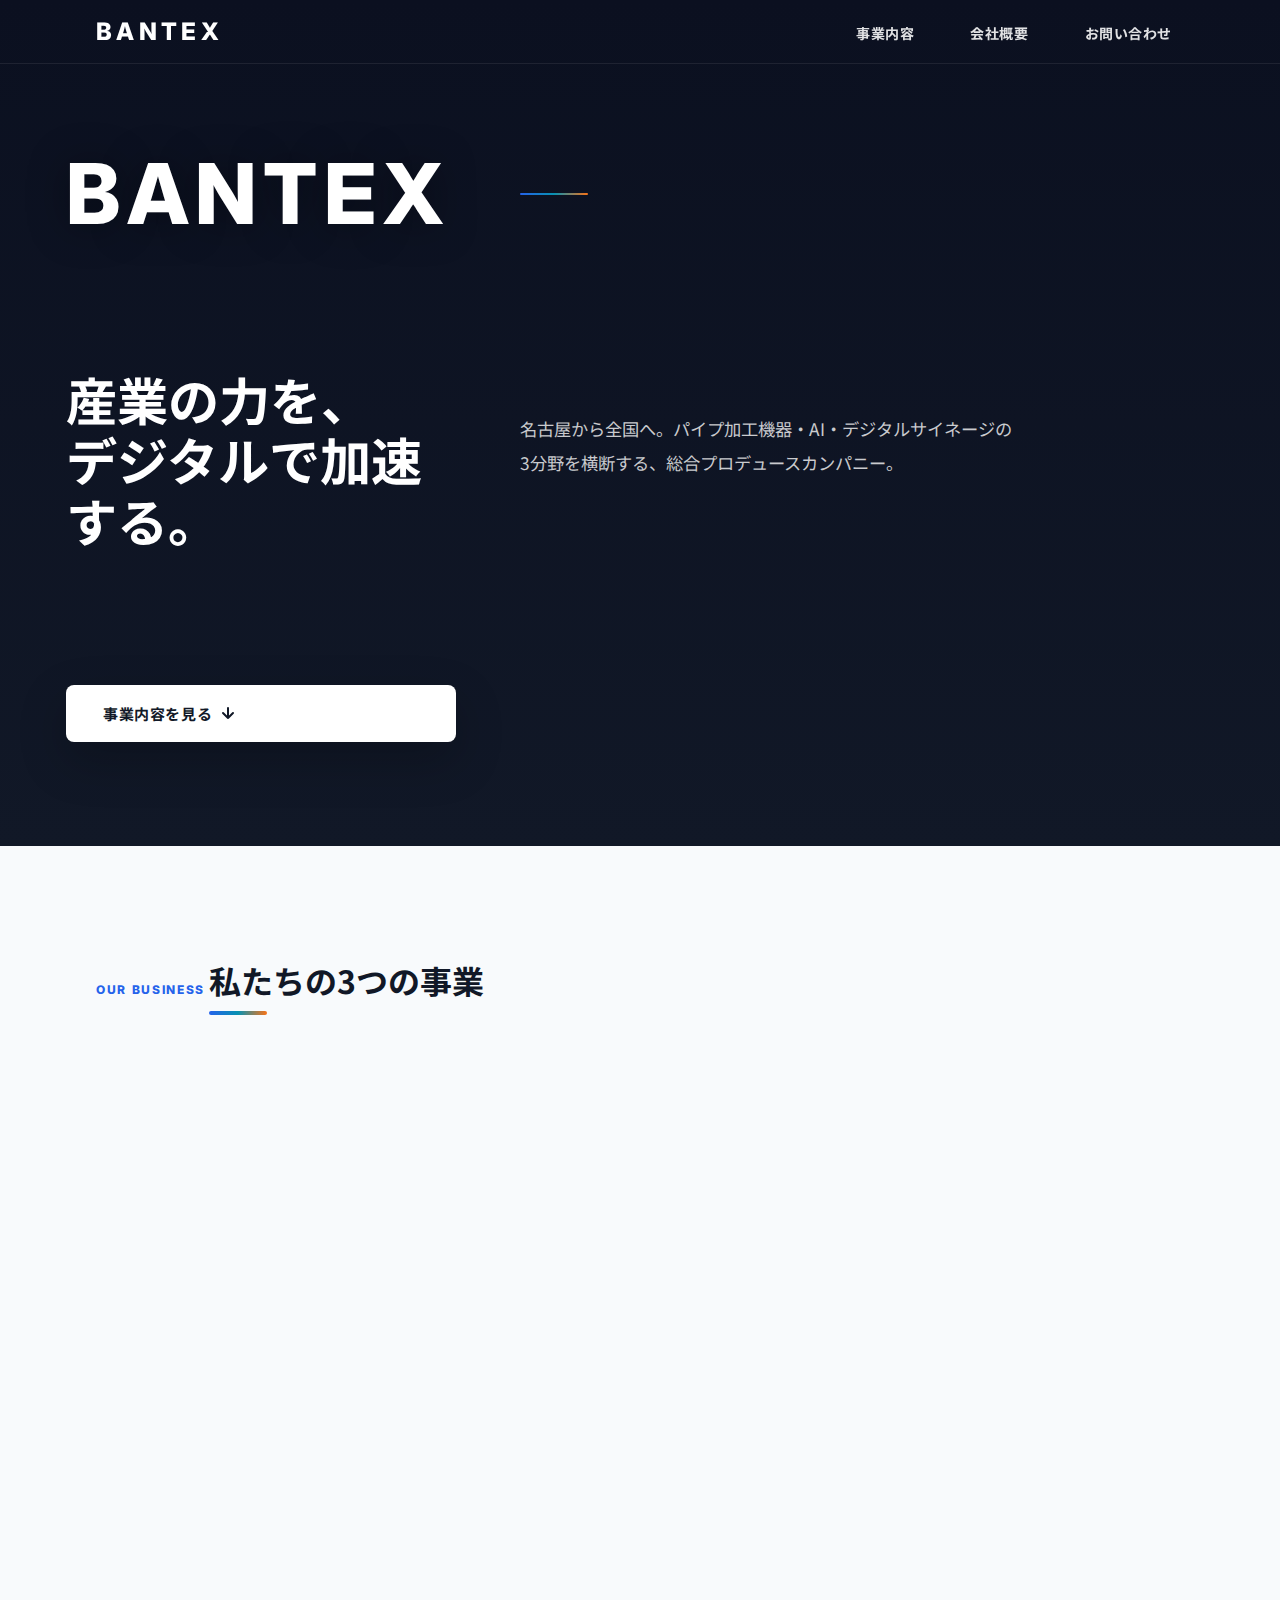
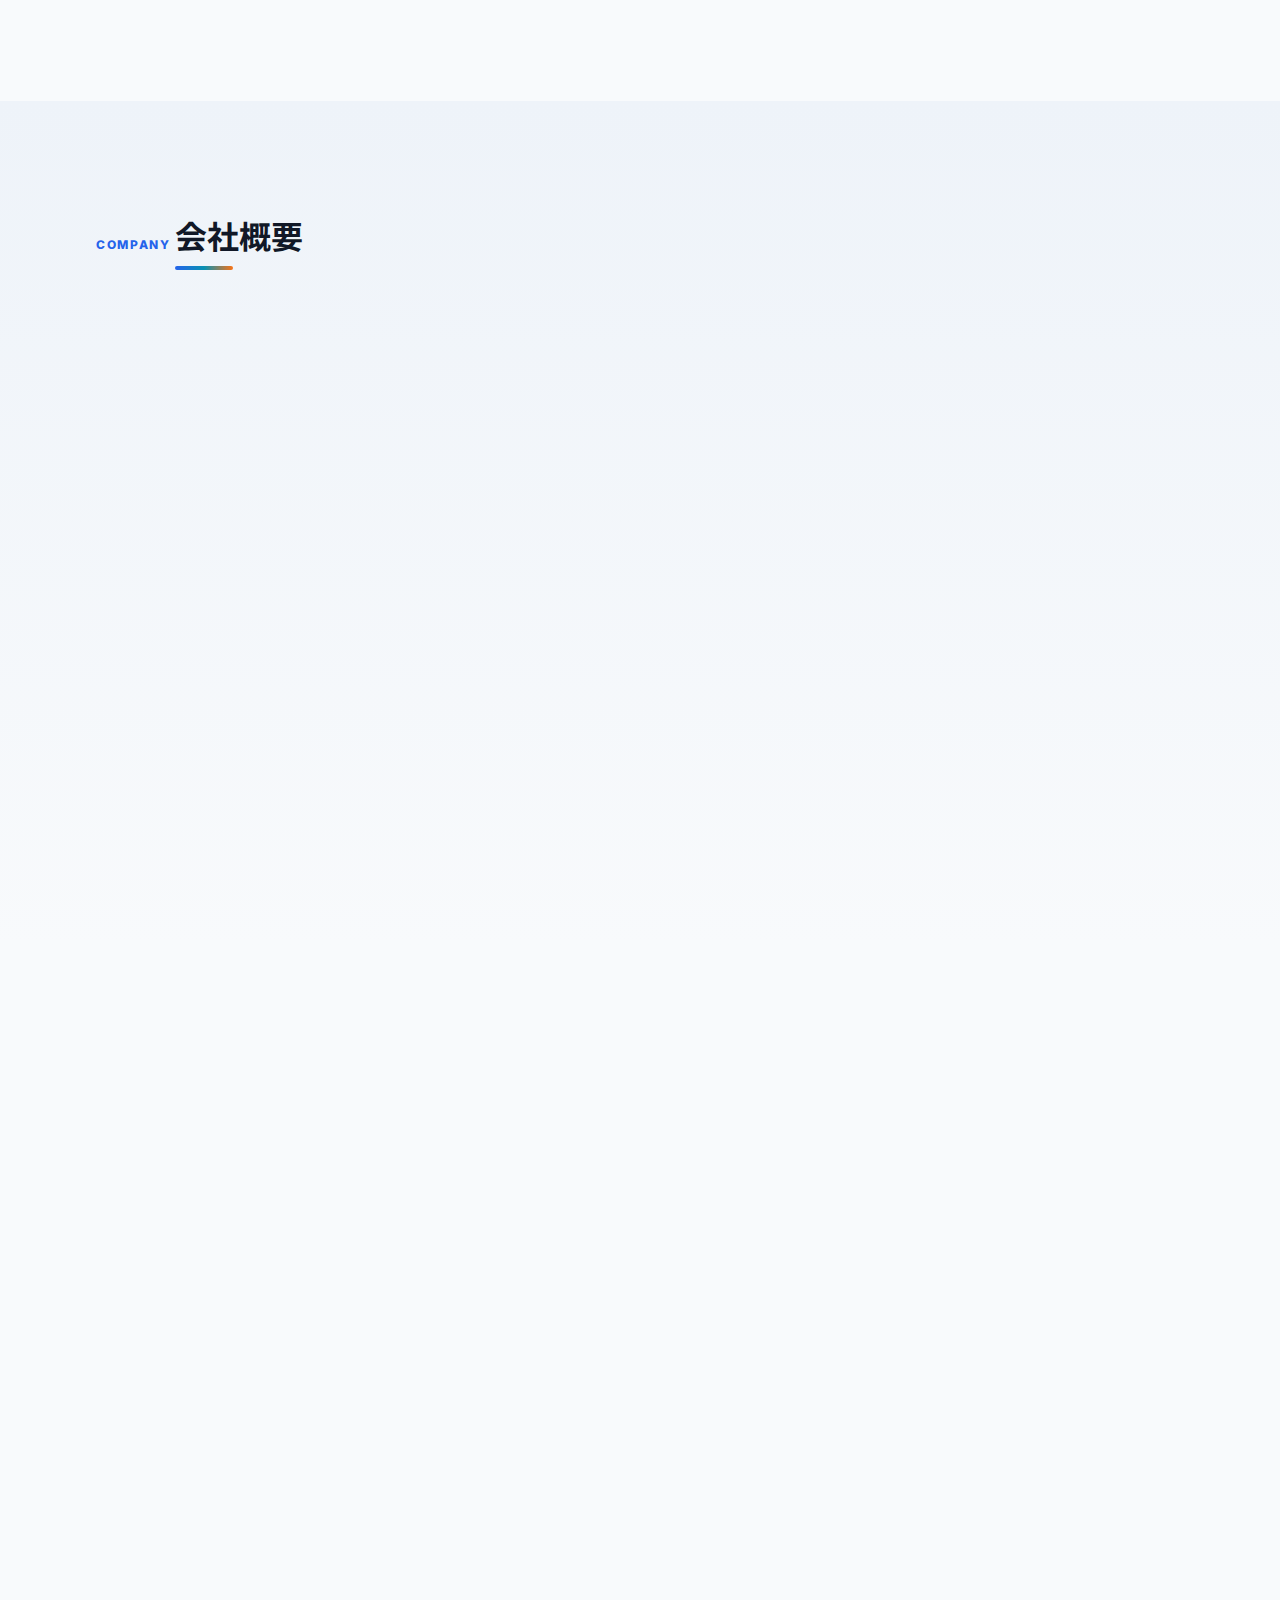
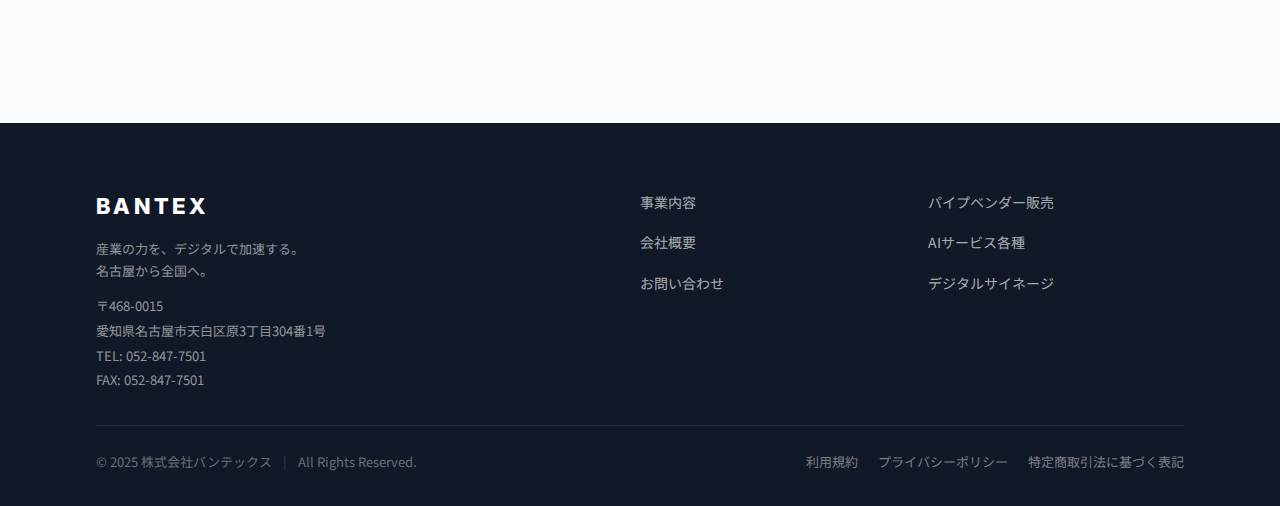
<file: index.html>
<!DOCTYPE html>
<html lang="ja">
<head>
  <meta charset="UTF-8">
  <meta name="viewport" content="width=device-width, initial-scale=1.0">
  <title>株式会社バンテックス | パイプベンダー・AI・デジタルサイネージの総合プロデュース</title>
  <meta name="description" content="株式会社バンテックスは愛知県名古屋市を拠点とする総合プロデュースカンパニーです。パイプベンダー（産業機器・工作機械）の販売、AI導入支援・AIソリューション、小型デジタルサイネージの3分野を横断したサービスを提供しています。">
  <meta name="keywords" content="バンテックス,BANTEX,パイプベンダー,パイプ加工機械,AI導入支援,AIソリューション,デジタルサイネージ,名古屋,愛知">
  <meta name="author" content="株式会社バンテックス">
  <meta name="google-site-verification" content="fE7Fgs6Lf_Fhpw_e3lkJZUnR_EyknArr9uVxzGZcj50">
  <meta name="robots" content="index, follow">

  <!-- Canonical -->
  <link rel="canonical" href="https://bantex.jp/">

  <!-- Open Graph -->
  <meta property="og:type" content="website">
  <meta property="og:url" content="https://bantex.jp/">
  <meta property="og:title" content="株式会社バンテックス | パイプベンダー・AI・デジタルサイネージの総合プロデュース">
  <meta property="og:description" content="名古屋から全国へ。パイプ加工機器・AI・デジタルサイネージの3分野を横断する総合プロデュースカンパニー。">
  <meta property="og:site_name" content="株式会社バンテックス">
  <meta property="og:locale" content="ja_JP">

  <!-- Twitter Card -->
  <meta name="twitter:card" content="summary">
  <meta name="twitter:title" content="株式会社バンテックス | 総合プロデュースカンパニー">
  <meta name="twitter:description" content="名古屋から全国へ。パイプ加工機器・AI・デジタルサイネージの3分野を横断する総合プロデュースカンパニー。">

  <!-- Google Fonts -->
  <link rel="preconnect" href="https://fonts.googleapis.com">
  <link rel="preconnect" href="https://fonts.gstatic.com" crossorigin>
  <link href="https://fonts.googleapis.com/css2?family=Inter:wght@800&family=Noto+Sans+JP:wght@400;700&display=swap" rel="stylesheet">

  <!-- Stylesheet -->
  <link rel="stylesheet" href="style.css">

  <!-- Structured Data: Organization -->
  <script type="application/ld+json">
  {
    "@context": "https://schema.org",
    "@type": "Organization",
    "name": "株式会社バンテックス",
    "alternateName": "BANTEX Inc.",
    "url": "https://bantex.jp/",
    "description": "パイプベンダー販売・AI導入支援・デジタルサイネージ販売の3分野を横断する総合プロデュースカンパニー",
    "address": {
      "@type": "PostalAddress",
      "postalCode": "468-0015",
      "streetAddress": "原3丁目304番1号",
      "addressLocality": "名古屋市天白区",
      "addressRegion": "愛知県",
      "addressCountry": "JP"
    },
    "telephone": "+81-52-847-7501",
    "faxNumber": "+81-52-847-7501",
    "email": "info@bantex.jp",
    "areaServed": {
      "@type": "Country",
      "name": "JP"
    },
    "knowsAbout": ["パイプベンダー", "パイプ加工機械", "AI導入支援", "AIソリューション", "デジタルサイネージ", "DX推進", "X（旧Twitter）AI自動投稿", "公募・入札案件検索", "LINE AI自動応答", "HP自動生成", "不動産市場分析", "商圏分析", "士業商圏分析"],
    "hasOfferCatalog": {
      "@type": "OfferCatalog",
      "name": "AIサービス一覧",
      "url": "https://bantex.jp/ai-services.html",
      "itemListElement": [
        {
          "@type": "Offer",
          "itemOffered": {
            "@type": "Service",
            "name": "X（旧Twitter）AI自動投稿",
            "description": "HPのURLを登録するだけで、AIが毎日自動的にX（旧Twitter）に投稿。年730投稿を完全自動化。",
            "url": "https://tweet.bantex.jp/",
            "category": "X自動投稿"
          }
        },
        {
          "@type": "Offer",
          "itemOffered": {
            "@type": "Service",
            "name": "公募ナビAI",
            "description": "会社URLか事業内容を入力するだけで、全国の行政案件からAIが最適な公募・入札情報を毎朝メールでお届け。",
            "url": "https://koubo-navi.bantex.jp/",
            "category": "公募・入札案件検索"
          }
        },
        {
          "@type": "Offer",
          "itemOffered": {
            "@type": "Service",
            "name": "ココトモ カスタマー",
            "description": "LINE×AIで顧客対応を24時間自動化。LINE友達登録だけでAIが自動対応。",
            "url": "https://kokotomodashboard.bantex.jp/lp/",
            "category": "LINE×AI"
          }
        },
        {
          "@type": "Offer",
          "itemOffered": {
            "@type": "Service",
            "name": "事業立ち上げパック",
            "description": "事業計画・HP・ロゴ・SNS戦略を一括サポート。最短1週間で納品。",
            "url": "https://jigyo.bantex.jp/",
            "category": "事業立ち上げ支援"
          }
        },
        {
          "@type": "Offer",
          "itemOffered": {
            "@type": "Service",
            "name": "AI不動産市場レポート",
            "description": "エリア名入力で政府統計データをもとに不動産市場レポートを自動生成。全国1,892エリア対応。",
            "url": "https://ai-fudosan.bantex.jp/",
            "category": "不動産市場分析"
          }
        },
        {
          "@type": "Offer",
          "itemOffered": {
            "@type": "Service",
            "name": "AI出店商圏レポート",
            "description": "エリア名入力で政府統計データをもとに商圏レポートを自動生成。人口・競合・消費力をAI分析。全国1,892エリア対応。",
            "url": "https://ai-shoken.bantex.jp/",
            "category": "商圏分析"
          }
        },
        {
          "@type": "Offer",
          "itemOffered": {
            "@type": "Service",
            "name": "AI士業商圏レポート",
            "description": "エリアを選ぶだけで税理士・弁護士・社労士など6種類の士業の商圏レポートを一括生成。全国1,892エリア対応。",
            "url": "https://ai-shigyo.bantex.jp/",
            "category": "士業商圏分析"
          }
        },
        {
          "@type": "Offer",
          "itemOffered": {
            "@type": "Service",
            "name": "OnePage-Flash",
            "description": "テキストを入力するだけでAIがホームページを自動生成。個人・店舗向け。",
            "url": "https://oneflash.bantex.jp/",
            "category": "HP自動生成"
          }
        },
        {
          "@type": "Offer",
          "itemOffered": {
            "@type": "Service",
            "name": "KUROKO PLUS",
            "description": "リアルタイム要約・用語解説・矛盾検知など7機能で会話をサポートする会話支援AI。",
            "url": "https://kuroko.bantex.jp/",
            "category": "会話支援AI"
          }
        }
      ]
    }
  }
  </script>

  <!-- Structured Data: WebSite (サイト内検索認識用) -->
  <script type="application/ld+json">
  {
    "@context": "https://schema.org",
    "@type": "WebSite",
    "name": "株式会社バンテックス",
    "alternateName": "BANTEX",
    "url": "https://bantex.jp/"
  }
  </script>

  <!-- Structured Data: LocalBusiness (Google Maps / ローカル検索用) -->
  <script type="application/ld+json">
  {
    "@context": "https://schema.org",
    "@type": "LocalBusiness",
    "name": "株式会社バンテックス",
    "alternateName": "BANTEX Inc.",
    "url": "https://bantex.jp/",
    "telephone": "+81-52-847-7500",
    "email": "info@bantex.jp",
    "address": {
      "@type": "PostalAddress",
      "postalCode": "468-0015",
      "streetAddress": "原3丁目304番1号",
      "addressLocality": "名古屋市天白区",
      "addressRegion": "愛知県",
      "addressCountry": "JP"
    },
    "openingHours": "Mo-Fr 09:00-18:00",
    "priceRange": "$$",
    "description": "パイプベンダー販売・AIサービス・デジタルサイネージ販売の総合プロデュースカンパニー。名古屋市天白区。"
  }
  </script>

  <!-- Structured Data: Speakable (音声AI・AIO対策) -->
  <script type="application/ld+json">
  {
    "@context": "https://schema.org",
    "@type": "WebPage",
    "name": "株式会社バンテックス",
    "speakable": {
      "@type": "SpeakableSpecification",
      "cssSelector": [".hero-tagline", ".hero-sub", ".card-title", ".card-catch"]
    },
    "url": "https://bantex.jp/"
  }
  </script>

  <!-- Structured Data: FAQPage (AIO対策) -->
  <script type="application/ld+json">
  {
    "@context": "https://schema.org",
    "@type": "FAQPage",
    "mainEntity": [
      {
        "@type": "Question",
        "name": "株式会社バンテックスはどのような会社ですか？",
        "acceptedAnswer": {
          "@type": "Answer",
          "text": "株式会社バンテックスは愛知県名古屋市天白区を拠点とする総合プロデュースカンパニーです。パイプベンダー（産業機器・工作機械）の販売、AIサービス各種（OnePage-Flash、X自動投稿、公募ナビAI等9種類）、小型デジタルサイネージ販売の3事業を展開しています。"
        }
      },
      {
        "@type": "Question",
        "name": "バンテックスの所在地と連絡先は？",
        "acceptedAnswer": {
          "@type": "Answer",
          "text": "所在地は〒468-0015 愛知県名古屋市天白区原3丁目304番1号です。電話番号は052-847-7501、メールアドレスはinfo@bantex.jpです。営業時間は平日9:00〜18:00です。"
        }
      },
      {
        "@type": "Question",
        "name": "バンテックスのAIサービスにはどのようなものがありますか？",
        "acceptedAnswer": {
          "@type": "Answer",
          "text": "X（旧Twitter）AI自動投稿、公募ナビAI、OnePage-Flash（HP自動生成）、ココトモカスタマー（LINE×AI自動応答）、事業立ち上げパック、AI不動産市場レポート、AI出店商圏レポート、AI士業商圏レポート、KUROKO PLUS（会話支援AI）の9種類を提供しています。詳細はai-services.htmlをご覧ください。"
        }
      }
    ]
  }
  </script>
</head>
<body>

  <!-- ── Skip Navigation ────────────────────────────────── -->
  <a class="skip-nav" href="#main-content">本文へスキップ</a>

  <!-- ── Hamburger toggle (CSS-only state) ─────────────── -->
  <input type="checkbox" id="nav-toggle" aria-hidden="true">

  <!-- ── Mobile Drawer ─────────────────────────────────── -->
  <nav class="mobile-nav" aria-label="モバイルナビゲーション">
    <ul>
      <li><a href="#services" onclick="document.getElementById('nav-toggle').checked=false;">事業内容</a></li>
      <li><a href="#about"    onclick="document.getElementById('nav-toggle').checked=false;">会社概要</a></li>
      <li><a href="#contact"  onclick="document.getElementById('nav-toggle').checked=false;">お問い合わせ</a></li>
    </ul>
  </nav>

  <!-- Overlay closes menu when tapped -->
  <label class="nav-overlay" for="nav-toggle" aria-hidden="true"></label>

  <!-- ── Header ─────────────────────────────────────────── -->
  <header class="site-header" id="site-header">
    <div class="container">
      <div class="header-inner">

        <!-- Logo -->
        <a href="#" class="site-logo" aria-label="BANTEX トップページへ">BANTEX</a>

        <!-- Desktop Navigation -->
        <nav class="primary-nav" aria-label="メインナビゲーション">
          <ul>
            <li><a href="#services">事業内容</a></li>
            <li><a href="#about">会社概要</a></li>
            <li><a href="#contact">お問い合わせ</a></li>
          </ul>
        </nav>

        <!-- Hamburger -->
        <label class="nav-toggle-label" for="nav-toggle" aria-label="メニューを開く">
          <span></span>
          <span></span>
          <span></span>
        </label>

      </div>
    </div>
  </header>

  <!-- ══════════════════════════════════════════════════════
       MAIN
  ═══════════════════════════════════════════════════════ -->
  <main id="main-content">

    <!-- ── Hero ──────────────────────────────────────────── -->
    <section class="hero" aria-label="ヒーローセクション">
      <!-- Decorative center line -->
      <div class="hero-deco" aria-hidden="true"></div>

      <div class="hero-inner">
        <p class="hero-brand" aria-label="BANTEX">BANTEX</p>
        <div class="hero-accent-line" aria-hidden="true"></div>
        <h1 class="hero-tagline">産業の力を、デジタルで加速する。</h1>
        <p class="hero-sub">
          名古屋から全国へ。パイプ加工機器・AI・デジタルサイネージの<br>
          3分野を横断する、総合プロデュースカンパニー。
        </p>
        <a href="#services" class="btn-cta">
          事業内容を見る
          <svg aria-hidden="true" width="16" height="16" viewBox="0 0 16 16" fill="none" xmlns="http://www.w3.org/2000/svg">
            <path d="M8 3v10M3 8l5 5 5-5" stroke="currentColor" stroke-width="2" stroke-linecap="round" stroke-linejoin="round"/>
          </svg>
        </a>

        <!-- Scroll hint -->
        <div class="hero-scroll" aria-hidden="true">
          <div class="hero-scroll-line"></div>
          <span class="hero-scroll-text">scroll</span>
        </div>
      </div>
    </section>

    <!-- ── Services ──────────────────────────────────────── -->
    <section class="services" id="services" aria-labelledby="services-heading">
      <div class="container">

        <div class="section-intro section-heading-wrap">
          <p class="section-label">Our Business</p>
          <h2 class="section-heading" id="services-heading">私たちの3つの事業</h2>
        </div>

        <div class="services-grid">

          <!-- Card 01: パイプベンダー -->
          <article class="service-card fade-in">
            <div class="card-number" aria-hidden="true">01</div>
            <div class="card-icon" aria-hidden="true">
              <!-- Pipe bender icon: stylized pipe with bend -->
              <svg viewBox="0 0 26 26" xmlns="http://www.w3.org/2000/svg" aria-hidden="true">
                <path d="M4 20h6a8 8 0 0 0 8-8V4"/>
                <circle cx="4" cy="20" r="2"/>
                <circle cx="18" cy="4" r="2"/>
                <path d="M18 8v4M22 4h-4"/>
              </svg>
            </div>
            <h3 class="card-title">パイプベンダー販売</h3>
            <p class="card-catch">現場を支える、確かな機械。</p>
            <p class="card-desc">
              産業現場の配管・加工ニーズに応える、高精度パイプベンダーおよび工作機械の販売・導入支援を行います。豊富な機種ラインナップと専門的な技術サポートで、製造現場の生産性向上を実現します。
            </p>
            <div class="card-tags">
              <span class="card-tag">産業機器</span>
              <span class="card-tag">工作機械</span>
              <span class="card-tag">導入支援</span>
            </div>
          </article>

          <!-- Card 02: AI -->
          <article class="service-card fade-in">
            <div class="card-number" aria-hidden="true">02</div>
            <div class="card-icon" aria-hidden="true">
              <!-- AI icon: circuit/brain -->
              <svg viewBox="0 0 26 26" xmlns="http://www.w3.org/2000/svg" aria-hidden="true">
                <circle cx="13" cy="13" r="4"/>
                <path d="M13 3v3M13 20v3M3 13h3M20 13h3"/>
                <path d="M6.22 6.22l2.12 2.12M17.66 17.66l2.12 2.12M6.22 19.78l2.12-2.12M17.66 8.34l2.12-2.12"/>
              </svg>
            </div>
            <h3 class="card-title">AIサービス各種</h3>
            <p class="card-catch">業務を変える、賢い仕組み。</p>
            <p class="card-desc">
              最新AI技術の導入支援からカスタムAIソリューションの開発・実装まで、企業のデジタルトランスフォーメーションを包括的にサポート。OnePage-Flashをはじめ、様々なAIサービスを展開中。
            </p>
            <div class="card-tags">
              <span class="card-tag">OnePage-Flash</span>
              <span class="card-tag">AI導入支援</span>
              <span class="card-tag">DX推進</span>
            </div>
            <a href="ai-services.html" class="card-link">サービス一覧を見る &rarr;</a>
          </article>

          <!-- Card 03: デジタルサイネージ -->
          <article class="service-card fade-in">
            <div class="card-number" aria-hidden="true">03</div>
            <div class="card-icon" aria-hidden="true">
              <!-- Display/screen icon -->
              <svg viewBox="0 0 26 26" xmlns="http://www.w3.org/2000/svg" aria-hidden="true">
                <rect x="2" y="4" width="22" height="15" rx="2"/>
                <path d="M8 23h10M13 19v4"/>
                <path d="M6 9h14M6 12h8"/>
              </svg>
            </div>
            <h3 class="card-title">デジタルサイネージ販売</h3>
            <p class="card-catch">空間を活かす、伝わる表示。</p>
            <p class="card-desc">
              店舗・オフィス・施設など様々なシーンで活躍する小型デジタルサイネージの販売・設置サポートを提供。省スペースながら高い訴求力を持つソリューションで、情報発信・ブランディングを効果的に実現します。
            </p>
            <div class="card-tags">
              <span class="card-tag">小型サイネージ</span>
              <span class="card-tag">情報発信</span>
              <span class="card-tag">設置支援</span>
            </div>
            <a href="https://visioncreative.bantex.jp/" target="_blank" rel="noopener noreferrer" class="card-link">詳しく見る &rarr;</a>
          </article>

        </div>
      </div>
    </section>

    <!-- ── About ──────────────────────────────────────────── -->
    <section class="about" id="about" aria-labelledby="about-heading">
      <div class="container">

        <div class="section-intro section-heading-wrap">
          <p class="section-label">Company</p>
          <h2 class="section-heading" id="about-heading">会社概要</h2>
        </div>

        <div class="about-grid">

          <!-- Company table -->
          <div class="fade-in">
            <table class="company-table">
              <caption>株式会社バンテックス 会社概要</caption>
              <tbody>
                <tr>
                  <th scope="row">社名</th>
                  <td>株式会社バンテックス<br><span style="font-family:'Inter',sans-serif;font-weight:700;font-size:0.85em;letter-spacing:0.08em;color:#777;">BANTEX Inc.</span></td>
                </tr>
                <tr>
                  <th scope="row">代表者</th>
                  <td>代表取締役 番野政彦</td>
                </tr>
                <tr>
                  <th scope="row">事業内容</th>
                  <td>総合プロデュースカンパニー<br>パイプベンダー販売 / AIサービス各種 / デジタルサイネージ販売</td>
                </tr>
                <tr>
                  <th scope="row">所在地</th>
                  <td>
                    <address style="font-style:normal;">
                      〒468-0015<br>
                      愛知県名古屋市天白区原3丁目304番1号
                    </address>
                  </td>
                </tr>
                <tr>
                  <th scope="row">TEL / FAX</th>
                  <td><a href="tel:052-847-7501">052-847-7501</a></td>
                </tr>
                <tr>
                  <th scope="row">Email</th>
                  <td><a href="mailto:info@bantex.jp">info@bantex.jp</a></td>
                </tr>
                <tr>
                  <th scope="row">適格事業者番号<br><span style="font-weight:400;font-size:0.85em;">(インボイス)</span></th>
                  <td>
                    <span class="invoice-badge">
                      <svg aria-hidden="true" width="14" height="14" viewBox="0 0 14 14" fill="none" xmlns="http://www.w3.org/2000/svg">
                        <path d="M7 1L8.8 5.2L13 5.7L9.9 8.7L10.8 13L7 10.8L3.2 13L4.1 8.7L1 5.7L5.2 5.2L7 1Z" stroke="#1A2332" stroke-width="1.3" stroke-linejoin="round"/>
                      </svg>
                      T2-1800-0111-7740
                    </span>
                  </td>
                </tr>
              </tbody>
            </table>
          </div>

          <!-- Deco panel -->
          <aside class="about-deco fade-in" aria-label="企業理念">
            <p class="about-deco-title">BANTEX について</p>
            <p class="about-deco-body">
              私たちは「産業の力をデジタルで加速する」をビジョンに掲げ、名古屋を拠点として全国の企業様へ多様なソリューションを提供しています。
            </p>
            <p class="about-deco-body">
              機械・AI・映像という異なる3領域を横断的に扱えるのがバンテックスの強み。ワンストップで最適な提案をいたします。
            </p>
            <div class="about-stat">
              <span class="about-stat-num">3</span>
              <span class="about-stat-label">事業領域を横断するプロデュース力</span>
            </div>
          </aside>

        </div>
      </div>
    </section>

    <!-- ── Contact ────────────────────────────────────────── -->
    <section class="contact" id="contact" aria-labelledby="contact-heading">
      <div class="container">
        <div class="contact-inner fade-in">

          <div class="section-intro section-heading-wrap" style="text-align:center;">
            <p class="section-label">Contact</p>
            <h2 class="section-heading" id="contact-heading" style="display:inline-block;text-align:left;">お問い合わせ</h2>
          </div>

          <p class="contact-lead">ご相談・お見積りはお気軽に</p>
          <p class="contact-sub">通常1営業日以内にご返信いたします。</p>

          <div class="contact-btns">
            <!-- Mail CTA -->
            <a href="mailto:info@bantex.jp" class="btn-contact-primary" aria-label="メールでお問い合わせ">
              <svg class="btn-icon" aria-hidden="true" viewBox="0 0 20 20" fill="none" xmlns="http://www.w3.org/2000/svg">
                <rect x="2" y="4" width="16" height="12" rx="2" stroke="currentColor" stroke-width="1.6"/>
                <path d="M2 7l8 5 8-5" stroke="currentColor" stroke-width="1.6" stroke-linecap="round"/>
              </svg>
              メールで相談する
            </a>
            <!-- LINE CTA -->
            <a href="https://lin.ee/5b8JT4C" target="_blank" rel="noopener noreferrer" class="btn-contact-line" aria-label="LINEでお問い合わせ">
              <svg class="btn-icon" aria-hidden="true" viewBox="0 0 20 20" fill="none" xmlns="http://www.w3.org/2000/svg">
                <path d="M10 2C5.58 2 2 4.92 2 8.5c0 2.34 1.53 4.39 3.82 5.52-.13.48-.49 1.78-.56 2.05-.09.34.12.33.26.24.11-.07 1.76-1.2 2.48-1.69.63.09 1.3.14 2 .14 4.42 0 8-2.92 8-6.5S14.42 2 10 2Z" fill="currentColor"/>
                <path d="M6.5 7.2v3.1M6.5 10.3h1.8M9 7.2v3.1M9 10.3l2-3.1v3.1M12.2 7.2h2M13.2 7.2v3.1M12.2 10.3h2" stroke="#fff" stroke-width=".9" stroke-linecap="round" stroke-linejoin="round" fill="none"/>
              </svg>
              LINEで相談する
            </a>
            <!-- Tel CTA -->
            <a href="tel:052-847-7501" class="btn-contact-secondary" aria-label="電話でお問い合わせ">
              <svg class="btn-icon" aria-hidden="true" viewBox="0 0 20 20" fill="none" xmlns="http://www.w3.org/2000/svg">
                <path d="M4 3h3.5l1.5 4-2 1.5c1 2 2.5 3.5 4.5 4.5L13 11l4 1.5V16c0 .6-.4 1-1 1C6.3 17 3 13.7 3 4c0-.6.4-1 1-1Z" stroke="currentColor" stroke-width="1.6" stroke-linejoin="round"/>
              </svg>
              電話で相談する
            </a>
          </div>

          <!-- Contact details -->
          <div class="contact-info-strip">
            <div class="contact-info-item">
              <svg aria-hidden="true" width="16" height="16" viewBox="0 0 16 16" fill="none" xmlns="http://www.w3.org/2000/svg">
                <rect x="1" y="3" width="14" height="10" rx="1.5" stroke="#888" stroke-width="1.4"/>
                <path d="M1 6l7 4 7-4" stroke="#888" stroke-width="1.4" stroke-linecap="round"/>
              </svg>
              <a href="mailto:info@bantex.jp" style="color:var(--color-accent);text-decoration:underline;text-underline-offset:3px;">info@bantex.jp</a>
            </div>
            <div class="contact-info-item">
              <svg aria-hidden="true" width="16" height="16" viewBox="0 0 16 16" fill="none" xmlns="http://www.w3.org/2000/svg">
                <path d="M3 2.5h2.8l1.2 3.2L5.4 7c.8 1.6 2 2.8 3.6 3.6l1.3-1.6L13.5 10v2.8c0 .4-.3.7-.7.7C5 13.5 2.5 11 2.5 3.2c0-.4.3-.7.7-.7H3Z" stroke="#888" stroke-width="1.4" stroke-linejoin="round"/>
              </svg>
              <span><strong>052-847-7501</strong> <span style="opacity:.6;">(平日 9:00〜18:00)</span></span>
            </div>
            <div class="contact-info-item">
              <svg aria-hidden="true" width="16" height="16" viewBox="0 0 16 16" fill="none" xmlns="http://www.w3.org/2000/svg">
                <path d="M8 1.5C5.5 1.5 3.5 3.5 3.5 6c0 3.5 4.5 8.5 4.5 8.5s4.5-5 4.5-8.5C12.5 3.5 10.5 1.5 8 1.5Z" stroke="#888" stroke-width="1.4"/>
                <circle cx="8" cy="6" r="1.5" stroke="#888" stroke-width="1.4"/>
              </svg>
              <span>愛知県名古屋市天白区原3丁目304番1号</span>
            </div>
          </div>

        </div>
      </div>
    </section>

  </main>

  <!-- ── Footer ─────────────────────────────────────────── -->
  <footer class="site-footer" role="contentinfo">
    <div class="container">
      <div class="footer-inner">

        <!-- Brand -->
        <div class="footer-brand">
          <span class="footer-logo">BANTEX</span>
          <p class="footer-tagline">産業の力を、デジタルで加速する。<br>名古屋から全国へ。</p>
          <address class="footer-address">
            〒468-0015<br>
            愛知県名古屋市天白区原3丁目304番1号<br>
            TEL: <a href="tel:052-847-7501" style="color:rgba(255,255,255,0.55);">052-847-7501</a><br>
            FAX: 052-847-7501
          </address>
        </div>

        <!-- Site nav -->
        <nav class="footer-nav" aria-label="フッターナビゲーション">
          <ul>
            <li><a href="#services">事業内容</a></li>
            <li><a href="#about">会社概要</a></li>
            <li><a href="#contact">お問い合わせ</a></li>
          </ul>
        </nav>

        <!-- Business areas -->
        <div class="footer-nav">
          <ul>
            <li><a href="#services">パイプベンダー販売</a></li>
            <li><a href="#services">AIサービス各種</a></li>
            <li><a href="#services">デジタルサイネージ</a></li>
          </ul>
        </div>

      </div>

      <!-- Bottom bar -->
      <div class="footer-bottom">
        <p class="footer-copy">
          &copy; 2025 株式会社バンテックス
          <span class="footer-divider">|</span>
          All Rights Reserved.
        </p>
        <div class="footer-legal-links">
          <a href="terms.html">利用規約</a>
          <a href="privacy.html">プライバシーポリシー</a>
          <a href="tokushoho.html">特定商取引法に基づく表記</a>
        </div>
      </div>

    </div>
  </footer>

  <!-- ── Minimal Vanilla JS ─────────────────────────────── -->
  <script>
    (function () {
      'use strict';

      // ── Header scroll effect ──────────────────────────
      var header = document.getElementById('site-header');
      var scrollThreshold = 60;

      function onScroll() {
        if (window.scrollY > scrollThreshold) {
          header.classList.add('scrolled');
        } else {
          header.classList.remove('scrolled');
        }
      }

      window.addEventListener('scroll', onScroll, { passive: true });
      onScroll(); // run once on load

      // ── Intersection Observer: fade-in ────────────────
      if ('IntersectionObserver' in window) {
        var fadeEls = document.querySelectorAll('.fade-in');
        var observer = new IntersectionObserver(
          function (entries) {
            entries.forEach(function (entry) {
              if (entry.isIntersecting) {
                entry.target.classList.add('is-visible');
                observer.unobserve(entry.target);
              }
            });
          },
          { threshold: 0.12 }
        );
        fadeEls.forEach(function (el) {
          observer.observe(el);
        });
      } else {
        // Fallback: show all immediately
        document.querySelectorAll('.fade-in').forEach(function (el) {
          el.classList.add('is-visible');
        });
      }

      // ── Close mobile nav on anchor click ─────────────
      document.querySelectorAll('.mobile-nav a').forEach(function (link) {
        link.addEventListener('click', function () {
          document.getElementById('nav-toggle').checked = false;
        });
      });

    }());
  </script>

</body>
</html>
</file>
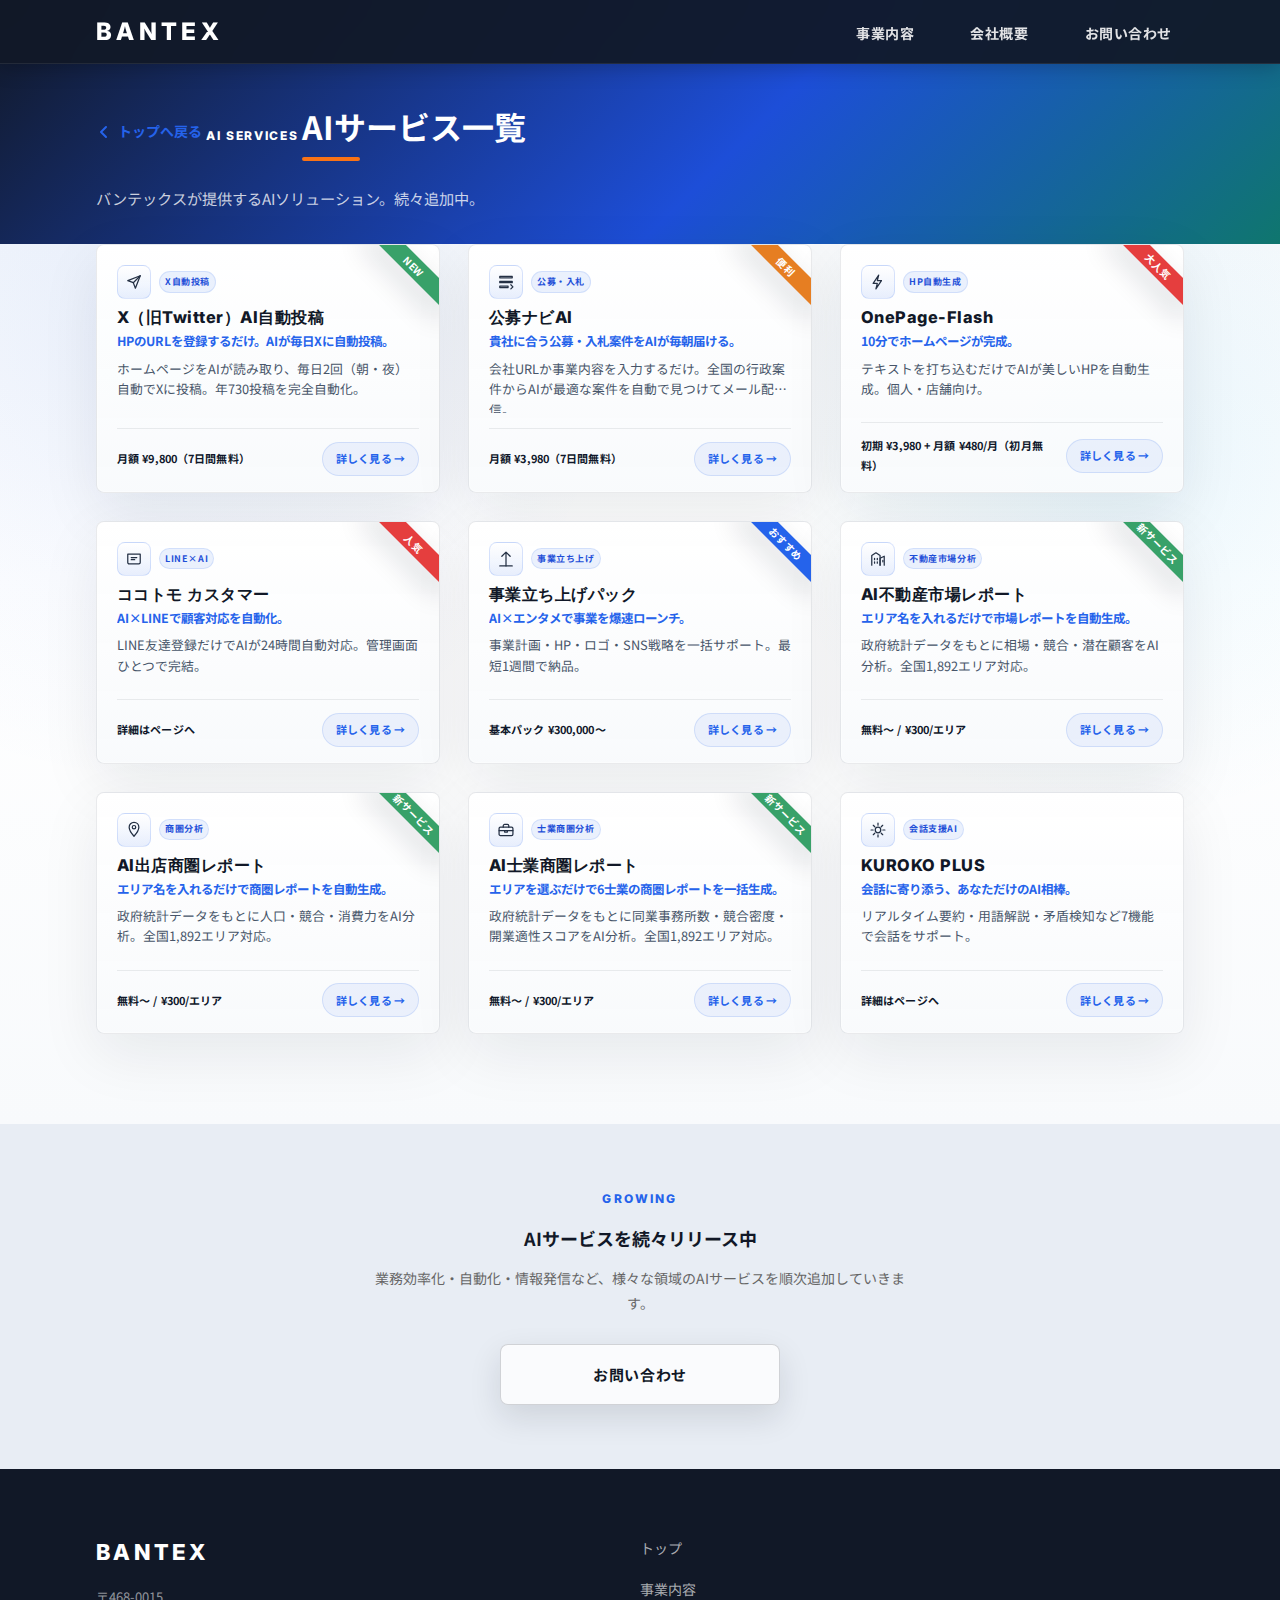
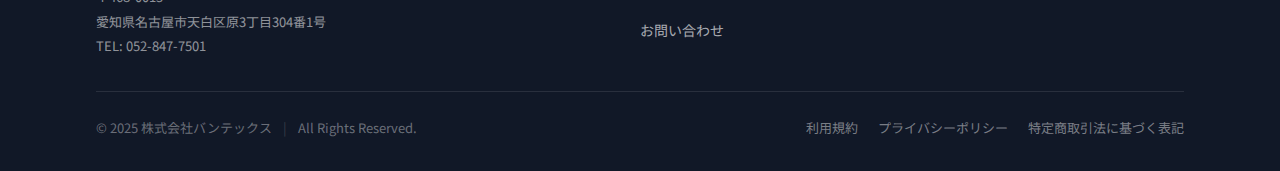
<file: ai-services.html>
<!DOCTYPE html>
<html lang="ja">
<head>
  <meta charset="UTF-8">
  <meta name="viewport" content="width=device-width, initial-scale=1.0">
  <title>AIサービス一覧 | 株式会社バンテックス</title>
  <meta name="description" content="株式会社バンテックスが提供するAIサービスの一覧です。X（旧Twitter）AI自動投稿、公募ナビAI、OnePage-Flash、KUROKO PLUS、事業立ち上げパック、AI不動産市場レポート、AI出店商圏レポート、AI士業商圏レポートをはじめ、ビジネスのデジタル化を支援するAIソリューションを展開中。">
  <meta name="keywords" content="AIサービス,AI導入,X自動投稿,SNS自動化,公募,入札,公募ナビ,LINE自動応答,HP自動生成,不動産市場分析,商圏分析,士業商圏分析,事業立ち上げ,会話支援AI,バンテックス,BANTEX,名古屋">
  <meta name="author" content="株式会社バンテックス">
  <meta name="robots" content="index, follow">
  <link rel="canonical" href="https://bantex.jp/ai-services.html">

  <meta property="og:type" content="website">
  <meta property="og:url" content="https://bantex.jp/ai-services.html">
  <meta property="og:title" content="AIサービス一覧 | 株式会社バンテックス">
  <meta property="og:description" content="X（旧Twitter）AI自動投稿、公募ナビAI、LINE×AI自動応答、HP自動生成、不動産市場分析、商圏分析、士業商圏分析、事業立ち上げ支援、会話支援AI。名古屋発のAIソリューションを続々展開中。">
  <meta property="og:site_name" content="株式会社バンテックス">
  <meta property="og:locale" content="ja_JP">

  <meta name="twitter:card" content="summary">
  <meta name="twitter:title" content="AIサービス一覧 | 株式会社バンテックス">
  <meta name="twitter:description" content="X（旧Twitter）AI自動投稿、公募ナビAI、LINE×AI自動応答、HP自動生成、不動産・商圏・士業商圏分析など。名古屋発のAIソリューションを続々展開中。">

  <!-- Structured Data: ItemList (各サービスをリスト化) -->
  <script type="application/ld+json">
  {
    "@context": "https://schema.org",
    "@type": "ItemList",
    "name": "バンテックス AIサービス一覧",
    "description": "株式会社バンテックスが提供するAIサービスの一覧",
    "url": "https://bantex.jp/ai-services.html",
    "numberOfItems": 9,
    "itemListElement": [
      {
        "@type": "ListItem",
        "position": 1,
        "item": {
          "@type": "Service",
          "name": "X（旧Twitter）AI自動投稿",
          "description": "HPのURLを登録するだけで、AIが毎日自動的にX（旧Twitter）に投稿。年730投稿を完全自動化。",
          "url": "https://tweet.bantex.jp/",
          "provider": {"@type": "Organization", "name": "株式会社バンテックス"},
          "category": "X自動投稿",
          "offers": {"@type": "Offer", "price": "9800", "priceCurrency": "JPY", "description": "月額9,800円（7日間無料トライアル）"}
        }
      },
      {
        "@type": "ListItem",
        "position": 2,
        "item": {
          "@type": "Service",
          "name": "公募ナビAI",
          "description": "会社URLか事業内容を入力するだけで、全国の行政案件からAIが最適な公募・入札情報を毎朝メールでお届け。",
          "url": "https://koubo-navi.bantex.jp/",
          "provider": {"@type": "Organization", "name": "株式会社バンテックス"},
          "category": "公募・入札案件検索",
          "offers": {"@type": "Offer", "price": "3980", "priceCurrency": "JPY", "description": "月額3,980円（7日間無料トライアル）"}
        }
      },
      {
        "@type": "ListItem",
        "position": 3,
        "item": {
          "@type": "Service",
          "name": "OnePage-Flash",
          "description": "テキストを入力するだけでAIがホームページを自動生成。個人・店舗向け。",
          "url": "https://oneflash.bantex.jp/",
          "provider": {"@type": "Organization", "name": "株式会社バンテックス"},
          "category": "HP自動生成",
          "offers": {"@type": "Offer", "price": "3980", "priceCurrency": "JPY", "description": "初期3,980円・月額480円/月（初月無料）"}
        }
      },
      {
        "@type": "ListItem",
        "position": 4,
        "item": {
          "@type": "Service",
          "name": "ココトモ カスタマー",
          "description": "LINE×AIで顧客対応を24時間自動化。LINE友達登録だけでAIが自動対応、管理画面ひとつで完結。",
          "url": "https://kokotomodashboard.bantex.jp/lp/",
          "provider": {"@type": "Organization", "name": "株式会社バンテックス"},
          "category": "LINE×AI自動応答"
        }
      },
      {
        "@type": "ListItem",
        "position": 5,
        "item": {
          "@type": "Service",
          "name": "事業立ち上げパック",
          "description": "事業計画・HP・ロゴ・SNS戦略を一括サポート。最短1週間で納品。",
          "url": "https://jigyo.bantex.jp/",
          "provider": {"@type": "Organization", "name": "株式会社バンテックス"},
          "category": "事業立ち上げ支援",
          "offers": {"@type": "Offer", "price": "300000", "priceCurrency": "JPY", "description": "基本パック"}
        }
      },
      {
        "@type": "ListItem",
        "position": 6,
        "item": {
          "@type": "Service",
          "name": "AI不動産市場レポート",
          "description": "エリア名を入力するだけで政府統計データをもとに不動産市場レポートを自動生成。全国1,892エリア対応。",
          "url": "https://ai-fudosan.bantex.jp/",
          "provider": {"@type": "Organization", "name": "株式会社バンテックス"},
          "category": "不動産市場分析",
          "offers": {"@type": "Offer", "price": "0", "priceCurrency": "JPY", "description": "無料〜300円/エリア"}
        }
      },
      {
        "@type": "ListItem",
        "position": 7,
        "item": {
          "@type": "Service",
          "name": "AI出店商圏レポート",
          "description": "エリア名を入力するだけで政府統計データをもとに商圏レポートを自動生成。人口・競合・消費力をAI分析。全国1,892エリア対応。",
          "url": "https://ai-shoken.bantex.jp/",
          "provider": {"@type": "Organization", "name": "株式会社バンテックス"},
          "category": "商圏分析",
          "offers": {"@type": "Offer", "price": "0", "priceCurrency": "JPY", "description": "無料〜300円/エリア"}
        }
      },
      {
        "@type": "ListItem",
        "position": 8,
        "item": {
          "@type": "Service",
          "name": "AI士業商圏レポート",
          "description": "エリアを選ぶだけで税理士・弁護士・社労士など6種類の士業の商圏レポートを一括生成。全国1,892エリア対応。",
          "url": "https://ai-shigyo.bantex.jp/",
          "provider": {"@type": "Organization", "name": "株式会社バンテックス"},
          "category": "士業商圏分析",
          "offers": {"@type": "Offer", "price": "0", "priceCurrency": "JPY", "description": "無料〜300円/エリア"}
        }
      },
      {
        "@type": "ListItem",
        "position": 9,
        "item": {
          "@type": "Service",
          "name": "KUROKO PLUS",
          "description": "リアルタイム要約・用語解説・矛盾検知など7機能で会話をサポートする会話支援AI。",
          "url": "https://kuroko.bantex.jp/",
          "provider": {"@type": "Organization", "name": "株式会社バンテックス"},
          "category": "会話支援AI"
        }
      }
    ]
  }
  </script>

  <!-- Structured Data: BreadcrumbList -->
  <script type="application/ld+json">
  {
    "@context": "https://schema.org",
    "@type": "BreadcrumbList",
    "itemListElement": [
      {"@type": "ListItem", "position": 1, "name": "トップ", "item": "https://bantex.jp/"},
      {"@type": "ListItem", "position": 2, "name": "AIサービス一覧", "item": "https://bantex.jp/ai-services.html"}
    ]
  }
  </script>

  <link rel="preconnect" href="https://fonts.googleapis.com">
  <link rel="preconnect" href="https://fonts.gstatic.com" crossorigin>
  <link href="https://fonts.googleapis.com/css2?family=Inter:wght@800&family=Noto+Sans+JP:wght@400;700&display=swap" rel="stylesheet">
  <link rel="stylesheet" href="style.css">
</head>
<body>

  <a class="skip-nav" href="#main-content">本文へスキップ</a>
  <input type="checkbox" id="nav-toggle-sub" style="display:none;">

  <!-- Mobile drawer -->
  <nav class="mobile-nav-sub" aria-label="モバイルナビゲーション">
    <ul>
      <li><a href="index.html" onclick="document.getElementById('nav-toggle-sub').checked=false;">トップ</a></li>
      <li><a href="index.html#services" onclick="document.getElementById('nav-toggle-sub').checked=false;">事業内容</a></li>
      <li><a href="index.html#about" onclick="document.getElementById('nav-toggle-sub').checked=false;">会社概要</a></li>
      <li><a href="index.html#contact" onclick="document.getElementById('nav-toggle-sub').checked=false;">お問い合わせ</a></li>
    </ul>
  </nav>
  <label class="nav-overlay-sub" for="nav-toggle-sub" aria-hidden="true"></label>

  <!-- ── Header ── -->
  <header class="site-header scrolled" id="site-header">
    <div class="container">
      <div class="header-inner">
        <a href="index.html" class="site-logo" aria-label="BANTEX トップページへ">BANTEX</a>
        <nav class="primary-nav" aria-label="メインナビゲーション">
          <ul>
            <li><a href="index.html#services">事業内容</a></li>
            <li><a href="index.html#about">会社概要</a></li>
            <li><a href="index.html#contact">お問い合わせ</a></li>
          </ul>
        </nav>
        <label class="nav-toggle-label" for="nav-toggle-sub" aria-label="メニューを開く">
          <span></span><span></span><span></span>
        </label>
      </div>
    </div>
  </header>

  <style>
    .mobile-nav-sub{position:fixed;top:0;right:-100%;width:min(300px,80vw);height:100dvh;background:var(--color-primary);z-index:1050;display:flex;flex-direction:column;justify-content:center;padding:4rem;transition:right .28s cubic-bezier(.4,0,.2,1);box-shadow:-4px 0 24px rgba(0,0,0,.3);}
    .mobile-nav-sub ul{display:flex;flex-direction:column;gap:2rem;list-style:none;}
    .mobile-nav-sub a{font-size:1.125rem;font-weight:700;color:#fff;letter-spacing:.06em;}
    .nav-overlay-sub{display:none;position:fixed;inset:0;background:rgba(0,0,0,.5);z-index:1040;}
    #nav-toggle-sub:checked ~ .mobile-nav-sub{right:0;}
    #nav-toggle-sub:checked ~ .nav-overlay-sub{display:block;}
    #nav-toggle-sub:checked ~ .site-header .nav-toggle-label span:nth-child(1){transform:translateY(7px) rotate(45deg);}
    #nav-toggle-sub:checked ~ .site-header .nav-toggle-label span:nth-child(2){opacity:0;transform:scaleX(0);}
    #nav-toggle-sub:checked ~ .site-header .nav-toggle-label span:nth-child(3){transform:translateY(-7px) rotate(-45deg);}
  </style>

  <!-- ── Main ── -->
  <main id="main-content">

    <!-- ── Page Hero ── -->
    <section class="page-hero" aria-label="AIサービス一覧">
      <div class="container">
        <a href="index.html" class="legal-back" aria-label="トップページへ戻る">
          <svg aria-hidden="true" width="16" height="16" viewBox="0 0 16 16" fill="none"><path d="M10 3L5 8l5 5" stroke="currentColor" stroke-width="2" stroke-linecap="round" stroke-linejoin="round"/></svg>
          トップへ戻る
        </a>
        <p class="section-label">AI Services</p>
        <h1 class="section-heading" id="ai-heading">AIサービス一覧</h1>
        <p class="page-hero-desc">バンテックスが提供するAIソリューション。続々追加中。</p>
      </div>
    </section>

    <!-- ── Service Card Grid ── -->
    <section class="ai-catalog" aria-label="サービス一覧">
      <div class="container">
        <div class="ai-catalog-grid">

          <!-- X（旧Twitter）AI自動投稿（NEW） -->
          <a href="https://tweet.bantex.jp/" target="_blank" rel="noopener noreferrer" class="ai-card">
            <span class="ai-card-ribbon new-service">NEW</span>
            <div class="ai-card-head">
              <div class="ai-card-icon" aria-hidden="true">
                <svg viewBox="0 0 26 26" fill="none"><path d="M22 4L12 14" stroke="currentColor" stroke-width="1.8" stroke-linecap="round"/><path d="M22 4l-7 18-3-8-8-3 18-7Z" stroke="currentColor" stroke-width="1.8" stroke-linejoin="round"/></svg>
              </div>
              <span class="ai-card-badge">X自動投稿</span>
            </div>
            <h2 class="ai-card-name">X（旧Twitter）AI自動投稿</h2>
            <p class="ai-card-catch">HPのURLを登録するだけ。AIが毎日Xに自動投稿。</p>
            <p class="ai-card-desc">ホームページをAIが読み取り、毎日2回（朝・夜）自動でXに投稿。年730投稿を完全自動化。</p>
            <div class="ai-card-meta">
              <span class="ai-card-price">月額 &yen;9,800（7日間無料）</span>
              <span class="ai-card-link">詳しく見る <span aria-hidden="true">&rarr;</span></span>
            </div>
          </a>

          <!-- 公募ナビAI（便利） -->
          <a href="https://koubo-navi.bantex.jp/" target="_blank" rel="noopener noreferrer" class="ai-card">
            <span class="ai-card-ribbon useful">便利</span>
            <div class="ai-card-head">
              <div class="ai-card-icon" aria-hidden="true">
                <svg viewBox="0 0 26 26" fill="none"><path d="M4 5h18v2H4zM4 12h18v2H4zM4 19h12v2H4z" stroke="currentColor" stroke-width="1.8" stroke-linecap="round" stroke-linejoin="round"/><path d="M20 17l3 3-3 3" stroke="currentColor" stroke-width="1.8" stroke-linecap="round" stroke-linejoin="round"/></svg>
              </div>
              <span class="ai-card-badge">公募・入札</span>
            </div>
            <h2 class="ai-card-name">公募ナビAI</h2>
            <p class="ai-card-catch">貴社に合う公募・入札案件をAIが毎朝届ける。</p>
            <p class="ai-card-desc">会社URLか事業内容を入力するだけ。全国の行政案件からAIが最適な案件を自動で見つけてメール配信。</p>
            <div class="ai-card-meta">
              <span class="ai-card-price">月額 &yen;3,980（7日間無料）</span>
              <span class="ai-card-link">詳しく見る <span aria-hidden="true">&rarr;</span></span>
            </div>
          </a>

          <!-- OnePage-Flash（大人気） -->
          <a href="https://oneflash.bantex.jp/" target="_blank" rel="noopener noreferrer" class="ai-card">
            <span class="ai-card-ribbon popular">大人気</span>
            <div class="ai-card-head">
              <div class="ai-card-icon" aria-hidden="true">
                <svg viewBox="0 0 26 26" fill="none"><path d="M14 3L6 15h6l-2 8 8-12h-6l2-8Z" stroke="currentColor" stroke-width="1.8" stroke-linejoin="round"/></svg>
              </div>
              <span class="ai-card-badge">HP自動生成</span>
            </div>
            <h2 class="ai-card-name">OnePage-Flash</h2>
            <p class="ai-card-catch">10分でホームページが完成。</p>
            <p class="ai-card-desc">テキストを打ち込むだけでAIが美しいHPを自動生成。個人・店舗向け。</p>
            <div class="ai-card-meta">
              <span class="ai-card-price">初期 &yen;3,980 + 月額 &yen;480/月（初月無料）</span>
              <span class="ai-card-link">詳しく見る <span aria-hidden="true">&rarr;</span></span>
            </div>
          </a>

          <!-- ココトモ カスタマー（人気） -->
          <a href="https://kokotomodashboard.bantex.jp/lp/" target="_blank" rel="noopener noreferrer" class="ai-card">
            <span class="ai-card-ribbon popular">人気</span>
            <div class="ai-card-head">
              <div class="ai-card-icon" aria-hidden="true">
                <svg viewBox="0 0 26 26" fill="none"><path d="M4 6h18v12a2 2 0 01-2 2H6a2 2 0 01-2-2V6Z" stroke="currentColor" stroke-width="1.8" stroke-linejoin="round"/><path d="M9 11h8M9 14h5" stroke="currentColor" stroke-width="1.8" stroke-linecap="round"/></svg>
              </div>
              <span class="ai-card-badge">LINE&times;AI</span>
            </div>
            <h2 class="ai-card-name">ココトモ カスタマー</h2>
            <p class="ai-card-catch">AI&times;LINEで顧客対応を自動化。</p>
            <p class="ai-card-desc">LINE友達登録だけでAIが24時間自動対応。管理画面ひとつで完結。</p>
            <div class="ai-card-meta">
              <span class="ai-card-price">詳細はページへ</span>
              <span class="ai-card-link">詳しく見る <span aria-hidden="true">&rarr;</span></span>
            </div>
          </a>

          <!-- 事業立ち上げパック（おすすめ） -->
          <a href="https://jigyo.bantex.jp/" target="_blank" rel="noopener noreferrer" class="ai-card">
            <span class="ai-card-ribbon recommend">おすすめ</span>
            <div class="ai-card-head">
              <div class="ai-card-icon" aria-hidden="true">
                <svg viewBox="0 0 26 26" fill="none"><path d="M13 3v20M7 9l6-6 6 6" stroke="currentColor" stroke-width="1.8" stroke-linecap="round" stroke-linejoin="round"/><path d="M4 23h18" stroke="currentColor" stroke-width="1.8" stroke-linecap="round"/></svg>
              </div>
              <span class="ai-card-badge">事業立ち上げ</span>
            </div>
            <h2 class="ai-card-name">事業立ち上げパック</h2>
            <p class="ai-card-catch">AI&times;エンタメで事業を爆速ローンチ。</p>
            <p class="ai-card-desc">事業計画・HP・ロゴ・SNS戦略を一括サポート。最短1週間で納品。</p>
            <div class="ai-card-meta">
              <span class="ai-card-price">基本パック &yen;300,000〜</span>
              <span class="ai-card-link">詳しく見る <span aria-hidden="true">&rarr;</span></span>
            </div>
          </a>

          <!-- AI不動産市場レポート（新サービス） -->
          <a href="https://ai-fudosan.bantex.jp/" target="_blank" rel="noopener noreferrer" class="ai-card">
            <span class="ai-card-ribbon new-service">新サービス</span>
            <div class="ai-card-head">
              <div class="ai-card-icon" aria-hidden="true">
                <svg viewBox="0 0 26 26" fill="none"><path d="M4 22V8l6-4 6 4v14" stroke="currentColor" stroke-width="1.8" stroke-linejoin="round"/><path d="M16 22V12l6-3v13" stroke="currentColor" stroke-width="1.8" stroke-linejoin="round"/><path d="M8 12v2M12 12v2M8 17v2M12 17v2M20 15v2" stroke="currentColor" stroke-width="1.8" stroke-linecap="round"/></svg>
              </div>
              <span class="ai-card-badge">不動産市場分析</span>
            </div>
            <h2 class="ai-card-name">AI不動産市場レポート</h2>
            <p class="ai-card-catch">エリア名を入れるだけで市場レポートを自動生成。</p>
            <p class="ai-card-desc">政府統計データをもとに相場・競合・潜在顧客をAI分析。全国1,892エリア対応。</p>
            <div class="ai-card-meta">
              <span class="ai-card-price">無料〜 / &yen;300/エリア</span>
              <span class="ai-card-link">詳しく見る <span aria-hidden="true">&rarr;</span></span>
            </div>
          </a>

          <!-- AI出店商圏レポート（新サービス） -->
          <a href="https://ai-shoken.bantex.jp/" target="_blank" rel="noopener noreferrer" class="ai-card">
            <span class="ai-card-ribbon new-service">新サービス</span>
            <div class="ai-card-head">
              <div class="ai-card-icon" aria-hidden="true">
                <svg viewBox="0 0 26 26" fill="none"><path d="M13 2C9.1 2 6 5.1 6 9c0 5.2 7 13 7 13s7-7.8 7-13c0-3.9-3.1-7-7-7Z" stroke="currentColor" stroke-width="1.8" stroke-linejoin="round"/><circle cx="13" cy="9" r="2.5" stroke="currentColor" stroke-width="1.8"/></svg>
              </div>
              <span class="ai-card-badge">商圏分析</span>
            </div>
            <h2 class="ai-card-name">AI出店商圏レポート</h2>
            <p class="ai-card-catch">エリア名を入れるだけで商圏レポートを自動生成。</p>
            <p class="ai-card-desc">政府統計データをもとに人口・競合・消費力をAI分析。全国1,892エリア対応。</p>
            <div class="ai-card-meta">
              <span class="ai-card-price">無料〜 / &yen;300/エリア</span>
              <span class="ai-card-link">詳しく見る <span aria-hidden="true">&rarr;</span></span>
            </div>
          </a>

          <!-- AI士業商圏レポート（新サービス） -->
          <a href="https://ai-shigyo.bantex.jp/" target="_blank" rel="noopener noreferrer" class="ai-card">
            <span class="ai-card-ribbon new-service">新サービス</span>
            <div class="ai-card-head">
              <div class="ai-card-icon" aria-hidden="true">
                <svg viewBox="0 0 26 26" fill="none"><rect x="3" y="9" width="20" height="12" rx="2" stroke="currentColor" stroke-width="1.8"/><path d="M9 9V7a2 2 0 012-2h4a2 2 0 012 2v2" stroke="currentColor" stroke-width="1.8"/><path d="M3 14h20" stroke="currentColor" stroke-width="1.8"/><path d="M11 14v2h4v-2" stroke="currentColor" stroke-width="1.8"/></svg>
              </div>
              <span class="ai-card-badge">士業商圏分析</span>
            </div>
            <h2 class="ai-card-name">AI士業商圏レポート</h2>
            <p class="ai-card-catch">エリアを選ぶだけで6士業の商圏レポートを一括生成。</p>
            <p class="ai-card-desc">政府統計データをもとに同業事務所数・競合密度・開業適性スコアをAI分析。全国1,892エリア対応。</p>
            <div class="ai-card-meta">
              <span class="ai-card-price">無料〜 / &yen;300/エリア</span>
              <span class="ai-card-link">詳しく見る <span aria-hidden="true">&rarr;</span></span>
            </div>
          </a>

          <!-- KUROKO PLUS -->
          <a href="https://kuroko.bantex.jp/" target="_blank" rel="noopener noreferrer" class="ai-card">
            <div class="ai-card-head">
              <div class="ai-card-icon" aria-hidden="true">
                <svg viewBox="0 0 26 26" fill="none"><circle cx="13" cy="13" r="4" stroke="currentColor" stroke-width="1.8"/><path d="M13 3v3M13 20v3M3 13h3M20 13h3" stroke="currentColor" stroke-width="1.8" stroke-linecap="round"/><path d="M6.2 6.2l2.1 2.1M17.7 17.7l2.1 2.1M6.2 19.8l2.1-2.1M17.7 8.3l2.1-2.1" stroke="currentColor" stroke-width="1.8" stroke-linecap="round"/></svg>
              </div>
              <span class="ai-card-badge">会話支援AI</span>
            </div>
            <h2 class="ai-card-name">KUROKO PLUS</h2>
            <p class="ai-card-catch">会話に寄り添う、あなただけのAI相棒。</p>
            <p class="ai-card-desc">リアルタイム要約・用語解説・矛盾検知など7機能で会話をサポート。</p>
            <div class="ai-card-meta">
              <span class="ai-card-price">詳細はページへ</span>
              <span class="ai-card-link">詳しく見る <span aria-hidden="true">&rarr;</span></span>
            </div>
          </a>

          <!-- ======================================================
               今後追加するサービスはここにコピペ:

          <a href="[サービスURL]" target="_blank" rel="noopener noreferrer" class="ai-card">
            <div class="ai-card-head">
              <div class="ai-card-icon" aria-hidden="true">
                <svg viewBox="0 0 26 26" fill="none">[アイコンSVG]</svg>
              </div>
              <span class="ai-card-badge">[カテゴリ]</span>
            </div>
            <h2 class="ai-card-name">[サービス名]</h2>
            <p class="ai-card-catch">[一行キャッチ]</p>
            <p class="ai-card-desc">[1〜2行の説明（50字以内推奨）]</p>
            <div class="ai-card-meta">
              <span class="ai-card-price">[料金情報]</span>
              <span class="ai-card-link">詳しく見る <span aria-hidden="true">&rarr;</span></span>
            </div>
          </a>

          ====================================================== -->

        </div>
      </div>
    </section>

    <!-- ── CTA ── -->
    <section class="ai-coming-soon" aria-label="お問い合わせ">
      <div class="container">
        <div class="ai-coming-inner">
          <p class="ai-coming-label">Growing</p>
          <h3 class="ai-coming-title">AIサービスを続々リリース中</h3>
          <p class="ai-coming-desc">業務効率化・自動化・情報発信など、様々な領域のAIサービスを順次追加していきます。</p>
          <a href="index.html#contact" class="btn-contact-secondary" style="max-width:280px;">お問い合わせ</a>
        </div>
      </div>
    </section>

  </main>

  <!-- ── Footer ── -->
  <footer class="site-footer" role="contentinfo">
    <div class="container">
      <div class="footer-inner">
        <div class="footer-brand">
          <span class="footer-logo">BANTEX</span>
          <address class="footer-address">
            〒468-0015<br>愛知県名古屋市天白区原3丁目304番1号<br>
            TEL: <a href="tel:052-847-7501" style="color:rgba(255,255,255,0.55);">052-847-7501</a>
          </address>
        </div>
        <nav class="footer-nav" aria-label="フッターナビゲーション">
          <ul>
            <li><a href="index.html">トップ</a></li>
            <li><a href="index.html#services">事業内容</a></li>
            <li><a href="index.html#contact">お問い合わせ</a></li>
          </ul>
        </nav>
      </div>
      <div class="footer-bottom">
        <p class="footer-copy">&copy; 2025 株式会社バンテックス <span class="footer-divider">|</span> All Rights Reserved.</p>
        <div class="footer-legal-links">
          <a href="terms.html">利用規約</a>
          <a href="privacy.html">プライバシーポリシー</a>
          <a href="tokushoho.html">特定商取引法に基づく表記</a>
        </div>
      </div>
    </div>
  </footer>

</body>
</html>
</file>
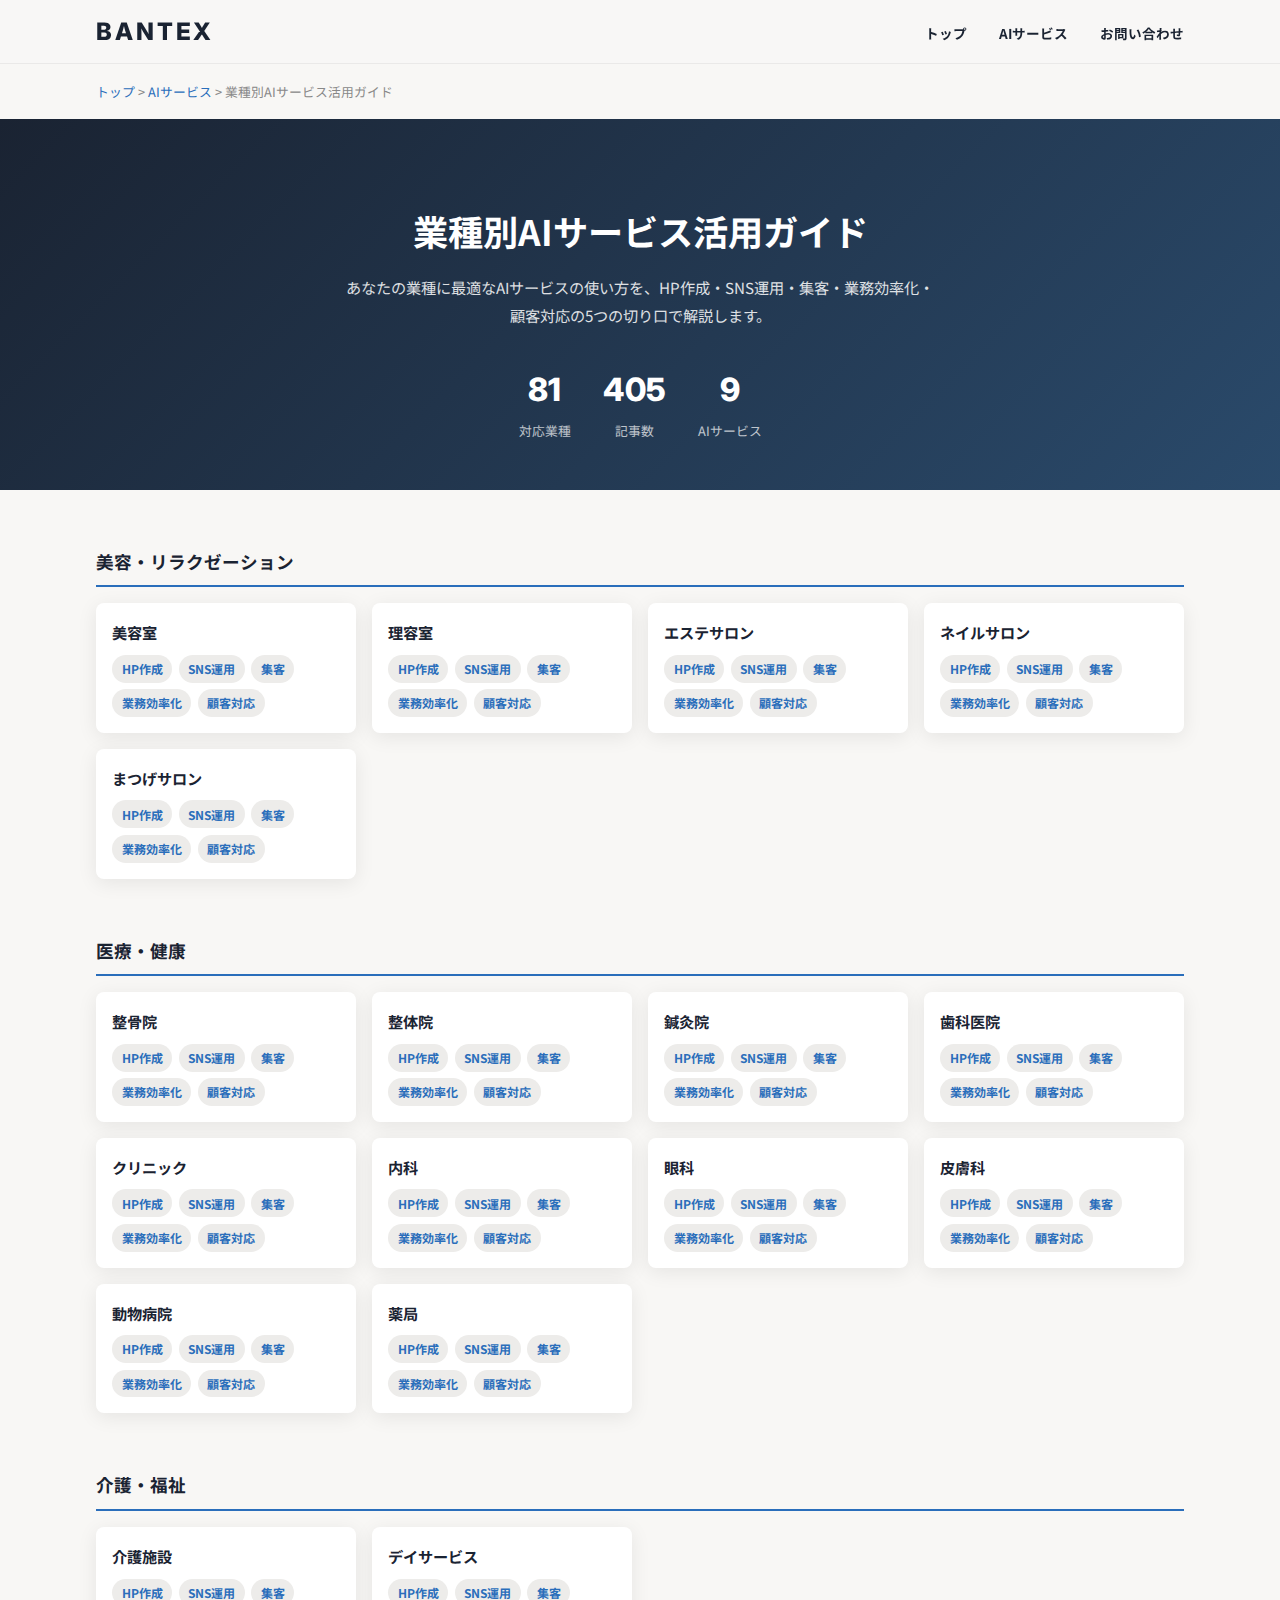
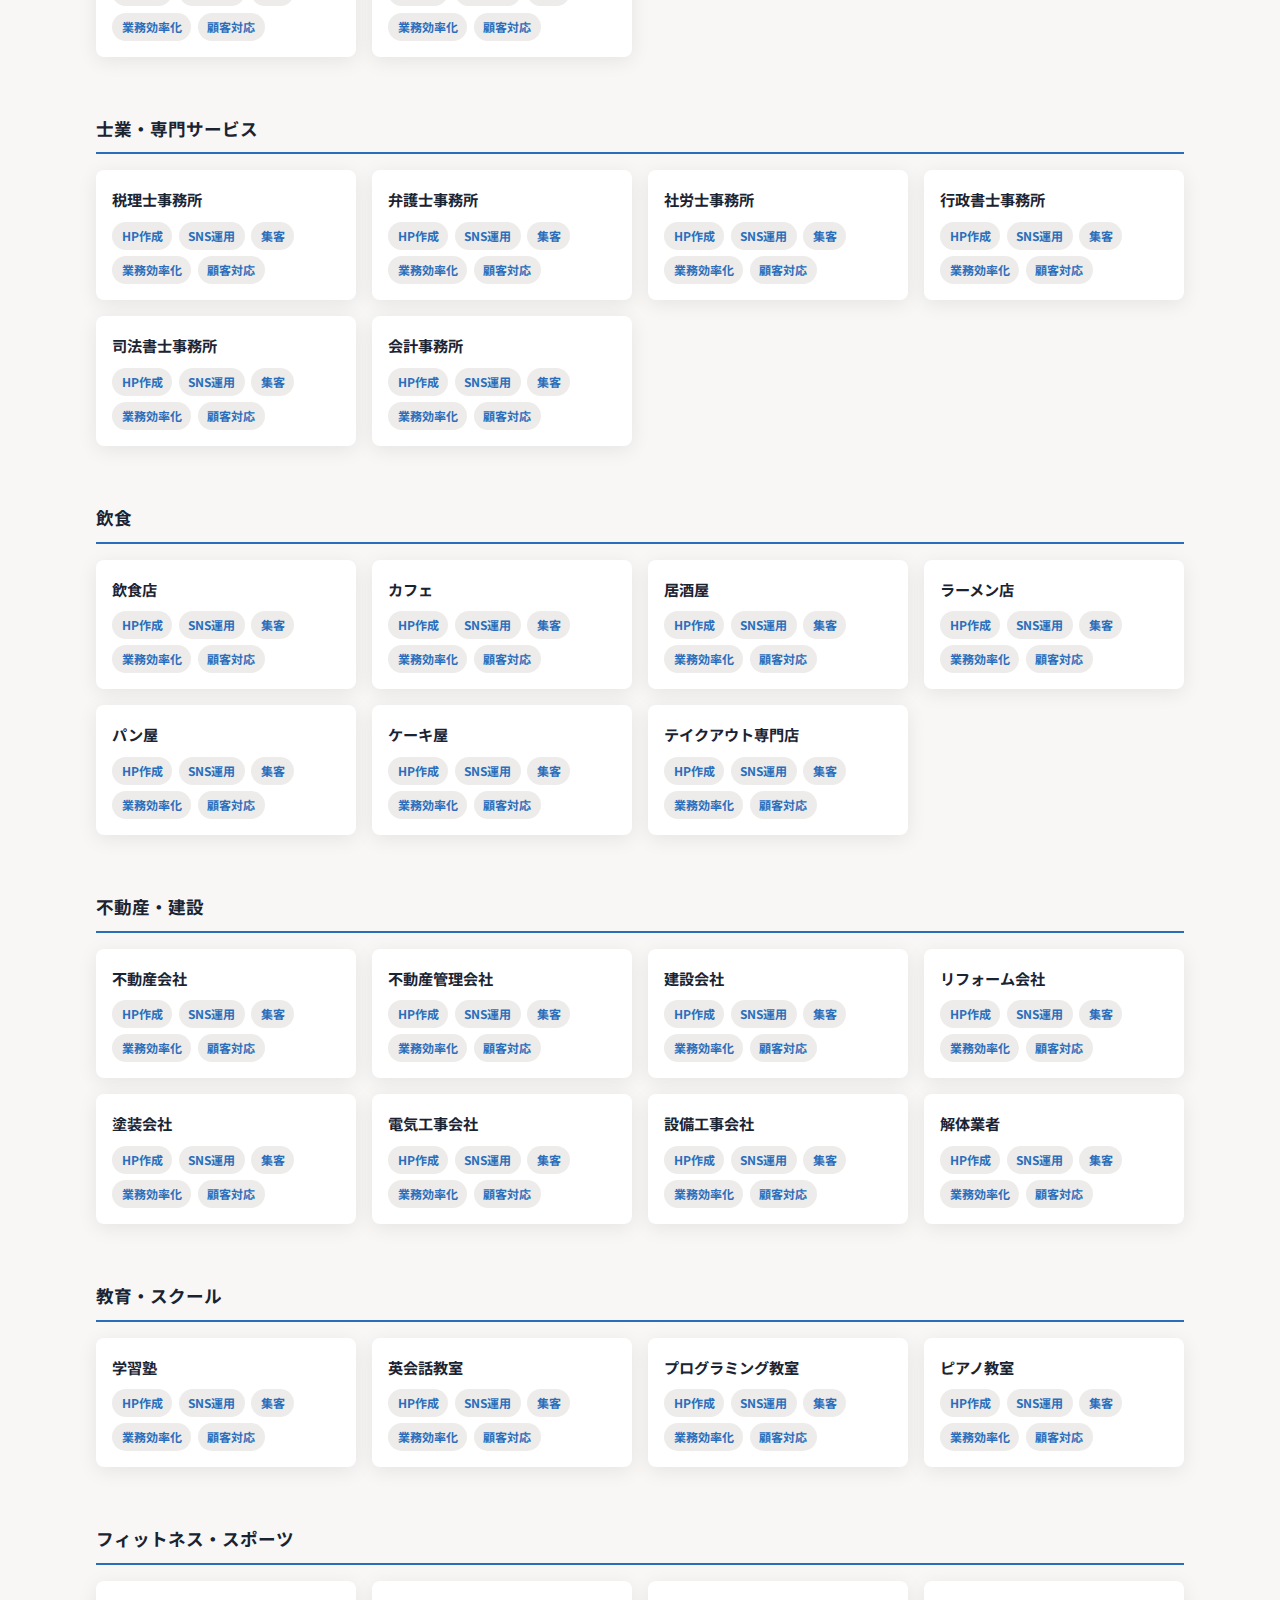
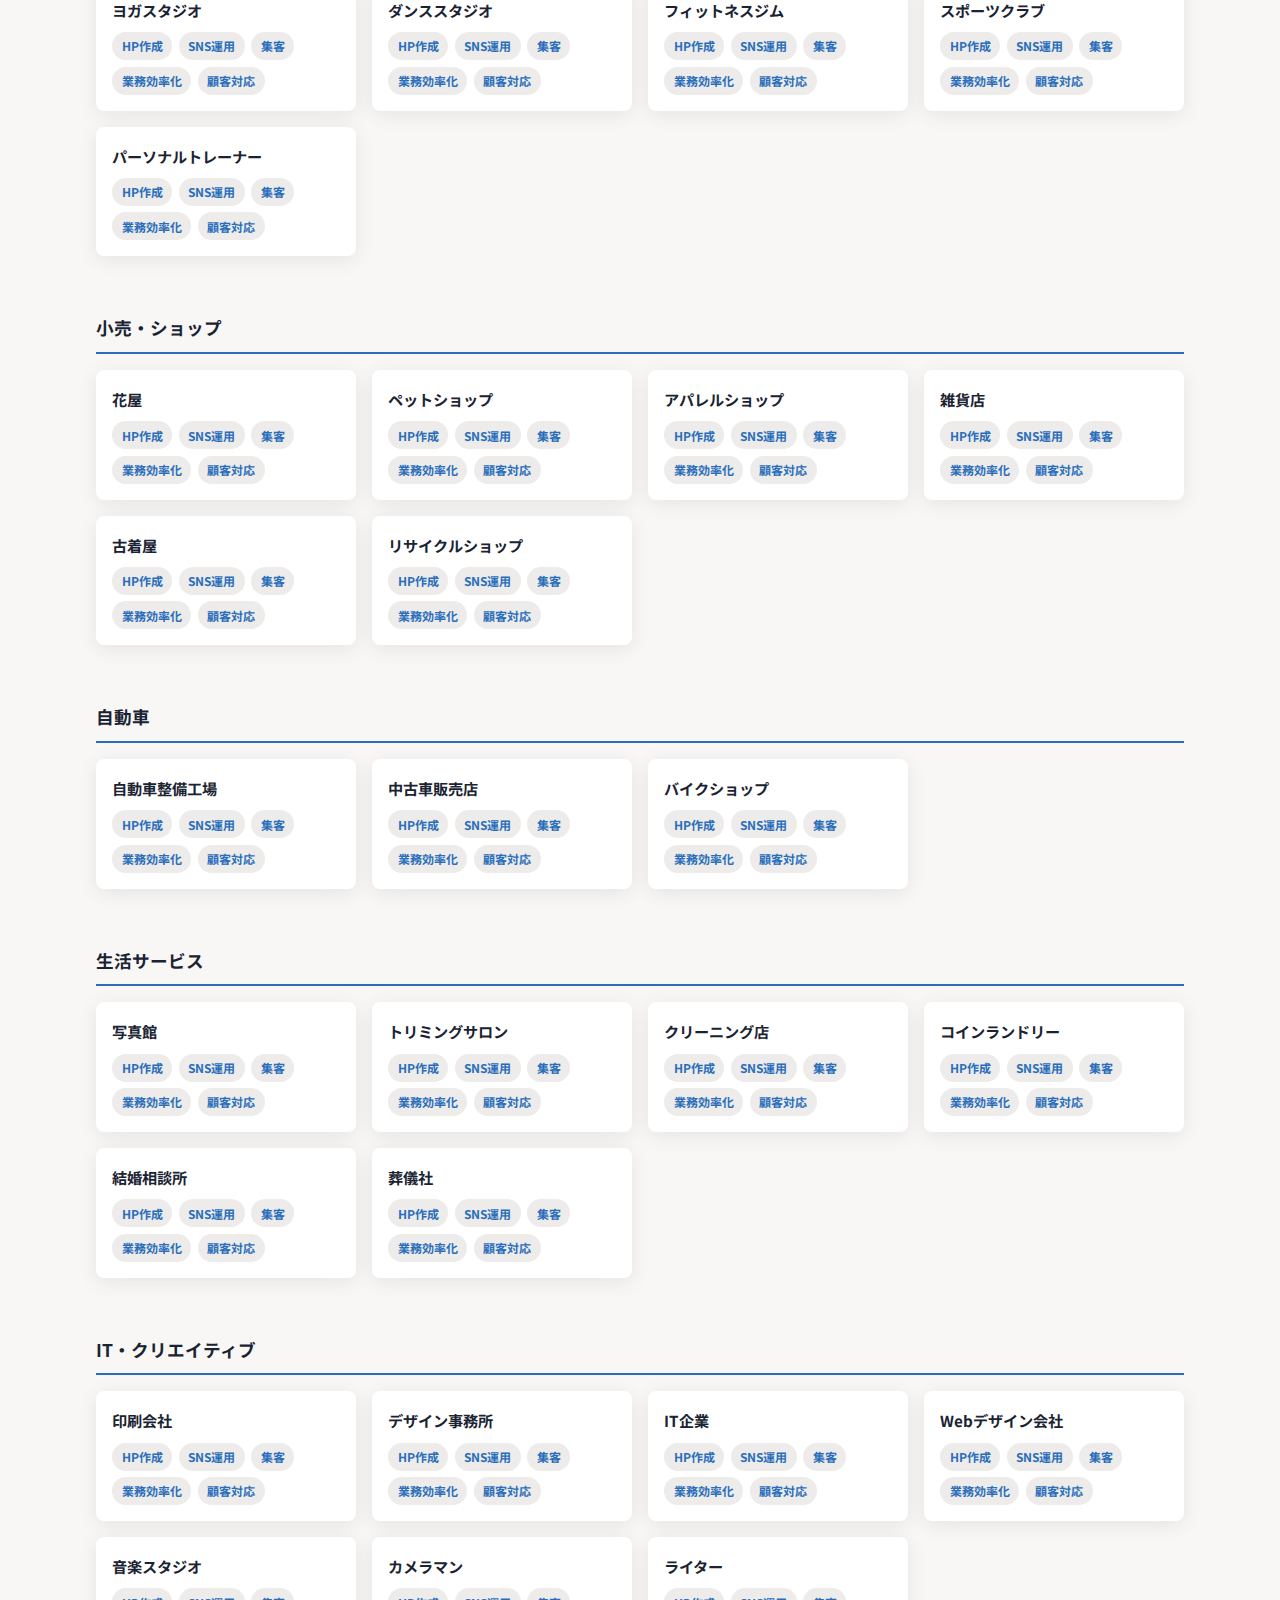
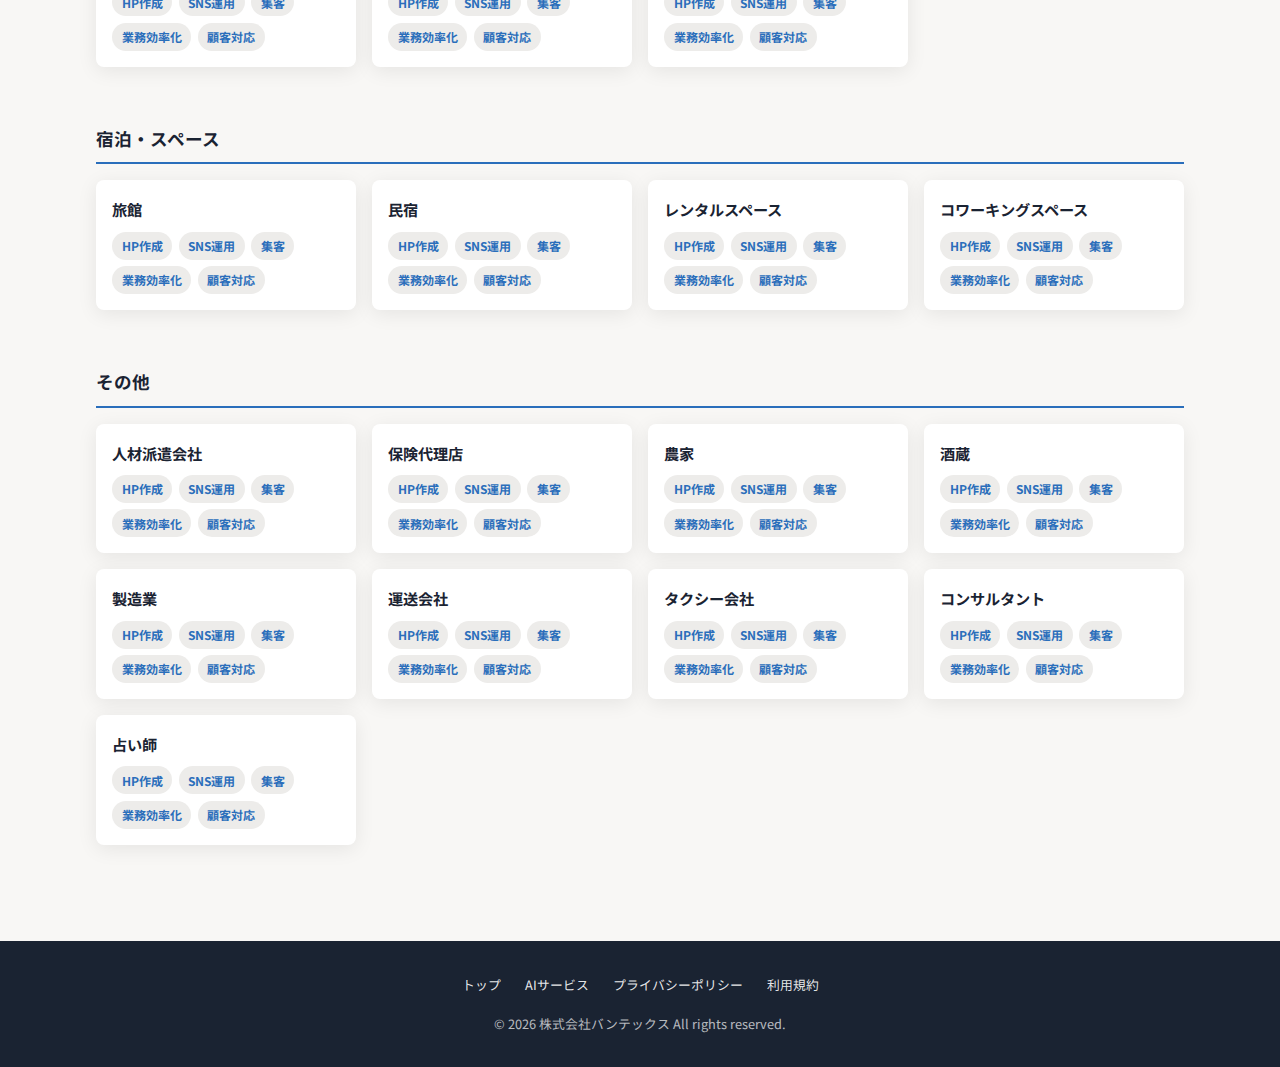
<file: industry-ai.html>
<!DOCTYPE html>
<html lang="ja">
<head>
  <meta charset="UTF-8">
  <meta name="viewport" content="width=device-width, initial-scale=1.0">
  <title>業種別AIサービス活用ガイド｜81業種対応 | 株式会社バンテックス</title>
  <meta name="description" content="美容室、飲食店、税理士事務所、不動産会社など81業種のAI活用方法を徹底解説。HP作成、SNS運用、集客、業務効率化、顧客対応の自動化まで、あなたの業種に最適なAIサービスが見つかります。">
  <meta name="author" content="株式会社バンテックス">
  <meta name="robots" content="index, follow">
  <link rel="canonical" href="https://bantex.jp/industry-ai.html">

  <meta property="og:type" content="website">
  <meta property="og:url" content="https://bantex.jp/industry-ai.html">
  <meta property="og:title" content="業種別AIサービス活用ガイド｜81業種対応">
  <meta property="og:description" content="81業種それぞれに最適なAIサービスの活用方法を解説。HP作成、SNS運用、集客、業務効率化、顧客対応の自動化まで。">
  <meta property="og:site_name" content="株式会社バンテックス">
  <meta property="og:locale" content="ja_JP">

  <meta name="twitter:card" content="summary">
  <meta name="twitter:title" content="業種別AIサービス活用ガイド｜81業種対応 | バンテックス">
  <meta name="twitter:description" content="81業種のAI活用方法を徹底解説。あなたの業種に最適なAIサービスが見つかります。">

  <link rel="preconnect" href="https://fonts.googleapis.com">
  <link rel="preconnect" href="https://fonts.gstatic.com" crossorigin>
  <link href="https://fonts.googleapis.com/css2?family=Inter:wght@800&family=Noto+Sans+JP:wght@400;700&display=swap" rel="stylesheet">

  <script type="application/ld+json">
  {
  "@context": "https://schema.org",
  "@type": "ItemList",
  "name": "業種別AIサービス活用ガイド",
  "description": "81業種それぞれに最適なAIサービスの活用方法を解説",
  "numberOfItems": 82,
  "itemListElement": [
    {
      "@type": "ListItem",
      "position": 1,
      "name": "美容室向けAIサービス",
      "url": "https://bantex.jp/seo/pages/ai-hp-biyoushitsu.html"
    },
    {
      "@type": "ListItem",
      "position": 2,
      "name": "理容室向けAIサービス",
      "url": "https://bantex.jp/seo/pages/ai-hp-riyoushitsu.html"
    },
    {
      "@type": "ListItem",
      "position": 3,
      "name": "エステサロン向けAIサービス",
      "url": "https://bantex.jp/seo/pages/ai-hp-esthe-salon.html"
    },
    {
      "@type": "ListItem",
      "position": 4,
      "name": "ネイルサロン向けAIサービス",
      "url": "https://bantex.jp/seo/pages/ai-hp-nail-salon.html"
    },
    {
      "@type": "ListItem",
      "position": 5,
      "name": "まつげサロン向けAIサービス",
      "url": "https://bantex.jp/seo/pages/ai-hp-matsuge-salon.html"
    },
    {
      "@type": "ListItem",
      "position": 6,
      "name": "整骨院向けAIサービス",
      "url": "https://bantex.jp/seo/pages/ai-hp-seikotsuin.html"
    },
    {
      "@type": "ListItem",
      "position": 7,
      "name": "整体院向けAIサービス",
      "url": "https://bantex.jp/seo/pages/ai-hp-seitaiin.html"
    },
    {
      "@type": "ListItem",
      "position": 8,
      "name": "鍼灸院向けAIサービス",
      "url": "https://bantex.jp/seo/pages/ai-hp-shinkyuuin.html"
    },
    {
      "@type": "ListItem",
      "position": 9,
      "name": "歯科医院向けAIサービス",
      "url": "https://bantex.jp/seo/pages/ai-hp-shika-iin.html"
    },
    {
      "@type": "ListItem",
      "position": 10,
      "name": "クリニック向けAIサービス",
      "url": "https://bantex.jp/seo/pages/ai-hp-clinic.html"
    },
    {
      "@type": "ListItem",
      "position": 11,
      "name": "内科向けAIサービス",
      "url": "https://bantex.jp/seo/pages/ai-hp-naika.html"
    },
    {
      "@type": "ListItem",
      "position": 12,
      "name": "眼科向けAIサービス",
      "url": "https://bantex.jp/seo/pages/ai-hp-ganka.html"
    },
    {
      "@type": "ListItem",
      "position": 13,
      "name": "皮膚科向けAIサービス",
      "url": "https://bantex.jp/seo/pages/ai-hp-hifuka.html"
    },
    {
      "@type": "ListItem",
      "position": 14,
      "name": "動物病院向けAIサービス",
      "url": "https://bantex.jp/seo/pages/ai-hp-doubutsu-byouin.html"
    },
    {
      "@type": "ListItem",
      "position": 15,
      "name": "薬局向けAIサービス",
      "url": "https://bantex.jp/seo/pages/ai-hp-yakkyoku.html"
    },
    {
      "@type": "ListItem",
      "position": 16,
      "name": "介護施設向けAIサービス",
      "url": "https://bantex.jp/seo/pages/ai-hp-kaigo-shisetsu.html"
    },
    {
      "@type": "ListItem",
      "position": 17,
      "name": "デイサービス向けAIサービス",
      "url": "https://bantex.jp/seo/pages/ai-hp-day-service.html"
    },
    {
      "@type": "ListItem",
      "position": 18,
      "name": "税理士事務所向けAIサービス",
      "url": "https://bantex.jp/seo/pages/ai-hp-zeirishi.html"
    },
    {
      "@type": "ListItem",
      "position": 19,
      "name": "弁護士事務所向けAIサービス",
      "url": "https://bantex.jp/seo/pages/ai-hp-bengoshi.html"
    },
    {
      "@type": "ListItem",
      "position": 20,
      "name": "社労士事務所向けAIサービス",
      "url": "https://bantex.jp/seo/pages/ai-hp-sharoushi.html"
    },
    {
      "@type": "ListItem",
      "position": 21,
      "name": "行政書士事務所向けAIサービス",
      "url": "https://bantex.jp/seo/pages/ai-hp-gyouseishoshi.html"
    },
    {
      "@type": "ListItem",
      "position": 22,
      "name": "司法書士事務所向けAIサービス",
      "url": "https://bantex.jp/seo/pages/ai-hp-shihoushoshi.html"
    },
    {
      "@type": "ListItem",
      "position": 23,
      "name": "会計事務所向けAIサービス",
      "url": "https://bantex.jp/seo/pages/ai-hp-kaikei-jimusho.html"
    },
    {
      "@type": "ListItem",
      "position": 24,
      "name": "飲食店向けAIサービス",
      "url": "https://bantex.jp/seo/pages/ai-hp-inshokuten.html"
    },
    {
      "@type": "ListItem",
      "position": 25,
      "name": "カフェ向けAIサービス",
      "url": "https://bantex.jp/seo/pages/ai-hp-cafe.html"
    },
    {
      "@type": "ListItem",
      "position": 26,
      "name": "居酒屋向けAIサービス",
      "url": "https://bantex.jp/seo/pages/ai-hp-izakaya.html"
    },
    {
      "@type": "ListItem",
      "position": 27,
      "name": "ラーメン店向けAIサービス",
      "url": "https://bantex.jp/seo/pages/ai-hp-ramen.html"
    },
    {
      "@type": "ListItem",
      "position": 28,
      "name": "パン屋向けAIサービス",
      "url": "https://bantex.jp/seo/pages/ai-hp-panya.html"
    },
    {
      "@type": "ListItem",
      "position": 29,
      "name": "ケーキ屋向けAIサービス",
      "url": "https://bantex.jp/seo/pages/ai-hp-cakeshop.html"
    },
    {
      "@type": "ListItem",
      "position": 30,
      "name": "テイクアウト専門店向けAIサービス",
      "url": "https://bantex.jp/seo/pages/ai-hp-takeout.html"
    },
    {
      "@type": "ListItem",
      "position": 31,
      "name": "不動産会社向けAIサービス",
      "url": "https://bantex.jp/seo/pages/ai-hp-fudousan.html"
    },
    {
      "@type": "ListItem",
      "position": 32,
      "name": "不動産管理会社向けAIサービス",
      "url": "https://bantex.jp/seo/pages/ai-hp-fudousan-kanri.html"
    },
    {
      "@type": "ListItem",
      "position": 33,
      "name": "建設会社向けAIサービス",
      "url": "https://bantex.jp/seo/pages/ai-hp-kensetsu.html"
    },
    {
      "@type": "ListItem",
      "position": 34,
      "name": "リフォーム会社向けAIサービス",
      "url": "https://bantex.jp/seo/pages/ai-hp-reform.html"
    },
    {
      "@type": "ListItem",
      "position": 35,
      "name": "塗装会社向けAIサービス",
      "url": "https://bantex.jp/seo/pages/ai-hp-tosou.html"
    },
    {
      "@type": "ListItem",
      "position": 36,
      "name": "電気工事会社向けAIサービス",
      "url": "https://bantex.jp/seo/pages/ai-hp-denki-kouji.html"
    },
    {
      "@type": "ListItem",
      "position": 37,
      "name": "設備工事会社向けAIサービス",
      "url": "https://bantex.jp/seo/pages/ai-hp-setsubi-kouji.html"
    },
    {
      "@type": "ListItem",
      "position": 38,
      "name": "解体業者向けAIサービス",
      "url": "https://bantex.jp/seo/pages/ai-hp-kaitai.html"
    },
    {
      "@type": "ListItem",
      "position": 39,
      "name": "学習塾向けAIサービス",
      "url": "https://bantex.jp/seo/pages/ai-hp-gakushuujuku.html"
    },
    {
      "@type": "ListItem",
      "position": 40,
      "name": "英会話教室向けAIサービス",
      "url": "https://bantex.jp/seo/pages/ai-hp-eikaiwa.html"
    },
    {
      "@type": "ListItem",
      "position": 41,
      "name": "プログラミング教室向けAIサービス",
      "url": "https://bantex.jp/seo/pages/ai-hp-programming.html"
    },
    {
      "@type": "ListItem",
      "position": 42,
      "name": "ピアノ教室向けAIサービス",
      "url": "https://bantex.jp/seo/pages/ai-hp-piano.html"
    },
    {
      "@type": "ListItem",
      "position": 43,
      "name": "ヨガスタジオ向けAIサービス",
      "url": "https://bantex.jp/seo/pages/ai-hp-yoga.html"
    },
    {
      "@type": "ListItem",
      "position": 44,
      "name": "ダンススタジオ向けAIサービス",
      "url": "https://bantex.jp/seo/pages/ai-hp-dance.html"
    },
    {
      "@type": "ListItem",
      "position": 45,
      "name": "フィットネスジム向けAIサービス",
      "url": "https://bantex.jp/seo/pages/ai-hp-fitness.html"
    },
    {
      "@type": "ListItem",
      "position": 46,
      "name": "スポーツクラブ向けAIサービス",
      "url": "https://bantex.jp/seo/pages/ai-hp-sports-club.html"
    },
    {
      "@type": "ListItem",
      "position": 47,
      "name": "パーソナルトレーナー向けAIサービス",
      "url": "https://bantex.jp/seo/pages/ai-hp-personal-trainer.html"
    },
    {
      "@type": "ListItem",
      "position": 48,
      "name": "花屋向けAIサービス",
      "url": "https://bantex.jp/seo/pages/ai-hp-hanaya.html"
    },
    {
      "@type": "ListItem",
      "position": 49,
      "name": "ペットショップ向けAIサービス",
      "url": "https://bantex.jp/seo/pages/ai-hp-pet-shop.html"
    },
    {
      "@type": "ListItem",
      "position": 50,
      "name": "アパレルショップ向けAIサービス",
      "url": "https://bantex.jp/seo/pages/ai-hp-apparel.html"
    },
    {
      "@type": "ListItem",
      "position": 51,
      "name": "雑貨店向けAIサービス",
      "url": "https://bantex.jp/seo/pages/ai-hp-zakkaten.html"
    },
    {
      "@type": "ListItem",
      "position": 52,
      "name": "古着屋向けAIサービス",
      "url": "https://bantex.jp/seo/pages/ai-hp-furugiya.html"
    },
    {
      "@type": "ListItem",
      "position": 53,
      "name": "リサイクルショップ向けAIサービス",
      "url": "https://bantex.jp/seo/pages/ai-hp-recycle-shop.html"
    },
    {
      "@type": "ListItem",
      "position": 54,
      "name": "自動車整備工場向けAIサービス",
      "url": "https://bantex.jp/seo/pages/ai-hp-jidousha-seibi.html"
    },
    {
      "@type": "ListItem",
      "position": 55,
      "name": "中古車販売店向けAIサービス",
      "url": "https://bantex.jp/seo/pages/ai-hp-chuukosha.html"
    },
    {
      "@type": "ListItem",
      "position": 56,
      "name": "バイクショップ向けAIサービス",
      "url": "https://bantex.jp/seo/pages/ai-hp-bike-shop.html"
    },
    {
      "@type": "ListItem",
      "position": 57,
      "name": "写真館向けAIサービス",
      "url": "https://bantex.jp/seo/pages/ai-hp-shashinkan.html"
    },
    {
      "@type": "ListItem",
      "position": 58,
      "name": "トリミングサロン向けAIサービス",
      "url": "https://bantex.jp/seo/pages/ai-hp-trimming.html"
    },
    {
      "@type": "ListItem",
      "position": 59,
      "name": "クリーニング店向けAIサービス",
      "url": "https://bantex.jp/seo/pages/ai-hp-cleaning.html"
    },
    {
      "@type": "ListItem",
      "position": 60,
      "name": "コインランドリー向けAIサービス",
      "url": "https://bantex.jp/seo/pages/ai-hp-coin-laundry.html"
    },
    {
      "@type": "ListItem",
      "position": 61,
      "name": "結婚相談所向けAIサービス",
      "url": "https://bantex.jp/seo/pages/ai-hp-kekkon-soudanjo.html"
    },
    {
      "@type": "ListItem",
      "position": 62,
      "name": "葬儀社向けAIサービス",
      "url": "https://bantex.jp/seo/pages/ai-hp-sougisha.html"
    },
    {
      "@type": "ListItem",
      "position": 63,
      "name": "印刷会社向けAIサービス",
      "url": "https://bantex.jp/seo/pages/ai-hp-insatsu.html"
    },
    {
      "@type": "ListItem",
      "position": 64,
      "name": "デザイン事務所向けAIサービス",
      "url": "https://bantex.jp/seo/pages/ai-hp-design-jimusho.html"
    },
    {
      "@type": "ListItem",
      "position": 65,
      "name": "IT企業向けAIサービス",
      "url": "https://bantex.jp/seo/pages/ai-hp-it-kigyo.html"
    },
    {
      "@type": "ListItem",
      "position": 66,
      "name": "Webデザイン会社向けAIサービス",
      "url": "https://bantex.jp/seo/pages/ai-hp-web-design.html"
    },
    {
      "@type": "ListItem",
      "position": 67,
      "name": "音楽スタジオ向けAIサービス",
      "url": "https://bantex.jp/seo/pages/ai-hp-music-studio.html"
    },
    {
      "@type": "ListItem",
      "position": 68,
      "name": "カメラマン向けAIサービス",
      "url": "https://bantex.jp/seo/pages/ai-hp-cameraman.html"
    },
    {
      "@type": "ListItem",
      "position": 69,
      "name": "ライター向けAIサービス",
      "url": "https://bantex.jp/seo/pages/ai-hp-writer.html"
    },
    {
      "@type": "ListItem",
      "position": 70,
      "name": "旅館向けAIサービス",
      "url": "https://bantex.jp/seo/pages/ai-hp-ryokan.html"
    },
    {
      "@type": "ListItem",
      "position": 71,
      "name": "民宿向けAIサービス",
      "url": "https://bantex.jp/seo/pages/ai-hp-minshuku.html"
    },
    {
      "@type": "ListItem",
      "position": 72,
      "name": "レンタルスペース向けAIサービス",
      "url": "https://bantex.jp/seo/pages/ai-hp-rental-space.html"
    },
    {
      "@type": "ListItem",
      "position": 73,
      "name": "コワーキングスペース向けAIサービス",
      "url": "https://bantex.jp/seo/pages/ai-hp-coworking.html"
    },
    {
      "@type": "ListItem",
      "position": 74,
      "name": "人材派遣会社向けAIサービス",
      "url": "https://bantex.jp/seo/pages/ai-hp-jinzai-haken.html"
    },
    {
      "@type": "ListItem",
      "position": 75,
      "name": "保険代理店向けAIサービス",
      "url": "https://bantex.jp/seo/pages/ai-hp-hoken-dairiten.html"
    },
    {
      "@type": "ListItem",
      "position": 76,
      "name": "農家向けAIサービス",
      "url": "https://bantex.jp/seo/pages/ai-hp-nouka.html"
    },
    {
      "@type": "ListItem",
      "position": 77,
      "name": "酒蔵向けAIサービス",
      "url": "https://bantex.jp/seo/pages/ai-hp-sakagura.html"
    },
    {
      "@type": "ListItem",
      "position": 78,
      "name": "製造業向けAIサービス",
      "url": "https://bantex.jp/seo/pages/ai-hp-seizougyou.html"
    },
    {
      "@type": "ListItem",
      "position": 79,
      "name": "運送会社向けAIサービス",
      "url": "https://bantex.jp/seo/pages/ai-hp-unsou.html"
    },
    {
      "@type": "ListItem",
      "position": 80,
      "name": "タクシー会社向けAIサービス",
      "url": "https://bantex.jp/seo/pages/ai-hp-taxi.html"
    },
    {
      "@type": "ListItem",
      "position": 81,
      "name": "コンサルタント向けAIサービス",
      "url": "https://bantex.jp/seo/pages/ai-hp-consultant.html"
    },
    {
      "@type": "ListItem",
      "position": 82,
      "name": "占い師向けAIサービス",
      "url": "https://bantex.jp/seo/pages/ai-hp-uranai.html"
    }
  ]
}
  </script>

  <style>
    :root {
      --color-primary: #1A2332;
      --color-accent: #2A6EBB;
      --color-bg: #F8F7F5;
      --color-surface: #EDECEA;
      --color-text: #2C2C2C;
      --color-white: #FFFFFF;
      --font-sans: 'Noto Sans JP', sans-serif;
      --font-brand: 'Inter', sans-serif;
      --header-h: 64px;
      --radius: 8px;
      --shadow-md: 0 4px 20px rgba(0,0,0,0.08);
      --transition-base: 0.28s cubic-bezier(0.4,0,0.2,1);
    }
    *, *::before, *::after { box-sizing: border-box; margin: 0; padding: 0; }
    html { scroll-behavior: smooth; font-size: 16px; }
    body { font-family: var(--font-sans); color: var(--color-text); background: var(--color-bg); line-height: 1.8; font-size: 15px; }
    a { color: inherit; text-decoration: none; }
    .container { max-width: 1120px; margin: 0 auto; padding: 0 1rem; }

    .site-header {
      position: sticky; top: 0; z-index: 100;
      height: var(--header-h); background: rgba(248,247,245,0.95);
      backdrop-filter: blur(10px); border-bottom: 1px solid rgba(0,0,0,0.06);
    }
    .header-inner { display: flex; align-items: center; justify-content: space-between; height: var(--header-h); }
    .site-logo { font-family: var(--font-brand); font-weight: 800; font-size: 1.5rem; letter-spacing: 0.12em; color: var(--color-primary); }
    .primary-nav ul { display: flex; gap: 2rem; list-style: none; }
    .primary-nav a { font-size: 0.85rem; font-weight: 700; color: var(--color-primary); }
    .primary-nav a:hover { color: var(--color-accent); }

    .hero {
      background: linear-gradient(135deg, var(--color-primary), #2A4A6B);
      color: #fff; padding: 5rem 0 3rem; text-align: center;
    }
    .hero h1 { font-size: clamp(1.5rem, 4vw, 2.2rem); margin-bottom: 0.75rem; }
    .hero p { opacity: 0.85; font-size: 0.95rem; max-width: 600px; margin: 0 auto; }
    .hero-stats { display: flex; justify-content: center; gap: 2rem; margin-top: 2rem; }
    .hero-stat { text-align: center; }
    .hero-stat-num { font-family: var(--font-brand); font-size: 2rem; font-weight: 800; }
    .hero-stat-label { font-size: 0.8rem; opacity: 0.7; }

    .breadcrumb { padding: 1rem 0; font-size: 0.8rem; color: #888; }
    .breadcrumb a { color: var(--color-accent); }

    .cat-section { margin-bottom: 3rem; }
    .cat-heading {
      font-size: 1.1rem; font-weight: 700; color: var(--color-primary);
      padding: 0.5rem 0; margin-bottom: 1rem;
      border-bottom: 2px solid var(--color-accent);
    }
    .ind-grid {
      display: grid; grid-template-columns: repeat(auto-fill, minmax(220px, 1fr));
      gap: 1rem;
    }
    .ind-card {
      background: var(--color-white); border-radius: var(--radius);
      padding: 1rem; box-shadow: var(--shadow-md);
      transition: transform var(--transition-base);
    }
    .ind-card:hover { transform: translateY(-2px); }
    .ind-name { font-size: 0.95rem; font-weight: 700; color: var(--color-primary); margin-bottom: 0.5rem; }
    .ind-links { display: flex; flex-wrap: wrap; gap: 0.4rem; }
    .ind-links a {
      font-size: 0.75rem; padding: 0.2rem 0.6rem;
      background: var(--color-surface); border-radius: 20px;
      color: var(--color-accent); font-weight: 700;
      transition: background var(--transition-base);
    }
    .ind-links a:hover { background: rgba(42,110,187,0.12); }

    .site-footer {
      background: var(--color-primary); color: rgba(255,255,255,0.7);
      padding: 2rem 0; text-align: center; font-size: 0.8rem;
    }
    .footer-nav { display: flex; justify-content: center; gap: 1.5rem; margin-bottom: 1rem; flex-wrap: wrap; }
    .footer-nav a { color: rgba(255,255,255,0.9); }

    @media (max-width: 768px) {
      .primary-nav { display: none; }
      .hero-stats { flex-direction: column; gap: 1rem; }
      .ind-grid { grid-template-columns: 1fr; }
    }
  </style>
</head>
<body>
  <header class="site-header">
    <div class="container">
      <div class="header-inner">
        <a href="https://bantex.jp/" class="site-logo">BANTEX</a>
        <nav class="primary-nav">
          <ul>
            <li><a href="https://bantex.jp/">トップ</a></li>
            <li><a href="https://bantex.jp/ai-services.html">AIサービス</a></li>
            <li><a href="https://bantex.jp/#contact">お問い合わせ</a></li>
          </ul>
        </nav>
      </div>
    </div>
  </header>

  <div class="container">
    <nav class="breadcrumb">
      <a href="https://bantex.jp/">トップ</a> &gt;
      <a href="https://bantex.jp/ai-services.html">AIサービス</a> &gt;
      業種別AIサービス活用ガイド
    </nav>
  </div>

  <section class="hero">
    <div class="container">
      <h1>業種別AIサービス活用ガイド</h1>
      <p>あなたの業種に最適なAIサービスの使い方を、HP作成・SNS運用・集客・業務効率化・顧客対応の5つの切り口で解説します。</p>
      <div class="hero-stats">
        <div class="hero-stat">
          <div class="hero-stat-num">81</div>
          <div class="hero-stat-label">対応業種</div>
        </div>
        <div class="hero-stat">
          <div class="hero-stat-num">405</div>
          <div class="hero-stat-label">記事数</div>
        </div>
        <div class="hero-stat">
          <div class="hero-stat-num">9</div>
          <div class="hero-stat-label">AIサービス</div>
        </div>
      </div>
    </div>
  </section>

  <main style="padding: 3rem 0;">
    <div class="container">

      <div class="cat-section">
        <h2 class="cat-heading">美容・リラクゼーション</h2>
        <div class="ind-grid">
        <div class="ind-card">
          <h3 class="ind-name">美容室</h3>
          <div class="ind-links">
            <a href="seo/pages/ai-hp-biyoushitsu.html">HP作成</a>
            <a href="seo/pages/ai-sns-biyoushitsu.html">SNS運用</a>
            <a href="seo/pages/ai-shuukyaku-biyoushitsu.html">集客</a>
            <a href="seo/pages/ai-gyoumu-biyoushitsu.html">業務効率化</a>
            <a href="seo/pages/ai-kokyaku-biyoushitsu.html">顧客対応</a>
          </div>
        </div>
        <div class="ind-card">
          <h3 class="ind-name">理容室</h3>
          <div class="ind-links">
            <a href="seo/pages/ai-hp-riyoushitsu.html">HP作成</a>
            <a href="seo/pages/ai-sns-riyoushitsu.html">SNS運用</a>
            <a href="seo/pages/ai-shuukyaku-riyoushitsu.html">集客</a>
            <a href="seo/pages/ai-gyoumu-riyoushitsu.html">業務効率化</a>
            <a href="seo/pages/ai-kokyaku-riyoushitsu.html">顧客対応</a>
          </div>
        </div>
        <div class="ind-card">
          <h3 class="ind-name">エステサロン</h3>
          <div class="ind-links">
            <a href="seo/pages/ai-hp-esthe-salon.html">HP作成</a>
            <a href="seo/pages/ai-sns-esthe-salon.html">SNS運用</a>
            <a href="seo/pages/ai-shuukyaku-esthe-salon.html">集客</a>
            <a href="seo/pages/ai-gyoumu-esthe-salon.html">業務効率化</a>
            <a href="seo/pages/ai-kokyaku-esthe-salon.html">顧客対応</a>
          </div>
        </div>
        <div class="ind-card">
          <h3 class="ind-name">ネイルサロン</h3>
          <div class="ind-links">
            <a href="seo/pages/ai-hp-nail-salon.html">HP作成</a>
            <a href="seo/pages/ai-sns-nail-salon.html">SNS運用</a>
            <a href="seo/pages/ai-shuukyaku-nail-salon.html">集客</a>
            <a href="seo/pages/ai-gyoumu-nail-salon.html">業務効率化</a>
            <a href="seo/pages/ai-kokyaku-nail-salon.html">顧客対応</a>
          </div>
        </div>
        <div class="ind-card">
          <h3 class="ind-name">まつげサロン</h3>
          <div class="ind-links">
            <a href="seo/pages/ai-hp-matsuge-salon.html">HP作成</a>
            <a href="seo/pages/ai-sns-matsuge-salon.html">SNS運用</a>
            <a href="seo/pages/ai-shuukyaku-matsuge-salon.html">集客</a>
            <a href="seo/pages/ai-gyoumu-matsuge-salon.html">業務効率化</a>
            <a href="seo/pages/ai-kokyaku-matsuge-salon.html">顧客対応</a>
          </div>
        </div>
        </div>
      </div>
      <div class="cat-section">
        <h2 class="cat-heading">医療・健康</h2>
        <div class="ind-grid">
        <div class="ind-card">
          <h3 class="ind-name">整骨院</h3>
          <div class="ind-links">
            <a href="seo/pages/ai-hp-seikotsuin.html">HP作成</a>
            <a href="seo/pages/ai-sns-seikotsuin.html">SNS運用</a>
            <a href="seo/pages/ai-shuukyaku-seikotsuin.html">集客</a>
            <a href="seo/pages/ai-gyoumu-seikotsuin.html">業務効率化</a>
            <a href="seo/pages/ai-kokyaku-seikotsuin.html">顧客対応</a>
          </div>
        </div>
        <div class="ind-card">
          <h3 class="ind-name">整体院</h3>
          <div class="ind-links">
            <a href="seo/pages/ai-hp-seitaiin.html">HP作成</a>
            <a href="seo/pages/ai-sns-seitaiin.html">SNS運用</a>
            <a href="seo/pages/ai-shuukyaku-seitaiin.html">集客</a>
            <a href="seo/pages/ai-gyoumu-seitaiin.html">業務効率化</a>
            <a href="seo/pages/ai-kokyaku-seitaiin.html">顧客対応</a>
          </div>
        </div>
        <div class="ind-card">
          <h3 class="ind-name">鍼灸院</h3>
          <div class="ind-links">
            <a href="seo/pages/ai-hp-shinkyuuin.html">HP作成</a>
            <a href="seo/pages/ai-sns-shinkyuuin.html">SNS運用</a>
            <a href="seo/pages/ai-shuukyaku-shinkyuuin.html">集客</a>
            <a href="seo/pages/ai-gyoumu-shinkyuuin.html">業務効率化</a>
            <a href="seo/pages/ai-kokyaku-shinkyuuin.html">顧客対応</a>
          </div>
        </div>
        <div class="ind-card">
          <h3 class="ind-name">歯科医院</h3>
          <div class="ind-links">
            <a href="seo/pages/ai-hp-shika-iin.html">HP作成</a>
            <a href="seo/pages/ai-sns-shika-iin.html">SNS運用</a>
            <a href="seo/pages/ai-shuukyaku-shika-iin.html">集客</a>
            <a href="seo/pages/ai-gyoumu-shika-iin.html">業務効率化</a>
            <a href="seo/pages/ai-kokyaku-shika-iin.html">顧客対応</a>
          </div>
        </div>
        <div class="ind-card">
          <h3 class="ind-name">クリニック</h3>
          <div class="ind-links">
            <a href="seo/pages/ai-hp-clinic.html">HP作成</a>
            <a href="seo/pages/ai-sns-clinic.html">SNS運用</a>
            <a href="seo/pages/ai-shuukyaku-clinic.html">集客</a>
            <a href="seo/pages/ai-gyoumu-clinic.html">業務効率化</a>
            <a href="seo/pages/ai-kokyaku-clinic.html">顧客対応</a>
          </div>
        </div>
        <div class="ind-card">
          <h3 class="ind-name">内科</h3>
          <div class="ind-links">
            <a href="seo/pages/ai-hp-naika.html">HP作成</a>
            <a href="seo/pages/ai-sns-naika.html">SNS運用</a>
            <a href="seo/pages/ai-shuukyaku-naika.html">集客</a>
            <a href="seo/pages/ai-gyoumu-naika.html">業務効率化</a>
            <a href="seo/pages/ai-kokyaku-naika.html">顧客対応</a>
          </div>
        </div>
        <div class="ind-card">
          <h3 class="ind-name">眼科</h3>
          <div class="ind-links">
            <a href="seo/pages/ai-hp-ganka.html">HP作成</a>
            <a href="seo/pages/ai-sns-ganka.html">SNS運用</a>
            <a href="seo/pages/ai-shuukyaku-ganka.html">集客</a>
            <a href="seo/pages/ai-gyoumu-ganka.html">業務効率化</a>
            <a href="seo/pages/ai-kokyaku-ganka.html">顧客対応</a>
          </div>
        </div>
        <div class="ind-card">
          <h3 class="ind-name">皮膚科</h3>
          <div class="ind-links">
            <a href="seo/pages/ai-hp-hifuka.html">HP作成</a>
            <a href="seo/pages/ai-sns-hifuka.html">SNS運用</a>
            <a href="seo/pages/ai-shuukyaku-hifuka.html">集客</a>
            <a href="seo/pages/ai-gyoumu-hifuka.html">業務効率化</a>
            <a href="seo/pages/ai-kokyaku-hifuka.html">顧客対応</a>
          </div>
        </div>
        <div class="ind-card">
          <h3 class="ind-name">動物病院</h3>
          <div class="ind-links">
            <a href="seo/pages/ai-hp-doubutsu-byouin.html">HP作成</a>
            <a href="seo/pages/ai-sns-doubutsu-byouin.html">SNS運用</a>
            <a href="seo/pages/ai-shuukyaku-doubutsu-byouin.html">集客</a>
            <a href="seo/pages/ai-gyoumu-doubutsu-byouin.html">業務効率化</a>
            <a href="seo/pages/ai-kokyaku-doubutsu-byouin.html">顧客対応</a>
          </div>
        </div>
        <div class="ind-card">
          <h3 class="ind-name">薬局</h3>
          <div class="ind-links">
            <a href="seo/pages/ai-hp-yakkyoku.html">HP作成</a>
            <a href="seo/pages/ai-sns-yakkyoku.html">SNS運用</a>
            <a href="seo/pages/ai-shuukyaku-yakkyoku.html">集客</a>
            <a href="seo/pages/ai-gyoumu-yakkyoku.html">業務効率化</a>
            <a href="seo/pages/ai-kokyaku-yakkyoku.html">顧客対応</a>
          </div>
        </div>
        </div>
      </div>
      <div class="cat-section">
        <h2 class="cat-heading">介護・福祉</h2>
        <div class="ind-grid">
        <div class="ind-card">
          <h3 class="ind-name">介護施設</h3>
          <div class="ind-links">
            <a href="seo/pages/ai-hp-kaigo-shisetsu.html">HP作成</a>
            <a href="seo/pages/ai-sns-kaigo-shisetsu.html">SNS運用</a>
            <a href="seo/pages/ai-shuukyaku-kaigo-shisetsu.html">集客</a>
            <a href="seo/pages/ai-gyoumu-kaigo-shisetsu.html">業務効率化</a>
            <a href="seo/pages/ai-kokyaku-kaigo-shisetsu.html">顧客対応</a>
          </div>
        </div>
        <div class="ind-card">
          <h3 class="ind-name">デイサービス</h3>
          <div class="ind-links">
            <a href="seo/pages/ai-hp-day-service.html">HP作成</a>
            <a href="seo/pages/ai-sns-day-service.html">SNS運用</a>
            <a href="seo/pages/ai-shuukyaku-day-service.html">集客</a>
            <a href="seo/pages/ai-gyoumu-day-service.html">業務効率化</a>
            <a href="seo/pages/ai-kokyaku-day-service.html">顧客対応</a>
          </div>
        </div>
        </div>
      </div>
      <div class="cat-section">
        <h2 class="cat-heading">士業・専門サービス</h2>
        <div class="ind-grid">
        <div class="ind-card">
          <h3 class="ind-name">税理士事務所</h3>
          <div class="ind-links">
            <a href="seo/pages/ai-hp-zeirishi.html">HP作成</a>
            <a href="seo/pages/ai-sns-zeirishi.html">SNS運用</a>
            <a href="seo/pages/ai-shuukyaku-zeirishi.html">集客</a>
            <a href="seo/pages/ai-gyoumu-zeirishi.html">業務効率化</a>
            <a href="seo/pages/ai-kokyaku-zeirishi.html">顧客対応</a>
          </div>
        </div>
        <div class="ind-card">
          <h3 class="ind-name">弁護士事務所</h3>
          <div class="ind-links">
            <a href="seo/pages/ai-hp-bengoshi.html">HP作成</a>
            <a href="seo/pages/ai-sns-bengoshi.html">SNS運用</a>
            <a href="seo/pages/ai-shuukyaku-bengoshi.html">集客</a>
            <a href="seo/pages/ai-gyoumu-bengoshi.html">業務効率化</a>
            <a href="seo/pages/ai-kokyaku-bengoshi.html">顧客対応</a>
          </div>
        </div>
        <div class="ind-card">
          <h3 class="ind-name">社労士事務所</h3>
          <div class="ind-links">
            <a href="seo/pages/ai-hp-sharoushi.html">HP作成</a>
            <a href="seo/pages/ai-sns-sharoushi.html">SNS運用</a>
            <a href="seo/pages/ai-shuukyaku-sharoushi.html">集客</a>
            <a href="seo/pages/ai-gyoumu-sharoushi.html">業務効率化</a>
            <a href="seo/pages/ai-kokyaku-sharoushi.html">顧客対応</a>
          </div>
        </div>
        <div class="ind-card">
          <h3 class="ind-name">行政書士事務所</h3>
          <div class="ind-links">
            <a href="seo/pages/ai-hp-gyouseishoshi.html">HP作成</a>
            <a href="seo/pages/ai-sns-gyouseishoshi.html">SNS運用</a>
            <a href="seo/pages/ai-shuukyaku-gyouseishoshi.html">集客</a>
            <a href="seo/pages/ai-gyoumu-gyouseishoshi.html">業務効率化</a>
            <a href="seo/pages/ai-kokyaku-gyouseishoshi.html">顧客対応</a>
          </div>
        </div>
        <div class="ind-card">
          <h3 class="ind-name">司法書士事務所</h3>
          <div class="ind-links">
            <a href="seo/pages/ai-hp-shihoushoshi.html">HP作成</a>
            <a href="seo/pages/ai-sns-shihoushoshi.html">SNS運用</a>
            <a href="seo/pages/ai-shuukyaku-shihoushoshi.html">集客</a>
            <a href="seo/pages/ai-gyoumu-shihoushoshi.html">業務効率化</a>
            <a href="seo/pages/ai-kokyaku-shihoushoshi.html">顧客対応</a>
          </div>
        </div>
        <div class="ind-card">
          <h3 class="ind-name">会計事務所</h3>
          <div class="ind-links">
            <a href="seo/pages/ai-hp-kaikei-jimusho.html">HP作成</a>
            <a href="seo/pages/ai-sns-kaikei-jimusho.html">SNS運用</a>
            <a href="seo/pages/ai-shuukyaku-kaikei-jimusho.html">集客</a>
            <a href="seo/pages/ai-gyoumu-kaikei-jimusho.html">業務効率化</a>
            <a href="seo/pages/ai-kokyaku-kaikei-jimusho.html">顧客対応</a>
          </div>
        </div>
        </div>
      </div>
      <div class="cat-section">
        <h2 class="cat-heading">飲食</h2>
        <div class="ind-grid">
        <div class="ind-card">
          <h3 class="ind-name">飲食店</h3>
          <div class="ind-links">
            <a href="seo/pages/ai-hp-inshokuten.html">HP作成</a>
            <a href="seo/pages/ai-sns-inshokuten.html">SNS運用</a>
            <a href="seo/pages/ai-shuukyaku-inshokuten.html">集客</a>
            <a href="seo/pages/ai-gyoumu-inshokuten.html">業務効率化</a>
            <a href="seo/pages/ai-kokyaku-inshokuten.html">顧客対応</a>
          </div>
        </div>
        <div class="ind-card">
          <h3 class="ind-name">カフェ</h3>
          <div class="ind-links">
            <a href="seo/pages/ai-hp-cafe.html">HP作成</a>
            <a href="seo/pages/ai-sns-cafe.html">SNS運用</a>
            <a href="seo/pages/ai-shuukyaku-cafe.html">集客</a>
            <a href="seo/pages/ai-gyoumu-cafe.html">業務効率化</a>
            <a href="seo/pages/ai-kokyaku-cafe.html">顧客対応</a>
          </div>
        </div>
        <div class="ind-card">
          <h3 class="ind-name">居酒屋</h3>
          <div class="ind-links">
            <a href="seo/pages/ai-hp-izakaya.html">HP作成</a>
            <a href="seo/pages/ai-sns-izakaya.html">SNS運用</a>
            <a href="seo/pages/ai-shuukyaku-izakaya.html">集客</a>
            <a href="seo/pages/ai-gyoumu-izakaya.html">業務効率化</a>
            <a href="seo/pages/ai-kokyaku-izakaya.html">顧客対応</a>
          </div>
        </div>
        <div class="ind-card">
          <h3 class="ind-name">ラーメン店</h3>
          <div class="ind-links">
            <a href="seo/pages/ai-hp-ramen.html">HP作成</a>
            <a href="seo/pages/ai-sns-ramen.html">SNS運用</a>
            <a href="seo/pages/ai-shuukyaku-ramen.html">集客</a>
            <a href="seo/pages/ai-gyoumu-ramen.html">業務効率化</a>
            <a href="seo/pages/ai-kokyaku-ramen.html">顧客対応</a>
          </div>
        </div>
        <div class="ind-card">
          <h3 class="ind-name">パン屋</h3>
          <div class="ind-links">
            <a href="seo/pages/ai-hp-panya.html">HP作成</a>
            <a href="seo/pages/ai-sns-panya.html">SNS運用</a>
            <a href="seo/pages/ai-shuukyaku-panya.html">集客</a>
            <a href="seo/pages/ai-gyoumu-panya.html">業務効率化</a>
            <a href="seo/pages/ai-kokyaku-panya.html">顧客対応</a>
          </div>
        </div>
        <div class="ind-card">
          <h3 class="ind-name">ケーキ屋</h3>
          <div class="ind-links">
            <a href="seo/pages/ai-hp-cakeshop.html">HP作成</a>
            <a href="seo/pages/ai-sns-cakeshop.html">SNS運用</a>
            <a href="seo/pages/ai-shuukyaku-cakeshop.html">集客</a>
            <a href="seo/pages/ai-gyoumu-cakeshop.html">業務効率化</a>
            <a href="seo/pages/ai-kokyaku-cakeshop.html">顧客対応</a>
          </div>
        </div>
        <div class="ind-card">
          <h3 class="ind-name">テイクアウト専門店</h3>
          <div class="ind-links">
            <a href="seo/pages/ai-hp-takeout.html">HP作成</a>
            <a href="seo/pages/ai-sns-takeout.html">SNS運用</a>
            <a href="seo/pages/ai-shuukyaku-takeout.html">集客</a>
            <a href="seo/pages/ai-gyoumu-takeout.html">業務効率化</a>
            <a href="seo/pages/ai-kokyaku-takeout.html">顧客対応</a>
          </div>
        </div>
        </div>
      </div>
      <div class="cat-section">
        <h2 class="cat-heading">不動産・建設</h2>
        <div class="ind-grid">
        <div class="ind-card">
          <h3 class="ind-name">不動産会社</h3>
          <div class="ind-links">
            <a href="seo/pages/ai-hp-fudousan.html">HP作成</a>
            <a href="seo/pages/ai-sns-fudousan.html">SNS運用</a>
            <a href="seo/pages/ai-shuukyaku-fudousan.html">集客</a>
            <a href="seo/pages/ai-gyoumu-fudousan.html">業務効率化</a>
            <a href="seo/pages/ai-kokyaku-fudousan.html">顧客対応</a>
          </div>
        </div>
        <div class="ind-card">
          <h3 class="ind-name">不動産管理会社</h3>
          <div class="ind-links">
            <a href="seo/pages/ai-hp-fudousan-kanri.html">HP作成</a>
            <a href="seo/pages/ai-sns-fudousan-kanri.html">SNS運用</a>
            <a href="seo/pages/ai-shuukyaku-fudousan-kanri.html">集客</a>
            <a href="seo/pages/ai-gyoumu-fudousan-kanri.html">業務効率化</a>
            <a href="seo/pages/ai-kokyaku-fudousan-kanri.html">顧客対応</a>
          </div>
        </div>
        <div class="ind-card">
          <h3 class="ind-name">建設会社</h3>
          <div class="ind-links">
            <a href="seo/pages/ai-hp-kensetsu.html">HP作成</a>
            <a href="seo/pages/ai-sns-kensetsu.html">SNS運用</a>
            <a href="seo/pages/ai-shuukyaku-kensetsu.html">集客</a>
            <a href="seo/pages/ai-gyoumu-kensetsu.html">業務効率化</a>
            <a href="seo/pages/ai-kokyaku-kensetsu.html">顧客対応</a>
          </div>
        </div>
        <div class="ind-card">
          <h3 class="ind-name">リフォーム会社</h3>
          <div class="ind-links">
            <a href="seo/pages/ai-hp-reform.html">HP作成</a>
            <a href="seo/pages/ai-sns-reform.html">SNS運用</a>
            <a href="seo/pages/ai-shuukyaku-reform.html">集客</a>
            <a href="seo/pages/ai-gyoumu-reform.html">業務効率化</a>
            <a href="seo/pages/ai-kokyaku-reform.html">顧客対応</a>
          </div>
        </div>
        <div class="ind-card">
          <h3 class="ind-name">塗装会社</h3>
          <div class="ind-links">
            <a href="seo/pages/ai-hp-tosou.html">HP作成</a>
            <a href="seo/pages/ai-sns-tosou.html">SNS運用</a>
            <a href="seo/pages/ai-shuukyaku-tosou.html">集客</a>
            <a href="seo/pages/ai-gyoumu-tosou.html">業務効率化</a>
            <a href="seo/pages/ai-kokyaku-tosou.html">顧客対応</a>
          </div>
        </div>
        <div class="ind-card">
          <h3 class="ind-name">電気工事会社</h3>
          <div class="ind-links">
            <a href="seo/pages/ai-hp-denki-kouji.html">HP作成</a>
            <a href="seo/pages/ai-sns-denki-kouji.html">SNS運用</a>
            <a href="seo/pages/ai-shuukyaku-denki-kouji.html">集客</a>
            <a href="seo/pages/ai-gyoumu-denki-kouji.html">業務効率化</a>
            <a href="seo/pages/ai-kokyaku-denki-kouji.html">顧客対応</a>
          </div>
        </div>
        <div class="ind-card">
          <h3 class="ind-name">設備工事会社</h3>
          <div class="ind-links">
            <a href="seo/pages/ai-hp-setsubi-kouji.html">HP作成</a>
            <a href="seo/pages/ai-sns-setsubi-kouji.html">SNS運用</a>
            <a href="seo/pages/ai-shuukyaku-setsubi-kouji.html">集客</a>
            <a href="seo/pages/ai-gyoumu-setsubi-kouji.html">業務効率化</a>
            <a href="seo/pages/ai-kokyaku-setsubi-kouji.html">顧客対応</a>
          </div>
        </div>
        <div class="ind-card">
          <h3 class="ind-name">解体業者</h3>
          <div class="ind-links">
            <a href="seo/pages/ai-hp-kaitai.html">HP作成</a>
            <a href="seo/pages/ai-sns-kaitai.html">SNS運用</a>
            <a href="seo/pages/ai-shuukyaku-kaitai.html">集客</a>
            <a href="seo/pages/ai-gyoumu-kaitai.html">業務効率化</a>
            <a href="seo/pages/ai-kokyaku-kaitai.html">顧客対応</a>
          </div>
        </div>
        </div>
      </div>
      <div class="cat-section">
        <h2 class="cat-heading">教育・スクール</h2>
        <div class="ind-grid">
        <div class="ind-card">
          <h3 class="ind-name">学習塾</h3>
          <div class="ind-links">
            <a href="seo/pages/ai-hp-gakushuujuku.html">HP作成</a>
            <a href="seo/pages/ai-sns-gakushuujuku.html">SNS運用</a>
            <a href="seo/pages/ai-shuukyaku-gakushuujuku.html">集客</a>
            <a href="seo/pages/ai-gyoumu-gakushuujuku.html">業務効率化</a>
            <a href="seo/pages/ai-kokyaku-gakushuujuku.html">顧客対応</a>
          </div>
        </div>
        <div class="ind-card">
          <h3 class="ind-name">英会話教室</h3>
          <div class="ind-links">
            <a href="seo/pages/ai-hp-eikaiwa.html">HP作成</a>
            <a href="seo/pages/ai-sns-eikaiwa.html">SNS運用</a>
            <a href="seo/pages/ai-shuukyaku-eikaiwa.html">集客</a>
            <a href="seo/pages/ai-gyoumu-eikaiwa.html">業務効率化</a>
            <a href="seo/pages/ai-kokyaku-eikaiwa.html">顧客対応</a>
          </div>
        </div>
        <div class="ind-card">
          <h3 class="ind-name">プログラミング教室</h3>
          <div class="ind-links">
            <a href="seo/pages/ai-hp-programming.html">HP作成</a>
            <a href="seo/pages/ai-sns-programming.html">SNS運用</a>
            <a href="seo/pages/ai-shuukyaku-programming.html">集客</a>
            <a href="seo/pages/ai-gyoumu-programming.html">業務効率化</a>
            <a href="seo/pages/ai-kokyaku-programming.html">顧客対応</a>
          </div>
        </div>
        <div class="ind-card">
          <h3 class="ind-name">ピアノ教室</h3>
          <div class="ind-links">
            <a href="seo/pages/ai-hp-piano.html">HP作成</a>
            <a href="seo/pages/ai-sns-piano.html">SNS運用</a>
            <a href="seo/pages/ai-shuukyaku-piano.html">集客</a>
            <a href="seo/pages/ai-gyoumu-piano.html">業務効率化</a>
            <a href="seo/pages/ai-kokyaku-piano.html">顧客対応</a>
          </div>
        </div>
        </div>
      </div>
      <div class="cat-section">
        <h2 class="cat-heading">フィットネス・スポーツ</h2>
        <div class="ind-grid">
        <div class="ind-card">
          <h3 class="ind-name">ヨガスタジオ</h3>
          <div class="ind-links">
            <a href="seo/pages/ai-hp-yoga.html">HP作成</a>
            <a href="seo/pages/ai-sns-yoga.html">SNS運用</a>
            <a href="seo/pages/ai-shuukyaku-yoga.html">集客</a>
            <a href="seo/pages/ai-gyoumu-yoga.html">業務効率化</a>
            <a href="seo/pages/ai-kokyaku-yoga.html">顧客対応</a>
          </div>
        </div>
        <div class="ind-card">
          <h3 class="ind-name">ダンススタジオ</h3>
          <div class="ind-links">
            <a href="seo/pages/ai-hp-dance.html">HP作成</a>
            <a href="seo/pages/ai-sns-dance.html">SNS運用</a>
            <a href="seo/pages/ai-shuukyaku-dance.html">集客</a>
            <a href="seo/pages/ai-gyoumu-dance.html">業務効率化</a>
            <a href="seo/pages/ai-kokyaku-dance.html">顧客対応</a>
          </div>
        </div>
        <div class="ind-card">
          <h3 class="ind-name">フィットネスジム</h3>
          <div class="ind-links">
            <a href="seo/pages/ai-hp-fitness.html">HP作成</a>
            <a href="seo/pages/ai-sns-fitness.html">SNS運用</a>
            <a href="seo/pages/ai-shuukyaku-fitness.html">集客</a>
            <a href="seo/pages/ai-gyoumu-fitness.html">業務効率化</a>
            <a href="seo/pages/ai-kokyaku-fitness.html">顧客対応</a>
          </div>
        </div>
        <div class="ind-card">
          <h3 class="ind-name">スポーツクラブ</h3>
          <div class="ind-links">
            <a href="seo/pages/ai-hp-sports-club.html">HP作成</a>
            <a href="seo/pages/ai-sns-sports-club.html">SNS運用</a>
            <a href="seo/pages/ai-shuukyaku-sports-club.html">集客</a>
            <a href="seo/pages/ai-gyoumu-sports-club.html">業務効率化</a>
            <a href="seo/pages/ai-kokyaku-sports-club.html">顧客対応</a>
          </div>
        </div>
        <div class="ind-card">
          <h3 class="ind-name">パーソナルトレーナー</h3>
          <div class="ind-links">
            <a href="seo/pages/ai-hp-personal-trainer.html">HP作成</a>
            <a href="seo/pages/ai-sns-personal-trainer.html">SNS運用</a>
            <a href="seo/pages/ai-shuukyaku-personal-trainer.html">集客</a>
            <a href="seo/pages/ai-gyoumu-personal-trainer.html">業務効率化</a>
            <a href="seo/pages/ai-kokyaku-personal-trainer.html">顧客対応</a>
          </div>
        </div>
        </div>
      </div>
      <div class="cat-section">
        <h2 class="cat-heading">小売・ショップ</h2>
        <div class="ind-grid">
        <div class="ind-card">
          <h3 class="ind-name">花屋</h3>
          <div class="ind-links">
            <a href="seo/pages/ai-hp-hanaya.html">HP作成</a>
            <a href="seo/pages/ai-sns-hanaya.html">SNS運用</a>
            <a href="seo/pages/ai-shuukyaku-hanaya.html">集客</a>
            <a href="seo/pages/ai-gyoumu-hanaya.html">業務効率化</a>
            <a href="seo/pages/ai-kokyaku-hanaya.html">顧客対応</a>
          </div>
        </div>
        <div class="ind-card">
          <h3 class="ind-name">ペットショップ</h3>
          <div class="ind-links">
            <a href="seo/pages/ai-hp-pet-shop.html">HP作成</a>
            <a href="seo/pages/ai-sns-pet-shop.html">SNS運用</a>
            <a href="seo/pages/ai-shuukyaku-pet-shop.html">集客</a>
            <a href="seo/pages/ai-gyoumu-pet-shop.html">業務効率化</a>
            <a href="seo/pages/ai-kokyaku-pet-shop.html">顧客対応</a>
          </div>
        </div>
        <div class="ind-card">
          <h3 class="ind-name">アパレルショップ</h3>
          <div class="ind-links">
            <a href="seo/pages/ai-hp-apparel.html">HP作成</a>
            <a href="seo/pages/ai-sns-apparel.html">SNS運用</a>
            <a href="seo/pages/ai-shuukyaku-apparel.html">集客</a>
            <a href="seo/pages/ai-gyoumu-apparel.html">業務効率化</a>
            <a href="seo/pages/ai-kokyaku-apparel.html">顧客対応</a>
          </div>
        </div>
        <div class="ind-card">
          <h3 class="ind-name">雑貨店</h3>
          <div class="ind-links">
            <a href="seo/pages/ai-hp-zakkaten.html">HP作成</a>
            <a href="seo/pages/ai-sns-zakkaten.html">SNS運用</a>
            <a href="seo/pages/ai-shuukyaku-zakkaten.html">集客</a>
            <a href="seo/pages/ai-gyoumu-zakkaten.html">業務効率化</a>
            <a href="seo/pages/ai-kokyaku-zakkaten.html">顧客対応</a>
          </div>
        </div>
        <div class="ind-card">
          <h3 class="ind-name">古着屋</h3>
          <div class="ind-links">
            <a href="seo/pages/ai-hp-furugiya.html">HP作成</a>
            <a href="seo/pages/ai-sns-furugiya.html">SNS運用</a>
            <a href="seo/pages/ai-shuukyaku-furugiya.html">集客</a>
            <a href="seo/pages/ai-gyoumu-furugiya.html">業務効率化</a>
            <a href="seo/pages/ai-kokyaku-furugiya.html">顧客対応</a>
          </div>
        </div>
        <div class="ind-card">
          <h3 class="ind-name">リサイクルショップ</h3>
          <div class="ind-links">
            <a href="seo/pages/ai-hp-recycle-shop.html">HP作成</a>
            <a href="seo/pages/ai-sns-recycle-shop.html">SNS運用</a>
            <a href="seo/pages/ai-shuukyaku-recycle-shop.html">集客</a>
            <a href="seo/pages/ai-gyoumu-recycle-shop.html">業務効率化</a>
            <a href="seo/pages/ai-kokyaku-recycle-shop.html">顧客対応</a>
          </div>
        </div>
        </div>
      </div>
      <div class="cat-section">
        <h2 class="cat-heading">自動車</h2>
        <div class="ind-grid">
        <div class="ind-card">
          <h3 class="ind-name">自動車整備工場</h3>
          <div class="ind-links">
            <a href="seo/pages/ai-hp-jidousha-seibi.html">HP作成</a>
            <a href="seo/pages/ai-sns-jidousha-seibi.html">SNS運用</a>
            <a href="seo/pages/ai-shuukyaku-jidousha-seibi.html">集客</a>
            <a href="seo/pages/ai-gyoumu-jidousha-seibi.html">業務効率化</a>
            <a href="seo/pages/ai-kokyaku-jidousha-seibi.html">顧客対応</a>
          </div>
        </div>
        <div class="ind-card">
          <h3 class="ind-name">中古車販売店</h3>
          <div class="ind-links">
            <a href="seo/pages/ai-hp-chuukosha.html">HP作成</a>
            <a href="seo/pages/ai-sns-chuukosha.html">SNS運用</a>
            <a href="seo/pages/ai-shuukyaku-chuukosha.html">集客</a>
            <a href="seo/pages/ai-gyoumu-chuukosha.html">業務効率化</a>
            <a href="seo/pages/ai-kokyaku-chuukosha.html">顧客対応</a>
          </div>
        </div>
        <div class="ind-card">
          <h3 class="ind-name">バイクショップ</h3>
          <div class="ind-links">
            <a href="seo/pages/ai-hp-bike-shop.html">HP作成</a>
            <a href="seo/pages/ai-sns-bike-shop.html">SNS運用</a>
            <a href="seo/pages/ai-shuukyaku-bike-shop.html">集客</a>
            <a href="seo/pages/ai-gyoumu-bike-shop.html">業務効率化</a>
            <a href="seo/pages/ai-kokyaku-bike-shop.html">顧客対応</a>
          </div>
        </div>
        </div>
      </div>
      <div class="cat-section">
        <h2 class="cat-heading">生活サービス</h2>
        <div class="ind-grid">
        <div class="ind-card">
          <h3 class="ind-name">写真館</h3>
          <div class="ind-links">
            <a href="seo/pages/ai-hp-shashinkan.html">HP作成</a>
            <a href="seo/pages/ai-sns-shashinkan.html">SNS運用</a>
            <a href="seo/pages/ai-shuukyaku-shashinkan.html">集客</a>
            <a href="seo/pages/ai-gyoumu-shashinkan.html">業務効率化</a>
            <a href="seo/pages/ai-kokyaku-shashinkan.html">顧客対応</a>
          </div>
        </div>
        <div class="ind-card">
          <h3 class="ind-name">トリミングサロン</h3>
          <div class="ind-links">
            <a href="seo/pages/ai-hp-trimming.html">HP作成</a>
            <a href="seo/pages/ai-sns-trimming.html">SNS運用</a>
            <a href="seo/pages/ai-shuukyaku-trimming.html">集客</a>
            <a href="seo/pages/ai-gyoumu-trimming.html">業務効率化</a>
            <a href="seo/pages/ai-kokyaku-trimming.html">顧客対応</a>
          </div>
        </div>
        <div class="ind-card">
          <h3 class="ind-name">クリーニング店</h3>
          <div class="ind-links">
            <a href="seo/pages/ai-hp-cleaning.html">HP作成</a>
            <a href="seo/pages/ai-sns-cleaning.html">SNS運用</a>
            <a href="seo/pages/ai-shuukyaku-cleaning.html">集客</a>
            <a href="seo/pages/ai-gyoumu-cleaning.html">業務効率化</a>
            <a href="seo/pages/ai-kokyaku-cleaning.html">顧客対応</a>
          </div>
        </div>
        <div class="ind-card">
          <h3 class="ind-name">コインランドリー</h3>
          <div class="ind-links">
            <a href="seo/pages/ai-hp-coin-laundry.html">HP作成</a>
            <a href="seo/pages/ai-sns-coin-laundry.html">SNS運用</a>
            <a href="seo/pages/ai-shuukyaku-coin-laundry.html">集客</a>
            <a href="seo/pages/ai-gyoumu-coin-laundry.html">業務効率化</a>
            <a href="seo/pages/ai-kokyaku-coin-laundry.html">顧客対応</a>
          </div>
        </div>
        <div class="ind-card">
          <h3 class="ind-name">結婚相談所</h3>
          <div class="ind-links">
            <a href="seo/pages/ai-hp-kekkon-soudanjo.html">HP作成</a>
            <a href="seo/pages/ai-sns-kekkon-soudanjo.html">SNS運用</a>
            <a href="seo/pages/ai-shuukyaku-kekkon-soudanjo.html">集客</a>
            <a href="seo/pages/ai-gyoumu-kekkon-soudanjo.html">業務効率化</a>
            <a href="seo/pages/ai-kokyaku-kekkon-soudanjo.html">顧客対応</a>
          </div>
        </div>
        <div class="ind-card">
          <h3 class="ind-name">葬儀社</h3>
          <div class="ind-links">
            <a href="seo/pages/ai-hp-sougisha.html">HP作成</a>
            <a href="seo/pages/ai-sns-sougisha.html">SNS運用</a>
            <a href="seo/pages/ai-shuukyaku-sougisha.html">集客</a>
            <a href="seo/pages/ai-gyoumu-sougisha.html">業務効率化</a>
            <a href="seo/pages/ai-kokyaku-sougisha.html">顧客対応</a>
          </div>
        </div>
        </div>
      </div>
      <div class="cat-section">
        <h2 class="cat-heading">IT・クリエイティブ</h2>
        <div class="ind-grid">
        <div class="ind-card">
          <h3 class="ind-name">印刷会社</h3>
          <div class="ind-links">
            <a href="seo/pages/ai-hp-insatsu.html">HP作成</a>
            <a href="seo/pages/ai-sns-insatsu.html">SNS運用</a>
            <a href="seo/pages/ai-shuukyaku-insatsu.html">集客</a>
            <a href="seo/pages/ai-gyoumu-insatsu.html">業務効率化</a>
            <a href="seo/pages/ai-kokyaku-insatsu.html">顧客対応</a>
          </div>
        </div>
        <div class="ind-card">
          <h3 class="ind-name">デザイン事務所</h3>
          <div class="ind-links">
            <a href="seo/pages/ai-hp-design-jimusho.html">HP作成</a>
            <a href="seo/pages/ai-sns-design-jimusho.html">SNS運用</a>
            <a href="seo/pages/ai-shuukyaku-design-jimusho.html">集客</a>
            <a href="seo/pages/ai-gyoumu-design-jimusho.html">業務効率化</a>
            <a href="seo/pages/ai-kokyaku-design-jimusho.html">顧客対応</a>
          </div>
        </div>
        <div class="ind-card">
          <h3 class="ind-name">IT企業</h3>
          <div class="ind-links">
            <a href="seo/pages/ai-hp-it-kigyo.html">HP作成</a>
            <a href="seo/pages/ai-sns-it-kigyo.html">SNS運用</a>
            <a href="seo/pages/ai-shuukyaku-it-kigyo.html">集客</a>
            <a href="seo/pages/ai-gyoumu-it-kigyo.html">業務効率化</a>
            <a href="seo/pages/ai-kokyaku-it-kigyo.html">顧客対応</a>
          </div>
        </div>
        <div class="ind-card">
          <h3 class="ind-name">Webデザイン会社</h3>
          <div class="ind-links">
            <a href="seo/pages/ai-hp-web-design.html">HP作成</a>
            <a href="seo/pages/ai-sns-web-design.html">SNS運用</a>
            <a href="seo/pages/ai-shuukyaku-web-design.html">集客</a>
            <a href="seo/pages/ai-gyoumu-web-design.html">業務効率化</a>
            <a href="seo/pages/ai-kokyaku-web-design.html">顧客対応</a>
          </div>
        </div>
        <div class="ind-card">
          <h3 class="ind-name">音楽スタジオ</h3>
          <div class="ind-links">
            <a href="seo/pages/ai-hp-music-studio.html">HP作成</a>
            <a href="seo/pages/ai-sns-music-studio.html">SNS運用</a>
            <a href="seo/pages/ai-shuukyaku-music-studio.html">集客</a>
            <a href="seo/pages/ai-gyoumu-music-studio.html">業務効率化</a>
            <a href="seo/pages/ai-kokyaku-music-studio.html">顧客対応</a>
          </div>
        </div>
        <div class="ind-card">
          <h3 class="ind-name">カメラマン</h3>
          <div class="ind-links">
            <a href="seo/pages/ai-hp-cameraman.html">HP作成</a>
            <a href="seo/pages/ai-sns-cameraman.html">SNS運用</a>
            <a href="seo/pages/ai-shuukyaku-cameraman.html">集客</a>
            <a href="seo/pages/ai-gyoumu-cameraman.html">業務効率化</a>
            <a href="seo/pages/ai-kokyaku-cameraman.html">顧客対応</a>
          </div>
        </div>
        <div class="ind-card">
          <h3 class="ind-name">ライター</h3>
          <div class="ind-links">
            <a href="seo/pages/ai-hp-writer.html">HP作成</a>
            <a href="seo/pages/ai-sns-writer.html">SNS運用</a>
            <a href="seo/pages/ai-shuukyaku-writer.html">集客</a>
            <a href="seo/pages/ai-gyoumu-writer.html">業務効率化</a>
            <a href="seo/pages/ai-kokyaku-writer.html">顧客対応</a>
          </div>
        </div>
        </div>
      </div>
      <div class="cat-section">
        <h2 class="cat-heading">宿泊・スペース</h2>
        <div class="ind-grid">
        <div class="ind-card">
          <h3 class="ind-name">旅館</h3>
          <div class="ind-links">
            <a href="seo/pages/ai-hp-ryokan.html">HP作成</a>
            <a href="seo/pages/ai-sns-ryokan.html">SNS運用</a>
            <a href="seo/pages/ai-shuukyaku-ryokan.html">集客</a>
            <a href="seo/pages/ai-gyoumu-ryokan.html">業務効率化</a>
            <a href="seo/pages/ai-kokyaku-ryokan.html">顧客対応</a>
          </div>
        </div>
        <div class="ind-card">
          <h3 class="ind-name">民宿</h3>
          <div class="ind-links">
            <a href="seo/pages/ai-hp-minshuku.html">HP作成</a>
            <a href="seo/pages/ai-sns-minshuku.html">SNS運用</a>
            <a href="seo/pages/ai-shuukyaku-minshuku.html">集客</a>
            <a href="seo/pages/ai-gyoumu-minshuku.html">業務効率化</a>
            <a href="seo/pages/ai-kokyaku-minshuku.html">顧客対応</a>
          </div>
        </div>
        <div class="ind-card">
          <h3 class="ind-name">レンタルスペース</h3>
          <div class="ind-links">
            <a href="seo/pages/ai-hp-rental-space.html">HP作成</a>
            <a href="seo/pages/ai-sns-rental-space.html">SNS運用</a>
            <a href="seo/pages/ai-shuukyaku-rental-space.html">集客</a>
            <a href="seo/pages/ai-gyoumu-rental-space.html">業務効率化</a>
            <a href="seo/pages/ai-kokyaku-rental-space.html">顧客対応</a>
          </div>
        </div>
        <div class="ind-card">
          <h3 class="ind-name">コワーキングスペース</h3>
          <div class="ind-links">
            <a href="seo/pages/ai-hp-coworking.html">HP作成</a>
            <a href="seo/pages/ai-sns-coworking.html">SNS運用</a>
            <a href="seo/pages/ai-shuukyaku-coworking.html">集客</a>
            <a href="seo/pages/ai-gyoumu-coworking.html">業務効率化</a>
            <a href="seo/pages/ai-kokyaku-coworking.html">顧客対応</a>
          </div>
        </div>
        </div>
      </div>
      <div class="cat-section">
        <h2 class="cat-heading">その他</h2>
        <div class="ind-grid">
        <div class="ind-card">
          <h3 class="ind-name">人材派遣会社</h3>
          <div class="ind-links">
            <a href="seo/pages/ai-hp-jinzai-haken.html">HP作成</a>
            <a href="seo/pages/ai-sns-jinzai-haken.html">SNS運用</a>
            <a href="seo/pages/ai-shuukyaku-jinzai-haken.html">集客</a>
            <a href="seo/pages/ai-gyoumu-jinzai-haken.html">業務効率化</a>
            <a href="seo/pages/ai-kokyaku-jinzai-haken.html">顧客対応</a>
          </div>
        </div>
        <div class="ind-card">
          <h3 class="ind-name">保険代理店</h3>
          <div class="ind-links">
            <a href="seo/pages/ai-hp-hoken-dairiten.html">HP作成</a>
            <a href="seo/pages/ai-sns-hoken-dairiten.html">SNS運用</a>
            <a href="seo/pages/ai-shuukyaku-hoken-dairiten.html">集客</a>
            <a href="seo/pages/ai-gyoumu-hoken-dairiten.html">業務効率化</a>
            <a href="seo/pages/ai-kokyaku-hoken-dairiten.html">顧客対応</a>
          </div>
        </div>
        <div class="ind-card">
          <h3 class="ind-name">農家</h3>
          <div class="ind-links">
            <a href="seo/pages/ai-hp-nouka.html">HP作成</a>
            <a href="seo/pages/ai-sns-nouka.html">SNS運用</a>
            <a href="seo/pages/ai-shuukyaku-nouka.html">集客</a>
            <a href="seo/pages/ai-gyoumu-nouka.html">業務効率化</a>
            <a href="seo/pages/ai-kokyaku-nouka.html">顧客対応</a>
          </div>
        </div>
        <div class="ind-card">
          <h3 class="ind-name">酒蔵</h3>
          <div class="ind-links">
            <a href="seo/pages/ai-hp-sakagura.html">HP作成</a>
            <a href="seo/pages/ai-sns-sakagura.html">SNS運用</a>
            <a href="seo/pages/ai-shuukyaku-sakagura.html">集客</a>
            <a href="seo/pages/ai-gyoumu-sakagura.html">業務効率化</a>
            <a href="seo/pages/ai-kokyaku-sakagura.html">顧客対応</a>
          </div>
        </div>
        <div class="ind-card">
          <h3 class="ind-name">製造業</h3>
          <div class="ind-links">
            <a href="seo/pages/ai-hp-seizougyou.html">HP作成</a>
            <a href="seo/pages/ai-sns-seizougyou.html">SNS運用</a>
            <a href="seo/pages/ai-shuukyaku-seizougyou.html">集客</a>
            <a href="seo/pages/ai-gyoumu-seizougyou.html">業務効率化</a>
            <a href="seo/pages/ai-kokyaku-seizougyou.html">顧客対応</a>
          </div>
        </div>
        <div class="ind-card">
          <h3 class="ind-name">運送会社</h3>
          <div class="ind-links">
            <a href="seo/pages/ai-hp-unsou.html">HP作成</a>
            <a href="seo/pages/ai-sns-unsou.html">SNS運用</a>
            <a href="seo/pages/ai-shuukyaku-unsou.html">集客</a>
            <a href="seo/pages/ai-gyoumu-unsou.html">業務効率化</a>
            <a href="seo/pages/ai-kokyaku-unsou.html">顧客対応</a>
          </div>
        </div>
        <div class="ind-card">
          <h3 class="ind-name">タクシー会社</h3>
          <div class="ind-links">
            <a href="seo/pages/ai-hp-taxi.html">HP作成</a>
            <a href="seo/pages/ai-sns-taxi.html">SNS運用</a>
            <a href="seo/pages/ai-shuukyaku-taxi.html">集客</a>
            <a href="seo/pages/ai-gyoumu-taxi.html">業務効率化</a>
            <a href="seo/pages/ai-kokyaku-taxi.html">顧客対応</a>
          </div>
        </div>
        <div class="ind-card">
          <h3 class="ind-name">コンサルタント</h3>
          <div class="ind-links">
            <a href="seo/pages/ai-hp-consultant.html">HP作成</a>
            <a href="seo/pages/ai-sns-consultant.html">SNS運用</a>
            <a href="seo/pages/ai-shuukyaku-consultant.html">集客</a>
            <a href="seo/pages/ai-gyoumu-consultant.html">業務効率化</a>
            <a href="seo/pages/ai-kokyaku-consultant.html">顧客対応</a>
          </div>
        </div>
        <div class="ind-card">
          <h3 class="ind-name">占い師</h3>
          <div class="ind-links">
            <a href="seo/pages/ai-hp-uranai.html">HP作成</a>
            <a href="seo/pages/ai-sns-uranai.html">SNS運用</a>
            <a href="seo/pages/ai-shuukyaku-uranai.html">集客</a>
            <a href="seo/pages/ai-gyoumu-uranai.html">業務効率化</a>
            <a href="seo/pages/ai-kokyaku-uranai.html">顧客対応</a>
          </div>
        </div>
        </div>
      </div>
    </div>
  </main>

  <footer class="site-footer">
    <div class="container">
      <nav class="footer-nav">
        <a href="https://bantex.jp/">トップ</a>
        <a href="https://bantex.jp/ai-services.html">AIサービス</a>
        <a href="https://bantex.jp/privacy.html">プライバシーポリシー</a>
        <a href="https://bantex.jp/terms.html">利用規約</a>
      </nav>
      <p>&copy; 2026 株式会社バンテックス All rights reserved.</p>
    </div>
  </footer>
</body>
</html>
</file>
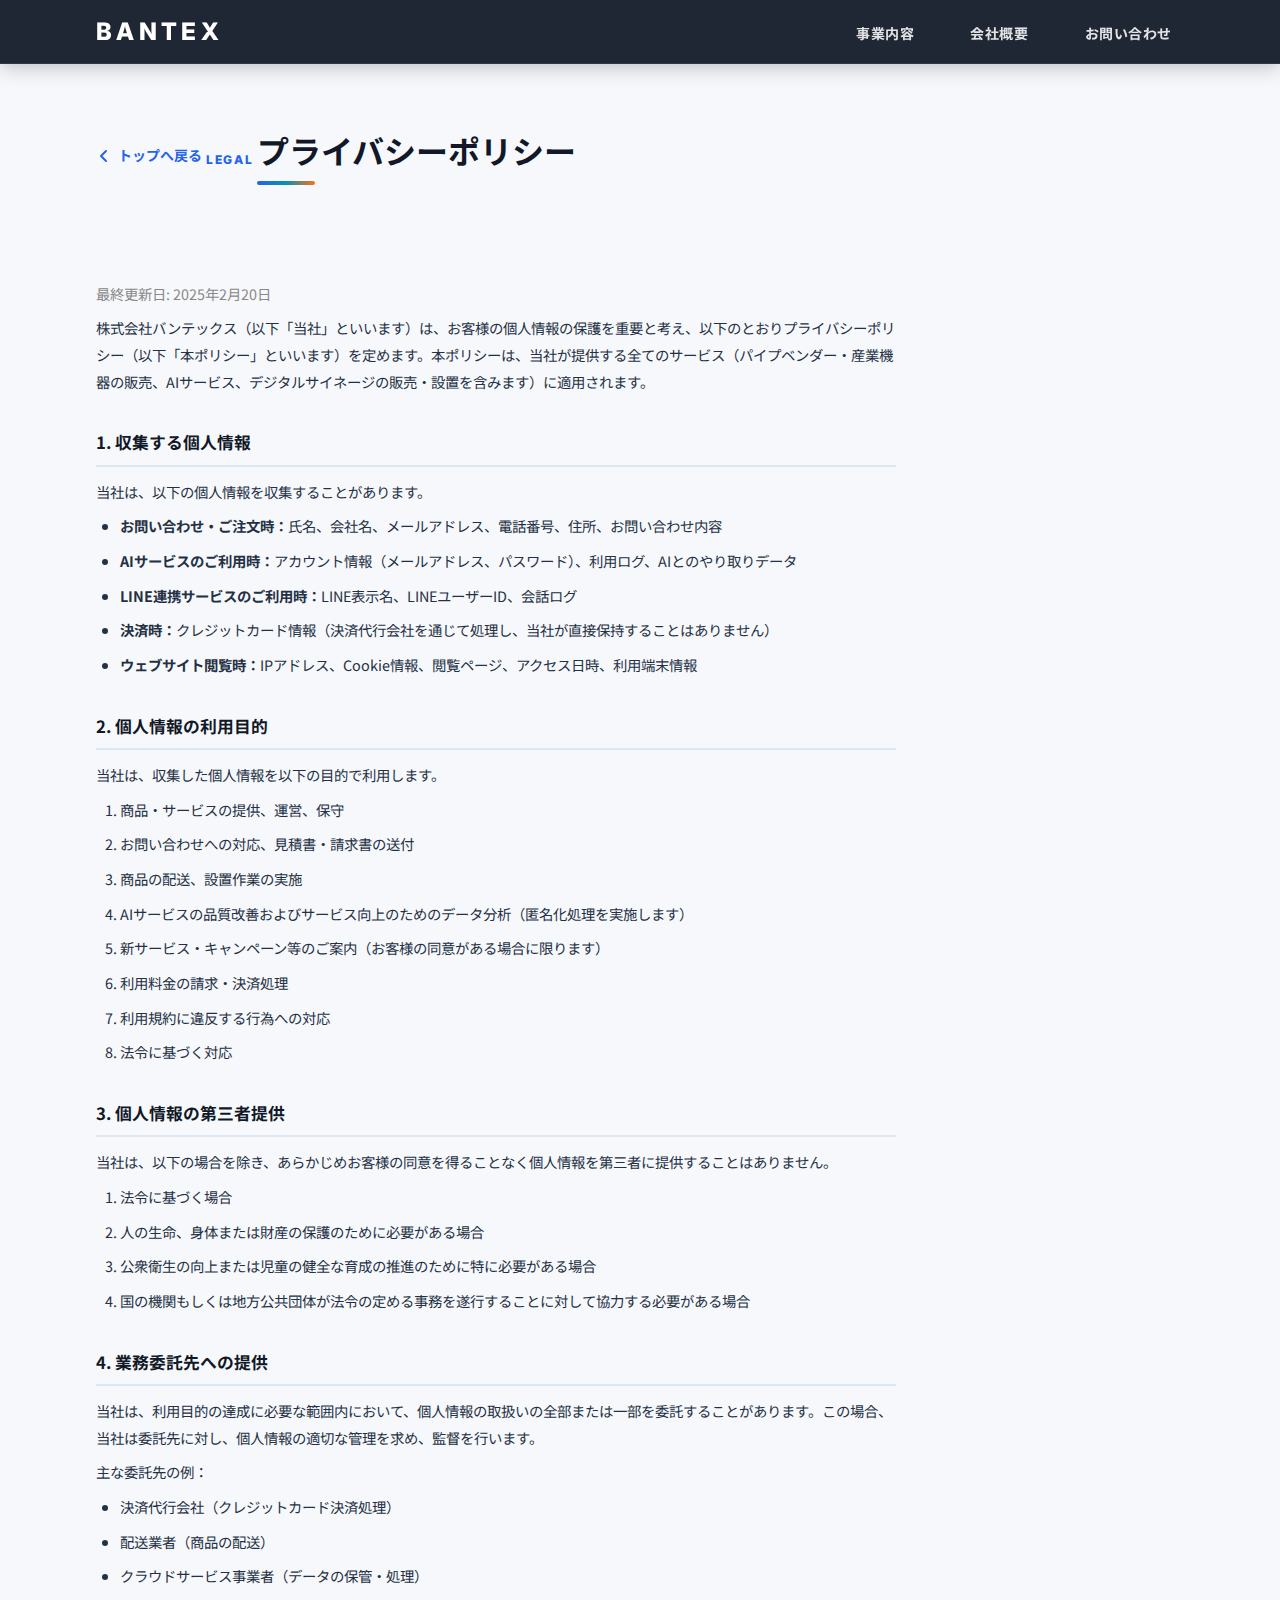
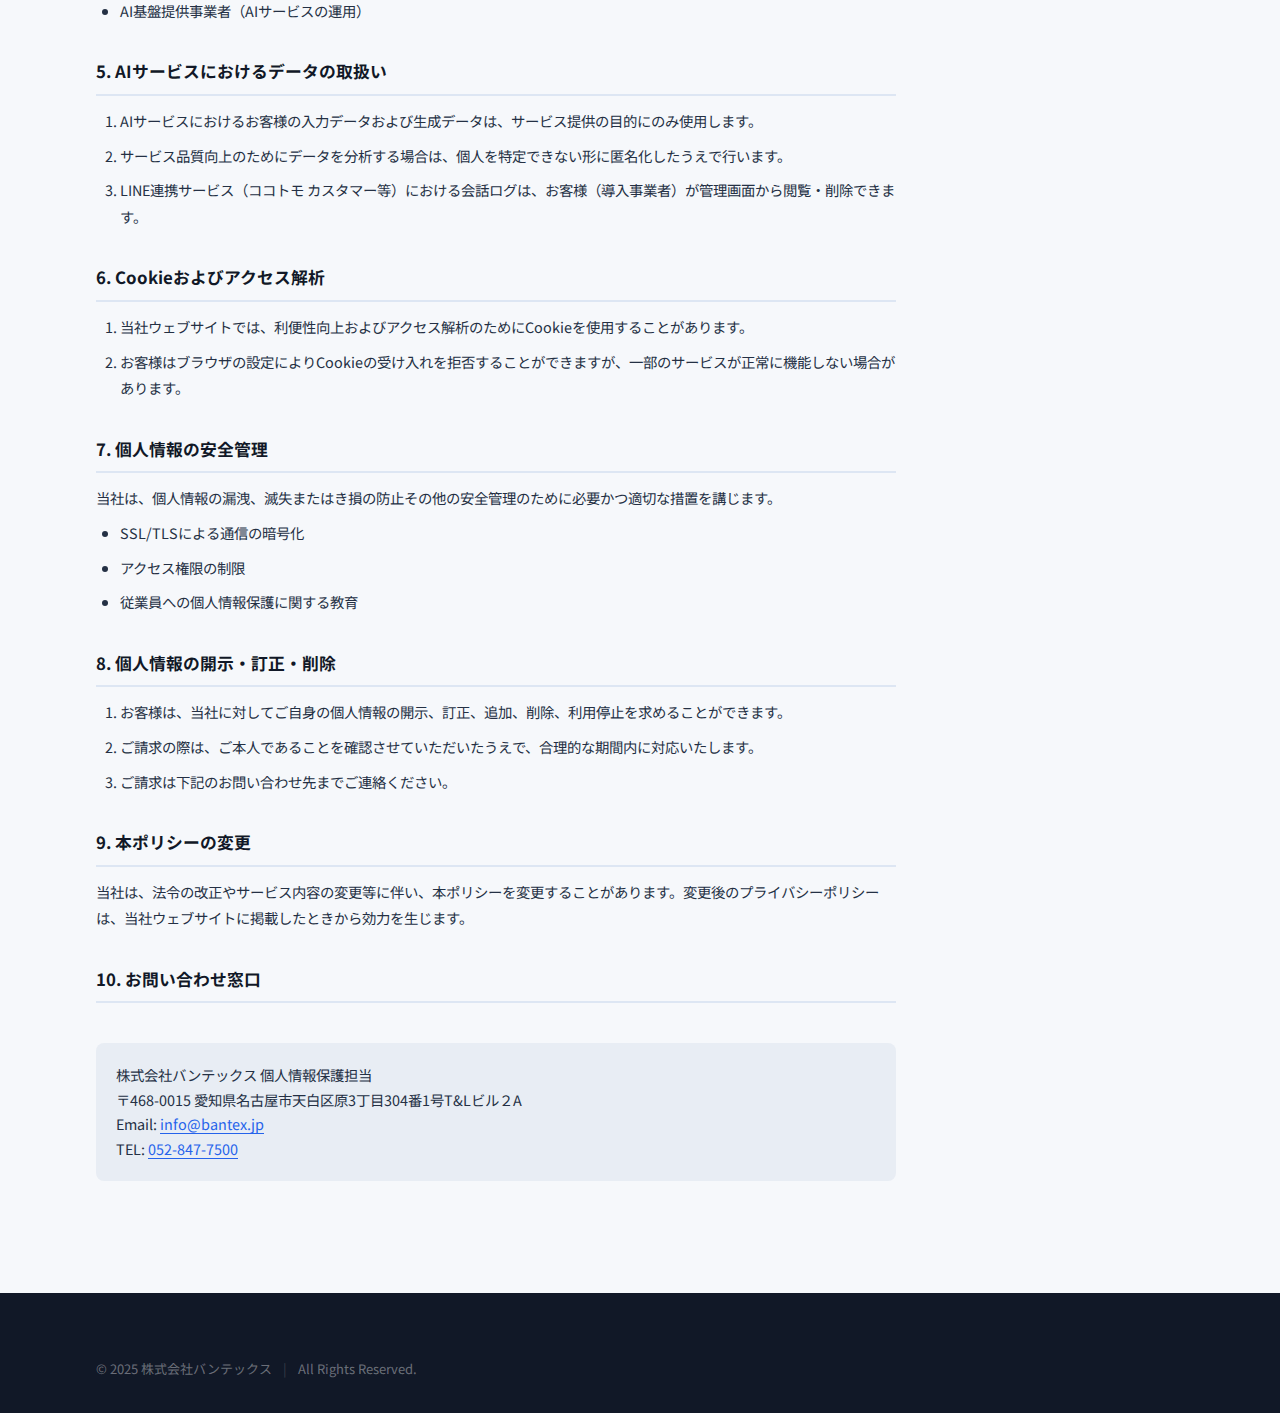
<file: privacy.html>
<!DOCTYPE html>
<html lang="ja">
<head>
  <meta charset="UTF-8">
  <meta name="viewport" content="width=device-width, initial-scale=1.0">
  <title>プライバシーポリシー | 株式会社バンテックス</title>
  <meta name="description" content="株式会社バンテックスのプライバシーポリシーです。">
  <meta name="robots" content="noindex, nofollow">
  <link rel="canonical" href="https://bantex.jp/privacy.html">

  <link rel="preconnect" href="https://fonts.googleapis.com">
  <link rel="preconnect" href="https://fonts.gstatic.com" crossorigin>
  <link href="https://fonts.googleapis.com/css2?family=Inter:wght@800&family=Noto+Sans+JP:wght@400;700&display=swap" rel="stylesheet">
  <link rel="stylesheet" href="style.css">
</head>
<body>

  <a class="skip-nav" href="#main-content">本文へスキップ</a>

  <header class="site-header scrolled" id="site-header">
    <div class="container">
      <div class="header-inner">
        <a href="index.html" class="site-logo" aria-label="BANTEX トップページへ">BANTEX</a>
        <nav class="primary-nav" aria-label="メインナビゲーション">
          <ul>
            <li><a href="index.html#services">事業内容</a></li>
            <li><a href="index.html#about">会社概要</a></li>
            <li><a href="index.html#contact">お問い合わせ</a></li>
          </ul>
        </nav>
      </div>
    </div>
  </header>

  <main id="main-content">
    <section class="legal-page" aria-labelledby="legal-heading">
      <div class="container">

        <div class="legal-header">
          <a href="index.html" class="legal-back" aria-label="トップページへ戻る">
            <svg aria-hidden="true" width="16" height="16" viewBox="0 0 16 16" fill="none"><path d="M10 3L5 8l5 5" stroke="currentColor" stroke-width="2" stroke-linecap="round" stroke-linejoin="round"/></svg>
            トップへ戻る
          </a>
          <p class="section-label">Legal</p>
          <h1 class="section-heading" id="legal-heading">プライバシーポリシー</h1>
        </div>

        <div class="legal-body">
          <p class="legal-updated">最終更新日: 2025年2月20日</p>

          <p>株式会社バンテックス（以下「当社」といいます）は、お客様の個人情報の保護を重要と考え、以下のとおりプライバシーポリシー（以下「本ポリシー」といいます）を定めます。本ポリシーは、当社が提供する全てのサービス（パイプベンダー・産業機器の販売、AIサービス、デジタルサイネージの販売・設置を含みます）に適用されます。</p>

          <h2>1. 収集する個人情報</h2>
          <p>当社は、以下の個人情報を収集することがあります。</p>
          <ul>
            <li><strong>お問い合わせ・ご注文時：</strong>氏名、会社名、メールアドレス、電話番号、住所、お問い合わせ内容</li>
            <li><strong>AIサービスのご利用時：</strong>アカウント情報（メールアドレス、パスワード）、利用ログ、AIとのやり取りデータ</li>
            <li><strong>LINE連携サービスのご利用時：</strong>LINE表示名、LINEユーザーID、会話ログ</li>
            <li><strong>決済時：</strong>クレジットカード情報（決済代行会社を通じて処理し、当社が直接保持することはありません）</li>
            <li><strong>ウェブサイト閲覧時：</strong>IPアドレス、Cookie情報、閲覧ページ、アクセス日時、利用端末情報</li>
          </ul>

          <h2>2. 個人情報の利用目的</h2>
          <p>当社は、収集した個人情報を以下の目的で利用します。</p>
          <ol>
            <li>商品・サービスの提供、運営、保守</li>
            <li>お問い合わせへの対応、見積書・請求書の送付</li>
            <li>商品の配送、設置作業の実施</li>
            <li>AIサービスの品質改善およびサービス向上のためのデータ分析（匿名化処理を実施します）</li>
            <li>新サービス・キャンペーン等のご案内（お客様の同意がある場合に限ります）</li>
            <li>利用料金の請求・決済処理</li>
            <li>利用規約に違反する行為への対応</li>
            <li>法令に基づく対応</li>
          </ol>

          <h2>3. 個人情報の第三者提供</h2>
          <p>当社は、以下の場合を除き、あらかじめお客様の同意を得ることなく個人情報を第三者に提供することはありません。</p>
          <ol>
            <li>法令に基づく場合</li>
            <li>人の生命、身体または財産の保護のために必要がある場合</li>
            <li>公衆衛生の向上または児童の健全な育成の推進のために特に必要がある場合</li>
            <li>国の機関もしくは地方公共団体が法令の定める事務を遂行することに対して協力する必要がある場合</li>
          </ol>

          <h2>4. 業務委託先への提供</h2>
          <p>当社は、利用目的の達成に必要な範囲内において、個人情報の取扱いの全部または一部を委託することがあります。この場合、当社は委託先に対し、個人情報の適切な管理を求め、監督を行います。</p>
          <p>主な委託先の例：</p>
          <ul>
            <li>決済代行会社（クレジットカード決済処理）</li>
            <li>配送業者（商品の配送）</li>
            <li>クラウドサービス事業者（データの保管・処理）</li>
            <li>AI基盤提供事業者（AIサービスの運用）</li>
          </ul>

          <h2>5. AIサービスにおけるデータの取扱い</h2>
          <ol>
            <li>AIサービスにおけるお客様の入力データおよび生成データは、サービス提供の目的にのみ使用します。</li>
            <li>サービス品質向上のためにデータを分析する場合は、個人を特定できない形に匿名化したうえで行います。</li>
            <li>LINE連携サービス（ココトモ カスタマー等）における会話ログは、お客様（導入事業者）が管理画面から閲覧・削除できます。</li>
          </ol>

          <h2>6. Cookieおよびアクセス解析</h2>
          <ol>
            <li>当社ウェブサイトでは、利便性向上およびアクセス解析のためにCookieを使用することがあります。</li>
            <li>お客様はブラウザの設定によりCookieの受け入れを拒否することができますが、一部のサービスが正常に機能しない場合があります。</li>
          </ol>

          <h2>7. 個人情報の安全管理</h2>
          <p>当社は、個人情報の漏洩、滅失またはき損の防止その他の安全管理のために必要かつ適切な措置を講じます。</p>
          <ul>
            <li>SSL/TLSによる通信の暗号化</li>
            <li>アクセス権限の制限</li>
            <li>従業員への個人情報保護に関する教育</li>
          </ul>

          <h2>8. 個人情報の開示・訂正・削除</h2>
          <ol>
            <li>お客様は、当社に対してご自身の個人情報の開示、訂正、追加、削除、利用停止を求めることができます。</li>
            <li>ご請求の際は、ご本人であることを確認させていただいたうえで、合理的な期間内に対応いたします。</li>
            <li>ご請求は下記のお問い合わせ先までご連絡ください。</li>
          </ol>

          <h2>9. 本ポリシーの変更</h2>
          <p>当社は、法令の改正やサービス内容の変更等に伴い、本ポリシーを変更することがあります。変更後のプライバシーポリシーは、当社ウェブサイトに掲載したときから効力を生じます。</p>

          <h2>10. お問い合わせ窓口</h2>
          <div class="legal-footer-info">
            <p>株式会社バンテックス 個人情報保護担当<br>
            〒468-0015 愛知県名古屋市天白区原3丁目304番1号T&Lビル２A<br>
            Email: <a href="mailto:info@bantex.jp">info@bantex.jp</a><br>
            TEL: <a href="tel:052-847-7500">052-847-7500</a></p>
          </div>

        </div>

      </div>
    </section>
  </main>

  <footer class="site-footer" role="contentinfo">
    <div class="container">
      <div class="footer-bottom" style="margin-top:0; padding-top:0; border-top:none;">
        <p class="footer-copy">
          &copy; 2025 株式会社バンテックス
          <span class="footer-divider">|</span>
          All Rights Reserved.
        </p>
      </div>
    </div>
  </footer>

</body>
</html>
</file>
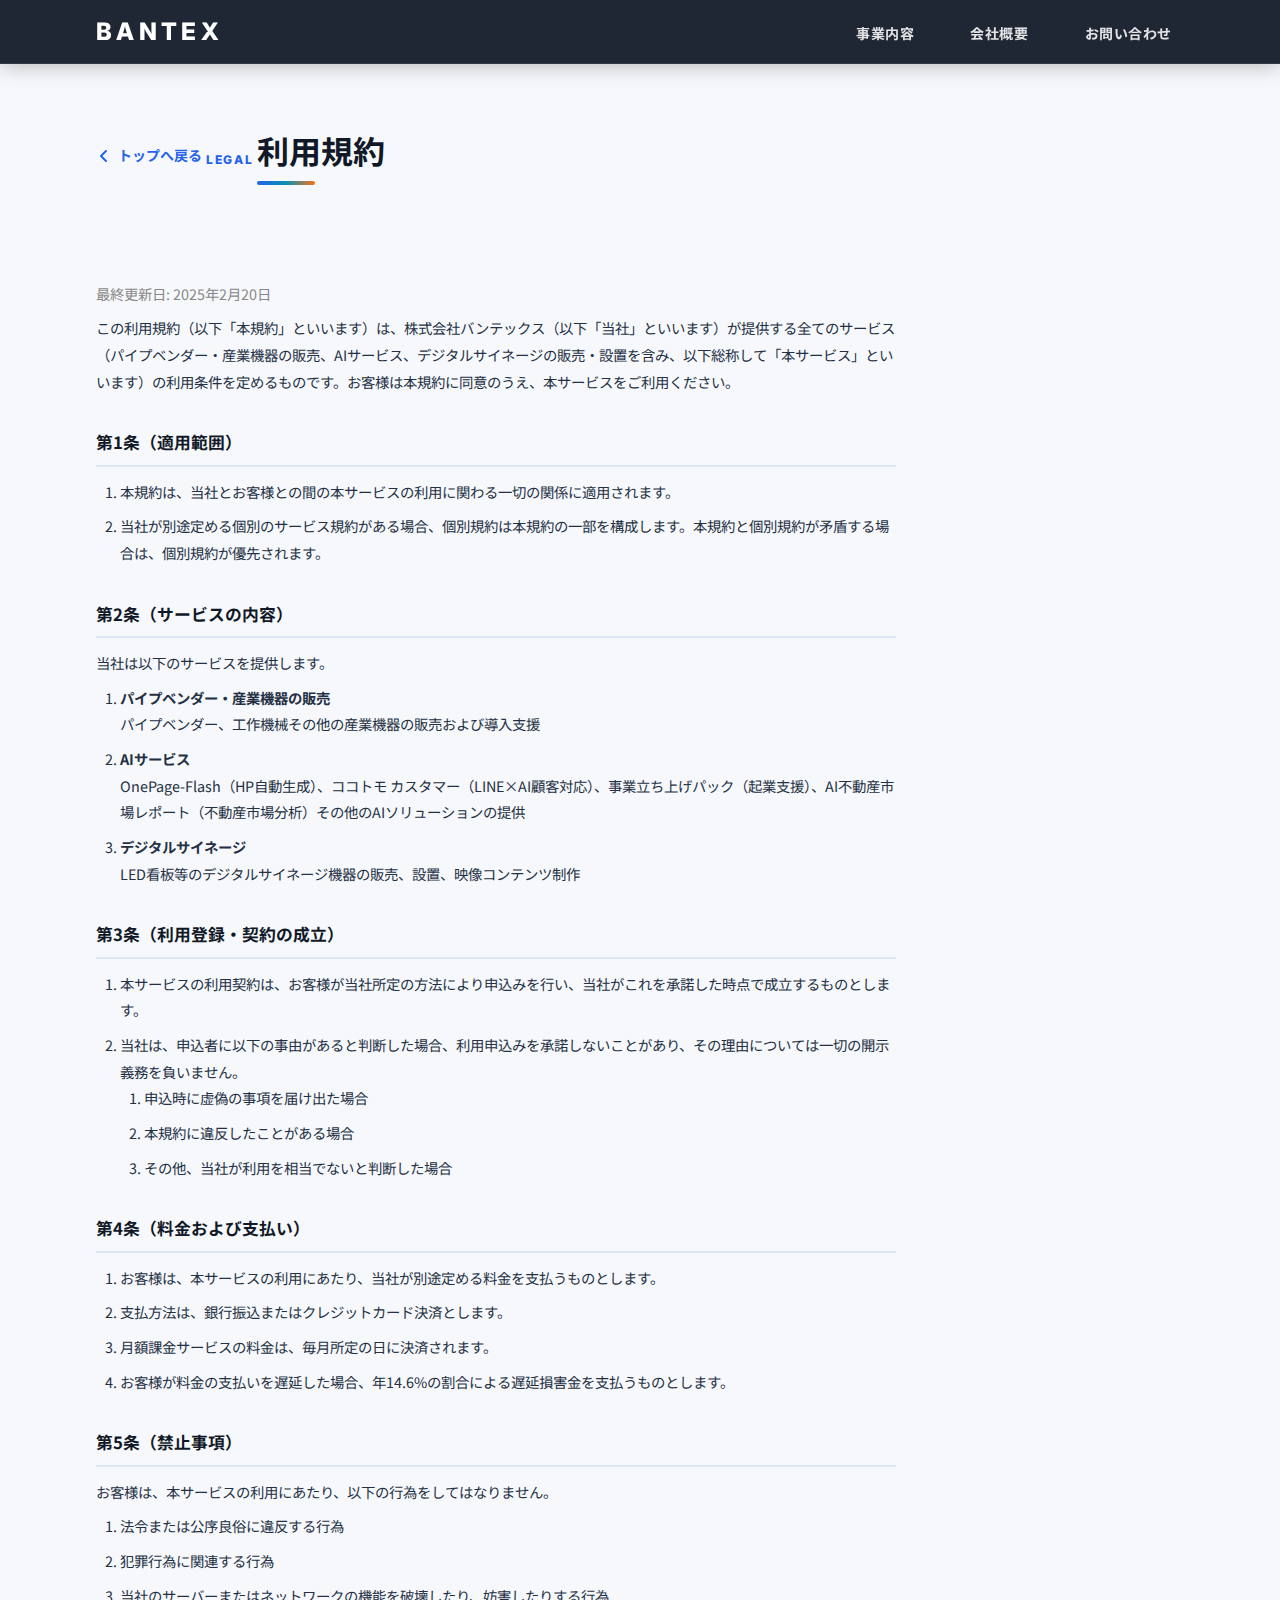
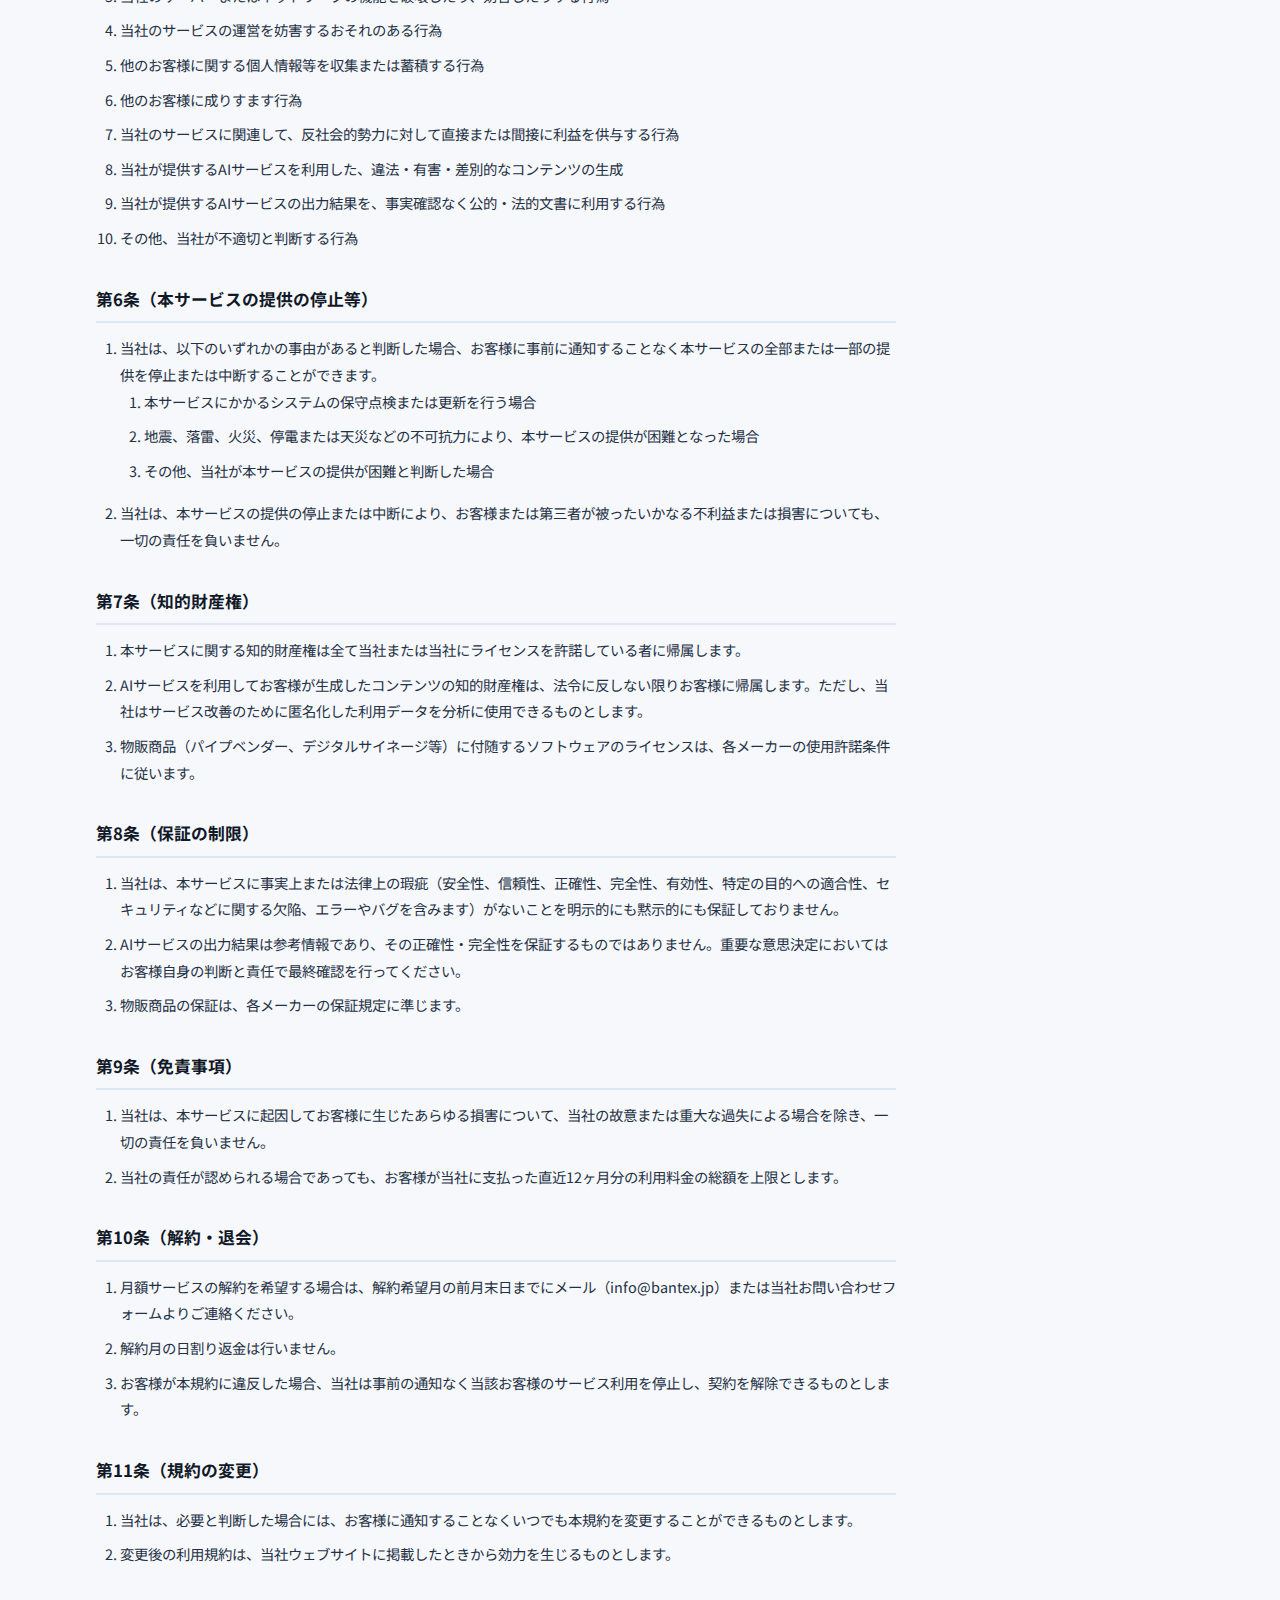
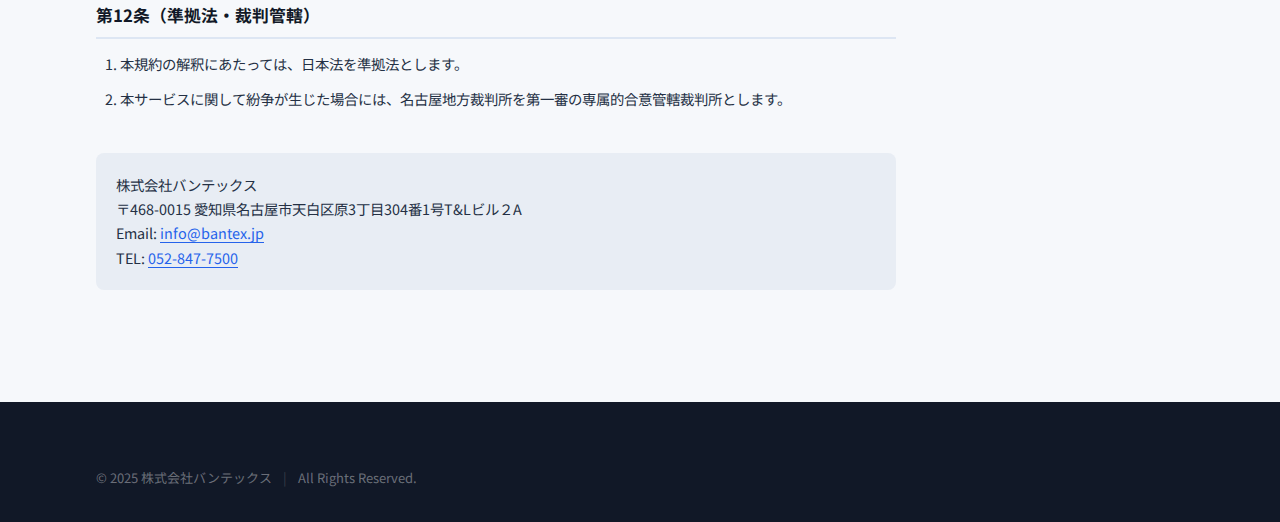
<file: terms.html>
<!DOCTYPE html>
<html lang="ja">
<head>
  <meta charset="UTF-8">
  <meta name="viewport" content="width=device-width, initial-scale=1.0">
  <title>利用規約 | 株式会社バンテックス</title>
  <meta name="description" content="株式会社バンテックスの利用規約です。">
  <meta name="robots" content="noindex, nofollow">
  <link rel="canonical" href="https://bantex.jp/terms.html">

  <link rel="preconnect" href="https://fonts.googleapis.com">
  <link rel="preconnect" href="https://fonts.gstatic.com" crossorigin>
  <link href="https://fonts.googleapis.com/css2?family=Inter:wght@800&family=Noto+Sans+JP:wght@400;700&display=swap" rel="stylesheet">
  <link rel="stylesheet" href="style.css">
</head>
<body>

  <a class="skip-nav" href="#main-content">本文へスキップ</a>

  <header class="site-header scrolled" id="site-header">
    <div class="container">
      <div class="header-inner">
        <a href="index.html" class="site-logo" aria-label="BANTEX トップページへ">BANTEX</a>
        <nav class="primary-nav" aria-label="メインナビゲーション">
          <ul>
            <li><a href="index.html#services">事業内容</a></li>
            <li><a href="index.html#about">会社概要</a></li>
            <li><a href="index.html#contact">お問い合わせ</a></li>
          </ul>
        </nav>
      </div>
    </div>
  </header>

  <main id="main-content">
    <section class="legal-page" aria-labelledby="legal-heading">
      <div class="container">

        <div class="legal-header">
          <a href="index.html" class="legal-back" aria-label="トップページへ戻る">
            <svg aria-hidden="true" width="16" height="16" viewBox="0 0 16 16" fill="none"><path d="M10 3L5 8l5 5" stroke="currentColor" stroke-width="2" stroke-linecap="round" stroke-linejoin="round"/></svg>
            トップへ戻る
          </a>
          <p class="section-label">Legal</p>
          <h1 class="section-heading" id="legal-heading">利用規約</h1>
        </div>

        <div class="legal-body">
          <p class="legal-updated">最終更新日: 2025年2月20日</p>

          <p>この利用規約（以下「本規約」といいます）は、株式会社バンテックス（以下「当社」といいます）が提供する全てのサービス（パイプベンダー・産業機器の販売、AIサービス、デジタルサイネージの販売・設置を含み、以下総称して「本サービス」といいます）の利用条件を定めるものです。お客様は本規約に同意のうえ、本サービスをご利用ください。</p>

          <h2>第1条（適用範囲）</h2>
          <ol>
            <li>本規約は、当社とお客様との間の本サービスの利用に関わる一切の関係に適用されます。</li>
            <li>当社が別途定める個別のサービス規約がある場合、個別規約は本規約の一部を構成します。本規約と個別規約が矛盾する場合は、個別規約が優先されます。</li>
          </ol>

          <h2>第2条（サービスの内容）</h2>
          <p>当社は以下のサービスを提供します。</p>
          <ol>
            <li><strong>パイプベンダー・産業機器の販売</strong><br>パイプベンダー、工作機械その他の産業機器の販売および導入支援</li>
            <li><strong>AIサービス</strong><br>OnePage-Flash（HP自動生成）、ココトモ カスタマー（LINE×AI顧客対応）、事業立ち上げパック（起業支援）、AI不動産市場レポート（不動産市場分析）その他のAIソリューションの提供</li>
            <li><strong>デジタルサイネージ</strong><br>LED看板等のデジタルサイネージ機器の販売、設置、映像コンテンツ制作</li>
          </ol>

          <h2>第3条（利用登録・契約の成立）</h2>
          <ol>
            <li>本サービスの利用契約は、お客様が当社所定の方法により申込みを行い、当社がこれを承諾した時点で成立するものとします。</li>
            <li>当社は、申込者に以下の事由があると判断した場合、利用申込みを承諾しないことがあり、その理由については一切の開示義務を負いません。
              <ul>
                <li>申込時に虚偽の事項を届け出た場合</li>
                <li>本規約に違反したことがある場合</li>
                <li>その他、当社が利用を相当でないと判断した場合</li>
              </ul>
            </li>
          </ol>

          <h2>第4条（料金および支払い）</h2>
          <ol>
            <li>お客様は、本サービスの利用にあたり、当社が別途定める料金を支払うものとします。</li>
            <li>支払方法は、銀行振込またはクレジットカード決済とします。</li>
            <li>月額課金サービスの料金は、毎月所定の日に決済されます。</li>
            <li>お客様が料金の支払いを遅延した場合、年14.6%の割合による遅延損害金を支払うものとします。</li>
          </ol>

          <h2>第5条（禁止事項）</h2>
          <p>お客様は、本サービスの利用にあたり、以下の行為をしてはなりません。</p>
          <ol>
            <li>法令または公序良俗に違反する行為</li>
            <li>犯罪行為に関連する行為</li>
            <li>当社のサーバーまたはネットワークの機能を破壊したり、妨害したりする行為</li>
            <li>当社のサービスの運営を妨害するおそれのある行為</li>
            <li>他のお客様に関する個人情報等を収集または蓄積する行為</li>
            <li>他のお客様に成りすます行為</li>
            <li>当社のサービスに関連して、反社会的勢力に対して直接または間接に利益を供与する行為</li>
            <li>当社が提供するAIサービスを利用した、違法・有害・差別的なコンテンツの生成</li>
            <li>当社が提供するAIサービスの出力結果を、事実確認なく公的・法的文書に利用する行為</li>
            <li>その他、当社が不適切と判断する行為</li>
          </ol>

          <h2>第6条（本サービスの提供の停止等）</h2>
          <ol>
            <li>当社は、以下のいずれかの事由があると判断した場合、お客様に事前に通知することなく本サービスの全部または一部の提供を停止または中断することができます。
              <ul>
                <li>本サービスにかかるシステムの保守点検または更新を行う場合</li>
                <li>地震、落雷、火災、停電または天災などの不可抗力により、本サービスの提供が困難となった場合</li>
                <li>その他、当社が本サービスの提供が困難と判断した場合</li>
              </ul>
            </li>
            <li>当社は、本サービスの提供の停止または中断により、お客様または第三者が被ったいかなる不利益または損害についても、一切の責任を負いません。</li>
          </ol>

          <h2>第7条（知的財産権）</h2>
          <ol>
            <li>本サービスに関する知的財産権は全て当社または当社にライセンスを許諾している者に帰属します。</li>
            <li>AIサービスを利用してお客様が生成したコンテンツの知的財産権は、法令に反しない限りお客様に帰属します。ただし、当社はサービス改善のために匿名化した利用データを分析に使用できるものとします。</li>
            <li>物販商品（パイプベンダー、デジタルサイネージ等）に付随するソフトウェアのライセンスは、各メーカーの使用許諾条件に従います。</li>
          </ol>

          <h2>第8条（保証の制限）</h2>
          <ol>
            <li>当社は、本サービスに事実上または法律上の瑕疵（安全性、信頼性、正確性、完全性、有効性、特定の目的への適合性、セキュリティなどに関する欠陥、エラーやバグを含みます）がないことを明示的にも黙示的にも保証しておりません。</li>
            <li>AIサービスの出力結果は参考情報であり、その正確性・完全性を保証するものではありません。重要な意思決定においてはお客様自身の判断と責任で最終確認を行ってください。</li>
            <li>物販商品の保証は、各メーカーの保証規定に準じます。</li>
          </ol>

          <h2>第9条（免責事項）</h2>
          <ol>
            <li>当社は、本サービスに起因してお客様に生じたあらゆる損害について、当社の故意または重大な過失による場合を除き、一切の責任を負いません。</li>
            <li>当社の責任が認められる場合であっても、お客様が当社に支払った直近12ヶ月分の利用料金の総額を上限とします。</li>
          </ol>

          <h2>第10条（解約・退会）</h2>
          <ol>
            <li>月額サービスの解約を希望する場合は、解約希望月の前月末日までにメール（info@bantex.jp）または当社お問い合わせフォームよりご連絡ください。</li>
            <li>解約月の日割り返金は行いません。</li>
            <li>お客様が本規約に違反した場合、当社は事前の通知なく当該お客様のサービス利用を停止し、契約を解除できるものとします。</li>
          </ol>

          <h2>第11条（規約の変更）</h2>
          <ol>
            <li>当社は、必要と判断した場合には、お客様に通知することなくいつでも本規約を変更することができるものとします。</li>
            <li>変更後の利用規約は、当社ウェブサイトに掲載したときから効力を生じるものとします。</li>
          </ol>

          <h2>第12条（準拠法・裁判管轄）</h2>
          <ol>
            <li>本規約の解釈にあたっては、日本法を準拠法とします。</li>
            <li>本サービスに関して紛争が生じた場合には、名古屋地方裁判所を第一審の専属的合意管轄裁判所とします。</li>
          </ol>

          <div class="legal-footer-info">
            <p>株式会社バンテックス<br>
            〒468-0015 愛知県名古屋市天白区原3丁目304番1号T&Lビル２A<br>
            Email: <a href="mailto:info@bantex.jp">info@bantex.jp</a><br>
            TEL: <a href="tel:052-847-7500">052-847-7500</a></p>
          </div>

        </div>

      </div>
    </section>
  </main>

  <footer class="site-footer" role="contentinfo">
    <div class="container">
      <div class="footer-bottom" style="margin-top:0; padding-top:0; border-top:none;">
        <p class="footer-copy">
          &copy; 2025 株式会社バンテックス
          <span class="footer-divider">|</span>
          All Rights Reserved.
        </p>
      </div>
    </div>
  </footer>

</body>
</html>
</file>
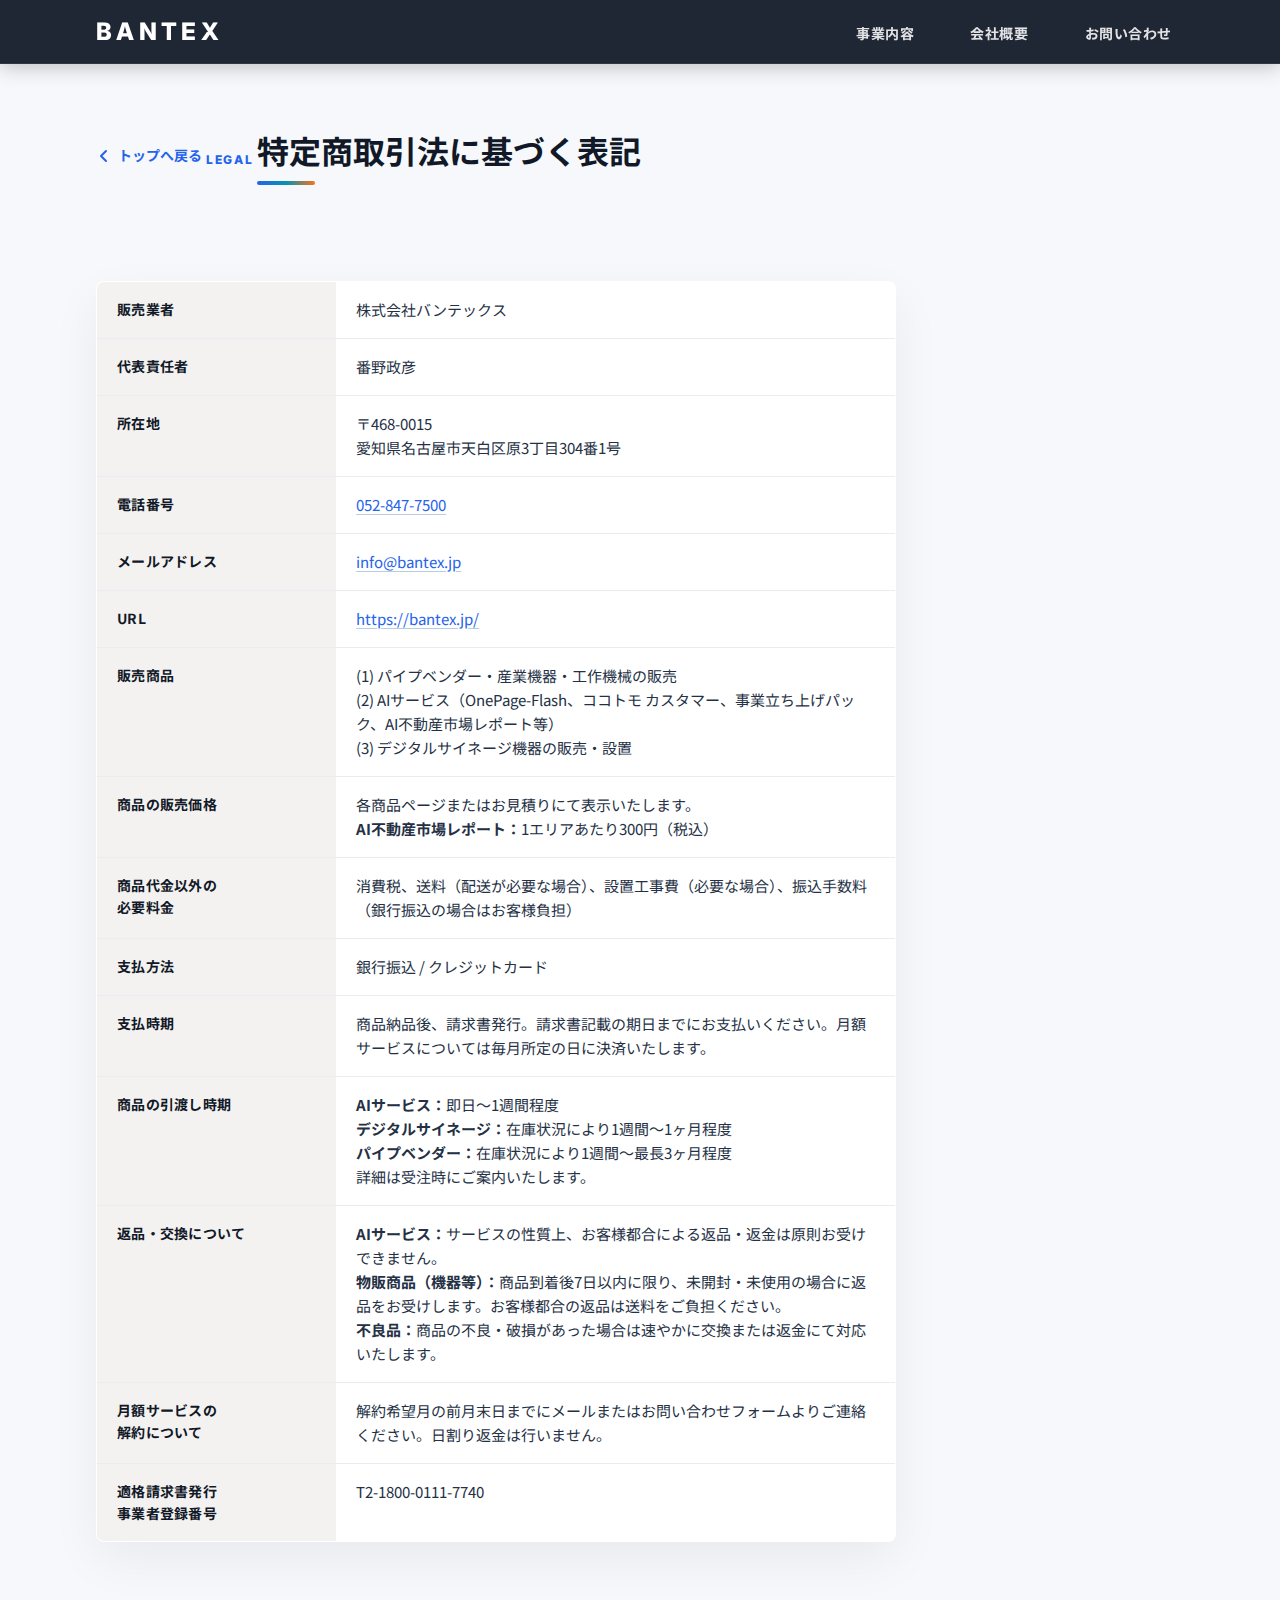
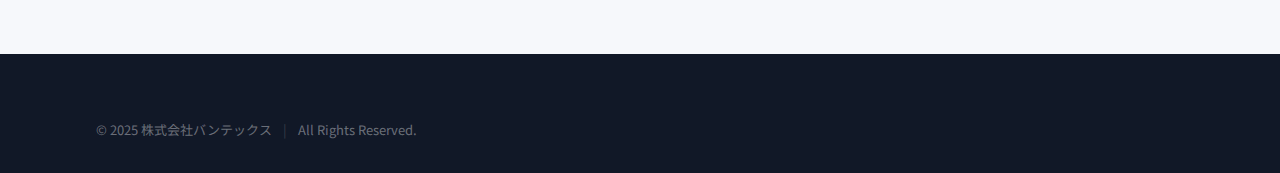
<file: tokushoho.html>
<!DOCTYPE html>
<html lang="ja">
<head>
  <meta charset="UTF-8">
  <meta name="viewport" content="width=device-width, initial-scale=1.0">
  <title>特定商取引法に基づく表記 | 株式会社バンテックス</title>
  <meta name="description" content="株式会社バンテックスの特定商取引法に基づく表記ページです。">
  <meta name="robots" content="noindex, nofollow">
  <link rel="canonical" href="https://bantex.jp/tokushoho.html">

  <link rel="preconnect" href="https://fonts.googleapis.com">
  <link rel="preconnect" href="https://fonts.gstatic.com" crossorigin>
  <link href="https://fonts.googleapis.com/css2?family=Inter:wght@800&family=Noto+Sans+JP:wght@400;700&display=swap" rel="stylesheet">
  <link rel="stylesheet" href="style.css">
</head>
<body>

  <a class="skip-nav" href="#main-content">本文へスキップ</a>

  <header class="site-header scrolled" id="site-header">
    <div class="container">
      <div class="header-inner">
        <a href="index.html" class="site-logo" aria-label="BANTEX トップページへ">BANTEX</a>
        <nav class="primary-nav" aria-label="メインナビゲーション">
          <ul>
            <li><a href="index.html#services">事業内容</a></li>
            <li><a href="index.html#about">会社概要</a></li>
            <li><a href="index.html#contact">お問い合わせ</a></li>
          </ul>
        </nav>
      </div>
    </div>
  </header>

  <main id="main-content">
    <section class="legal-page" aria-labelledby="legal-heading">
      <div class="container">

        <div class="legal-header">
          <a href="index.html" class="legal-back" aria-label="トップページへ戻る">
            <svg aria-hidden="true" width="16" height="16" viewBox="0 0 16 16" fill="none"><path d="M10 3L5 8l5 5" stroke="currentColor" stroke-width="2" stroke-linecap="round" stroke-linejoin="round"/></svg>
            トップへ戻る
          </a>
          <p class="section-label">Legal</p>
          <h1 class="section-heading" id="legal-heading">特定商取引法に基づく表記</h1>
        </div>

        <div class="legal-table-wrap">
          <table class="company-table">
            <caption class="visually-hidden">特定商取引法に基づく表記</caption>
            <tbody>
              <tr>
                <th scope="row">販売業者</th>
                <td>株式会社バンテックス</td>
              </tr>
              <tr>
                <th scope="row">代表責任者</th>
                <td>番野政彦</td>
              </tr>
              <tr>
                <th scope="row">所在地</th>
                <td>〒468-0015<br>愛知県名古屋市天白区原3丁目304番1号</td>
              </tr>
              <tr>
                <th scope="row">電話番号</th>
                <td><a href="tel:052-847-7500">052-847-7500</a></td>
              </tr>
              <tr>
                <th scope="row">メールアドレス</th>
                <td><a href="mailto:info@bantex.jp">info@bantex.jp</a></td>
              </tr>
              <tr>
                <th scope="row">URL</th>
                <td><a href="https://bantex.jp/">https://bantex.jp/</a></td>
              </tr>
              <tr>
                <th scope="row">販売商品</th>
                <td>
                  (1) パイプベンダー・産業機器・工作機械の販売<br>
                  (2) AIサービス（OnePage-Flash、ココトモ カスタマー、事業立ち上げパック、AI不動産市場レポート等）<br>
                  (3) デジタルサイネージ機器の販売・設置
                </td>
              </tr>
              <tr>
                <th scope="row">商品の販売価格</th>
                <td>
                  各商品ページまたはお見積りにて表示いたします。<br>
                  <strong>AI不動産市場レポート：</strong>1エリアあたり300円（税込）
                </td>
              </tr>
              <tr>
                <th scope="row">商品代金以外の<br>必要料金</th>
                <td>消費税、送料（配送が必要な場合）、設置工事費（必要な場合）、振込手数料（銀行振込の場合はお客様負担）</td>
              </tr>
              <tr>
                <th scope="row">支払方法</th>
                <td>銀行振込 / クレジットカード</td>
              </tr>
              <tr>
                <th scope="row">支払時期</th>
                <td>商品納品後、請求書発行。請求書記載の期日までにお支払いください。月額サービスについては毎月所定の日に決済いたします。</td>
              </tr>
              <tr>
                <th scope="row">商品の引渡し時期</th>
                <td>
                  <strong>AIサービス：</strong>即日〜1週間程度<br>
                  <strong>デジタルサイネージ：</strong>在庫状況により1週間〜1ヶ月程度<br>
                  <strong>パイプベンダー：</strong>在庫状況により1週間〜最長3ヶ月程度<br>
                  詳細は受注時にご案内いたします。
                </td>
              </tr>
              <tr>
                <th scope="row">返品・交換について</th>
                <td>
                  <strong>AIサービス：</strong>サービスの性質上、お客様都合による返品・返金は原則お受けできません。<br>
                  <strong>物販商品（機器等）：</strong>商品到着後7日以内に限り、未開封・未使用の場合に返品をお受けします。お客様都合の返品は送料をご負担ください。<br>
                  <strong>不良品：</strong>商品の不良・破損があった場合は速やかに交換または返金にて対応いたします。
                </td>
              </tr>
              <tr>
                <th scope="row">月額サービスの<br>解約について</th>
                <td>解約希望月の前月末日までにメールまたはお問い合わせフォームよりご連絡ください。日割り返金は行いません。</td>
              </tr>
              <tr>
                <th scope="row">適格請求書発行<br>事業者登録番号</th>
                <td>T2-1800-0111-7740</td>
              </tr>
            </tbody>
          </table>
        </div>

      </div>
    </section>
  </main>

  <footer class="site-footer" role="contentinfo">
    <div class="container">
      <div class="footer-bottom" style="margin-top:0; padding-top:0; border-top:none;">
        <p class="footer-copy">
          &copy; 2025 株式会社バンテックス
          <span class="footer-divider">|</span>
          All Rights Reserved.
        </p>
      </div>
    </div>
  </footer>

</body>
</html>
</file>
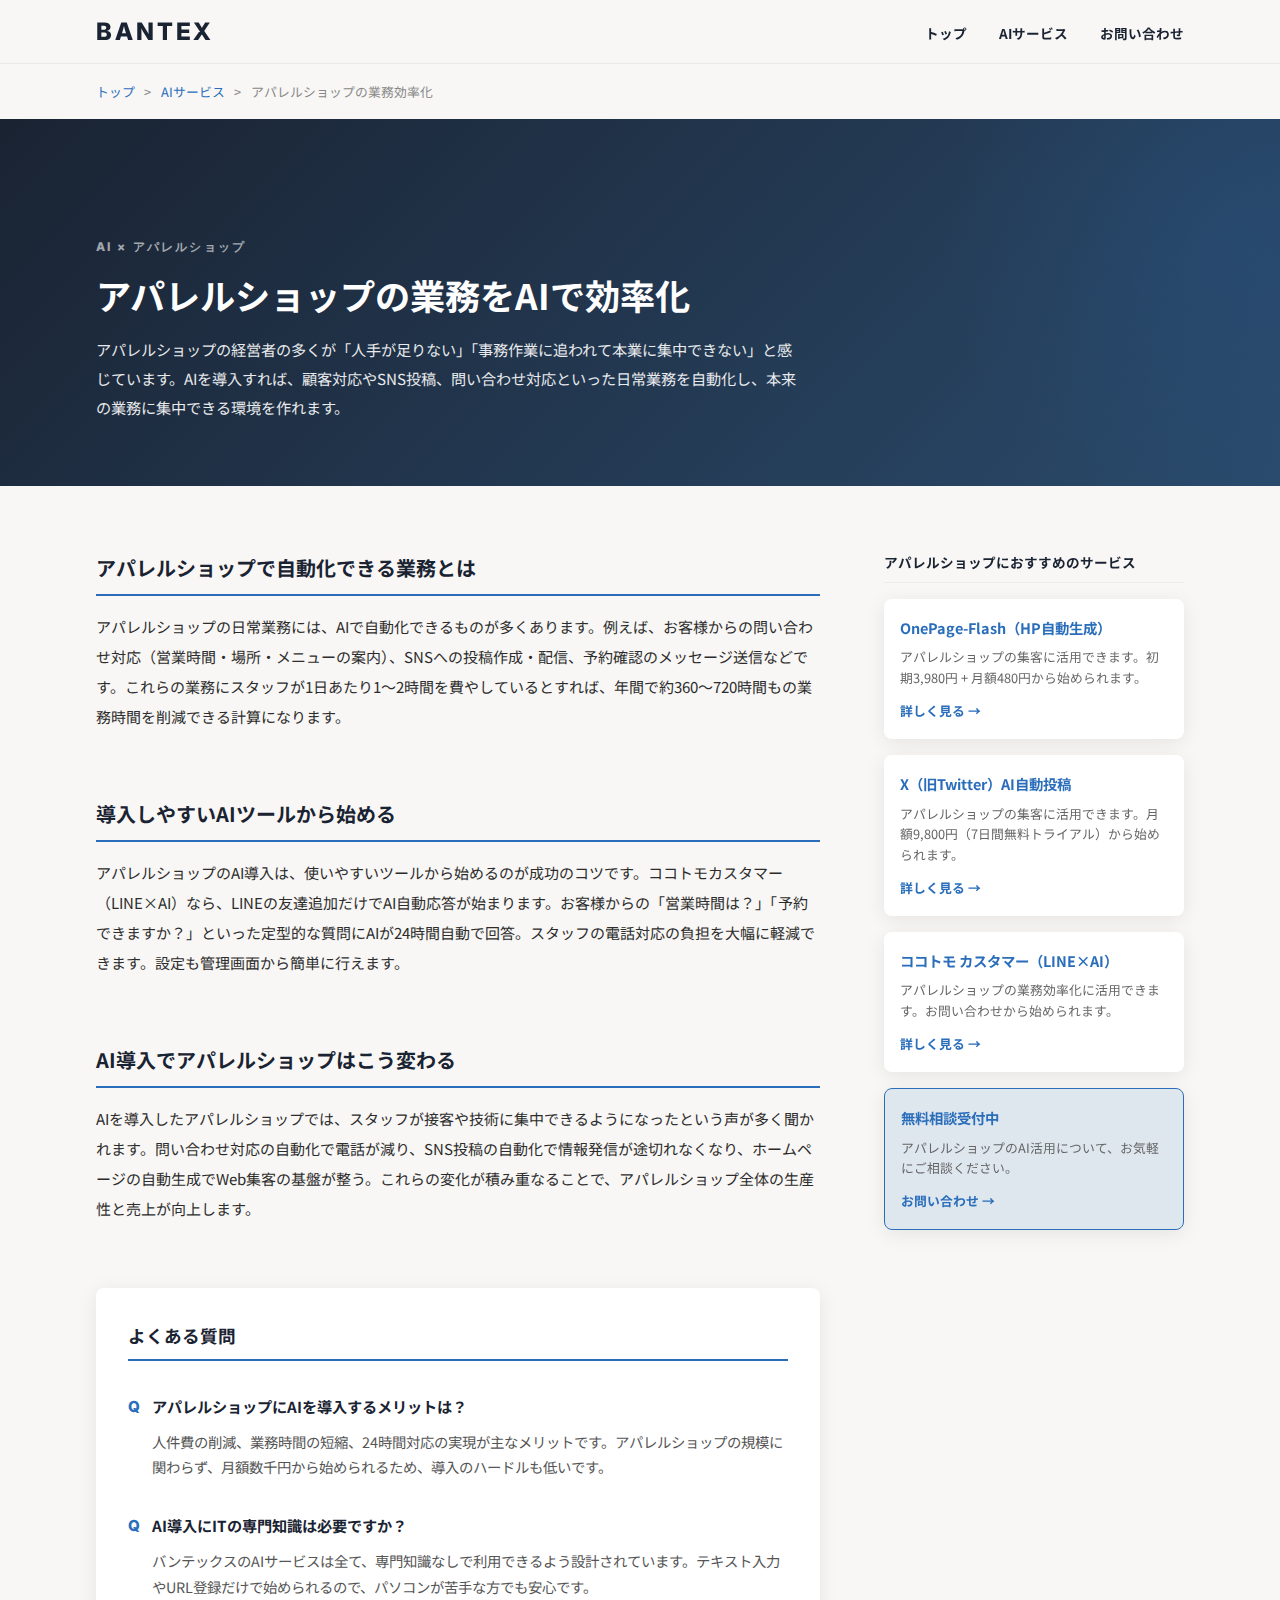
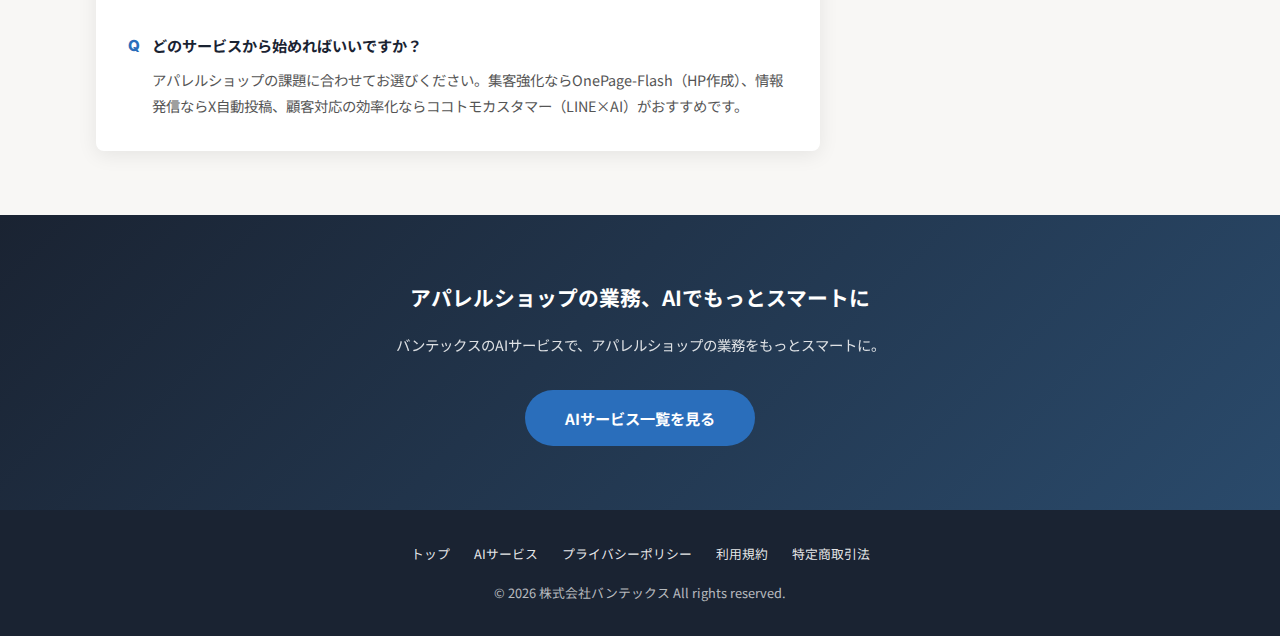
<file: seo/pages/ai-gyoumu-apparel.html>
<!DOCTYPE html>
<html lang="ja">
<head>
  <meta charset="UTF-8">
  <meta name="viewport" content="width=device-width, initial-scale=1.0">
  <title>アパレルショップの業務効率化｜AI導入で変わる仕事のやり方 | 株式会社バンテックス</title>
  <meta name="description" content="アパレルショップの業務効率化にAIを導入。顧客対応の自動化、SNS運用の自動化、事務作業の削減まで。アパレルショップの生産性を劇的に向上させるAIサービス。">
  <meta name="author" content="株式会社バンテックス">
  <meta name="robots" content="index, follow">
  <link rel="canonical" href="https://bantex.jp/seo/pages/ai-gyoumu-apparel.html">

  <!-- Open Graph -->
  <meta property="og:type" content="article">
  <meta property="og:url" content="https://bantex.jp/seo/pages/ai-gyoumu-apparel.html">
  <meta property="og:title" content="アパレルショップの業務効率化｜AI導入で変わる仕事のやり方 | 株式会社バンテックス">
  <meta property="og:description" content="アパレルショップの業務効率化にAIを導入。顧客対応の自動化、SNS運用の自動化、事務作業の削減まで。アパレルショップの生産性を劇的に向上させるAIサービス。">
  <meta property="og:site_name" content="株式会社バンテックス">
  <meta property="og:locale" content="ja_JP">

  <!-- Twitter Card -->
  <meta name="twitter:card" content="summary">
  <meta name="twitter:title" content="アパレルショップの業務効率化｜AI導入で変わる仕事のやり方">
  <meta name="twitter:description" content="アパレルショップの業務効率化にAIを導入。顧客対応の自動化、SNS運用の自動化、事務作業の削減まで。アパレルショップの生産性を劇的に向上させるAIサービス。">

  <!-- Google Fonts (same as bantex.jp) -->
  <link rel="preconnect" href="https://fonts.googleapis.com">
  <link rel="preconnect" href="https://fonts.gstatic.com" crossorigin>
  <link href="https://fonts.googleapis.com/css2?family=Inter:wght@800&family=Noto+Sans+JP:wght@400;700&display=swap" rel="stylesheet">

  <!-- Structured Data -->
  <script type="application/ld+json">
  {
  "@context": "https://schema.org",
  "@type": "Article",
  "headline": "アパレルショップの業務をAIで効率化",
  "description": "アパレルショップの業務効率化にAIを導入。顧客対応の自動化、SNS運用の自動化、事務作業の削減まで。アパレルショップの生産性を劇的に向上させるAIサービス。",
  "author": {
    "@type": "Organization",
    "name": "株式会社バンテックス",
    "url": "https://bantex.jp/"
  },
  "publisher": {
    "@type": "Organization",
    "name": "株式会社バンテックス",
    "url": "https://bantex.jp/"
  },
  "datePublished": "2026-04-07",
  "dateModified": "2026-04-07",
  "mainEntityOfPage": "https://bantex.jp/seo/pages/ai-gyoumu-apparel.html"
}
  </script>
  <script type="application/ld+json">
  {
  "@context": "https://schema.org",
  "@type": "FAQPage",
  "mainEntity": [
    {
      "@type": "Question",
      "name": "アパレルショップにAIを導入するメリットは？",
      "acceptedAnswer": {
        "@type": "Answer",
        "text": "人件費の削減、業務時間の短縮、24時間対応の実現が主なメリットです。アパレルショップの規模に関わらず、月額数千円から始められるため、導入のハードルも低いです。"
      }
    },
    {
      "@type": "Question",
      "name": "AI導入にITの専門知識は必要ですか？",
      "acceptedAnswer": {
        "@type": "Answer",
        "text": "バンテックスのAIサービスは全て、専門知識なしで利用できるよう設計されています。テキスト入力やURL登録だけで始められるので、パソコンが苦手な方でも安心です。"
      }
    },
    {
      "@type": "Question",
      "name": "どのサービスから始めればいいですか？",
      "acceptedAnswer": {
        "@type": "Answer",
        "text": "アパレルショップの課題に合わせてお選びください。集客強化ならOnePage-Flash（HP作成）、情報発信ならX自動投稿、顧客対応の効率化ならココトモカスタマー（LINE×AI）がおすすめです。"
      }
    }
  ]
}
  </script>
  <script type="application/ld+json">
  {
  "@context": "https://schema.org",
  "@type": "BreadcrumbList",
  "itemListElement": [
    {
      "@type": "ListItem",
      "position": 1,
      "name": "トップページ",
      "item": "https://bantex.jp/"
    },
    {
      "@type": "ListItem",
      "position": 2,
      "name": "AIサービス一覧",
      "item": "https://bantex.jp/ai-services.html"
    },
    {
      "@type": "ListItem",
      "position": 3,
      "name": "アパレルショップの業務効率化｜AI導入で変わる仕事のやり方",
      "item": "https://bantex.jp/seo/pages/ai-gyoumu-apparel.html"
    }
  ]
}
  </script>

  <style>
    /* ── BANTEX Design System (subset) ── */
    :root {
      --color-primary:    #1A2332;
      --color-accent:     #2A6EBB;
      --color-bg:         #F8F7F5;
      --color-surface:    #EDECEA;
      --color-text:       #2C2C2C;
      --color-white:      #FFFFFF;
      --color-accent-dim: rgba(42, 110, 187, 0.12);
      --font-sans:  'Noto Sans JP', sans-serif;
      --font-brand: 'Inter', sans-serif;
      --header-h:  64px;
      --radius:    8px;
      --shadow-md: 0 4px 20px rgba(0, 0, 0, 0.08);
      --shadow-lg: 0 8px 40px rgba(0, 0, 0, 0.14);
      --transition-base: 0.28s cubic-bezier(0.4, 0, 0.2, 1);
      --sp-xs: 0.5rem;
      --sp-sm: 1rem;
      --sp-md: 2rem;
      --sp-lg: 4rem;
      --sp-xl: 7rem;
    }

    *, *::before, *::after { box-sizing: border-box; margin: 0; padding: 0; }
    html { scroll-behavior: smooth; font-size: 16px; }
    body {
      font-family: var(--font-sans);
      color: var(--color-text);
      background-color: var(--color-bg);
      line-height: 1.8;
      font-size: 15px;
      overflow-x: hidden;
    }
    a { color: inherit; text-decoration: none; }
    ul, ol { list-style: none; }
    img { max-width: 100%; display: block; }

    /* ── Header ── */
    .site-header {
      position: sticky;
      top: 0;
      z-index: 100;
      height: var(--header-h);
      background: rgba(248, 247, 245, 0.95);
      backdrop-filter: blur(10px);
      border-bottom: 1px solid rgba(0,0,0,0.06);
    }
    .container {
      width: 100%;
      max-width: 1120px;
      margin-inline: auto;
      padding-inline: var(--sp-sm);
    }
    .header-inner {
      display: flex;
      align-items: center;
      justify-content: space-between;
      height: var(--header-h);
    }
    .site-logo {
      font-family: var(--font-brand);
      font-weight: 800;
      font-size: 1.5rem;
      letter-spacing: 0.12em;
      color: var(--color-primary);
    }
    .primary-nav ul {
      display: flex;
      gap: 2rem;
    }
    .primary-nav a {
      font-size: 0.85rem;
      font-weight: 700;
      color: var(--color-primary);
      transition: color var(--transition-base);
    }
    .primary-nav a:hover { color: var(--color-accent); }

    /* ── Breadcrumb ── */
    .breadcrumb {
      padding: var(--sp-sm) 0;
      font-size: 0.8rem;
      color: #888;
    }
    .breadcrumb a { color: var(--color-accent); }
    .breadcrumb a:hover { text-decoration: underline; }
    .breadcrumb span { margin: 0 0.4rem; }

    /* ── Hero ── */
    .seo-hero {
      background: linear-gradient(135deg, var(--color-primary) 0%, #2A4A6B 100%);
      color: var(--color-white);
      padding: var(--sp-xl) 0 var(--sp-lg);
      position: relative;
      overflow: hidden;
    }
    .seo-hero::before {
      content: '';
      position: absolute;
      top: -50%;
      right: -20%;
      width: 600px;
      height: 600px;
      background: radial-gradient(circle, rgba(42,110,187,0.15) 0%, transparent 70%);
      border-radius: 50%;
    }
    .seo-hero-label {
      display: inline-block;
      font-family: var(--font-brand);
      font-size: 0.75rem;
      font-weight: 800;
      letter-spacing: 0.18em;
      text-transform: uppercase;
      color: rgba(255,255,255,0.6);
      margin-bottom: 0.75rem;
    }
    .seo-hero h1 {
      font-size: clamp(1.5rem, 4vw, 2.2rem);
      font-weight: 700;
      line-height: 1.4;
      margin-bottom: var(--sp-sm);
      position: relative;
    }
    .seo-hero-intro {
      font-size: 0.95rem;
      line-height: 1.9;
      opacity: 0.9;
      max-width: 700px;
    }

    /* ── Article Body ── */
    .seo-body {
      padding: var(--sp-lg) 0;
    }
    .seo-body-inner {
      display: grid;
      grid-template-columns: 1fr 300px;
      gap: var(--sp-lg);
      align-items: start;
    }
    @media (max-width: 768px) {
      .seo-body-inner {
        grid-template-columns: 1fr;
      }
    }

    /* ── Content Sections ── */
    .seo-section {
      margin-bottom: var(--sp-lg);
    }
    .seo-section h2 {
      font-size: 1.25rem;
      font-weight: 700;
      color: var(--color-primary);
      padding-bottom: 0.5rem;
      margin-bottom: var(--sp-sm);
      border-bottom: 2px solid var(--color-accent);
      position: relative;
    }
    .seo-section p {
      margin-bottom: var(--sp-sm);
      line-height: 2;
    }

    /* ── Sidebar ── */
    .seo-sidebar {
      position: sticky;
      top: calc(var(--header-h) + var(--sp-md));
    }

    /* ── Service Cards ── */
    .seo-services-heading {
      font-size: 0.85rem;
      font-weight: 700;
      color: var(--color-primary);
      margin-bottom: var(--sp-sm);
      padding-bottom: 0.5rem;
      border-bottom: 1px solid var(--color-surface);
    }
    .seo-service-card {
      background: var(--color-white);
      border-radius: var(--radius);
      padding: var(--sp-sm);
      margin-bottom: var(--sp-sm);
      box-shadow: var(--shadow-md);
      transition: transform var(--transition-base), box-shadow var(--transition-base);
    }
    .seo-service-card:hover {
      transform: translateY(-2px);
      box-shadow: var(--shadow-lg);
    }
    .seo-service-card h3 {
      font-size: 0.9rem;
      font-weight: 700;
      color: var(--color-primary);
      margin-bottom: 0.4rem;
    }
    .seo-service-card h3 a {
      color: var(--color-accent);
    }
    .seo-service-card p {
      font-size: 0.8rem;
      color: #666;
      line-height: 1.6;
      margin-bottom: 0.5rem;
    }
    .seo-service-link {
      font-size: 0.8rem;
      font-weight: 700;
      color: var(--color-accent);
      display: inline-block;
    }
    .seo-service-link:hover { text-decoration: underline; }

    /* ── FAQ ── */
    .seo-faq {
      background: var(--color-white);
      border-radius: var(--radius);
      padding: var(--sp-md);
      margin-top: var(--sp-lg);
      box-shadow: var(--shadow-md);
    }
    .seo-faq-heading {
      font-size: 1.1rem;
      font-weight: 700;
      color: var(--color-primary);
      margin-bottom: var(--sp-md);
      padding-bottom: 0.5rem;
      border-bottom: 2px solid var(--color-accent);
    }
    .seo-faq-item {
      margin-bottom: var(--sp-md);
    }
    .seo-faq-item:last-child { margin-bottom: 0; }
    .seo-faq-q {
      font-size: 0.95rem;
      font-weight: 700;
      color: var(--color-primary);
      margin-bottom: 0.5rem;
      padding-left: 1.5rem;
      position: relative;
    }
    .seo-faq-q::before {
      content: 'Q';
      position: absolute;
      left: 0;
      color: var(--color-accent);
      font-family: var(--font-brand);
      font-weight: 800;
    }
    .seo-faq-a {
      font-size: 0.9rem;
      line-height: 1.8;
      padding-left: 1.5rem;
      color: #555;
    }

    /* ── CTA ── */
    .seo-cta {
      background: linear-gradient(135deg, var(--color-primary) 0%, #2A4A6B 100%);
      color: var(--color-white);
      text-align: center;
      padding: var(--sp-lg) var(--sp-sm);
    }
    .seo-cta h2 {
      font-size: 1.3rem;
      margin-bottom: var(--sp-sm);
    }
    .seo-cta p {
      opacity: 0.85;
      margin-bottom: var(--sp-md);
      font-size: 0.9rem;
    }
    .seo-cta-btn {
      display: inline-block;
      background: var(--color-accent);
      color: var(--color-white);
      padding: 0.9rem 2.5rem;
      border-radius: 50px;
      font-weight: 700;
      font-size: 0.95rem;
      transition: background var(--transition-base), transform var(--transition-base);
    }
    .seo-cta-btn:hover {
      background: #1E5A9E;
      transform: translateY(-1px);
    }

    /* ── Related Pages ── */
    .seo-related {
      padding: var(--sp-lg) 0;
      background: var(--color-surface);
    }
    .seo-related h2 {
      font-size: 1.1rem;
      font-weight: 700;
      color: var(--color-primary);
      margin-bottom: var(--sp-md);
      text-align: center;
    }
    .seo-related-grid {
      display: grid;
      grid-template-columns: repeat(auto-fill, minmax(250px, 1fr));
      gap: var(--sp-sm);
    }
    .seo-related-card {
      background: var(--color-white);
      border-radius: var(--radius);
      padding: var(--sp-sm);
      box-shadow: var(--shadow-md);
      transition: transform var(--transition-base);
    }
    .seo-related-card:hover { transform: translateY(-2px); }
    .seo-related-card a {
      font-size: 0.85rem;
      font-weight: 700;
      color: var(--color-accent);
    }

    /* ── Footer ── */
    .site-footer {
      background: var(--color-primary);
      color: rgba(255,255,255,0.7);
      padding: var(--sp-md) 0;
      text-align: center;
      font-size: 0.8rem;
    }
    .site-footer a { color: rgba(255,255,255,0.9); }
    .footer-nav {
      display: flex;
      justify-content: center;
      gap: 1.5rem;
      margin-bottom: var(--sp-sm);
      flex-wrap: wrap;
    }
    .footer-nav a:hover { color: var(--color-white); }

    /* ── Mobile adjustments ── */
    @media (max-width: 768px) {
      .seo-hero { padding: var(--sp-lg) 0 var(--sp-md); }
      .seo-hero h1 { font-size: 1.4rem; }
      .primary-nav { display: none; }
      .seo-faq { padding: var(--sp-sm); }
    }
  </style>
</head>
<body>

  <!-- ── Header ── -->
  <header class="site-header">
    <div class="container">
      <div class="header-inner">
        <a href="https://bantex.jp/" class="site-logo">BANTEX</a>
        <nav class="primary-nav">
          <ul>
            <li><a href="https://bantex.jp/">トップ</a></li>
            <li><a href="https://bantex.jp/ai-services.html">AIサービス</a></li>
            <li><a href="https://bantex.jp/#contact">お問い合わせ</a></li>
          </ul>
        </nav>
      </div>
    </div>
  </header>

  <!-- ── Breadcrumb ── -->
  <div class="container">
    <nav class="breadcrumb" aria-label="パンくずリスト">
      <a href="https://bantex.jp/">トップ</a>
      <span>&gt;</span>
      <a href="https://bantex.jp/ai-services.html">AIサービス</a>
      <span>&gt;</span>
      アパレルショップの業務効率化
    </nav>
  </div>

  <!-- ── Hero ── -->
  <section class="seo-hero">
    <div class="container">
      <p class="seo-hero-label">AI × アパレルショップ</p>
      <h1>アパレルショップの業務をAIで効率化</h1>
      <p class="seo-hero-intro">アパレルショップの経営者の多くが「人手が足りない」「事務作業に追われて本業に集中できない」と感じています。AIを導入すれば、顧客対応やSNS投稿、問い合わせ対応といった日常業務を自動化し、本来の業務に集中できる環境を作れます。</p>
    </div>
  </section>

  <!-- ── Body ── -->
  <div class="seo-body">
    <div class="container">
      <div class="seo-body-inner">

        <!-- Main Content -->
        <article>
          
        <section class="seo-section">
          <h2>アパレルショップで自動化できる業務とは</h2>
          <p>アパレルショップの日常業務には、AIで自動化できるものが多くあります。例えば、お客様からの問い合わせ対応（営業時間・場所・メニューの案内）、SNSへの投稿作成・配信、予約確認のメッセージ送信などです。これらの業務にスタッフが1日あたり1〜2時間を費やしているとすれば、年間で約360〜720時間もの業務時間を削減できる計算になります。</p>
        </section>
        <section class="seo-section">
          <h2>導入しやすいAIツールから始める</h2>
          <p>アパレルショップのAI導入は、使いやすいツールから始めるのが成功のコツです。ココトモカスタマー（LINE×AI）なら、LINEの友達追加だけでAI自動応答が始まります。お客様からの「営業時間は？」「予約できますか？」といった定型的な質問にAIが24時間自動で回答。スタッフの電話対応の負担を大幅に軽減できます。設定も管理画面から簡単に行えます。</p>
        </section>
        <section class="seo-section">
          <h2>AI導入でアパレルショップはこう変わる</h2>
          <p>AIを導入したアパレルショップでは、スタッフが接客や技術に集中できるようになったという声が多く聞かれます。問い合わせ対応の自動化で電話が減り、SNS投稿の自動化で情報発信が途切れなくなり、ホームページの自動生成でWeb集客の基盤が整う。これらの変化が積み重なることで、アパレルショップ全体の生産性と売上が向上します。</p>
        </section>

          <!-- FAQ -->
          <div class="seo-faq">
            <h2 class="seo-faq-heading">よくある質問</h2>
            
          <div class="seo-faq-item">
            <h3 class="seo-faq-q">アパレルショップにAIを導入するメリットは？</h3>
            <p class="seo-faq-a">人件費の削減、業務時間の短縮、24時間対応の実現が主なメリットです。アパレルショップの規模に関わらず、月額数千円から始められるため、導入のハードルも低いです。</p>
          </div>
          <div class="seo-faq-item">
            <h3 class="seo-faq-q">AI導入にITの専門知識は必要ですか？</h3>
            <p class="seo-faq-a">バンテックスのAIサービスは全て、専門知識なしで利用できるよう設計されています。テキスト入力やURL登録だけで始められるので、パソコンが苦手な方でも安心です。</p>
          </div>
          <div class="seo-faq-item">
            <h3 class="seo-faq-q">どのサービスから始めればいいですか？</h3>
            <p class="seo-faq-a">アパレルショップの課題に合わせてお選びください。集客強化ならOnePage-Flash（HP作成）、情報発信ならX自動投稿、顧客対応の効率化ならココトモカスタマー（LINE×AI）がおすすめです。</p>
          </div>
          </div>
        </article>

        <!-- Sidebar -->
        <aside class="seo-sidebar">
          <p class="seo-services-heading">アパレルショップにおすすめのサービス</p>
          
          <div class="seo-service-card">
            <h3><a href="https://oneflash.bantex.jp/">OnePage-Flash（HP自動生成）</a></h3>
            <p>アパレルショップの集客に活用できます。初期3,980円 + 月額480円から始められます。</p>
            <a href="https://oneflash.bantex.jp/" class="seo-service-link">詳しく見る &rarr;</a>
          </div>
          <div class="seo-service-card">
            <h3><a href="https://tweet.bantex.jp/">X（旧Twitter）AI自動投稿</a></h3>
            <p>アパレルショップの集客に活用できます。月額9,800円（7日間無料トライアル）から始められます。</p>
            <a href="https://tweet.bantex.jp/" class="seo-service-link">詳しく見る &rarr;</a>
          </div>
          <div class="seo-service-card">
            <h3><a href="https://kokotomodashboard.bantex.jp/lp/">ココトモ カスタマー（LINE×AI）</a></h3>
            <p>アパレルショップの業務効率化に活用できます。お問い合わせから始められます。</p>
            <a href="https://kokotomodashboard.bantex.jp/lp/" class="seo-service-link">詳しく見る &rarr;</a>
          </div>

          <div class="seo-service-card" style="background: var(--color-accent-dim); border: 1px solid var(--color-accent);">
            <h3 style="color: var(--color-accent);">無料相談受付中</h3>
            <p>アパレルショップのAI活用について、お気軽にご相談ください。</p>
            <a href="https://bantex.jp/#contact" class="seo-service-link">お問い合わせ &rarr;</a>
          </div>
        </aside>

      </div>
    </div>
  </div>

  <!-- ── CTA ── -->
  <section class="seo-cta">
    <div class="container">
      <h2>アパレルショップの業務、AIでもっとスマートに</h2>
      <p>バンテックスのAIサービスで、アパレルショップの業務をもっとスマートに。</p>
      <a href="https://bantex.jp/ai-services.html" class="seo-cta-btn">AIサービス一覧を見る</a>
    </div>
  </section>

  <!-- ── Footer ── -->
  <footer class="site-footer">
    <div class="container">
      <nav class="footer-nav">
        <a href="https://bantex.jp/">トップ</a>
        <a href="https://bantex.jp/ai-services.html">AIサービス</a>
        <a href="https://bantex.jp/privacy.html">プライバシーポリシー</a>
        <a href="https://bantex.jp/terms.html">利用規約</a>
        <a href="https://bantex.jp/tokushoho.html">特定商取引法</a>
      </nav>
      <p>&copy; 2026 株式会社バンテックス All rights reserved.</p>
    </div>
  </footer>

</body>
</html>
</file>
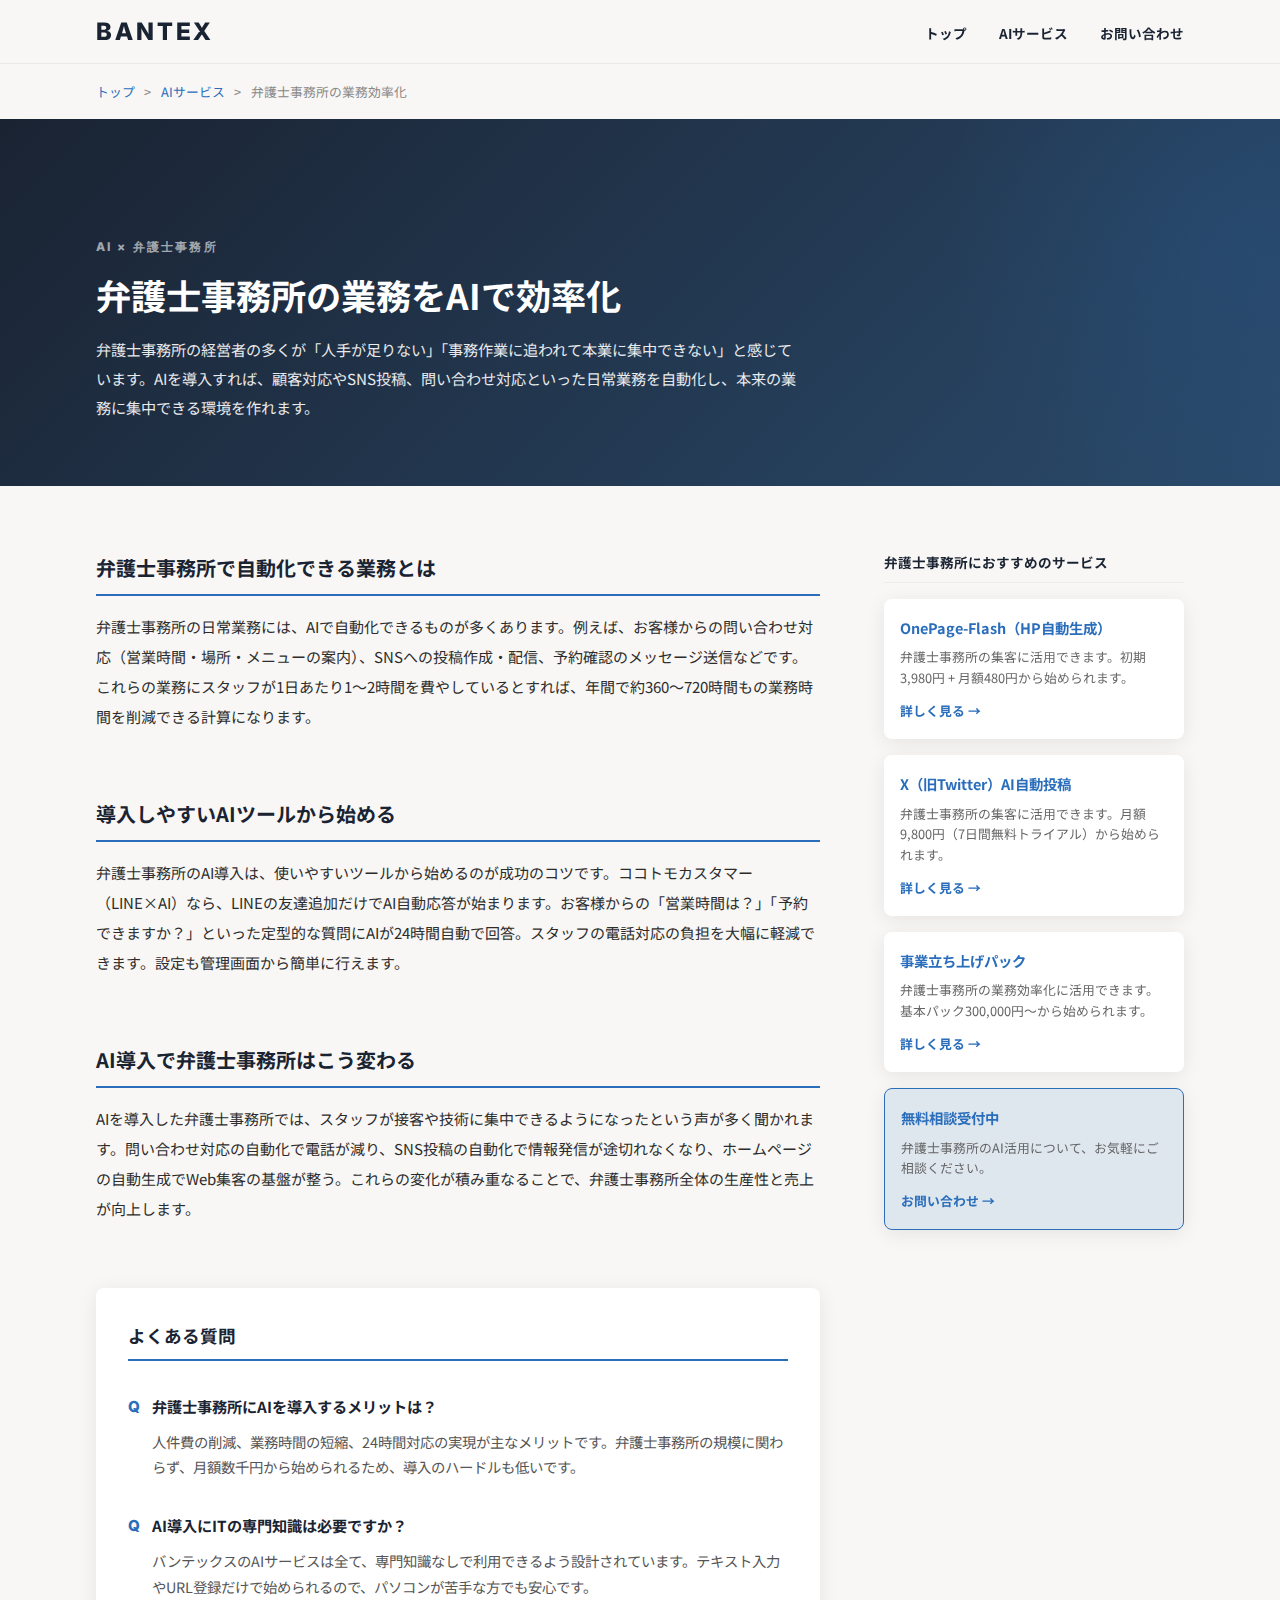
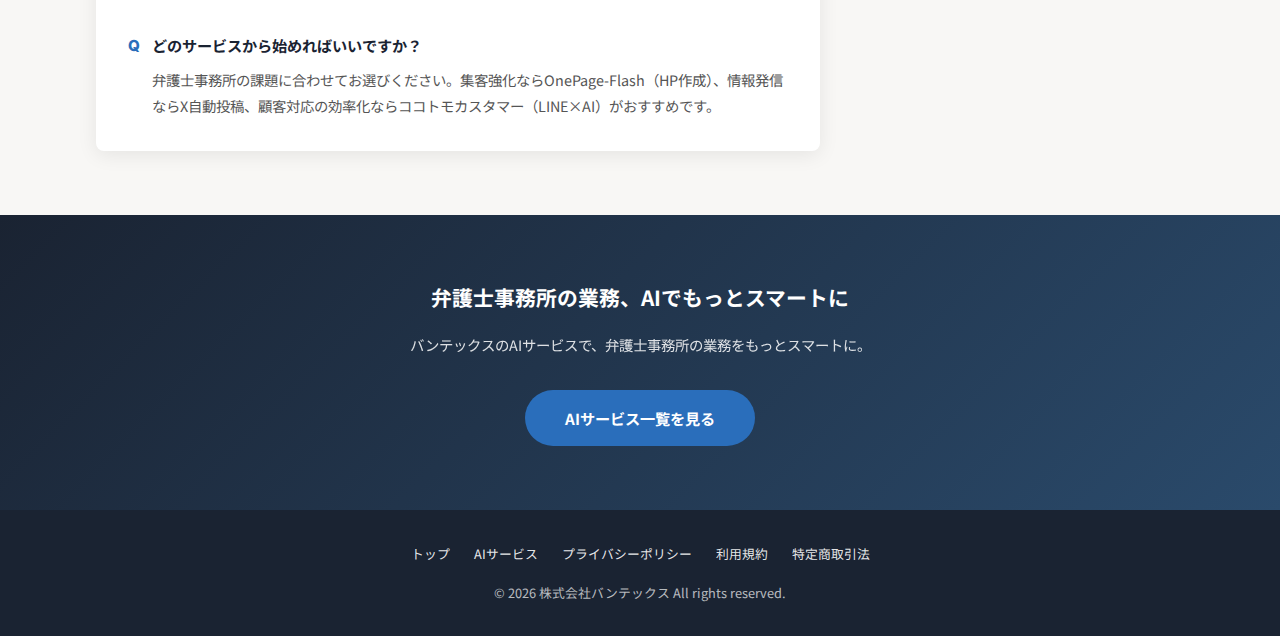
<file: seo/pages/ai-gyoumu-bengoshi.html>
<!DOCTYPE html>
<html lang="ja">
<head>
  <meta charset="UTF-8">
  <meta name="viewport" content="width=device-width, initial-scale=1.0">
  <title>弁護士事務所の業務効率化｜AI導入で変わる仕事のやり方 | 株式会社バンテックス</title>
  <meta name="description" content="弁護士事務所の業務効率化にAIを導入。顧客対応の自動化、SNS運用の自動化、事務作業の削減まで。弁護士事務所の生産性を劇的に向上させるAIサービス。">
  <meta name="author" content="株式会社バンテックス">
  <meta name="robots" content="index, follow">
  <link rel="canonical" href="https://bantex.jp/seo/pages/ai-gyoumu-bengoshi.html">

  <!-- Open Graph -->
  <meta property="og:type" content="article">
  <meta property="og:url" content="https://bantex.jp/seo/pages/ai-gyoumu-bengoshi.html">
  <meta property="og:title" content="弁護士事務所の業務効率化｜AI導入で変わる仕事のやり方 | 株式会社バンテックス">
  <meta property="og:description" content="弁護士事務所の業務効率化にAIを導入。顧客対応の自動化、SNS運用の自動化、事務作業の削減まで。弁護士事務所の生産性を劇的に向上させるAIサービス。">
  <meta property="og:site_name" content="株式会社バンテックス">
  <meta property="og:locale" content="ja_JP">

  <!-- Twitter Card -->
  <meta name="twitter:card" content="summary">
  <meta name="twitter:title" content="弁護士事務所の業務効率化｜AI導入で変わる仕事のやり方">
  <meta name="twitter:description" content="弁護士事務所の業務効率化にAIを導入。顧客対応の自動化、SNS運用の自動化、事務作業の削減まで。弁護士事務所の生産性を劇的に向上させるAIサービス。">

  <!-- Google Fonts (same as bantex.jp) -->
  <link rel="preconnect" href="https://fonts.googleapis.com">
  <link rel="preconnect" href="https://fonts.gstatic.com" crossorigin>
  <link href="https://fonts.googleapis.com/css2?family=Inter:wght@800&family=Noto+Sans+JP:wght@400;700&display=swap" rel="stylesheet">

  <!-- Structured Data -->
  <script type="application/ld+json">
  {
  "@context": "https://schema.org",
  "@type": "Article",
  "headline": "弁護士事務所の業務をAIで効率化",
  "description": "弁護士事務所の業務効率化にAIを導入。顧客対応の自動化、SNS運用の自動化、事務作業の削減まで。弁護士事務所の生産性を劇的に向上させるAIサービス。",
  "author": {
    "@type": "Organization",
    "name": "株式会社バンテックス",
    "url": "https://bantex.jp/"
  },
  "publisher": {
    "@type": "Organization",
    "name": "株式会社バンテックス",
    "url": "https://bantex.jp/"
  },
  "datePublished": "2026-04-07",
  "dateModified": "2026-04-07",
  "mainEntityOfPage": "https://bantex.jp/seo/pages/ai-gyoumu-bengoshi.html"
}
  </script>
  <script type="application/ld+json">
  {
  "@context": "https://schema.org",
  "@type": "FAQPage",
  "mainEntity": [
    {
      "@type": "Question",
      "name": "弁護士事務所にAIを導入するメリットは？",
      "acceptedAnswer": {
        "@type": "Answer",
        "text": "人件費の削減、業務時間の短縮、24時間対応の実現が主なメリットです。弁護士事務所の規模に関わらず、月額数千円から始められるため、導入のハードルも低いです。"
      }
    },
    {
      "@type": "Question",
      "name": "AI導入にITの専門知識は必要ですか？",
      "acceptedAnswer": {
        "@type": "Answer",
        "text": "バンテックスのAIサービスは全て、専門知識なしで利用できるよう設計されています。テキスト入力やURL登録だけで始められるので、パソコンが苦手な方でも安心です。"
      }
    },
    {
      "@type": "Question",
      "name": "どのサービスから始めればいいですか？",
      "acceptedAnswer": {
        "@type": "Answer",
        "text": "弁護士事務所の課題に合わせてお選びください。集客強化ならOnePage-Flash（HP作成）、情報発信ならX自動投稿、顧客対応の効率化ならココトモカスタマー（LINE×AI）がおすすめです。"
      }
    }
  ]
}
  </script>
  <script type="application/ld+json">
  {
  "@context": "https://schema.org",
  "@type": "BreadcrumbList",
  "itemListElement": [
    {
      "@type": "ListItem",
      "position": 1,
      "name": "トップページ",
      "item": "https://bantex.jp/"
    },
    {
      "@type": "ListItem",
      "position": 2,
      "name": "AIサービス一覧",
      "item": "https://bantex.jp/ai-services.html"
    },
    {
      "@type": "ListItem",
      "position": 3,
      "name": "弁護士事務所の業務効率化｜AI導入で変わる仕事のやり方",
      "item": "https://bantex.jp/seo/pages/ai-gyoumu-bengoshi.html"
    }
  ]
}
  </script>

  <style>
    /* ── BANTEX Design System (subset) ── */
    :root {
      --color-primary:    #1A2332;
      --color-accent:     #2A6EBB;
      --color-bg:         #F8F7F5;
      --color-surface:    #EDECEA;
      --color-text:       #2C2C2C;
      --color-white:      #FFFFFF;
      --color-accent-dim: rgba(42, 110, 187, 0.12);
      --font-sans:  'Noto Sans JP', sans-serif;
      --font-brand: 'Inter', sans-serif;
      --header-h:  64px;
      --radius:    8px;
      --shadow-md: 0 4px 20px rgba(0, 0, 0, 0.08);
      --shadow-lg: 0 8px 40px rgba(0, 0, 0, 0.14);
      --transition-base: 0.28s cubic-bezier(0.4, 0, 0.2, 1);
      --sp-xs: 0.5rem;
      --sp-sm: 1rem;
      --sp-md: 2rem;
      --sp-lg: 4rem;
      --sp-xl: 7rem;
    }

    *, *::before, *::after { box-sizing: border-box; margin: 0; padding: 0; }
    html { scroll-behavior: smooth; font-size: 16px; }
    body {
      font-family: var(--font-sans);
      color: var(--color-text);
      background-color: var(--color-bg);
      line-height: 1.8;
      font-size: 15px;
      overflow-x: hidden;
    }
    a { color: inherit; text-decoration: none; }
    ul, ol { list-style: none; }
    img { max-width: 100%; display: block; }

    /* ── Header ── */
    .site-header {
      position: sticky;
      top: 0;
      z-index: 100;
      height: var(--header-h);
      background: rgba(248, 247, 245, 0.95);
      backdrop-filter: blur(10px);
      border-bottom: 1px solid rgba(0,0,0,0.06);
    }
    .container {
      width: 100%;
      max-width: 1120px;
      margin-inline: auto;
      padding-inline: var(--sp-sm);
    }
    .header-inner {
      display: flex;
      align-items: center;
      justify-content: space-between;
      height: var(--header-h);
    }
    .site-logo {
      font-family: var(--font-brand);
      font-weight: 800;
      font-size: 1.5rem;
      letter-spacing: 0.12em;
      color: var(--color-primary);
    }
    .primary-nav ul {
      display: flex;
      gap: 2rem;
    }
    .primary-nav a {
      font-size: 0.85rem;
      font-weight: 700;
      color: var(--color-primary);
      transition: color var(--transition-base);
    }
    .primary-nav a:hover { color: var(--color-accent); }

    /* ── Breadcrumb ── */
    .breadcrumb {
      padding: var(--sp-sm) 0;
      font-size: 0.8rem;
      color: #888;
    }
    .breadcrumb a { color: var(--color-accent); }
    .breadcrumb a:hover { text-decoration: underline; }
    .breadcrumb span { margin: 0 0.4rem; }

    /* ── Hero ── */
    .seo-hero {
      background: linear-gradient(135deg, var(--color-primary) 0%, #2A4A6B 100%);
      color: var(--color-white);
      padding: var(--sp-xl) 0 var(--sp-lg);
      position: relative;
      overflow: hidden;
    }
    .seo-hero::before {
      content: '';
      position: absolute;
      top: -50%;
      right: -20%;
      width: 600px;
      height: 600px;
      background: radial-gradient(circle, rgba(42,110,187,0.15) 0%, transparent 70%);
      border-radius: 50%;
    }
    .seo-hero-label {
      display: inline-block;
      font-family: var(--font-brand);
      font-size: 0.75rem;
      font-weight: 800;
      letter-spacing: 0.18em;
      text-transform: uppercase;
      color: rgba(255,255,255,0.6);
      margin-bottom: 0.75rem;
    }
    .seo-hero h1 {
      font-size: clamp(1.5rem, 4vw, 2.2rem);
      font-weight: 700;
      line-height: 1.4;
      margin-bottom: var(--sp-sm);
      position: relative;
    }
    .seo-hero-intro {
      font-size: 0.95rem;
      line-height: 1.9;
      opacity: 0.9;
      max-width: 700px;
    }

    /* ── Article Body ── */
    .seo-body {
      padding: var(--sp-lg) 0;
    }
    .seo-body-inner {
      display: grid;
      grid-template-columns: 1fr 300px;
      gap: var(--sp-lg);
      align-items: start;
    }
    @media (max-width: 768px) {
      .seo-body-inner {
        grid-template-columns: 1fr;
      }
    }

    /* ── Content Sections ── */
    .seo-section {
      margin-bottom: var(--sp-lg);
    }
    .seo-section h2 {
      font-size: 1.25rem;
      font-weight: 700;
      color: var(--color-primary);
      padding-bottom: 0.5rem;
      margin-bottom: var(--sp-sm);
      border-bottom: 2px solid var(--color-accent);
      position: relative;
    }
    .seo-section p {
      margin-bottom: var(--sp-sm);
      line-height: 2;
    }

    /* ── Sidebar ── */
    .seo-sidebar {
      position: sticky;
      top: calc(var(--header-h) + var(--sp-md));
    }

    /* ── Service Cards ── */
    .seo-services-heading {
      font-size: 0.85rem;
      font-weight: 700;
      color: var(--color-primary);
      margin-bottom: var(--sp-sm);
      padding-bottom: 0.5rem;
      border-bottom: 1px solid var(--color-surface);
    }
    .seo-service-card {
      background: var(--color-white);
      border-radius: var(--radius);
      padding: var(--sp-sm);
      margin-bottom: var(--sp-sm);
      box-shadow: var(--shadow-md);
      transition: transform var(--transition-base), box-shadow var(--transition-base);
    }
    .seo-service-card:hover {
      transform: translateY(-2px);
      box-shadow: var(--shadow-lg);
    }
    .seo-service-card h3 {
      font-size: 0.9rem;
      font-weight: 700;
      color: var(--color-primary);
      margin-bottom: 0.4rem;
    }
    .seo-service-card h3 a {
      color: var(--color-accent);
    }
    .seo-service-card p {
      font-size: 0.8rem;
      color: #666;
      line-height: 1.6;
      margin-bottom: 0.5rem;
    }
    .seo-service-link {
      font-size: 0.8rem;
      font-weight: 700;
      color: var(--color-accent);
      display: inline-block;
    }
    .seo-service-link:hover { text-decoration: underline; }

    /* ── FAQ ── */
    .seo-faq {
      background: var(--color-white);
      border-radius: var(--radius);
      padding: var(--sp-md);
      margin-top: var(--sp-lg);
      box-shadow: var(--shadow-md);
    }
    .seo-faq-heading {
      font-size: 1.1rem;
      font-weight: 700;
      color: var(--color-primary);
      margin-bottom: var(--sp-md);
      padding-bottom: 0.5rem;
      border-bottom: 2px solid var(--color-accent);
    }
    .seo-faq-item {
      margin-bottom: var(--sp-md);
    }
    .seo-faq-item:last-child { margin-bottom: 0; }
    .seo-faq-q {
      font-size: 0.95rem;
      font-weight: 700;
      color: var(--color-primary);
      margin-bottom: 0.5rem;
      padding-left: 1.5rem;
      position: relative;
    }
    .seo-faq-q::before {
      content: 'Q';
      position: absolute;
      left: 0;
      color: var(--color-accent);
      font-family: var(--font-brand);
      font-weight: 800;
    }
    .seo-faq-a {
      font-size: 0.9rem;
      line-height: 1.8;
      padding-left: 1.5rem;
      color: #555;
    }

    /* ── CTA ── */
    .seo-cta {
      background: linear-gradient(135deg, var(--color-primary) 0%, #2A4A6B 100%);
      color: var(--color-white);
      text-align: center;
      padding: var(--sp-lg) var(--sp-sm);
    }
    .seo-cta h2 {
      font-size: 1.3rem;
      margin-bottom: var(--sp-sm);
    }
    .seo-cta p {
      opacity: 0.85;
      margin-bottom: var(--sp-md);
      font-size: 0.9rem;
    }
    .seo-cta-btn {
      display: inline-block;
      background: var(--color-accent);
      color: var(--color-white);
      padding: 0.9rem 2.5rem;
      border-radius: 50px;
      font-weight: 700;
      font-size: 0.95rem;
      transition: background var(--transition-base), transform var(--transition-base);
    }
    .seo-cta-btn:hover {
      background: #1E5A9E;
      transform: translateY(-1px);
    }

    /* ── Related Pages ── */
    .seo-related {
      padding: var(--sp-lg) 0;
      background: var(--color-surface);
    }
    .seo-related h2 {
      font-size: 1.1rem;
      font-weight: 700;
      color: var(--color-primary);
      margin-bottom: var(--sp-md);
      text-align: center;
    }
    .seo-related-grid {
      display: grid;
      grid-template-columns: repeat(auto-fill, minmax(250px, 1fr));
      gap: var(--sp-sm);
    }
    .seo-related-card {
      background: var(--color-white);
      border-radius: var(--radius);
      padding: var(--sp-sm);
      box-shadow: var(--shadow-md);
      transition: transform var(--transition-base);
    }
    .seo-related-card:hover { transform: translateY(-2px); }
    .seo-related-card a {
      font-size: 0.85rem;
      font-weight: 700;
      color: var(--color-accent);
    }

    /* ── Footer ── */
    .site-footer {
      background: var(--color-primary);
      color: rgba(255,255,255,0.7);
      padding: var(--sp-md) 0;
      text-align: center;
      font-size: 0.8rem;
    }
    .site-footer a { color: rgba(255,255,255,0.9); }
    .footer-nav {
      display: flex;
      justify-content: center;
      gap: 1.5rem;
      margin-bottom: var(--sp-sm);
      flex-wrap: wrap;
    }
    .footer-nav a:hover { color: var(--color-white); }

    /* ── Mobile adjustments ── */
    @media (max-width: 768px) {
      .seo-hero { padding: var(--sp-lg) 0 var(--sp-md); }
      .seo-hero h1 { font-size: 1.4rem; }
      .primary-nav { display: none; }
      .seo-faq { padding: var(--sp-sm); }
    }
  </style>
</head>
<body>

  <!-- ── Header ── -->
  <header class="site-header">
    <div class="container">
      <div class="header-inner">
        <a href="https://bantex.jp/" class="site-logo">BANTEX</a>
        <nav class="primary-nav">
          <ul>
            <li><a href="https://bantex.jp/">トップ</a></li>
            <li><a href="https://bantex.jp/ai-services.html">AIサービス</a></li>
            <li><a href="https://bantex.jp/#contact">お問い合わせ</a></li>
          </ul>
        </nav>
      </div>
    </div>
  </header>

  <!-- ── Breadcrumb ── -->
  <div class="container">
    <nav class="breadcrumb" aria-label="パンくずリスト">
      <a href="https://bantex.jp/">トップ</a>
      <span>&gt;</span>
      <a href="https://bantex.jp/ai-services.html">AIサービス</a>
      <span>&gt;</span>
      弁護士事務所の業務効率化
    </nav>
  </div>

  <!-- ── Hero ── -->
  <section class="seo-hero">
    <div class="container">
      <p class="seo-hero-label">AI × 弁護士事務所</p>
      <h1>弁護士事務所の業務をAIで効率化</h1>
      <p class="seo-hero-intro">弁護士事務所の経営者の多くが「人手が足りない」「事務作業に追われて本業に集中できない」と感じています。AIを導入すれば、顧客対応やSNS投稿、問い合わせ対応といった日常業務を自動化し、本来の業務に集中できる環境を作れます。</p>
    </div>
  </section>

  <!-- ── Body ── -->
  <div class="seo-body">
    <div class="container">
      <div class="seo-body-inner">

        <!-- Main Content -->
        <article>
          
        <section class="seo-section">
          <h2>弁護士事務所で自動化できる業務とは</h2>
          <p>弁護士事務所の日常業務には、AIで自動化できるものが多くあります。例えば、お客様からの問い合わせ対応（営業時間・場所・メニューの案内）、SNSへの投稿作成・配信、予約確認のメッセージ送信などです。これらの業務にスタッフが1日あたり1〜2時間を費やしているとすれば、年間で約360〜720時間もの業務時間を削減できる計算になります。</p>
        </section>
        <section class="seo-section">
          <h2>導入しやすいAIツールから始める</h2>
          <p>弁護士事務所のAI導入は、使いやすいツールから始めるのが成功のコツです。ココトモカスタマー（LINE×AI）なら、LINEの友達追加だけでAI自動応答が始まります。お客様からの「営業時間は？」「予約できますか？」といった定型的な質問にAIが24時間自動で回答。スタッフの電話対応の負担を大幅に軽減できます。設定も管理画面から簡単に行えます。</p>
        </section>
        <section class="seo-section">
          <h2>AI導入で弁護士事務所はこう変わる</h2>
          <p>AIを導入した弁護士事務所では、スタッフが接客や技術に集中できるようになったという声が多く聞かれます。問い合わせ対応の自動化で電話が減り、SNS投稿の自動化で情報発信が途切れなくなり、ホームページの自動生成でWeb集客の基盤が整う。これらの変化が積み重なることで、弁護士事務所全体の生産性と売上が向上します。</p>
        </section>

          <!-- FAQ -->
          <div class="seo-faq">
            <h2 class="seo-faq-heading">よくある質問</h2>
            
          <div class="seo-faq-item">
            <h3 class="seo-faq-q">弁護士事務所にAIを導入するメリットは？</h3>
            <p class="seo-faq-a">人件費の削減、業務時間の短縮、24時間対応の実現が主なメリットです。弁護士事務所の規模に関わらず、月額数千円から始められるため、導入のハードルも低いです。</p>
          </div>
          <div class="seo-faq-item">
            <h3 class="seo-faq-q">AI導入にITの専門知識は必要ですか？</h3>
            <p class="seo-faq-a">バンテックスのAIサービスは全て、専門知識なしで利用できるよう設計されています。テキスト入力やURL登録だけで始められるので、パソコンが苦手な方でも安心です。</p>
          </div>
          <div class="seo-faq-item">
            <h3 class="seo-faq-q">どのサービスから始めればいいですか？</h3>
            <p class="seo-faq-a">弁護士事務所の課題に合わせてお選びください。集客強化ならOnePage-Flash（HP作成）、情報発信ならX自動投稿、顧客対応の効率化ならココトモカスタマー（LINE×AI）がおすすめです。</p>
          </div>
          </div>
        </article>

        <!-- Sidebar -->
        <aside class="seo-sidebar">
          <p class="seo-services-heading">弁護士事務所におすすめのサービス</p>
          
          <div class="seo-service-card">
            <h3><a href="https://oneflash.bantex.jp/">OnePage-Flash（HP自動生成）</a></h3>
            <p>弁護士事務所の集客に活用できます。初期3,980円 + 月額480円から始められます。</p>
            <a href="https://oneflash.bantex.jp/" class="seo-service-link">詳しく見る &rarr;</a>
          </div>
          <div class="seo-service-card">
            <h3><a href="https://tweet.bantex.jp/">X（旧Twitter）AI自動投稿</a></h3>
            <p>弁護士事務所の集客に活用できます。月額9,800円（7日間無料トライアル）から始められます。</p>
            <a href="https://tweet.bantex.jp/" class="seo-service-link">詳しく見る &rarr;</a>
          </div>
          <div class="seo-service-card">
            <h3><a href="https://jigyo.bantex.jp/">事業立ち上げパック</a></h3>
            <p>弁護士事務所の業務効率化に活用できます。基本パック300,000円〜から始められます。</p>
            <a href="https://jigyo.bantex.jp/" class="seo-service-link">詳しく見る &rarr;</a>
          </div>

          <div class="seo-service-card" style="background: var(--color-accent-dim); border: 1px solid var(--color-accent);">
            <h3 style="color: var(--color-accent);">無料相談受付中</h3>
            <p>弁護士事務所のAI活用について、お気軽にご相談ください。</p>
            <a href="https://bantex.jp/#contact" class="seo-service-link">お問い合わせ &rarr;</a>
          </div>
        </aside>

      </div>
    </div>
  </div>

  <!-- ── CTA ── -->
  <section class="seo-cta">
    <div class="container">
      <h2>弁護士事務所の業務、AIでもっとスマートに</h2>
      <p>バンテックスのAIサービスで、弁護士事務所の業務をもっとスマートに。</p>
      <a href="https://bantex.jp/ai-services.html" class="seo-cta-btn">AIサービス一覧を見る</a>
    </div>
  </section>

  <!-- ── Footer ── -->
  <footer class="site-footer">
    <div class="container">
      <nav class="footer-nav">
        <a href="https://bantex.jp/">トップ</a>
        <a href="https://bantex.jp/ai-services.html">AIサービス</a>
        <a href="https://bantex.jp/privacy.html">プライバシーポリシー</a>
        <a href="https://bantex.jp/terms.html">利用規約</a>
        <a href="https://bantex.jp/tokushoho.html">特定商取引法</a>
      </nav>
      <p>&copy; 2026 株式会社バンテックス All rights reserved.</p>
    </div>
  </footer>

</body>
</html>
</file>
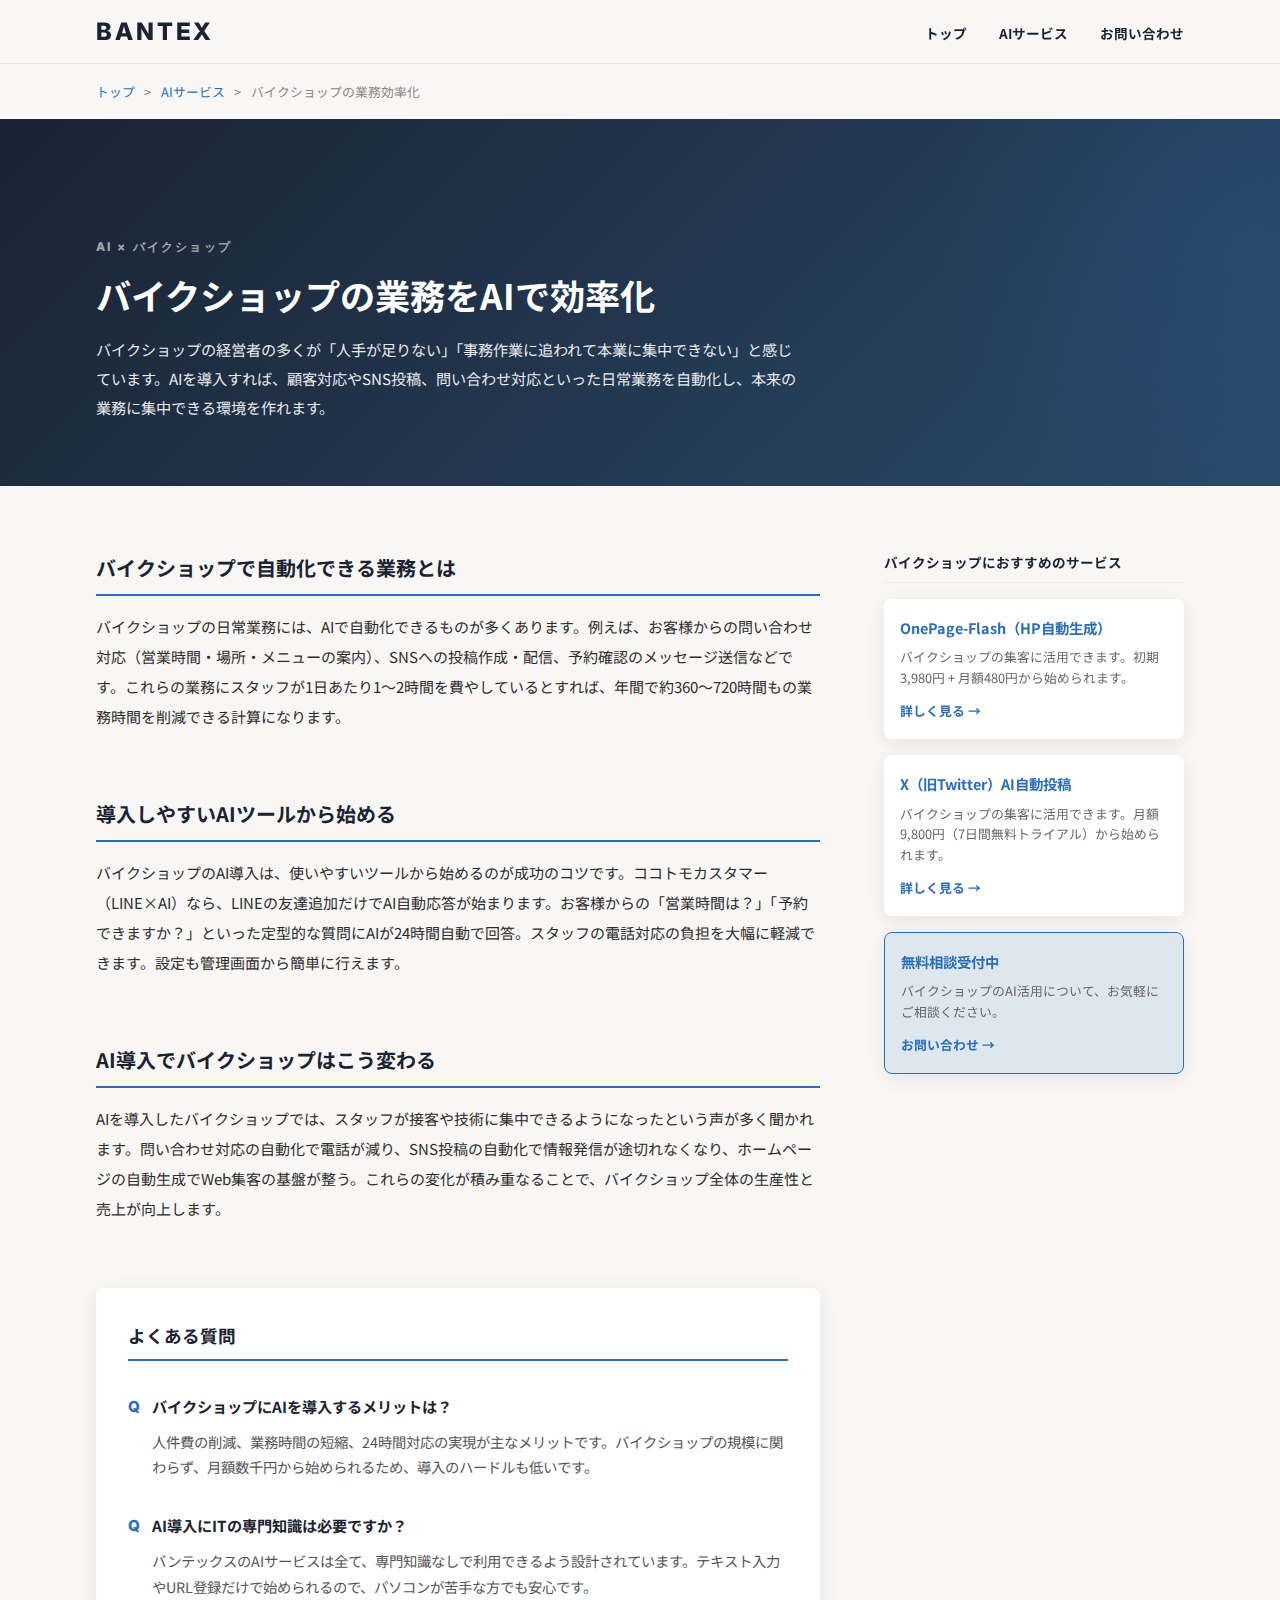
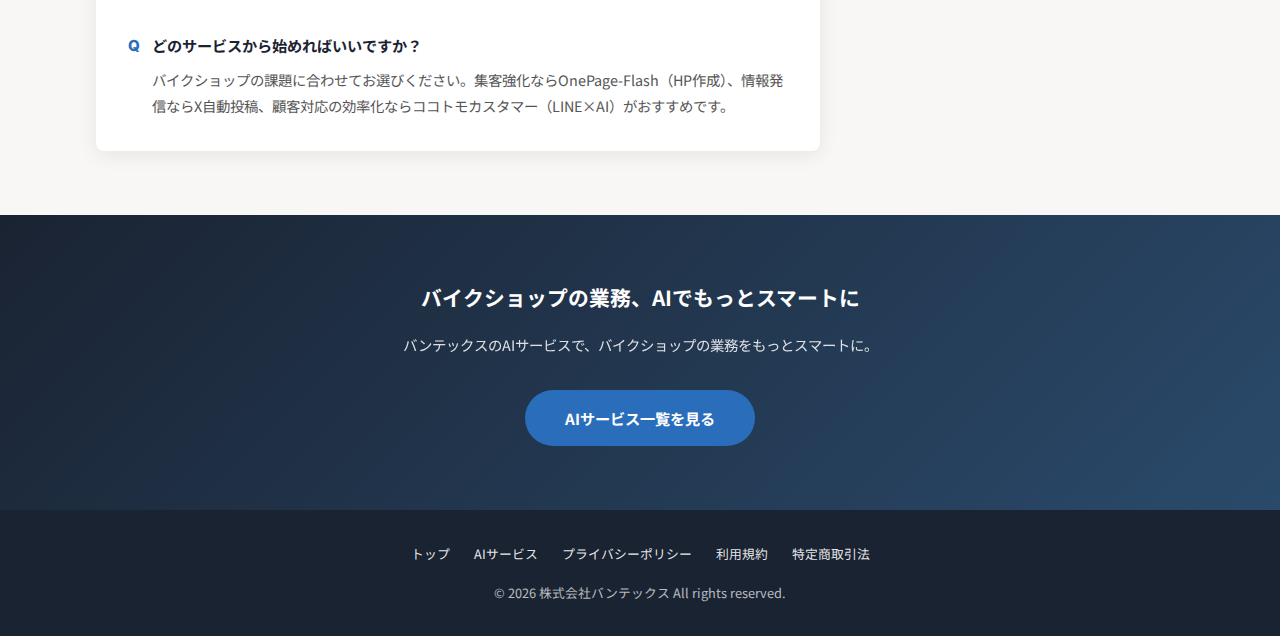
<file: seo/pages/ai-gyoumu-bike-shop.html>
<!DOCTYPE html>
<html lang="ja">
<head>
  <meta charset="UTF-8">
  <meta name="viewport" content="width=device-width, initial-scale=1.0">
  <title>バイクショップの業務効率化｜AI導入で変わる仕事のやり方 | 株式会社バンテックス</title>
  <meta name="description" content="バイクショップの業務効率化にAIを導入。顧客対応の自動化、SNS運用の自動化、事務作業の削減まで。バイクショップの生産性を劇的に向上させるAIサービス。">
  <meta name="author" content="株式会社バンテックス">
  <meta name="robots" content="index, follow">
  <link rel="canonical" href="https://bantex.jp/seo/pages/ai-gyoumu-bike-shop.html">

  <!-- Open Graph -->
  <meta property="og:type" content="article">
  <meta property="og:url" content="https://bantex.jp/seo/pages/ai-gyoumu-bike-shop.html">
  <meta property="og:title" content="バイクショップの業務効率化｜AI導入で変わる仕事のやり方 | 株式会社バンテックス">
  <meta property="og:description" content="バイクショップの業務効率化にAIを導入。顧客対応の自動化、SNS運用の自動化、事務作業の削減まで。バイクショップの生産性を劇的に向上させるAIサービス。">
  <meta property="og:site_name" content="株式会社バンテックス">
  <meta property="og:locale" content="ja_JP">

  <!-- Twitter Card -->
  <meta name="twitter:card" content="summary">
  <meta name="twitter:title" content="バイクショップの業務効率化｜AI導入で変わる仕事のやり方">
  <meta name="twitter:description" content="バイクショップの業務効率化にAIを導入。顧客対応の自動化、SNS運用の自動化、事務作業の削減まで。バイクショップの生産性を劇的に向上させるAIサービス。">

  <!-- Google Fonts (same as bantex.jp) -->
  <link rel="preconnect" href="https://fonts.googleapis.com">
  <link rel="preconnect" href="https://fonts.gstatic.com" crossorigin>
  <link href="https://fonts.googleapis.com/css2?family=Inter:wght@800&family=Noto+Sans+JP:wght@400;700&display=swap" rel="stylesheet">

  <!-- Structured Data -->
  <script type="application/ld+json">
  {
  "@context": "https://schema.org",
  "@type": "Article",
  "headline": "バイクショップの業務をAIで効率化",
  "description": "バイクショップの業務効率化にAIを導入。顧客対応の自動化、SNS運用の自動化、事務作業の削減まで。バイクショップの生産性を劇的に向上させるAIサービス。",
  "author": {
    "@type": "Organization",
    "name": "株式会社バンテックス",
    "url": "https://bantex.jp/"
  },
  "publisher": {
    "@type": "Organization",
    "name": "株式会社バンテックス",
    "url": "https://bantex.jp/"
  },
  "datePublished": "2026-04-07",
  "dateModified": "2026-04-07",
  "mainEntityOfPage": "https://bantex.jp/seo/pages/ai-gyoumu-bike-shop.html"
}
  </script>
  <script type="application/ld+json">
  {
  "@context": "https://schema.org",
  "@type": "FAQPage",
  "mainEntity": [
    {
      "@type": "Question",
      "name": "バイクショップにAIを導入するメリットは？",
      "acceptedAnswer": {
        "@type": "Answer",
        "text": "人件費の削減、業務時間の短縮、24時間対応の実現が主なメリットです。バイクショップの規模に関わらず、月額数千円から始められるため、導入のハードルも低いです。"
      }
    },
    {
      "@type": "Question",
      "name": "AI導入にITの専門知識は必要ですか？",
      "acceptedAnswer": {
        "@type": "Answer",
        "text": "バンテックスのAIサービスは全て、専門知識なしで利用できるよう設計されています。テキスト入力やURL登録だけで始められるので、パソコンが苦手な方でも安心です。"
      }
    },
    {
      "@type": "Question",
      "name": "どのサービスから始めればいいですか？",
      "acceptedAnswer": {
        "@type": "Answer",
        "text": "バイクショップの課題に合わせてお選びください。集客強化ならOnePage-Flash（HP作成）、情報発信ならX自動投稿、顧客対応の効率化ならココトモカスタマー（LINE×AI）がおすすめです。"
      }
    }
  ]
}
  </script>
  <script type="application/ld+json">
  {
  "@context": "https://schema.org",
  "@type": "BreadcrumbList",
  "itemListElement": [
    {
      "@type": "ListItem",
      "position": 1,
      "name": "トップページ",
      "item": "https://bantex.jp/"
    },
    {
      "@type": "ListItem",
      "position": 2,
      "name": "AIサービス一覧",
      "item": "https://bantex.jp/ai-services.html"
    },
    {
      "@type": "ListItem",
      "position": 3,
      "name": "バイクショップの業務効率化｜AI導入で変わる仕事のやり方",
      "item": "https://bantex.jp/seo/pages/ai-gyoumu-bike-shop.html"
    }
  ]
}
  </script>

  <style>
    /* ── BANTEX Design System (subset) ── */
    :root {
      --color-primary:    #1A2332;
      --color-accent:     #2A6EBB;
      --color-bg:         #F8F7F5;
      --color-surface:    #EDECEA;
      --color-text:       #2C2C2C;
      --color-white:      #FFFFFF;
      --color-accent-dim: rgba(42, 110, 187, 0.12);
      --font-sans:  'Noto Sans JP', sans-serif;
      --font-brand: 'Inter', sans-serif;
      --header-h:  64px;
      --radius:    8px;
      --shadow-md: 0 4px 20px rgba(0, 0, 0, 0.08);
      --shadow-lg: 0 8px 40px rgba(0, 0, 0, 0.14);
      --transition-base: 0.28s cubic-bezier(0.4, 0, 0.2, 1);
      --sp-xs: 0.5rem;
      --sp-sm: 1rem;
      --sp-md: 2rem;
      --sp-lg: 4rem;
      --sp-xl: 7rem;
    }

    *, *::before, *::after { box-sizing: border-box; margin: 0; padding: 0; }
    html { scroll-behavior: smooth; font-size: 16px; }
    body {
      font-family: var(--font-sans);
      color: var(--color-text);
      background-color: var(--color-bg);
      line-height: 1.8;
      font-size: 15px;
      overflow-x: hidden;
    }
    a { color: inherit; text-decoration: none; }
    ul, ol { list-style: none; }
    img { max-width: 100%; display: block; }

    /* ── Header ── */
    .site-header {
      position: sticky;
      top: 0;
      z-index: 100;
      height: var(--header-h);
      background: rgba(248, 247, 245, 0.95);
      backdrop-filter: blur(10px);
      border-bottom: 1px solid rgba(0,0,0,0.06);
    }
    .container {
      width: 100%;
      max-width: 1120px;
      margin-inline: auto;
      padding-inline: var(--sp-sm);
    }
    .header-inner {
      display: flex;
      align-items: center;
      justify-content: space-between;
      height: var(--header-h);
    }
    .site-logo {
      font-family: var(--font-brand);
      font-weight: 800;
      font-size: 1.5rem;
      letter-spacing: 0.12em;
      color: var(--color-primary);
    }
    .primary-nav ul {
      display: flex;
      gap: 2rem;
    }
    .primary-nav a {
      font-size: 0.85rem;
      font-weight: 700;
      color: var(--color-primary);
      transition: color var(--transition-base);
    }
    .primary-nav a:hover { color: var(--color-accent); }

    /* ── Breadcrumb ── */
    .breadcrumb {
      padding: var(--sp-sm) 0;
      font-size: 0.8rem;
      color: #888;
    }
    .breadcrumb a { color: var(--color-accent); }
    .breadcrumb a:hover { text-decoration: underline; }
    .breadcrumb span { margin: 0 0.4rem; }

    /* ── Hero ── */
    .seo-hero {
      background: linear-gradient(135deg, var(--color-primary) 0%, #2A4A6B 100%);
      color: var(--color-white);
      padding: var(--sp-xl) 0 var(--sp-lg);
      position: relative;
      overflow: hidden;
    }
    .seo-hero::before {
      content: '';
      position: absolute;
      top: -50%;
      right: -20%;
      width: 600px;
      height: 600px;
      background: radial-gradient(circle, rgba(42,110,187,0.15) 0%, transparent 70%);
      border-radius: 50%;
    }
    .seo-hero-label {
      display: inline-block;
      font-family: var(--font-brand);
      font-size: 0.75rem;
      font-weight: 800;
      letter-spacing: 0.18em;
      text-transform: uppercase;
      color: rgba(255,255,255,0.6);
      margin-bottom: 0.75rem;
    }
    .seo-hero h1 {
      font-size: clamp(1.5rem, 4vw, 2.2rem);
      font-weight: 700;
      line-height: 1.4;
      margin-bottom: var(--sp-sm);
      position: relative;
    }
    .seo-hero-intro {
      font-size: 0.95rem;
      line-height: 1.9;
      opacity: 0.9;
      max-width: 700px;
    }

    /* ── Article Body ── */
    .seo-body {
      padding: var(--sp-lg) 0;
    }
    .seo-body-inner {
      display: grid;
      grid-template-columns: 1fr 300px;
      gap: var(--sp-lg);
      align-items: start;
    }
    @media (max-width: 768px) {
      .seo-body-inner {
        grid-template-columns: 1fr;
      }
    }

    /* ── Content Sections ── */
    .seo-section {
      margin-bottom: var(--sp-lg);
    }
    .seo-section h2 {
      font-size: 1.25rem;
      font-weight: 700;
      color: var(--color-primary);
      padding-bottom: 0.5rem;
      margin-bottom: var(--sp-sm);
      border-bottom: 2px solid var(--color-accent);
      position: relative;
    }
    .seo-section p {
      margin-bottom: var(--sp-sm);
      line-height: 2;
    }

    /* ── Sidebar ── */
    .seo-sidebar {
      position: sticky;
      top: calc(var(--header-h) + var(--sp-md));
    }

    /* ── Service Cards ── */
    .seo-services-heading {
      font-size: 0.85rem;
      font-weight: 700;
      color: var(--color-primary);
      margin-bottom: var(--sp-sm);
      padding-bottom: 0.5rem;
      border-bottom: 1px solid var(--color-surface);
    }
    .seo-service-card {
      background: var(--color-white);
      border-radius: var(--radius);
      padding: var(--sp-sm);
      margin-bottom: var(--sp-sm);
      box-shadow: var(--shadow-md);
      transition: transform var(--transition-base), box-shadow var(--transition-base);
    }
    .seo-service-card:hover {
      transform: translateY(-2px);
      box-shadow: var(--shadow-lg);
    }
    .seo-service-card h3 {
      font-size: 0.9rem;
      font-weight: 700;
      color: var(--color-primary);
      margin-bottom: 0.4rem;
    }
    .seo-service-card h3 a {
      color: var(--color-accent);
    }
    .seo-service-card p {
      font-size: 0.8rem;
      color: #666;
      line-height: 1.6;
      margin-bottom: 0.5rem;
    }
    .seo-service-link {
      font-size: 0.8rem;
      font-weight: 700;
      color: var(--color-accent);
      display: inline-block;
    }
    .seo-service-link:hover { text-decoration: underline; }

    /* ── FAQ ── */
    .seo-faq {
      background: var(--color-white);
      border-radius: var(--radius);
      padding: var(--sp-md);
      margin-top: var(--sp-lg);
      box-shadow: var(--shadow-md);
    }
    .seo-faq-heading {
      font-size: 1.1rem;
      font-weight: 700;
      color: var(--color-primary);
      margin-bottom: var(--sp-md);
      padding-bottom: 0.5rem;
      border-bottom: 2px solid var(--color-accent);
    }
    .seo-faq-item {
      margin-bottom: var(--sp-md);
    }
    .seo-faq-item:last-child { margin-bottom: 0; }
    .seo-faq-q {
      font-size: 0.95rem;
      font-weight: 700;
      color: var(--color-primary);
      margin-bottom: 0.5rem;
      padding-left: 1.5rem;
      position: relative;
    }
    .seo-faq-q::before {
      content: 'Q';
      position: absolute;
      left: 0;
      color: var(--color-accent);
      font-family: var(--font-brand);
      font-weight: 800;
    }
    .seo-faq-a {
      font-size: 0.9rem;
      line-height: 1.8;
      padding-left: 1.5rem;
      color: #555;
    }

    /* ── CTA ── */
    .seo-cta {
      background: linear-gradient(135deg, var(--color-primary) 0%, #2A4A6B 100%);
      color: var(--color-white);
      text-align: center;
      padding: var(--sp-lg) var(--sp-sm);
    }
    .seo-cta h2 {
      font-size: 1.3rem;
      margin-bottom: var(--sp-sm);
    }
    .seo-cta p {
      opacity: 0.85;
      margin-bottom: var(--sp-md);
      font-size: 0.9rem;
    }
    .seo-cta-btn {
      display: inline-block;
      background: var(--color-accent);
      color: var(--color-white);
      padding: 0.9rem 2.5rem;
      border-radius: 50px;
      font-weight: 700;
      font-size: 0.95rem;
      transition: background var(--transition-base), transform var(--transition-base);
    }
    .seo-cta-btn:hover {
      background: #1E5A9E;
      transform: translateY(-1px);
    }

    /* ── Related Pages ── */
    .seo-related {
      padding: var(--sp-lg) 0;
      background: var(--color-surface);
    }
    .seo-related h2 {
      font-size: 1.1rem;
      font-weight: 700;
      color: var(--color-primary);
      margin-bottom: var(--sp-md);
      text-align: center;
    }
    .seo-related-grid {
      display: grid;
      grid-template-columns: repeat(auto-fill, minmax(250px, 1fr));
      gap: var(--sp-sm);
    }
    .seo-related-card {
      background: var(--color-white);
      border-radius: var(--radius);
      padding: var(--sp-sm);
      box-shadow: var(--shadow-md);
      transition: transform var(--transition-base);
    }
    .seo-related-card:hover { transform: translateY(-2px); }
    .seo-related-card a {
      font-size: 0.85rem;
      font-weight: 700;
      color: var(--color-accent);
    }

    /* ── Footer ── */
    .site-footer {
      background: var(--color-primary);
      color: rgba(255,255,255,0.7);
      padding: var(--sp-md) 0;
      text-align: center;
      font-size: 0.8rem;
    }
    .site-footer a { color: rgba(255,255,255,0.9); }
    .footer-nav {
      display: flex;
      justify-content: center;
      gap: 1.5rem;
      margin-bottom: var(--sp-sm);
      flex-wrap: wrap;
    }
    .footer-nav a:hover { color: var(--color-white); }

    /* ── Mobile adjustments ── */
    @media (max-width: 768px) {
      .seo-hero { padding: var(--sp-lg) 0 var(--sp-md); }
      .seo-hero h1 { font-size: 1.4rem; }
      .primary-nav { display: none; }
      .seo-faq { padding: var(--sp-sm); }
    }
  </style>
</head>
<body>

  <!-- ── Header ── -->
  <header class="site-header">
    <div class="container">
      <div class="header-inner">
        <a href="https://bantex.jp/" class="site-logo">BANTEX</a>
        <nav class="primary-nav">
          <ul>
            <li><a href="https://bantex.jp/">トップ</a></li>
            <li><a href="https://bantex.jp/ai-services.html">AIサービス</a></li>
            <li><a href="https://bantex.jp/#contact">お問い合わせ</a></li>
          </ul>
        </nav>
      </div>
    </div>
  </header>

  <!-- ── Breadcrumb ── -->
  <div class="container">
    <nav class="breadcrumb" aria-label="パンくずリスト">
      <a href="https://bantex.jp/">トップ</a>
      <span>&gt;</span>
      <a href="https://bantex.jp/ai-services.html">AIサービス</a>
      <span>&gt;</span>
      バイクショップの業務効率化
    </nav>
  </div>

  <!-- ── Hero ── -->
  <section class="seo-hero">
    <div class="container">
      <p class="seo-hero-label">AI × バイクショップ</p>
      <h1>バイクショップの業務をAIで効率化</h1>
      <p class="seo-hero-intro">バイクショップの経営者の多くが「人手が足りない」「事務作業に追われて本業に集中できない」と感じています。AIを導入すれば、顧客対応やSNS投稿、問い合わせ対応といった日常業務を自動化し、本来の業務に集中できる環境を作れます。</p>
    </div>
  </section>

  <!-- ── Body ── -->
  <div class="seo-body">
    <div class="container">
      <div class="seo-body-inner">

        <!-- Main Content -->
        <article>
          
        <section class="seo-section">
          <h2>バイクショップで自動化できる業務とは</h2>
          <p>バイクショップの日常業務には、AIで自動化できるものが多くあります。例えば、お客様からの問い合わせ対応（営業時間・場所・メニューの案内）、SNSへの投稿作成・配信、予約確認のメッセージ送信などです。これらの業務にスタッフが1日あたり1〜2時間を費やしているとすれば、年間で約360〜720時間もの業務時間を削減できる計算になります。</p>
        </section>
        <section class="seo-section">
          <h2>導入しやすいAIツールから始める</h2>
          <p>バイクショップのAI導入は、使いやすいツールから始めるのが成功のコツです。ココトモカスタマー（LINE×AI）なら、LINEの友達追加だけでAI自動応答が始まります。お客様からの「営業時間は？」「予約できますか？」といった定型的な質問にAIが24時間自動で回答。スタッフの電話対応の負担を大幅に軽減できます。設定も管理画面から簡単に行えます。</p>
        </section>
        <section class="seo-section">
          <h2>AI導入でバイクショップはこう変わる</h2>
          <p>AIを導入したバイクショップでは、スタッフが接客や技術に集中できるようになったという声が多く聞かれます。問い合わせ対応の自動化で電話が減り、SNS投稿の自動化で情報発信が途切れなくなり、ホームページの自動生成でWeb集客の基盤が整う。これらの変化が積み重なることで、バイクショップ全体の生産性と売上が向上します。</p>
        </section>

          <!-- FAQ -->
          <div class="seo-faq">
            <h2 class="seo-faq-heading">よくある質問</h2>
            
          <div class="seo-faq-item">
            <h3 class="seo-faq-q">バイクショップにAIを導入するメリットは？</h3>
            <p class="seo-faq-a">人件費の削減、業務時間の短縮、24時間対応の実現が主なメリットです。バイクショップの規模に関わらず、月額数千円から始められるため、導入のハードルも低いです。</p>
          </div>
          <div class="seo-faq-item">
            <h3 class="seo-faq-q">AI導入にITの専門知識は必要ですか？</h3>
            <p class="seo-faq-a">バンテックスのAIサービスは全て、専門知識なしで利用できるよう設計されています。テキスト入力やURL登録だけで始められるので、パソコンが苦手な方でも安心です。</p>
          </div>
          <div class="seo-faq-item">
            <h3 class="seo-faq-q">どのサービスから始めればいいですか？</h3>
            <p class="seo-faq-a">バイクショップの課題に合わせてお選びください。集客強化ならOnePage-Flash（HP作成）、情報発信ならX自動投稿、顧客対応の効率化ならココトモカスタマー（LINE×AI）がおすすめです。</p>
          </div>
          </div>
        </article>

        <!-- Sidebar -->
        <aside class="seo-sidebar">
          <p class="seo-services-heading">バイクショップにおすすめのサービス</p>
          
          <div class="seo-service-card">
            <h3><a href="https://oneflash.bantex.jp/">OnePage-Flash（HP自動生成）</a></h3>
            <p>バイクショップの集客に活用できます。初期3,980円 + 月額480円から始められます。</p>
            <a href="https://oneflash.bantex.jp/" class="seo-service-link">詳しく見る &rarr;</a>
          </div>
          <div class="seo-service-card">
            <h3><a href="https://tweet.bantex.jp/">X（旧Twitter）AI自動投稿</a></h3>
            <p>バイクショップの集客に活用できます。月額9,800円（7日間無料トライアル）から始められます。</p>
            <a href="https://tweet.bantex.jp/" class="seo-service-link">詳しく見る &rarr;</a>
          </div>

          <div class="seo-service-card" style="background: var(--color-accent-dim); border: 1px solid var(--color-accent);">
            <h3 style="color: var(--color-accent);">無料相談受付中</h3>
            <p>バイクショップのAI活用について、お気軽にご相談ください。</p>
            <a href="https://bantex.jp/#contact" class="seo-service-link">お問い合わせ &rarr;</a>
          </div>
        </aside>

      </div>
    </div>
  </div>

  <!-- ── CTA ── -->
  <section class="seo-cta">
    <div class="container">
      <h2>バイクショップの業務、AIでもっとスマートに</h2>
      <p>バンテックスのAIサービスで、バイクショップの業務をもっとスマートに。</p>
      <a href="https://bantex.jp/ai-services.html" class="seo-cta-btn">AIサービス一覧を見る</a>
    </div>
  </section>

  <!-- ── Footer ── -->
  <footer class="site-footer">
    <div class="container">
      <nav class="footer-nav">
        <a href="https://bantex.jp/">トップ</a>
        <a href="https://bantex.jp/ai-services.html">AIサービス</a>
        <a href="https://bantex.jp/privacy.html">プライバシーポリシー</a>
        <a href="https://bantex.jp/terms.html">利用規約</a>
        <a href="https://bantex.jp/tokushoho.html">特定商取引法</a>
      </nav>
      <p>&copy; 2026 株式会社バンテックス All rights reserved.</p>
    </div>
  </footer>

</body>
</html>
</file>
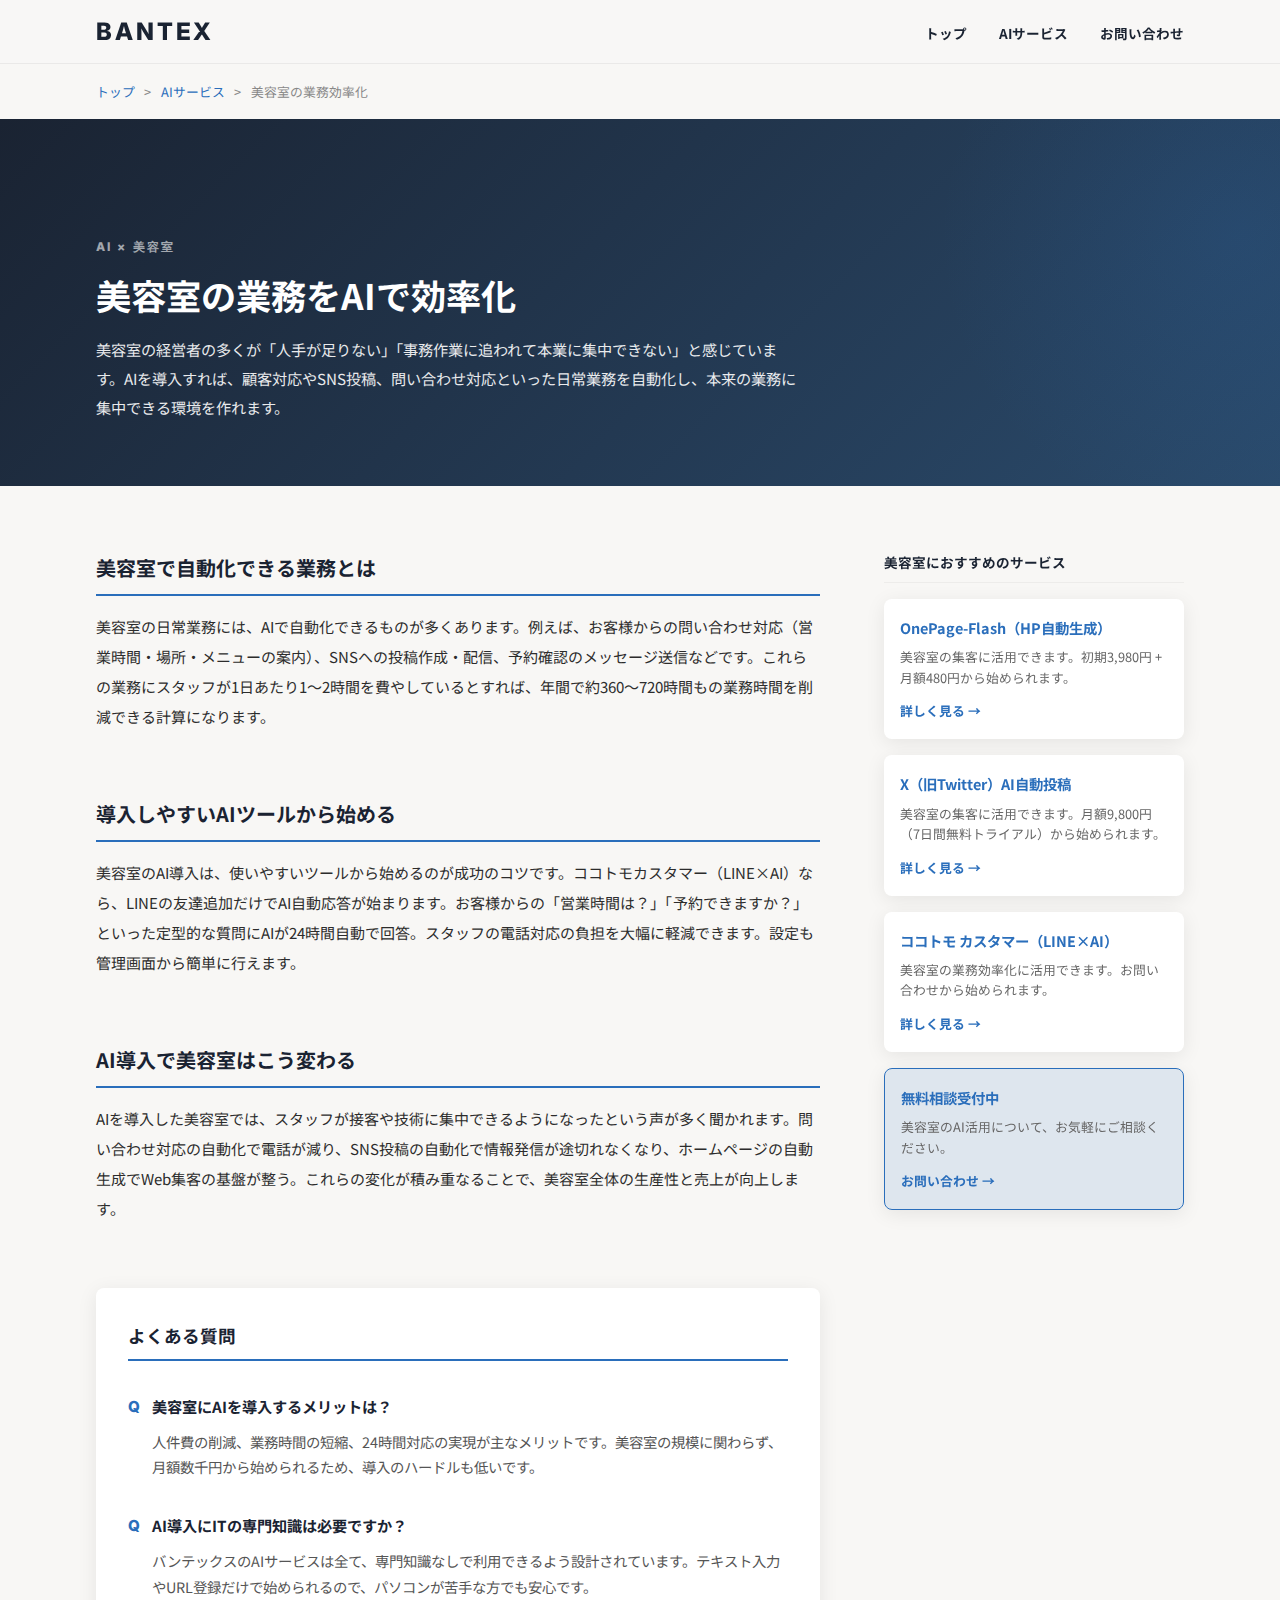
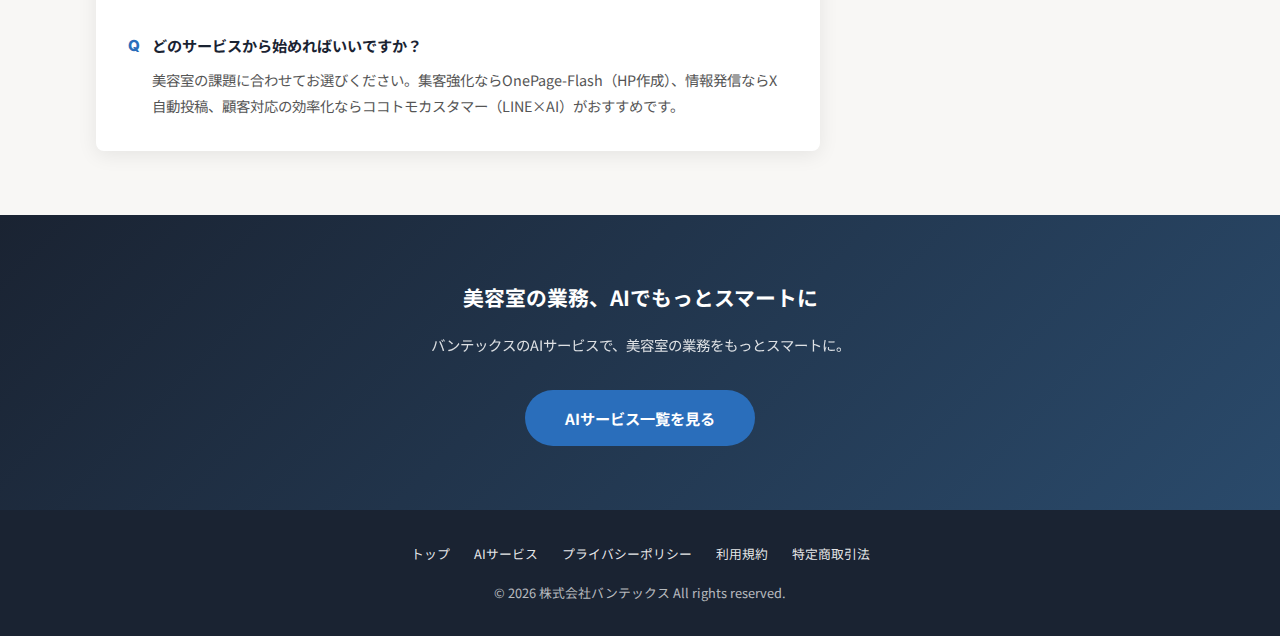
<file: seo/pages/ai-gyoumu-biyoushitsu.html>
<!DOCTYPE html>
<html lang="ja">
<head>
  <meta charset="UTF-8">
  <meta name="viewport" content="width=device-width, initial-scale=1.0">
  <title>美容室の業務効率化｜AI導入で変わる仕事のやり方 | 株式会社バンテックス</title>
  <meta name="description" content="美容室の業務効率化にAIを導入。顧客対応の自動化、SNS運用の自動化、事務作業の削減まで。美容室の生産性を劇的に向上させるAIサービス。">
  <meta name="author" content="株式会社バンテックス">
  <meta name="robots" content="index, follow">
  <link rel="canonical" href="https://bantex.jp/seo/pages/ai-gyoumu-biyoushitsu.html">

  <!-- Open Graph -->
  <meta property="og:type" content="article">
  <meta property="og:url" content="https://bantex.jp/seo/pages/ai-gyoumu-biyoushitsu.html">
  <meta property="og:title" content="美容室の業務効率化｜AI導入で変わる仕事のやり方 | 株式会社バンテックス">
  <meta property="og:description" content="美容室の業務効率化にAIを導入。顧客対応の自動化、SNS運用の自動化、事務作業の削減まで。美容室の生産性を劇的に向上させるAIサービス。">
  <meta property="og:site_name" content="株式会社バンテックス">
  <meta property="og:locale" content="ja_JP">

  <!-- Twitter Card -->
  <meta name="twitter:card" content="summary">
  <meta name="twitter:title" content="美容室の業務効率化｜AI導入で変わる仕事のやり方">
  <meta name="twitter:description" content="美容室の業務効率化にAIを導入。顧客対応の自動化、SNS運用の自動化、事務作業の削減まで。美容室の生産性を劇的に向上させるAIサービス。">

  <!-- Google Fonts (same as bantex.jp) -->
  <link rel="preconnect" href="https://fonts.googleapis.com">
  <link rel="preconnect" href="https://fonts.gstatic.com" crossorigin>
  <link href="https://fonts.googleapis.com/css2?family=Inter:wght@800&family=Noto+Sans+JP:wght@400;700&display=swap" rel="stylesheet">

  <!-- Structured Data -->
  <script type="application/ld+json">
  {
  "@context": "https://schema.org",
  "@type": "Article",
  "headline": "美容室の業務をAIで効率化",
  "description": "美容室の業務効率化にAIを導入。顧客対応の自動化、SNS運用の自動化、事務作業の削減まで。美容室の生産性を劇的に向上させるAIサービス。",
  "author": {
    "@type": "Organization",
    "name": "株式会社バンテックス",
    "url": "https://bantex.jp/"
  },
  "publisher": {
    "@type": "Organization",
    "name": "株式会社バンテックス",
    "url": "https://bantex.jp/"
  },
  "datePublished": "2026-04-07",
  "dateModified": "2026-04-07",
  "mainEntityOfPage": "https://bantex.jp/seo/pages/ai-gyoumu-biyoushitsu.html"
}
  </script>
  <script type="application/ld+json">
  {
  "@context": "https://schema.org",
  "@type": "FAQPage",
  "mainEntity": [
    {
      "@type": "Question",
      "name": "美容室にAIを導入するメリットは？",
      "acceptedAnswer": {
        "@type": "Answer",
        "text": "人件費の削減、業務時間の短縮、24時間対応の実現が主なメリットです。美容室の規模に関わらず、月額数千円から始められるため、導入のハードルも低いです。"
      }
    },
    {
      "@type": "Question",
      "name": "AI導入にITの専門知識は必要ですか？",
      "acceptedAnswer": {
        "@type": "Answer",
        "text": "バンテックスのAIサービスは全て、専門知識なしで利用できるよう設計されています。テキスト入力やURL登録だけで始められるので、パソコンが苦手な方でも安心です。"
      }
    },
    {
      "@type": "Question",
      "name": "どのサービスから始めればいいですか？",
      "acceptedAnswer": {
        "@type": "Answer",
        "text": "美容室の課題に合わせてお選びください。集客強化ならOnePage-Flash（HP作成）、情報発信ならX自動投稿、顧客対応の効率化ならココトモカスタマー（LINE×AI）がおすすめです。"
      }
    }
  ]
}
  </script>
  <script type="application/ld+json">
  {
  "@context": "https://schema.org",
  "@type": "BreadcrumbList",
  "itemListElement": [
    {
      "@type": "ListItem",
      "position": 1,
      "name": "トップページ",
      "item": "https://bantex.jp/"
    },
    {
      "@type": "ListItem",
      "position": 2,
      "name": "AIサービス一覧",
      "item": "https://bantex.jp/ai-services.html"
    },
    {
      "@type": "ListItem",
      "position": 3,
      "name": "美容室の業務効率化｜AI導入で変わる仕事のやり方",
      "item": "https://bantex.jp/seo/pages/ai-gyoumu-biyoushitsu.html"
    }
  ]
}
  </script>

  <style>
    /* ── BANTEX Design System (subset) ── */
    :root {
      --color-primary:    #1A2332;
      --color-accent:     #2A6EBB;
      --color-bg:         #F8F7F5;
      --color-surface:    #EDECEA;
      --color-text:       #2C2C2C;
      --color-white:      #FFFFFF;
      --color-accent-dim: rgba(42, 110, 187, 0.12);
      --font-sans:  'Noto Sans JP', sans-serif;
      --font-brand: 'Inter', sans-serif;
      --header-h:  64px;
      --radius:    8px;
      --shadow-md: 0 4px 20px rgba(0, 0, 0, 0.08);
      --shadow-lg: 0 8px 40px rgba(0, 0, 0, 0.14);
      --transition-base: 0.28s cubic-bezier(0.4, 0, 0.2, 1);
      --sp-xs: 0.5rem;
      --sp-sm: 1rem;
      --sp-md: 2rem;
      --sp-lg: 4rem;
      --sp-xl: 7rem;
    }

    *, *::before, *::after { box-sizing: border-box; margin: 0; padding: 0; }
    html { scroll-behavior: smooth; font-size: 16px; }
    body {
      font-family: var(--font-sans);
      color: var(--color-text);
      background-color: var(--color-bg);
      line-height: 1.8;
      font-size: 15px;
      overflow-x: hidden;
    }
    a { color: inherit; text-decoration: none; }
    ul, ol { list-style: none; }
    img { max-width: 100%; display: block; }

    /* ── Header ── */
    .site-header {
      position: sticky;
      top: 0;
      z-index: 100;
      height: var(--header-h);
      background: rgba(248, 247, 245, 0.95);
      backdrop-filter: blur(10px);
      border-bottom: 1px solid rgba(0,0,0,0.06);
    }
    .container {
      width: 100%;
      max-width: 1120px;
      margin-inline: auto;
      padding-inline: var(--sp-sm);
    }
    .header-inner {
      display: flex;
      align-items: center;
      justify-content: space-between;
      height: var(--header-h);
    }
    .site-logo {
      font-family: var(--font-brand);
      font-weight: 800;
      font-size: 1.5rem;
      letter-spacing: 0.12em;
      color: var(--color-primary);
    }
    .primary-nav ul {
      display: flex;
      gap: 2rem;
    }
    .primary-nav a {
      font-size: 0.85rem;
      font-weight: 700;
      color: var(--color-primary);
      transition: color var(--transition-base);
    }
    .primary-nav a:hover { color: var(--color-accent); }

    /* ── Breadcrumb ── */
    .breadcrumb {
      padding: var(--sp-sm) 0;
      font-size: 0.8rem;
      color: #888;
    }
    .breadcrumb a { color: var(--color-accent); }
    .breadcrumb a:hover { text-decoration: underline; }
    .breadcrumb span { margin: 0 0.4rem; }

    /* ── Hero ── */
    .seo-hero {
      background: linear-gradient(135deg, var(--color-primary) 0%, #2A4A6B 100%);
      color: var(--color-white);
      padding: var(--sp-xl) 0 var(--sp-lg);
      position: relative;
      overflow: hidden;
    }
    .seo-hero::before {
      content: '';
      position: absolute;
      top: -50%;
      right: -20%;
      width: 600px;
      height: 600px;
      background: radial-gradient(circle, rgba(42,110,187,0.15) 0%, transparent 70%);
      border-radius: 50%;
    }
    .seo-hero-label {
      display: inline-block;
      font-family: var(--font-brand);
      font-size: 0.75rem;
      font-weight: 800;
      letter-spacing: 0.18em;
      text-transform: uppercase;
      color: rgba(255,255,255,0.6);
      margin-bottom: 0.75rem;
    }
    .seo-hero h1 {
      font-size: clamp(1.5rem, 4vw, 2.2rem);
      font-weight: 700;
      line-height: 1.4;
      margin-bottom: var(--sp-sm);
      position: relative;
    }
    .seo-hero-intro {
      font-size: 0.95rem;
      line-height: 1.9;
      opacity: 0.9;
      max-width: 700px;
    }

    /* ── Article Body ── */
    .seo-body {
      padding: var(--sp-lg) 0;
    }
    .seo-body-inner {
      display: grid;
      grid-template-columns: 1fr 300px;
      gap: var(--sp-lg);
      align-items: start;
    }
    @media (max-width: 768px) {
      .seo-body-inner {
        grid-template-columns: 1fr;
      }
    }

    /* ── Content Sections ── */
    .seo-section {
      margin-bottom: var(--sp-lg);
    }
    .seo-section h2 {
      font-size: 1.25rem;
      font-weight: 700;
      color: var(--color-primary);
      padding-bottom: 0.5rem;
      margin-bottom: var(--sp-sm);
      border-bottom: 2px solid var(--color-accent);
      position: relative;
    }
    .seo-section p {
      margin-bottom: var(--sp-sm);
      line-height: 2;
    }

    /* ── Sidebar ── */
    .seo-sidebar {
      position: sticky;
      top: calc(var(--header-h) + var(--sp-md));
    }

    /* ── Service Cards ── */
    .seo-services-heading {
      font-size: 0.85rem;
      font-weight: 700;
      color: var(--color-primary);
      margin-bottom: var(--sp-sm);
      padding-bottom: 0.5rem;
      border-bottom: 1px solid var(--color-surface);
    }
    .seo-service-card {
      background: var(--color-white);
      border-radius: var(--radius);
      padding: var(--sp-sm);
      margin-bottom: var(--sp-sm);
      box-shadow: var(--shadow-md);
      transition: transform var(--transition-base), box-shadow var(--transition-base);
    }
    .seo-service-card:hover {
      transform: translateY(-2px);
      box-shadow: var(--shadow-lg);
    }
    .seo-service-card h3 {
      font-size: 0.9rem;
      font-weight: 700;
      color: var(--color-primary);
      margin-bottom: 0.4rem;
    }
    .seo-service-card h3 a {
      color: var(--color-accent);
    }
    .seo-service-card p {
      font-size: 0.8rem;
      color: #666;
      line-height: 1.6;
      margin-bottom: 0.5rem;
    }
    .seo-service-link {
      font-size: 0.8rem;
      font-weight: 700;
      color: var(--color-accent);
      display: inline-block;
    }
    .seo-service-link:hover { text-decoration: underline; }

    /* ── FAQ ── */
    .seo-faq {
      background: var(--color-white);
      border-radius: var(--radius);
      padding: var(--sp-md);
      margin-top: var(--sp-lg);
      box-shadow: var(--shadow-md);
    }
    .seo-faq-heading {
      font-size: 1.1rem;
      font-weight: 700;
      color: var(--color-primary);
      margin-bottom: var(--sp-md);
      padding-bottom: 0.5rem;
      border-bottom: 2px solid var(--color-accent);
    }
    .seo-faq-item {
      margin-bottom: var(--sp-md);
    }
    .seo-faq-item:last-child { margin-bottom: 0; }
    .seo-faq-q {
      font-size: 0.95rem;
      font-weight: 700;
      color: var(--color-primary);
      margin-bottom: 0.5rem;
      padding-left: 1.5rem;
      position: relative;
    }
    .seo-faq-q::before {
      content: 'Q';
      position: absolute;
      left: 0;
      color: var(--color-accent);
      font-family: var(--font-brand);
      font-weight: 800;
    }
    .seo-faq-a {
      font-size: 0.9rem;
      line-height: 1.8;
      padding-left: 1.5rem;
      color: #555;
    }

    /* ── CTA ── */
    .seo-cta {
      background: linear-gradient(135deg, var(--color-primary) 0%, #2A4A6B 100%);
      color: var(--color-white);
      text-align: center;
      padding: var(--sp-lg) var(--sp-sm);
    }
    .seo-cta h2 {
      font-size: 1.3rem;
      margin-bottom: var(--sp-sm);
    }
    .seo-cta p {
      opacity: 0.85;
      margin-bottom: var(--sp-md);
      font-size: 0.9rem;
    }
    .seo-cta-btn {
      display: inline-block;
      background: var(--color-accent);
      color: var(--color-white);
      padding: 0.9rem 2.5rem;
      border-radius: 50px;
      font-weight: 700;
      font-size: 0.95rem;
      transition: background var(--transition-base), transform var(--transition-base);
    }
    .seo-cta-btn:hover {
      background: #1E5A9E;
      transform: translateY(-1px);
    }

    /* ── Related Pages ── */
    .seo-related {
      padding: var(--sp-lg) 0;
      background: var(--color-surface);
    }
    .seo-related h2 {
      font-size: 1.1rem;
      font-weight: 700;
      color: var(--color-primary);
      margin-bottom: var(--sp-md);
      text-align: center;
    }
    .seo-related-grid {
      display: grid;
      grid-template-columns: repeat(auto-fill, minmax(250px, 1fr));
      gap: var(--sp-sm);
    }
    .seo-related-card {
      background: var(--color-white);
      border-radius: var(--radius);
      padding: var(--sp-sm);
      box-shadow: var(--shadow-md);
      transition: transform var(--transition-base);
    }
    .seo-related-card:hover { transform: translateY(-2px); }
    .seo-related-card a {
      font-size: 0.85rem;
      font-weight: 700;
      color: var(--color-accent);
    }

    /* ── Footer ── */
    .site-footer {
      background: var(--color-primary);
      color: rgba(255,255,255,0.7);
      padding: var(--sp-md) 0;
      text-align: center;
      font-size: 0.8rem;
    }
    .site-footer a { color: rgba(255,255,255,0.9); }
    .footer-nav {
      display: flex;
      justify-content: center;
      gap: 1.5rem;
      margin-bottom: var(--sp-sm);
      flex-wrap: wrap;
    }
    .footer-nav a:hover { color: var(--color-white); }

    /* ── Mobile adjustments ── */
    @media (max-width: 768px) {
      .seo-hero { padding: var(--sp-lg) 0 var(--sp-md); }
      .seo-hero h1 { font-size: 1.4rem; }
      .primary-nav { display: none; }
      .seo-faq { padding: var(--sp-sm); }
    }
  </style>
</head>
<body>

  <!-- ── Header ── -->
  <header class="site-header">
    <div class="container">
      <div class="header-inner">
        <a href="https://bantex.jp/" class="site-logo">BANTEX</a>
        <nav class="primary-nav">
          <ul>
            <li><a href="https://bantex.jp/">トップ</a></li>
            <li><a href="https://bantex.jp/ai-services.html">AIサービス</a></li>
            <li><a href="https://bantex.jp/#contact">お問い合わせ</a></li>
          </ul>
        </nav>
      </div>
    </div>
  </header>

  <!-- ── Breadcrumb ── -->
  <div class="container">
    <nav class="breadcrumb" aria-label="パンくずリスト">
      <a href="https://bantex.jp/">トップ</a>
      <span>&gt;</span>
      <a href="https://bantex.jp/ai-services.html">AIサービス</a>
      <span>&gt;</span>
      美容室の業務効率化
    </nav>
  </div>

  <!-- ── Hero ── -->
  <section class="seo-hero">
    <div class="container">
      <p class="seo-hero-label">AI × 美容室</p>
      <h1>美容室の業務をAIで効率化</h1>
      <p class="seo-hero-intro">美容室の経営者の多くが「人手が足りない」「事務作業に追われて本業に集中できない」と感じています。AIを導入すれば、顧客対応やSNS投稿、問い合わせ対応といった日常業務を自動化し、本来の業務に集中できる環境を作れます。</p>
    </div>
  </section>

  <!-- ── Body ── -->
  <div class="seo-body">
    <div class="container">
      <div class="seo-body-inner">

        <!-- Main Content -->
        <article>
          
        <section class="seo-section">
          <h2>美容室で自動化できる業務とは</h2>
          <p>美容室の日常業務には、AIで自動化できるものが多くあります。例えば、お客様からの問い合わせ対応（営業時間・場所・メニューの案内）、SNSへの投稿作成・配信、予約確認のメッセージ送信などです。これらの業務にスタッフが1日あたり1〜2時間を費やしているとすれば、年間で約360〜720時間もの業務時間を削減できる計算になります。</p>
        </section>
        <section class="seo-section">
          <h2>導入しやすいAIツールから始める</h2>
          <p>美容室のAI導入は、使いやすいツールから始めるのが成功のコツです。ココトモカスタマー（LINE×AI）なら、LINEの友達追加だけでAI自動応答が始まります。お客様からの「営業時間は？」「予約できますか？」といった定型的な質問にAIが24時間自動で回答。スタッフの電話対応の負担を大幅に軽減できます。設定も管理画面から簡単に行えます。</p>
        </section>
        <section class="seo-section">
          <h2>AI導入で美容室はこう変わる</h2>
          <p>AIを導入した美容室では、スタッフが接客や技術に集中できるようになったという声が多く聞かれます。問い合わせ対応の自動化で電話が減り、SNS投稿の自動化で情報発信が途切れなくなり、ホームページの自動生成でWeb集客の基盤が整う。これらの変化が積み重なることで、美容室全体の生産性と売上が向上します。</p>
        </section>

          <!-- FAQ -->
          <div class="seo-faq">
            <h2 class="seo-faq-heading">よくある質問</h2>
            
          <div class="seo-faq-item">
            <h3 class="seo-faq-q">美容室にAIを導入するメリットは？</h3>
            <p class="seo-faq-a">人件費の削減、業務時間の短縮、24時間対応の実現が主なメリットです。美容室の規模に関わらず、月額数千円から始められるため、導入のハードルも低いです。</p>
          </div>
          <div class="seo-faq-item">
            <h3 class="seo-faq-q">AI導入にITの専門知識は必要ですか？</h3>
            <p class="seo-faq-a">バンテックスのAIサービスは全て、専門知識なしで利用できるよう設計されています。テキスト入力やURL登録だけで始められるので、パソコンが苦手な方でも安心です。</p>
          </div>
          <div class="seo-faq-item">
            <h3 class="seo-faq-q">どのサービスから始めればいいですか？</h3>
            <p class="seo-faq-a">美容室の課題に合わせてお選びください。集客強化ならOnePage-Flash（HP作成）、情報発信ならX自動投稿、顧客対応の効率化ならココトモカスタマー（LINE×AI）がおすすめです。</p>
          </div>
          </div>
        </article>

        <!-- Sidebar -->
        <aside class="seo-sidebar">
          <p class="seo-services-heading">美容室におすすめのサービス</p>
          
          <div class="seo-service-card">
            <h3><a href="https://oneflash.bantex.jp/">OnePage-Flash（HP自動生成）</a></h3>
            <p>美容室の集客に活用できます。初期3,980円 + 月額480円から始められます。</p>
            <a href="https://oneflash.bantex.jp/" class="seo-service-link">詳しく見る &rarr;</a>
          </div>
          <div class="seo-service-card">
            <h3><a href="https://tweet.bantex.jp/">X（旧Twitter）AI自動投稿</a></h3>
            <p>美容室の集客に活用できます。月額9,800円（7日間無料トライアル）から始められます。</p>
            <a href="https://tweet.bantex.jp/" class="seo-service-link">詳しく見る &rarr;</a>
          </div>
          <div class="seo-service-card">
            <h3><a href="https://kokotomodashboard.bantex.jp/lp/">ココトモ カスタマー（LINE×AI）</a></h3>
            <p>美容室の業務効率化に活用できます。お問い合わせから始められます。</p>
            <a href="https://kokotomodashboard.bantex.jp/lp/" class="seo-service-link">詳しく見る &rarr;</a>
          </div>

          <div class="seo-service-card" style="background: var(--color-accent-dim); border: 1px solid var(--color-accent);">
            <h3 style="color: var(--color-accent);">無料相談受付中</h3>
            <p>美容室のAI活用について、お気軽にご相談ください。</p>
            <a href="https://bantex.jp/#contact" class="seo-service-link">お問い合わせ &rarr;</a>
          </div>
        </aside>

      </div>
    </div>
  </div>

  <!-- ── CTA ── -->
  <section class="seo-cta">
    <div class="container">
      <h2>美容室の業務、AIでもっとスマートに</h2>
      <p>バンテックスのAIサービスで、美容室の業務をもっとスマートに。</p>
      <a href="https://bantex.jp/ai-services.html" class="seo-cta-btn">AIサービス一覧を見る</a>
    </div>
  </section>

  <!-- ── Footer ── -->
  <footer class="site-footer">
    <div class="container">
      <nav class="footer-nav">
        <a href="https://bantex.jp/">トップ</a>
        <a href="https://bantex.jp/ai-services.html">AIサービス</a>
        <a href="https://bantex.jp/privacy.html">プライバシーポリシー</a>
        <a href="https://bantex.jp/terms.html">利用規約</a>
        <a href="https://bantex.jp/tokushoho.html">特定商取引法</a>
      </nav>
      <p>&copy; 2026 株式会社バンテックス All rights reserved.</p>
    </div>
  </footer>

</body>
</html>
</file>
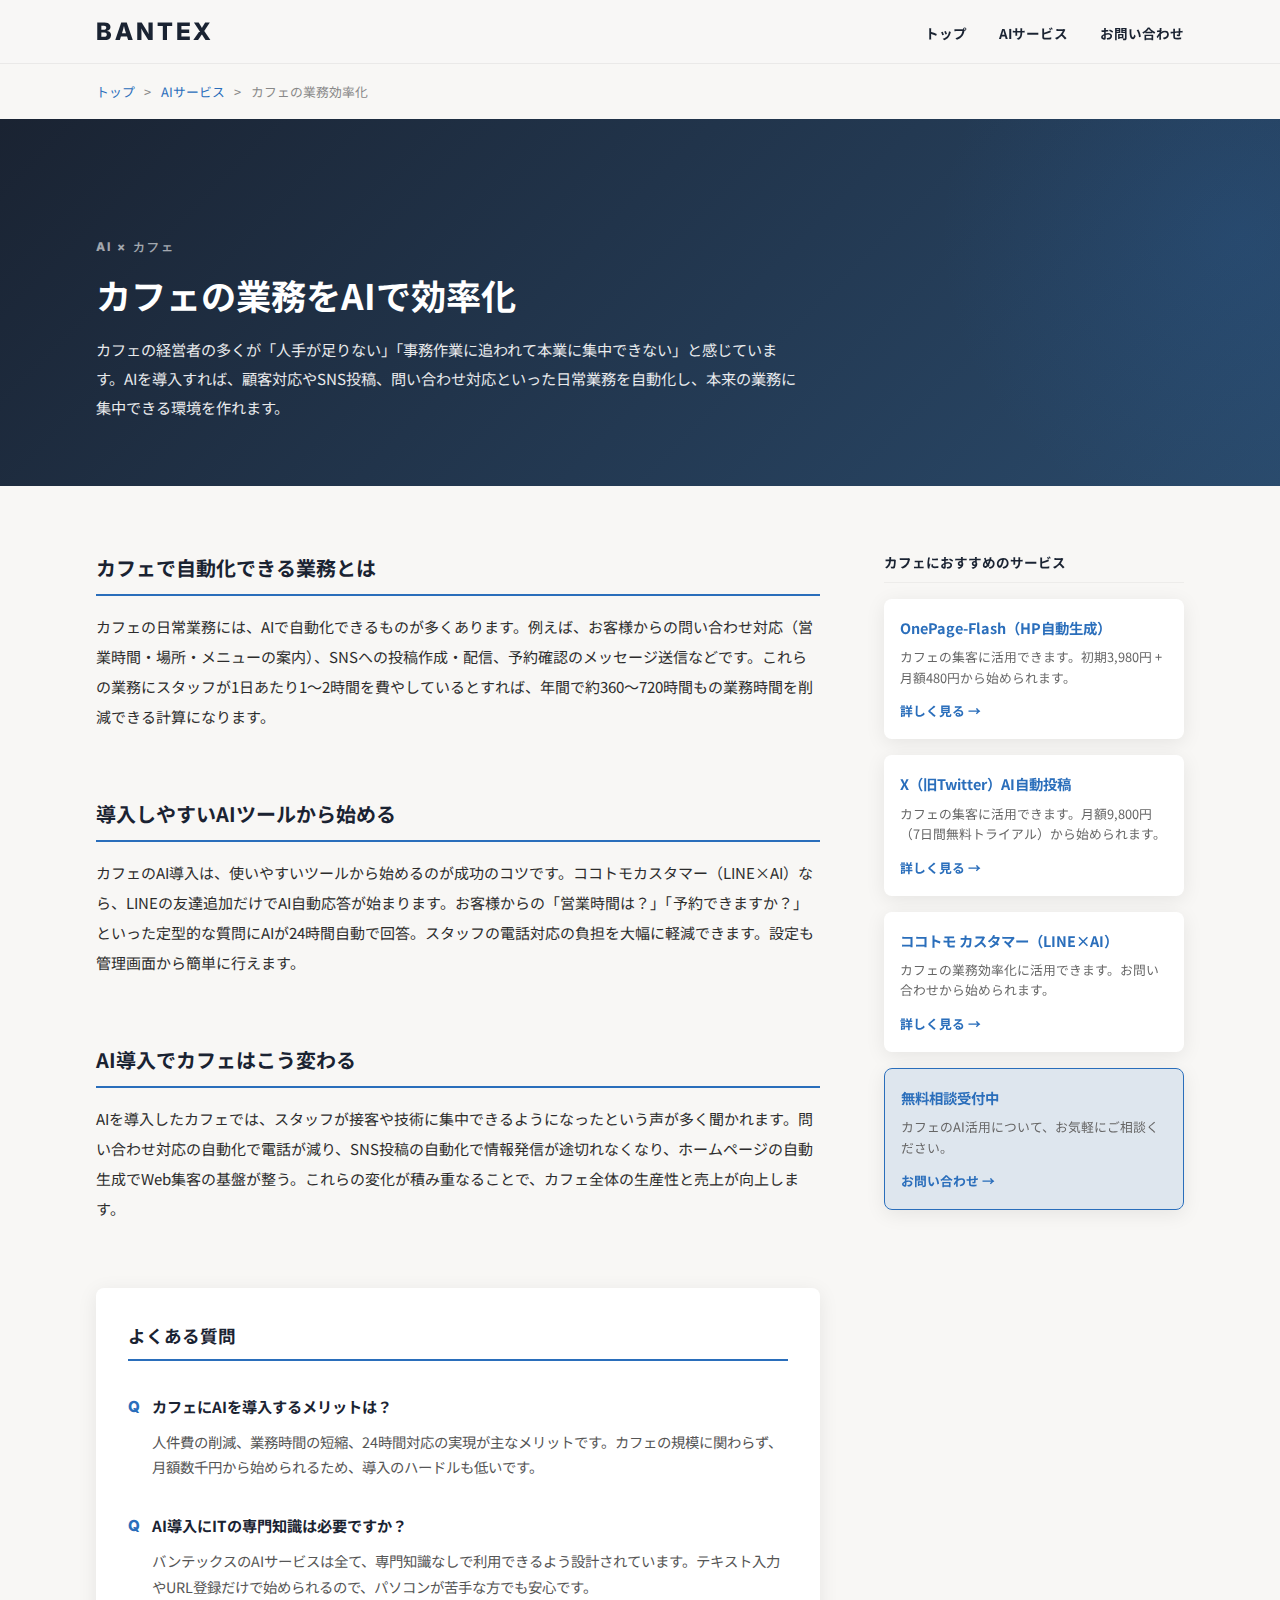
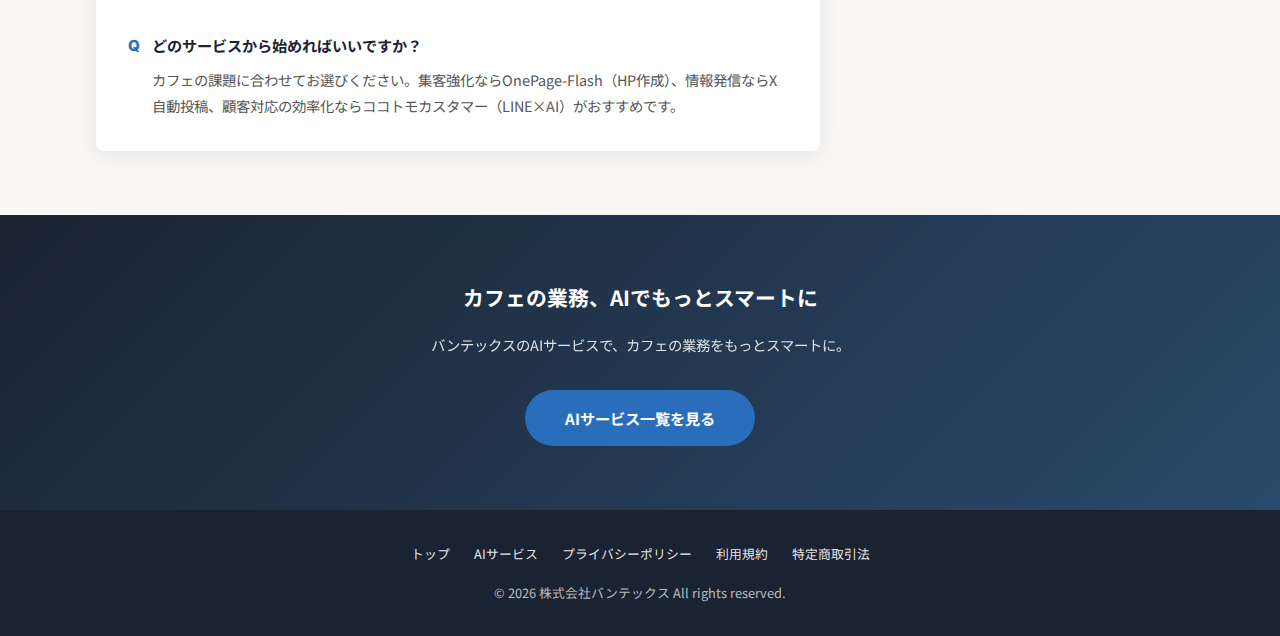
<file: seo/pages/ai-gyoumu-cafe.html>
<!DOCTYPE html>
<html lang="ja">
<head>
  <meta charset="UTF-8">
  <meta name="viewport" content="width=device-width, initial-scale=1.0">
  <title>カフェの業務効率化｜AI導入で変わる仕事のやり方 | 株式会社バンテックス</title>
  <meta name="description" content="カフェの業務効率化にAIを導入。顧客対応の自動化、SNS運用の自動化、事務作業の削減まで。カフェの生産性を劇的に向上させるAIサービス。">
  <meta name="author" content="株式会社バンテックス">
  <meta name="robots" content="index, follow">
  <link rel="canonical" href="https://bantex.jp/seo/pages/ai-gyoumu-cafe.html">

  <!-- Open Graph -->
  <meta property="og:type" content="article">
  <meta property="og:url" content="https://bantex.jp/seo/pages/ai-gyoumu-cafe.html">
  <meta property="og:title" content="カフェの業務効率化｜AI導入で変わる仕事のやり方 | 株式会社バンテックス">
  <meta property="og:description" content="カフェの業務効率化にAIを導入。顧客対応の自動化、SNS運用の自動化、事務作業の削減まで。カフェの生産性を劇的に向上させるAIサービス。">
  <meta property="og:site_name" content="株式会社バンテックス">
  <meta property="og:locale" content="ja_JP">

  <!-- Twitter Card -->
  <meta name="twitter:card" content="summary">
  <meta name="twitter:title" content="カフェの業務効率化｜AI導入で変わる仕事のやり方">
  <meta name="twitter:description" content="カフェの業務効率化にAIを導入。顧客対応の自動化、SNS運用の自動化、事務作業の削減まで。カフェの生産性を劇的に向上させるAIサービス。">

  <!-- Google Fonts (same as bantex.jp) -->
  <link rel="preconnect" href="https://fonts.googleapis.com">
  <link rel="preconnect" href="https://fonts.gstatic.com" crossorigin>
  <link href="https://fonts.googleapis.com/css2?family=Inter:wght@800&family=Noto+Sans+JP:wght@400;700&display=swap" rel="stylesheet">

  <!-- Structured Data -->
  <script type="application/ld+json">
  {
  "@context": "https://schema.org",
  "@type": "Article",
  "headline": "カフェの業務をAIで効率化",
  "description": "カフェの業務効率化にAIを導入。顧客対応の自動化、SNS運用の自動化、事務作業の削減まで。カフェの生産性を劇的に向上させるAIサービス。",
  "author": {
    "@type": "Organization",
    "name": "株式会社バンテックス",
    "url": "https://bantex.jp/"
  },
  "publisher": {
    "@type": "Organization",
    "name": "株式会社バンテックス",
    "url": "https://bantex.jp/"
  },
  "datePublished": "2026-04-07",
  "dateModified": "2026-04-07",
  "mainEntityOfPage": "https://bantex.jp/seo/pages/ai-gyoumu-cafe.html"
}
  </script>
  <script type="application/ld+json">
  {
  "@context": "https://schema.org",
  "@type": "FAQPage",
  "mainEntity": [
    {
      "@type": "Question",
      "name": "カフェにAIを導入するメリットは？",
      "acceptedAnswer": {
        "@type": "Answer",
        "text": "人件費の削減、業務時間の短縮、24時間対応の実現が主なメリットです。カフェの規模に関わらず、月額数千円から始められるため、導入のハードルも低いです。"
      }
    },
    {
      "@type": "Question",
      "name": "AI導入にITの専門知識は必要ですか？",
      "acceptedAnswer": {
        "@type": "Answer",
        "text": "バンテックスのAIサービスは全て、専門知識なしで利用できるよう設計されています。テキスト入力やURL登録だけで始められるので、パソコンが苦手な方でも安心です。"
      }
    },
    {
      "@type": "Question",
      "name": "どのサービスから始めればいいですか？",
      "acceptedAnswer": {
        "@type": "Answer",
        "text": "カフェの課題に合わせてお選びください。集客強化ならOnePage-Flash（HP作成）、情報発信ならX自動投稿、顧客対応の効率化ならココトモカスタマー（LINE×AI）がおすすめです。"
      }
    }
  ]
}
  </script>
  <script type="application/ld+json">
  {
  "@context": "https://schema.org",
  "@type": "BreadcrumbList",
  "itemListElement": [
    {
      "@type": "ListItem",
      "position": 1,
      "name": "トップページ",
      "item": "https://bantex.jp/"
    },
    {
      "@type": "ListItem",
      "position": 2,
      "name": "AIサービス一覧",
      "item": "https://bantex.jp/ai-services.html"
    },
    {
      "@type": "ListItem",
      "position": 3,
      "name": "カフェの業務効率化｜AI導入で変わる仕事のやり方",
      "item": "https://bantex.jp/seo/pages/ai-gyoumu-cafe.html"
    }
  ]
}
  </script>

  <style>
    /* ── BANTEX Design System (subset) ── */
    :root {
      --color-primary:    #1A2332;
      --color-accent:     #2A6EBB;
      --color-bg:         #F8F7F5;
      --color-surface:    #EDECEA;
      --color-text:       #2C2C2C;
      --color-white:      #FFFFFF;
      --color-accent-dim: rgba(42, 110, 187, 0.12);
      --font-sans:  'Noto Sans JP', sans-serif;
      --font-brand: 'Inter', sans-serif;
      --header-h:  64px;
      --radius:    8px;
      --shadow-md: 0 4px 20px rgba(0, 0, 0, 0.08);
      --shadow-lg: 0 8px 40px rgba(0, 0, 0, 0.14);
      --transition-base: 0.28s cubic-bezier(0.4, 0, 0.2, 1);
      --sp-xs: 0.5rem;
      --sp-sm: 1rem;
      --sp-md: 2rem;
      --sp-lg: 4rem;
      --sp-xl: 7rem;
    }

    *, *::before, *::after { box-sizing: border-box; margin: 0; padding: 0; }
    html { scroll-behavior: smooth; font-size: 16px; }
    body {
      font-family: var(--font-sans);
      color: var(--color-text);
      background-color: var(--color-bg);
      line-height: 1.8;
      font-size: 15px;
      overflow-x: hidden;
    }
    a { color: inherit; text-decoration: none; }
    ul, ol { list-style: none; }
    img { max-width: 100%; display: block; }

    /* ── Header ── */
    .site-header {
      position: sticky;
      top: 0;
      z-index: 100;
      height: var(--header-h);
      background: rgba(248, 247, 245, 0.95);
      backdrop-filter: blur(10px);
      border-bottom: 1px solid rgba(0,0,0,0.06);
    }
    .container {
      width: 100%;
      max-width: 1120px;
      margin-inline: auto;
      padding-inline: var(--sp-sm);
    }
    .header-inner {
      display: flex;
      align-items: center;
      justify-content: space-between;
      height: var(--header-h);
    }
    .site-logo {
      font-family: var(--font-brand);
      font-weight: 800;
      font-size: 1.5rem;
      letter-spacing: 0.12em;
      color: var(--color-primary);
    }
    .primary-nav ul {
      display: flex;
      gap: 2rem;
    }
    .primary-nav a {
      font-size: 0.85rem;
      font-weight: 700;
      color: var(--color-primary);
      transition: color var(--transition-base);
    }
    .primary-nav a:hover { color: var(--color-accent); }

    /* ── Breadcrumb ── */
    .breadcrumb {
      padding: var(--sp-sm) 0;
      font-size: 0.8rem;
      color: #888;
    }
    .breadcrumb a { color: var(--color-accent); }
    .breadcrumb a:hover { text-decoration: underline; }
    .breadcrumb span { margin: 0 0.4rem; }

    /* ── Hero ── */
    .seo-hero {
      background: linear-gradient(135deg, var(--color-primary) 0%, #2A4A6B 100%);
      color: var(--color-white);
      padding: var(--sp-xl) 0 var(--sp-lg);
      position: relative;
      overflow: hidden;
    }
    .seo-hero::before {
      content: '';
      position: absolute;
      top: -50%;
      right: -20%;
      width: 600px;
      height: 600px;
      background: radial-gradient(circle, rgba(42,110,187,0.15) 0%, transparent 70%);
      border-radius: 50%;
    }
    .seo-hero-label {
      display: inline-block;
      font-family: var(--font-brand);
      font-size: 0.75rem;
      font-weight: 800;
      letter-spacing: 0.18em;
      text-transform: uppercase;
      color: rgba(255,255,255,0.6);
      margin-bottom: 0.75rem;
    }
    .seo-hero h1 {
      font-size: clamp(1.5rem, 4vw, 2.2rem);
      font-weight: 700;
      line-height: 1.4;
      margin-bottom: var(--sp-sm);
      position: relative;
    }
    .seo-hero-intro {
      font-size: 0.95rem;
      line-height: 1.9;
      opacity: 0.9;
      max-width: 700px;
    }

    /* ── Article Body ── */
    .seo-body {
      padding: var(--sp-lg) 0;
    }
    .seo-body-inner {
      display: grid;
      grid-template-columns: 1fr 300px;
      gap: var(--sp-lg);
      align-items: start;
    }
    @media (max-width: 768px) {
      .seo-body-inner {
        grid-template-columns: 1fr;
      }
    }

    /* ── Content Sections ── */
    .seo-section {
      margin-bottom: var(--sp-lg);
    }
    .seo-section h2 {
      font-size: 1.25rem;
      font-weight: 700;
      color: var(--color-primary);
      padding-bottom: 0.5rem;
      margin-bottom: var(--sp-sm);
      border-bottom: 2px solid var(--color-accent);
      position: relative;
    }
    .seo-section p {
      margin-bottom: var(--sp-sm);
      line-height: 2;
    }

    /* ── Sidebar ── */
    .seo-sidebar {
      position: sticky;
      top: calc(var(--header-h) + var(--sp-md));
    }

    /* ── Service Cards ── */
    .seo-services-heading {
      font-size: 0.85rem;
      font-weight: 700;
      color: var(--color-primary);
      margin-bottom: var(--sp-sm);
      padding-bottom: 0.5rem;
      border-bottom: 1px solid var(--color-surface);
    }
    .seo-service-card {
      background: var(--color-white);
      border-radius: var(--radius);
      padding: var(--sp-sm);
      margin-bottom: var(--sp-sm);
      box-shadow: var(--shadow-md);
      transition: transform var(--transition-base), box-shadow var(--transition-base);
    }
    .seo-service-card:hover {
      transform: translateY(-2px);
      box-shadow: var(--shadow-lg);
    }
    .seo-service-card h3 {
      font-size: 0.9rem;
      font-weight: 700;
      color: var(--color-primary);
      margin-bottom: 0.4rem;
    }
    .seo-service-card h3 a {
      color: var(--color-accent);
    }
    .seo-service-card p {
      font-size: 0.8rem;
      color: #666;
      line-height: 1.6;
      margin-bottom: 0.5rem;
    }
    .seo-service-link {
      font-size: 0.8rem;
      font-weight: 700;
      color: var(--color-accent);
      display: inline-block;
    }
    .seo-service-link:hover { text-decoration: underline; }

    /* ── FAQ ── */
    .seo-faq {
      background: var(--color-white);
      border-radius: var(--radius);
      padding: var(--sp-md);
      margin-top: var(--sp-lg);
      box-shadow: var(--shadow-md);
    }
    .seo-faq-heading {
      font-size: 1.1rem;
      font-weight: 700;
      color: var(--color-primary);
      margin-bottom: var(--sp-md);
      padding-bottom: 0.5rem;
      border-bottom: 2px solid var(--color-accent);
    }
    .seo-faq-item {
      margin-bottom: var(--sp-md);
    }
    .seo-faq-item:last-child { margin-bottom: 0; }
    .seo-faq-q {
      font-size: 0.95rem;
      font-weight: 700;
      color: var(--color-primary);
      margin-bottom: 0.5rem;
      padding-left: 1.5rem;
      position: relative;
    }
    .seo-faq-q::before {
      content: 'Q';
      position: absolute;
      left: 0;
      color: var(--color-accent);
      font-family: var(--font-brand);
      font-weight: 800;
    }
    .seo-faq-a {
      font-size: 0.9rem;
      line-height: 1.8;
      padding-left: 1.5rem;
      color: #555;
    }

    /* ── CTA ── */
    .seo-cta {
      background: linear-gradient(135deg, var(--color-primary) 0%, #2A4A6B 100%);
      color: var(--color-white);
      text-align: center;
      padding: var(--sp-lg) var(--sp-sm);
    }
    .seo-cta h2 {
      font-size: 1.3rem;
      margin-bottom: var(--sp-sm);
    }
    .seo-cta p {
      opacity: 0.85;
      margin-bottom: var(--sp-md);
      font-size: 0.9rem;
    }
    .seo-cta-btn {
      display: inline-block;
      background: var(--color-accent);
      color: var(--color-white);
      padding: 0.9rem 2.5rem;
      border-radius: 50px;
      font-weight: 700;
      font-size: 0.95rem;
      transition: background var(--transition-base), transform var(--transition-base);
    }
    .seo-cta-btn:hover {
      background: #1E5A9E;
      transform: translateY(-1px);
    }

    /* ── Related Pages ── */
    .seo-related {
      padding: var(--sp-lg) 0;
      background: var(--color-surface);
    }
    .seo-related h2 {
      font-size: 1.1rem;
      font-weight: 700;
      color: var(--color-primary);
      margin-bottom: var(--sp-md);
      text-align: center;
    }
    .seo-related-grid {
      display: grid;
      grid-template-columns: repeat(auto-fill, minmax(250px, 1fr));
      gap: var(--sp-sm);
    }
    .seo-related-card {
      background: var(--color-white);
      border-radius: var(--radius);
      padding: var(--sp-sm);
      box-shadow: var(--shadow-md);
      transition: transform var(--transition-base);
    }
    .seo-related-card:hover { transform: translateY(-2px); }
    .seo-related-card a {
      font-size: 0.85rem;
      font-weight: 700;
      color: var(--color-accent);
    }

    /* ── Footer ── */
    .site-footer {
      background: var(--color-primary);
      color: rgba(255,255,255,0.7);
      padding: var(--sp-md) 0;
      text-align: center;
      font-size: 0.8rem;
    }
    .site-footer a { color: rgba(255,255,255,0.9); }
    .footer-nav {
      display: flex;
      justify-content: center;
      gap: 1.5rem;
      margin-bottom: var(--sp-sm);
      flex-wrap: wrap;
    }
    .footer-nav a:hover { color: var(--color-white); }

    /* ── Mobile adjustments ── */
    @media (max-width: 768px) {
      .seo-hero { padding: var(--sp-lg) 0 var(--sp-md); }
      .seo-hero h1 { font-size: 1.4rem; }
      .primary-nav { display: none; }
      .seo-faq { padding: var(--sp-sm); }
    }
  </style>
</head>
<body>

  <!-- ── Header ── -->
  <header class="site-header">
    <div class="container">
      <div class="header-inner">
        <a href="https://bantex.jp/" class="site-logo">BANTEX</a>
        <nav class="primary-nav">
          <ul>
            <li><a href="https://bantex.jp/">トップ</a></li>
            <li><a href="https://bantex.jp/ai-services.html">AIサービス</a></li>
            <li><a href="https://bantex.jp/#contact">お問い合わせ</a></li>
          </ul>
        </nav>
      </div>
    </div>
  </header>

  <!-- ── Breadcrumb ── -->
  <div class="container">
    <nav class="breadcrumb" aria-label="パンくずリスト">
      <a href="https://bantex.jp/">トップ</a>
      <span>&gt;</span>
      <a href="https://bantex.jp/ai-services.html">AIサービス</a>
      <span>&gt;</span>
      カフェの業務効率化
    </nav>
  </div>

  <!-- ── Hero ── -->
  <section class="seo-hero">
    <div class="container">
      <p class="seo-hero-label">AI × カフェ</p>
      <h1>カフェの業務をAIで効率化</h1>
      <p class="seo-hero-intro">カフェの経営者の多くが「人手が足りない」「事務作業に追われて本業に集中できない」と感じています。AIを導入すれば、顧客対応やSNS投稿、問い合わせ対応といった日常業務を自動化し、本来の業務に集中できる環境を作れます。</p>
    </div>
  </section>

  <!-- ── Body ── -->
  <div class="seo-body">
    <div class="container">
      <div class="seo-body-inner">

        <!-- Main Content -->
        <article>
          
        <section class="seo-section">
          <h2>カフェで自動化できる業務とは</h2>
          <p>カフェの日常業務には、AIで自動化できるものが多くあります。例えば、お客様からの問い合わせ対応（営業時間・場所・メニューの案内）、SNSへの投稿作成・配信、予約確認のメッセージ送信などです。これらの業務にスタッフが1日あたり1〜2時間を費やしているとすれば、年間で約360〜720時間もの業務時間を削減できる計算になります。</p>
        </section>
        <section class="seo-section">
          <h2>導入しやすいAIツールから始める</h2>
          <p>カフェのAI導入は、使いやすいツールから始めるのが成功のコツです。ココトモカスタマー（LINE×AI）なら、LINEの友達追加だけでAI自動応答が始まります。お客様からの「営業時間は？」「予約できますか？」といった定型的な質問にAIが24時間自動で回答。スタッフの電話対応の負担を大幅に軽減できます。設定も管理画面から簡単に行えます。</p>
        </section>
        <section class="seo-section">
          <h2>AI導入でカフェはこう変わる</h2>
          <p>AIを導入したカフェでは、スタッフが接客や技術に集中できるようになったという声が多く聞かれます。問い合わせ対応の自動化で電話が減り、SNS投稿の自動化で情報発信が途切れなくなり、ホームページの自動生成でWeb集客の基盤が整う。これらの変化が積み重なることで、カフェ全体の生産性と売上が向上します。</p>
        </section>

          <!-- FAQ -->
          <div class="seo-faq">
            <h2 class="seo-faq-heading">よくある質問</h2>
            
          <div class="seo-faq-item">
            <h3 class="seo-faq-q">カフェにAIを導入するメリットは？</h3>
            <p class="seo-faq-a">人件費の削減、業務時間の短縮、24時間対応の実現が主なメリットです。カフェの規模に関わらず、月額数千円から始められるため、導入のハードルも低いです。</p>
          </div>
          <div class="seo-faq-item">
            <h3 class="seo-faq-q">AI導入にITの専門知識は必要ですか？</h3>
            <p class="seo-faq-a">バンテックスのAIサービスは全て、専門知識なしで利用できるよう設計されています。テキスト入力やURL登録だけで始められるので、パソコンが苦手な方でも安心です。</p>
          </div>
          <div class="seo-faq-item">
            <h3 class="seo-faq-q">どのサービスから始めればいいですか？</h3>
            <p class="seo-faq-a">カフェの課題に合わせてお選びください。集客強化ならOnePage-Flash（HP作成）、情報発信ならX自動投稿、顧客対応の効率化ならココトモカスタマー（LINE×AI）がおすすめです。</p>
          </div>
          </div>
        </article>

        <!-- Sidebar -->
        <aside class="seo-sidebar">
          <p class="seo-services-heading">カフェにおすすめのサービス</p>
          
          <div class="seo-service-card">
            <h3><a href="https://oneflash.bantex.jp/">OnePage-Flash（HP自動生成）</a></h3>
            <p>カフェの集客に活用できます。初期3,980円 + 月額480円から始められます。</p>
            <a href="https://oneflash.bantex.jp/" class="seo-service-link">詳しく見る &rarr;</a>
          </div>
          <div class="seo-service-card">
            <h3><a href="https://tweet.bantex.jp/">X（旧Twitter）AI自動投稿</a></h3>
            <p>カフェの集客に活用できます。月額9,800円（7日間無料トライアル）から始められます。</p>
            <a href="https://tweet.bantex.jp/" class="seo-service-link">詳しく見る &rarr;</a>
          </div>
          <div class="seo-service-card">
            <h3><a href="https://kokotomodashboard.bantex.jp/lp/">ココトモ カスタマー（LINE×AI）</a></h3>
            <p>カフェの業務効率化に活用できます。お問い合わせから始められます。</p>
            <a href="https://kokotomodashboard.bantex.jp/lp/" class="seo-service-link">詳しく見る &rarr;</a>
          </div>

          <div class="seo-service-card" style="background: var(--color-accent-dim); border: 1px solid var(--color-accent);">
            <h3 style="color: var(--color-accent);">無料相談受付中</h3>
            <p>カフェのAI活用について、お気軽にご相談ください。</p>
            <a href="https://bantex.jp/#contact" class="seo-service-link">お問い合わせ &rarr;</a>
          </div>
        </aside>

      </div>
    </div>
  </div>

  <!-- ── CTA ── -->
  <section class="seo-cta">
    <div class="container">
      <h2>カフェの業務、AIでもっとスマートに</h2>
      <p>バンテックスのAIサービスで、カフェの業務をもっとスマートに。</p>
      <a href="https://bantex.jp/ai-services.html" class="seo-cta-btn">AIサービス一覧を見る</a>
    </div>
  </section>

  <!-- ── Footer ── -->
  <footer class="site-footer">
    <div class="container">
      <nav class="footer-nav">
        <a href="https://bantex.jp/">トップ</a>
        <a href="https://bantex.jp/ai-services.html">AIサービス</a>
        <a href="https://bantex.jp/privacy.html">プライバシーポリシー</a>
        <a href="https://bantex.jp/terms.html">利用規約</a>
        <a href="https://bantex.jp/tokushoho.html">特定商取引法</a>
      </nav>
      <p>&copy; 2026 株式会社バンテックス All rights reserved.</p>
    </div>
  </footer>

</body>
</html>
</file>
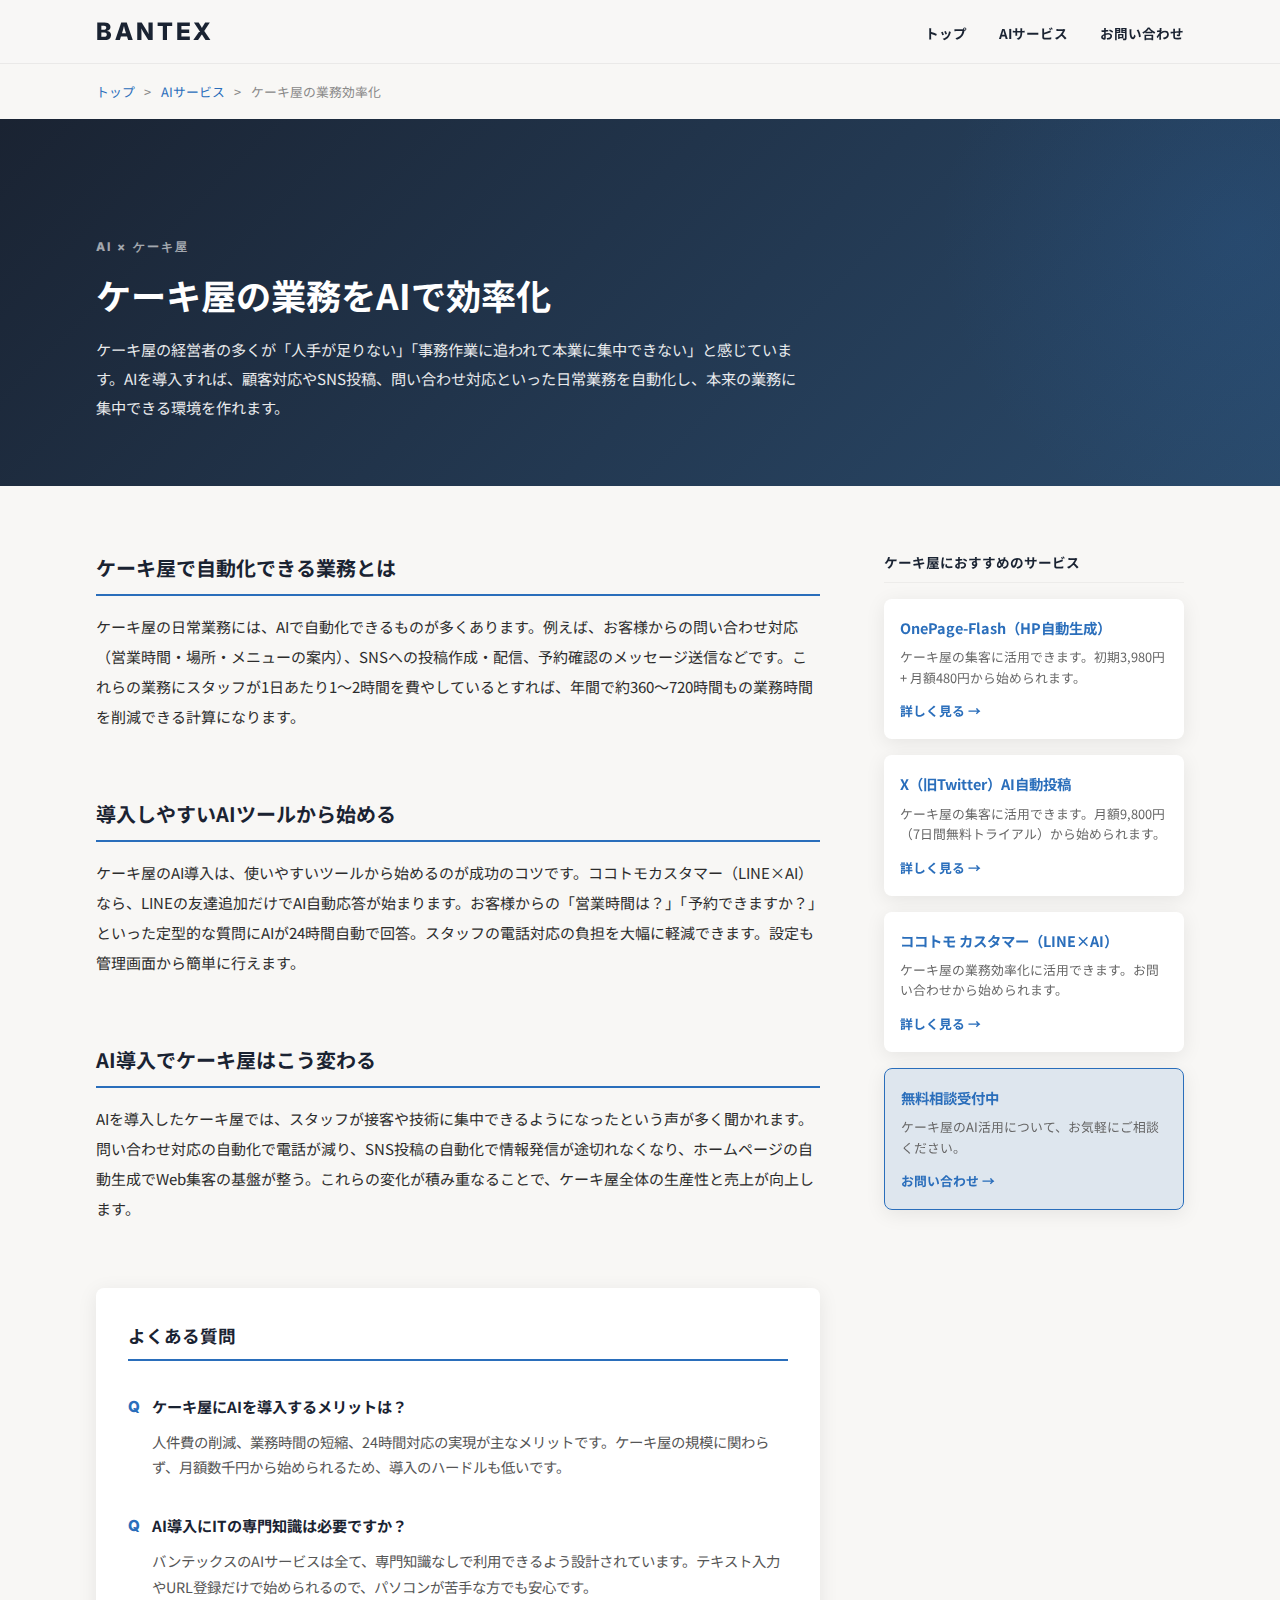
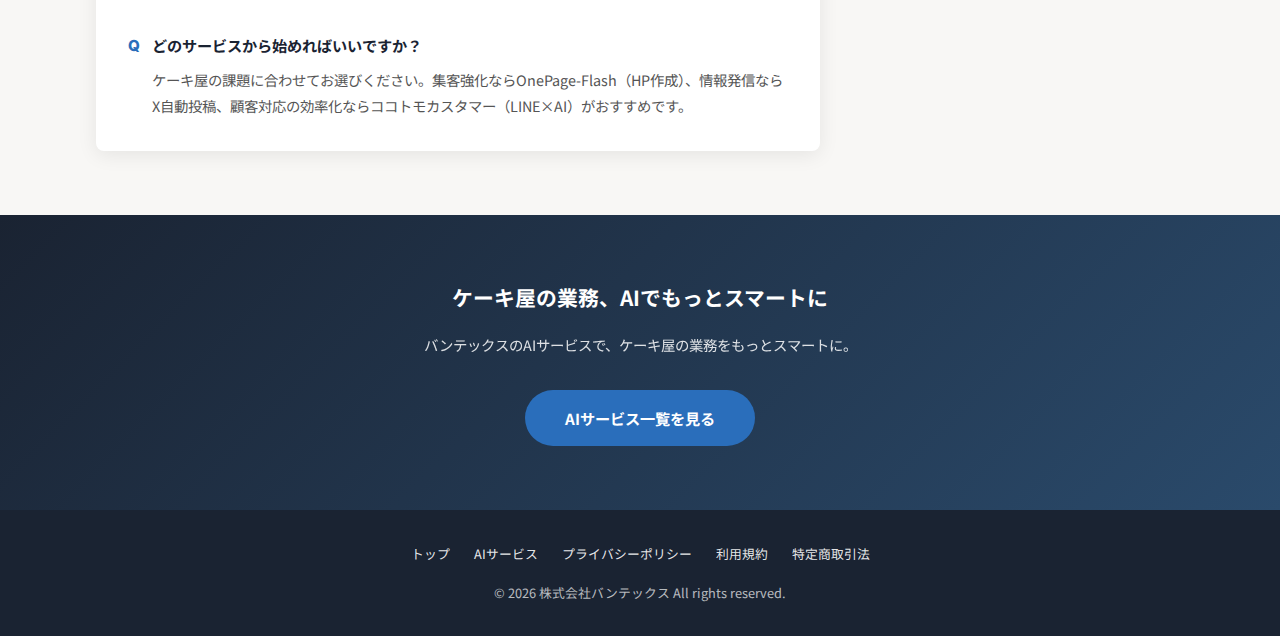
<file: seo/pages/ai-gyoumu-cakeshop.html>
<!DOCTYPE html>
<html lang="ja">
<head>
  <meta charset="UTF-8">
  <meta name="viewport" content="width=device-width, initial-scale=1.0">
  <title>ケーキ屋の業務効率化｜AI導入で変わる仕事のやり方 | 株式会社バンテックス</title>
  <meta name="description" content="ケーキ屋の業務効率化にAIを導入。顧客対応の自動化、SNS運用の自動化、事務作業の削減まで。ケーキ屋の生産性を劇的に向上させるAIサービス。">
  <meta name="author" content="株式会社バンテックス">
  <meta name="robots" content="index, follow">
  <link rel="canonical" href="https://bantex.jp/seo/pages/ai-gyoumu-cakeshop.html">

  <!-- Open Graph -->
  <meta property="og:type" content="article">
  <meta property="og:url" content="https://bantex.jp/seo/pages/ai-gyoumu-cakeshop.html">
  <meta property="og:title" content="ケーキ屋の業務効率化｜AI導入で変わる仕事のやり方 | 株式会社バンテックス">
  <meta property="og:description" content="ケーキ屋の業務効率化にAIを導入。顧客対応の自動化、SNS運用の自動化、事務作業の削減まで。ケーキ屋の生産性を劇的に向上させるAIサービス。">
  <meta property="og:site_name" content="株式会社バンテックス">
  <meta property="og:locale" content="ja_JP">

  <!-- Twitter Card -->
  <meta name="twitter:card" content="summary">
  <meta name="twitter:title" content="ケーキ屋の業務効率化｜AI導入で変わる仕事のやり方">
  <meta name="twitter:description" content="ケーキ屋の業務効率化にAIを導入。顧客対応の自動化、SNS運用の自動化、事務作業の削減まで。ケーキ屋の生産性を劇的に向上させるAIサービス。">

  <!-- Google Fonts (same as bantex.jp) -->
  <link rel="preconnect" href="https://fonts.googleapis.com">
  <link rel="preconnect" href="https://fonts.gstatic.com" crossorigin>
  <link href="https://fonts.googleapis.com/css2?family=Inter:wght@800&family=Noto+Sans+JP:wght@400;700&display=swap" rel="stylesheet">

  <!-- Structured Data -->
  <script type="application/ld+json">
  {
  "@context": "https://schema.org",
  "@type": "Article",
  "headline": "ケーキ屋の業務をAIで効率化",
  "description": "ケーキ屋の業務効率化にAIを導入。顧客対応の自動化、SNS運用の自動化、事務作業の削減まで。ケーキ屋の生産性を劇的に向上させるAIサービス。",
  "author": {
    "@type": "Organization",
    "name": "株式会社バンテックス",
    "url": "https://bantex.jp/"
  },
  "publisher": {
    "@type": "Organization",
    "name": "株式会社バンテックス",
    "url": "https://bantex.jp/"
  },
  "datePublished": "2026-04-07",
  "dateModified": "2026-04-07",
  "mainEntityOfPage": "https://bantex.jp/seo/pages/ai-gyoumu-cakeshop.html"
}
  </script>
  <script type="application/ld+json">
  {
  "@context": "https://schema.org",
  "@type": "FAQPage",
  "mainEntity": [
    {
      "@type": "Question",
      "name": "ケーキ屋にAIを導入するメリットは？",
      "acceptedAnswer": {
        "@type": "Answer",
        "text": "人件費の削減、業務時間の短縮、24時間対応の実現が主なメリットです。ケーキ屋の規模に関わらず、月額数千円から始められるため、導入のハードルも低いです。"
      }
    },
    {
      "@type": "Question",
      "name": "AI導入にITの専門知識は必要ですか？",
      "acceptedAnswer": {
        "@type": "Answer",
        "text": "バンテックスのAIサービスは全て、専門知識なしで利用できるよう設計されています。テキスト入力やURL登録だけで始められるので、パソコンが苦手な方でも安心です。"
      }
    },
    {
      "@type": "Question",
      "name": "どのサービスから始めればいいですか？",
      "acceptedAnswer": {
        "@type": "Answer",
        "text": "ケーキ屋の課題に合わせてお選びください。集客強化ならOnePage-Flash（HP作成）、情報発信ならX自動投稿、顧客対応の効率化ならココトモカスタマー（LINE×AI）がおすすめです。"
      }
    }
  ]
}
  </script>
  <script type="application/ld+json">
  {
  "@context": "https://schema.org",
  "@type": "BreadcrumbList",
  "itemListElement": [
    {
      "@type": "ListItem",
      "position": 1,
      "name": "トップページ",
      "item": "https://bantex.jp/"
    },
    {
      "@type": "ListItem",
      "position": 2,
      "name": "AIサービス一覧",
      "item": "https://bantex.jp/ai-services.html"
    },
    {
      "@type": "ListItem",
      "position": 3,
      "name": "ケーキ屋の業務効率化｜AI導入で変わる仕事のやり方",
      "item": "https://bantex.jp/seo/pages/ai-gyoumu-cakeshop.html"
    }
  ]
}
  </script>

  <style>
    /* ── BANTEX Design System (subset) ── */
    :root {
      --color-primary:    #1A2332;
      --color-accent:     #2A6EBB;
      --color-bg:         #F8F7F5;
      --color-surface:    #EDECEA;
      --color-text:       #2C2C2C;
      --color-white:      #FFFFFF;
      --color-accent-dim: rgba(42, 110, 187, 0.12);
      --font-sans:  'Noto Sans JP', sans-serif;
      --font-brand: 'Inter', sans-serif;
      --header-h:  64px;
      --radius:    8px;
      --shadow-md: 0 4px 20px rgba(0, 0, 0, 0.08);
      --shadow-lg: 0 8px 40px rgba(0, 0, 0, 0.14);
      --transition-base: 0.28s cubic-bezier(0.4, 0, 0.2, 1);
      --sp-xs: 0.5rem;
      --sp-sm: 1rem;
      --sp-md: 2rem;
      --sp-lg: 4rem;
      --sp-xl: 7rem;
    }

    *, *::before, *::after { box-sizing: border-box; margin: 0; padding: 0; }
    html { scroll-behavior: smooth; font-size: 16px; }
    body {
      font-family: var(--font-sans);
      color: var(--color-text);
      background-color: var(--color-bg);
      line-height: 1.8;
      font-size: 15px;
      overflow-x: hidden;
    }
    a { color: inherit; text-decoration: none; }
    ul, ol { list-style: none; }
    img { max-width: 100%; display: block; }

    /* ── Header ── */
    .site-header {
      position: sticky;
      top: 0;
      z-index: 100;
      height: var(--header-h);
      background: rgba(248, 247, 245, 0.95);
      backdrop-filter: blur(10px);
      border-bottom: 1px solid rgba(0,0,0,0.06);
    }
    .container {
      width: 100%;
      max-width: 1120px;
      margin-inline: auto;
      padding-inline: var(--sp-sm);
    }
    .header-inner {
      display: flex;
      align-items: center;
      justify-content: space-between;
      height: var(--header-h);
    }
    .site-logo {
      font-family: var(--font-brand);
      font-weight: 800;
      font-size: 1.5rem;
      letter-spacing: 0.12em;
      color: var(--color-primary);
    }
    .primary-nav ul {
      display: flex;
      gap: 2rem;
    }
    .primary-nav a {
      font-size: 0.85rem;
      font-weight: 700;
      color: var(--color-primary);
      transition: color var(--transition-base);
    }
    .primary-nav a:hover { color: var(--color-accent); }

    /* ── Breadcrumb ── */
    .breadcrumb {
      padding: var(--sp-sm) 0;
      font-size: 0.8rem;
      color: #888;
    }
    .breadcrumb a { color: var(--color-accent); }
    .breadcrumb a:hover { text-decoration: underline; }
    .breadcrumb span { margin: 0 0.4rem; }

    /* ── Hero ── */
    .seo-hero {
      background: linear-gradient(135deg, var(--color-primary) 0%, #2A4A6B 100%);
      color: var(--color-white);
      padding: var(--sp-xl) 0 var(--sp-lg);
      position: relative;
      overflow: hidden;
    }
    .seo-hero::before {
      content: '';
      position: absolute;
      top: -50%;
      right: -20%;
      width: 600px;
      height: 600px;
      background: radial-gradient(circle, rgba(42,110,187,0.15) 0%, transparent 70%);
      border-radius: 50%;
    }
    .seo-hero-label {
      display: inline-block;
      font-family: var(--font-brand);
      font-size: 0.75rem;
      font-weight: 800;
      letter-spacing: 0.18em;
      text-transform: uppercase;
      color: rgba(255,255,255,0.6);
      margin-bottom: 0.75rem;
    }
    .seo-hero h1 {
      font-size: clamp(1.5rem, 4vw, 2.2rem);
      font-weight: 700;
      line-height: 1.4;
      margin-bottom: var(--sp-sm);
      position: relative;
    }
    .seo-hero-intro {
      font-size: 0.95rem;
      line-height: 1.9;
      opacity: 0.9;
      max-width: 700px;
    }

    /* ── Article Body ── */
    .seo-body {
      padding: var(--sp-lg) 0;
    }
    .seo-body-inner {
      display: grid;
      grid-template-columns: 1fr 300px;
      gap: var(--sp-lg);
      align-items: start;
    }
    @media (max-width: 768px) {
      .seo-body-inner {
        grid-template-columns: 1fr;
      }
    }

    /* ── Content Sections ── */
    .seo-section {
      margin-bottom: var(--sp-lg);
    }
    .seo-section h2 {
      font-size: 1.25rem;
      font-weight: 700;
      color: var(--color-primary);
      padding-bottom: 0.5rem;
      margin-bottom: var(--sp-sm);
      border-bottom: 2px solid var(--color-accent);
      position: relative;
    }
    .seo-section p {
      margin-bottom: var(--sp-sm);
      line-height: 2;
    }

    /* ── Sidebar ── */
    .seo-sidebar {
      position: sticky;
      top: calc(var(--header-h) + var(--sp-md));
    }

    /* ── Service Cards ── */
    .seo-services-heading {
      font-size: 0.85rem;
      font-weight: 700;
      color: var(--color-primary);
      margin-bottom: var(--sp-sm);
      padding-bottom: 0.5rem;
      border-bottom: 1px solid var(--color-surface);
    }
    .seo-service-card {
      background: var(--color-white);
      border-radius: var(--radius);
      padding: var(--sp-sm);
      margin-bottom: var(--sp-sm);
      box-shadow: var(--shadow-md);
      transition: transform var(--transition-base), box-shadow var(--transition-base);
    }
    .seo-service-card:hover {
      transform: translateY(-2px);
      box-shadow: var(--shadow-lg);
    }
    .seo-service-card h3 {
      font-size: 0.9rem;
      font-weight: 700;
      color: var(--color-primary);
      margin-bottom: 0.4rem;
    }
    .seo-service-card h3 a {
      color: var(--color-accent);
    }
    .seo-service-card p {
      font-size: 0.8rem;
      color: #666;
      line-height: 1.6;
      margin-bottom: 0.5rem;
    }
    .seo-service-link {
      font-size: 0.8rem;
      font-weight: 700;
      color: var(--color-accent);
      display: inline-block;
    }
    .seo-service-link:hover { text-decoration: underline; }

    /* ── FAQ ── */
    .seo-faq {
      background: var(--color-white);
      border-radius: var(--radius);
      padding: var(--sp-md);
      margin-top: var(--sp-lg);
      box-shadow: var(--shadow-md);
    }
    .seo-faq-heading {
      font-size: 1.1rem;
      font-weight: 700;
      color: var(--color-primary);
      margin-bottom: var(--sp-md);
      padding-bottom: 0.5rem;
      border-bottom: 2px solid var(--color-accent);
    }
    .seo-faq-item {
      margin-bottom: var(--sp-md);
    }
    .seo-faq-item:last-child { margin-bottom: 0; }
    .seo-faq-q {
      font-size: 0.95rem;
      font-weight: 700;
      color: var(--color-primary);
      margin-bottom: 0.5rem;
      padding-left: 1.5rem;
      position: relative;
    }
    .seo-faq-q::before {
      content: 'Q';
      position: absolute;
      left: 0;
      color: var(--color-accent);
      font-family: var(--font-brand);
      font-weight: 800;
    }
    .seo-faq-a {
      font-size: 0.9rem;
      line-height: 1.8;
      padding-left: 1.5rem;
      color: #555;
    }

    /* ── CTA ── */
    .seo-cta {
      background: linear-gradient(135deg, var(--color-primary) 0%, #2A4A6B 100%);
      color: var(--color-white);
      text-align: center;
      padding: var(--sp-lg) var(--sp-sm);
    }
    .seo-cta h2 {
      font-size: 1.3rem;
      margin-bottom: var(--sp-sm);
    }
    .seo-cta p {
      opacity: 0.85;
      margin-bottom: var(--sp-md);
      font-size: 0.9rem;
    }
    .seo-cta-btn {
      display: inline-block;
      background: var(--color-accent);
      color: var(--color-white);
      padding: 0.9rem 2.5rem;
      border-radius: 50px;
      font-weight: 700;
      font-size: 0.95rem;
      transition: background var(--transition-base), transform var(--transition-base);
    }
    .seo-cta-btn:hover {
      background: #1E5A9E;
      transform: translateY(-1px);
    }

    /* ── Related Pages ── */
    .seo-related {
      padding: var(--sp-lg) 0;
      background: var(--color-surface);
    }
    .seo-related h2 {
      font-size: 1.1rem;
      font-weight: 700;
      color: var(--color-primary);
      margin-bottom: var(--sp-md);
      text-align: center;
    }
    .seo-related-grid {
      display: grid;
      grid-template-columns: repeat(auto-fill, minmax(250px, 1fr));
      gap: var(--sp-sm);
    }
    .seo-related-card {
      background: var(--color-white);
      border-radius: var(--radius);
      padding: var(--sp-sm);
      box-shadow: var(--shadow-md);
      transition: transform var(--transition-base);
    }
    .seo-related-card:hover { transform: translateY(-2px); }
    .seo-related-card a {
      font-size: 0.85rem;
      font-weight: 700;
      color: var(--color-accent);
    }

    /* ── Footer ── */
    .site-footer {
      background: var(--color-primary);
      color: rgba(255,255,255,0.7);
      padding: var(--sp-md) 0;
      text-align: center;
      font-size: 0.8rem;
    }
    .site-footer a { color: rgba(255,255,255,0.9); }
    .footer-nav {
      display: flex;
      justify-content: center;
      gap: 1.5rem;
      margin-bottom: var(--sp-sm);
      flex-wrap: wrap;
    }
    .footer-nav a:hover { color: var(--color-white); }

    /* ── Mobile adjustments ── */
    @media (max-width: 768px) {
      .seo-hero { padding: var(--sp-lg) 0 var(--sp-md); }
      .seo-hero h1 { font-size: 1.4rem; }
      .primary-nav { display: none; }
      .seo-faq { padding: var(--sp-sm); }
    }
  </style>
</head>
<body>

  <!-- ── Header ── -->
  <header class="site-header">
    <div class="container">
      <div class="header-inner">
        <a href="https://bantex.jp/" class="site-logo">BANTEX</a>
        <nav class="primary-nav">
          <ul>
            <li><a href="https://bantex.jp/">トップ</a></li>
            <li><a href="https://bantex.jp/ai-services.html">AIサービス</a></li>
            <li><a href="https://bantex.jp/#contact">お問い合わせ</a></li>
          </ul>
        </nav>
      </div>
    </div>
  </header>

  <!-- ── Breadcrumb ── -->
  <div class="container">
    <nav class="breadcrumb" aria-label="パンくずリスト">
      <a href="https://bantex.jp/">トップ</a>
      <span>&gt;</span>
      <a href="https://bantex.jp/ai-services.html">AIサービス</a>
      <span>&gt;</span>
      ケーキ屋の業務効率化
    </nav>
  </div>

  <!-- ── Hero ── -->
  <section class="seo-hero">
    <div class="container">
      <p class="seo-hero-label">AI × ケーキ屋</p>
      <h1>ケーキ屋の業務をAIで効率化</h1>
      <p class="seo-hero-intro">ケーキ屋の経営者の多くが「人手が足りない」「事務作業に追われて本業に集中できない」と感じています。AIを導入すれば、顧客対応やSNS投稿、問い合わせ対応といった日常業務を自動化し、本来の業務に集中できる環境を作れます。</p>
    </div>
  </section>

  <!-- ── Body ── -->
  <div class="seo-body">
    <div class="container">
      <div class="seo-body-inner">

        <!-- Main Content -->
        <article>
          
        <section class="seo-section">
          <h2>ケーキ屋で自動化できる業務とは</h2>
          <p>ケーキ屋の日常業務には、AIで自動化できるものが多くあります。例えば、お客様からの問い合わせ対応（営業時間・場所・メニューの案内）、SNSへの投稿作成・配信、予約確認のメッセージ送信などです。これらの業務にスタッフが1日あたり1〜2時間を費やしているとすれば、年間で約360〜720時間もの業務時間を削減できる計算になります。</p>
        </section>
        <section class="seo-section">
          <h2>導入しやすいAIツールから始める</h2>
          <p>ケーキ屋のAI導入は、使いやすいツールから始めるのが成功のコツです。ココトモカスタマー（LINE×AI）なら、LINEの友達追加だけでAI自動応答が始まります。お客様からの「営業時間は？」「予約できますか？」といった定型的な質問にAIが24時間自動で回答。スタッフの電話対応の負担を大幅に軽減できます。設定も管理画面から簡単に行えます。</p>
        </section>
        <section class="seo-section">
          <h2>AI導入でケーキ屋はこう変わる</h2>
          <p>AIを導入したケーキ屋では、スタッフが接客や技術に集中できるようになったという声が多く聞かれます。問い合わせ対応の自動化で電話が減り、SNS投稿の自動化で情報発信が途切れなくなり、ホームページの自動生成でWeb集客の基盤が整う。これらの変化が積み重なることで、ケーキ屋全体の生産性と売上が向上します。</p>
        </section>

          <!-- FAQ -->
          <div class="seo-faq">
            <h2 class="seo-faq-heading">よくある質問</h2>
            
          <div class="seo-faq-item">
            <h3 class="seo-faq-q">ケーキ屋にAIを導入するメリットは？</h3>
            <p class="seo-faq-a">人件費の削減、業務時間の短縮、24時間対応の実現が主なメリットです。ケーキ屋の規模に関わらず、月額数千円から始められるため、導入のハードルも低いです。</p>
          </div>
          <div class="seo-faq-item">
            <h3 class="seo-faq-q">AI導入にITの専門知識は必要ですか？</h3>
            <p class="seo-faq-a">バンテックスのAIサービスは全て、専門知識なしで利用できるよう設計されています。テキスト入力やURL登録だけで始められるので、パソコンが苦手な方でも安心です。</p>
          </div>
          <div class="seo-faq-item">
            <h3 class="seo-faq-q">どのサービスから始めればいいですか？</h3>
            <p class="seo-faq-a">ケーキ屋の課題に合わせてお選びください。集客強化ならOnePage-Flash（HP作成）、情報発信ならX自動投稿、顧客対応の効率化ならココトモカスタマー（LINE×AI）がおすすめです。</p>
          </div>
          </div>
        </article>

        <!-- Sidebar -->
        <aside class="seo-sidebar">
          <p class="seo-services-heading">ケーキ屋におすすめのサービス</p>
          
          <div class="seo-service-card">
            <h3><a href="https://oneflash.bantex.jp/">OnePage-Flash（HP自動生成）</a></h3>
            <p>ケーキ屋の集客に活用できます。初期3,980円 + 月額480円から始められます。</p>
            <a href="https://oneflash.bantex.jp/" class="seo-service-link">詳しく見る &rarr;</a>
          </div>
          <div class="seo-service-card">
            <h3><a href="https://tweet.bantex.jp/">X（旧Twitter）AI自動投稿</a></h3>
            <p>ケーキ屋の集客に活用できます。月額9,800円（7日間無料トライアル）から始められます。</p>
            <a href="https://tweet.bantex.jp/" class="seo-service-link">詳しく見る &rarr;</a>
          </div>
          <div class="seo-service-card">
            <h3><a href="https://kokotomodashboard.bantex.jp/lp/">ココトモ カスタマー（LINE×AI）</a></h3>
            <p>ケーキ屋の業務効率化に活用できます。お問い合わせから始められます。</p>
            <a href="https://kokotomodashboard.bantex.jp/lp/" class="seo-service-link">詳しく見る &rarr;</a>
          </div>

          <div class="seo-service-card" style="background: var(--color-accent-dim); border: 1px solid var(--color-accent);">
            <h3 style="color: var(--color-accent);">無料相談受付中</h3>
            <p>ケーキ屋のAI活用について、お気軽にご相談ください。</p>
            <a href="https://bantex.jp/#contact" class="seo-service-link">お問い合わせ &rarr;</a>
          </div>
        </aside>

      </div>
    </div>
  </div>

  <!-- ── CTA ── -->
  <section class="seo-cta">
    <div class="container">
      <h2>ケーキ屋の業務、AIでもっとスマートに</h2>
      <p>バンテックスのAIサービスで、ケーキ屋の業務をもっとスマートに。</p>
      <a href="https://bantex.jp/ai-services.html" class="seo-cta-btn">AIサービス一覧を見る</a>
    </div>
  </section>

  <!-- ── Footer ── -->
  <footer class="site-footer">
    <div class="container">
      <nav class="footer-nav">
        <a href="https://bantex.jp/">トップ</a>
        <a href="https://bantex.jp/ai-services.html">AIサービス</a>
        <a href="https://bantex.jp/privacy.html">プライバシーポリシー</a>
        <a href="https://bantex.jp/terms.html">利用規約</a>
        <a href="https://bantex.jp/tokushoho.html">特定商取引法</a>
      </nav>
      <p>&copy; 2026 株式会社バンテックス All rights reserved.</p>
    </div>
  </footer>

</body>
</html>
</file>
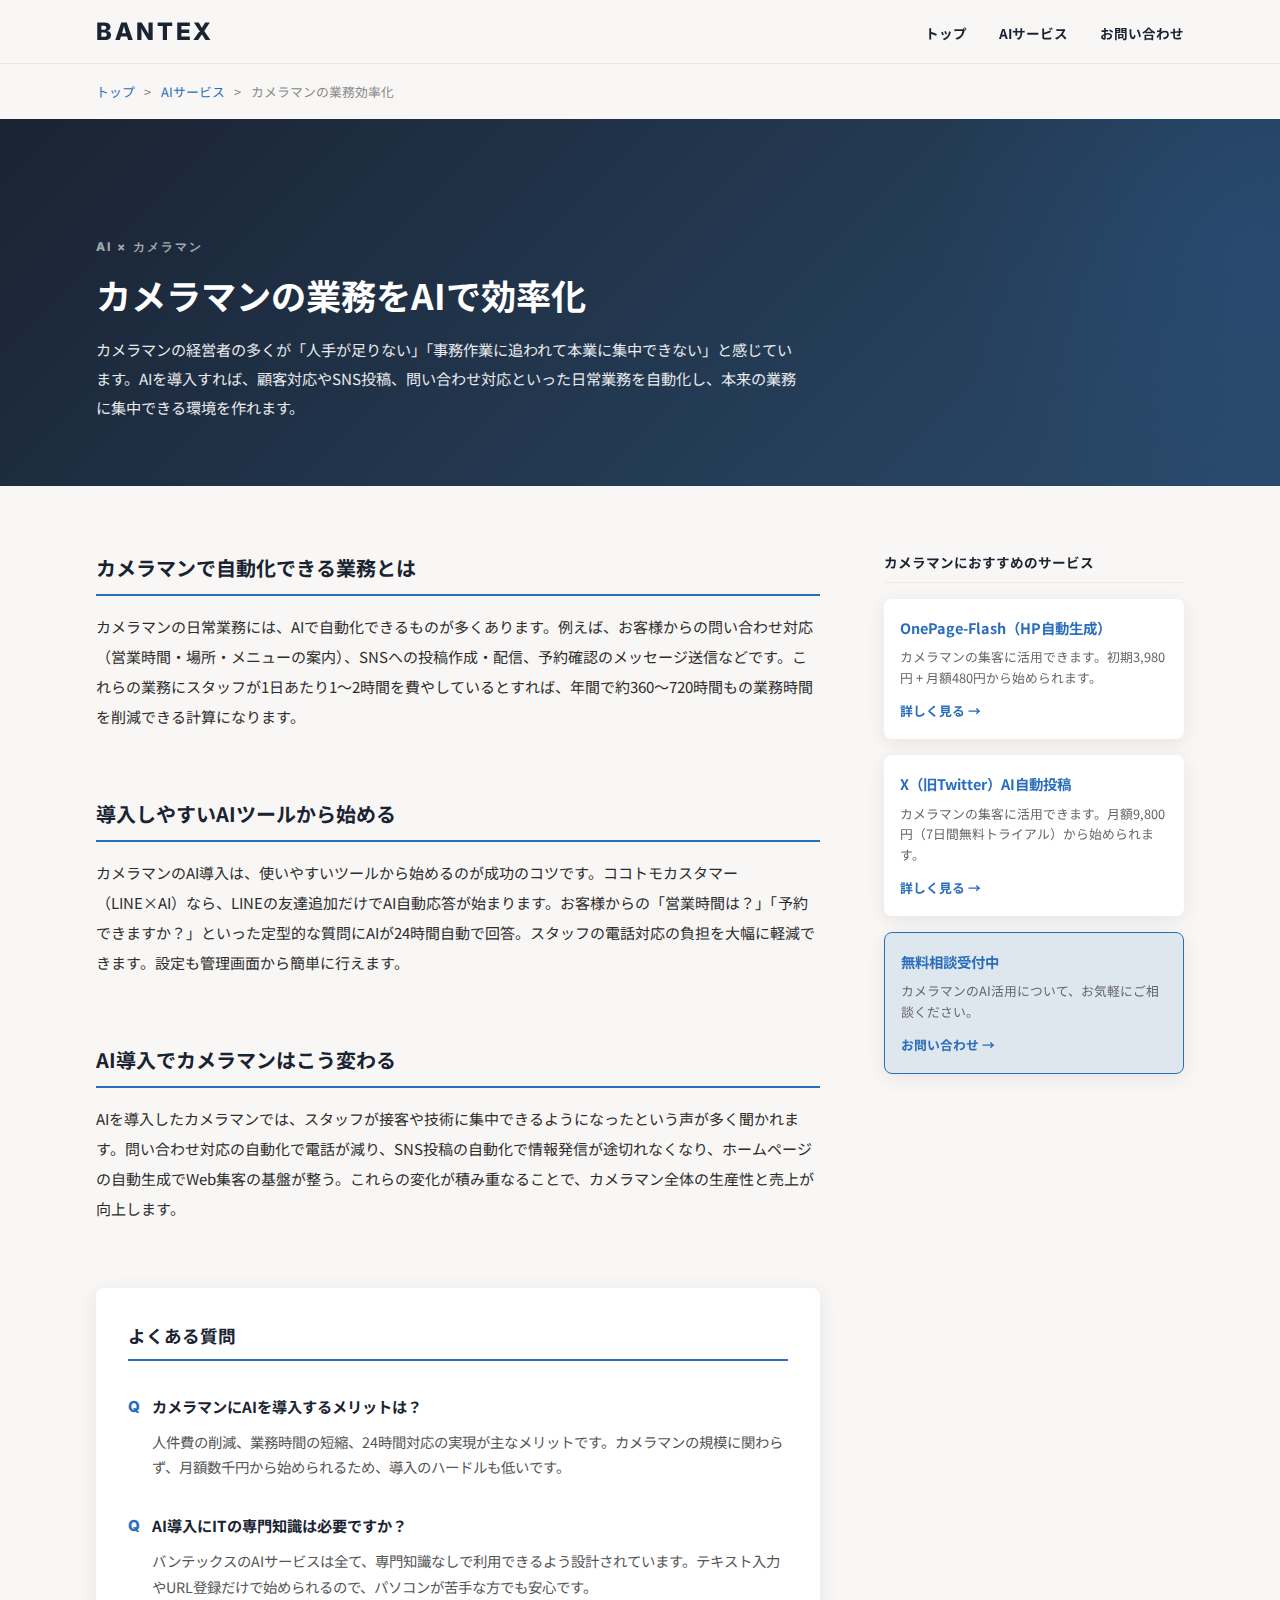
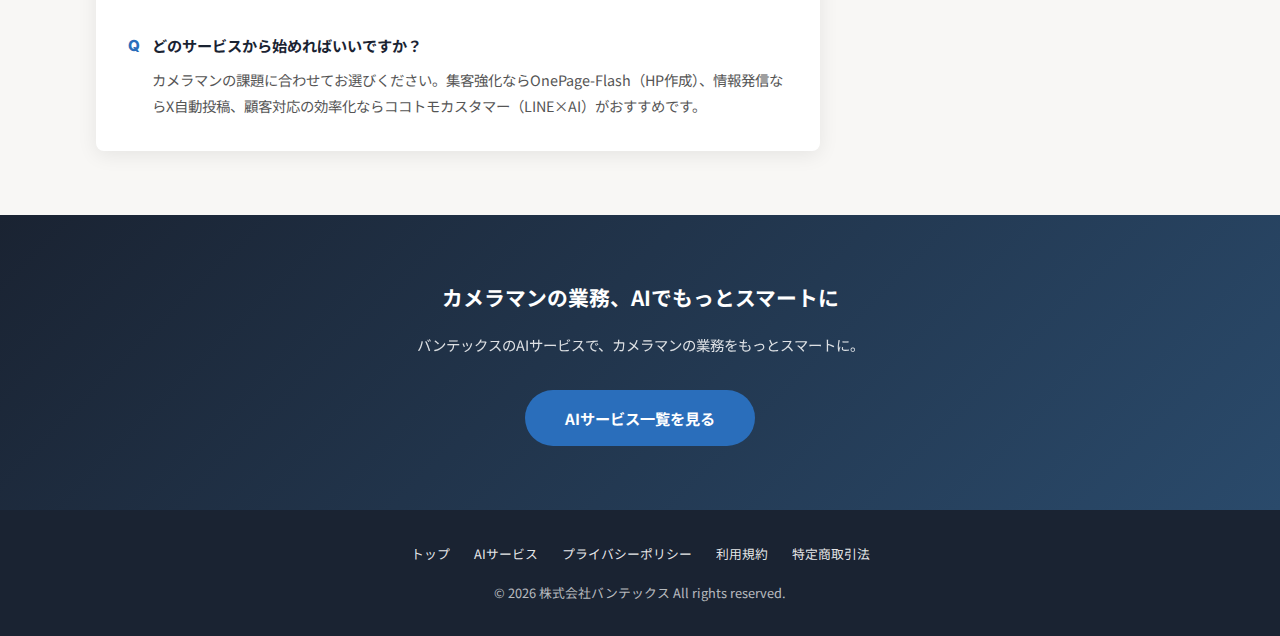
<file: seo/pages/ai-gyoumu-cameraman.html>
<!DOCTYPE html>
<html lang="ja">
<head>
  <meta charset="UTF-8">
  <meta name="viewport" content="width=device-width, initial-scale=1.0">
  <title>カメラマンの業務効率化｜AI導入で変わる仕事のやり方 | 株式会社バンテックス</title>
  <meta name="description" content="カメラマンの業務効率化にAIを導入。顧客対応の自動化、SNS運用の自動化、事務作業の削減まで。カメラマンの生産性を劇的に向上させるAIサービス。">
  <meta name="author" content="株式会社バンテックス">
  <meta name="robots" content="index, follow">
  <link rel="canonical" href="https://bantex.jp/seo/pages/ai-gyoumu-cameraman.html">

  <!-- Open Graph -->
  <meta property="og:type" content="article">
  <meta property="og:url" content="https://bantex.jp/seo/pages/ai-gyoumu-cameraman.html">
  <meta property="og:title" content="カメラマンの業務効率化｜AI導入で変わる仕事のやり方 | 株式会社バンテックス">
  <meta property="og:description" content="カメラマンの業務効率化にAIを導入。顧客対応の自動化、SNS運用の自動化、事務作業の削減まで。カメラマンの生産性を劇的に向上させるAIサービス。">
  <meta property="og:site_name" content="株式会社バンテックス">
  <meta property="og:locale" content="ja_JP">

  <!-- Twitter Card -->
  <meta name="twitter:card" content="summary">
  <meta name="twitter:title" content="カメラマンの業務効率化｜AI導入で変わる仕事のやり方">
  <meta name="twitter:description" content="カメラマンの業務効率化にAIを導入。顧客対応の自動化、SNS運用の自動化、事務作業の削減まで。カメラマンの生産性を劇的に向上させるAIサービス。">

  <!-- Google Fonts (same as bantex.jp) -->
  <link rel="preconnect" href="https://fonts.googleapis.com">
  <link rel="preconnect" href="https://fonts.gstatic.com" crossorigin>
  <link href="https://fonts.googleapis.com/css2?family=Inter:wght@800&family=Noto+Sans+JP:wght@400;700&display=swap" rel="stylesheet">

  <!-- Structured Data -->
  <script type="application/ld+json">
  {
  "@context": "https://schema.org",
  "@type": "Article",
  "headline": "カメラマンの業務をAIで効率化",
  "description": "カメラマンの業務効率化にAIを導入。顧客対応の自動化、SNS運用の自動化、事務作業の削減まで。カメラマンの生産性を劇的に向上させるAIサービス。",
  "author": {
    "@type": "Organization",
    "name": "株式会社バンテックス",
    "url": "https://bantex.jp/"
  },
  "publisher": {
    "@type": "Organization",
    "name": "株式会社バンテックス",
    "url": "https://bantex.jp/"
  },
  "datePublished": "2026-04-07",
  "dateModified": "2026-04-07",
  "mainEntityOfPage": "https://bantex.jp/seo/pages/ai-gyoumu-cameraman.html"
}
  </script>
  <script type="application/ld+json">
  {
  "@context": "https://schema.org",
  "@type": "FAQPage",
  "mainEntity": [
    {
      "@type": "Question",
      "name": "カメラマンにAIを導入するメリットは？",
      "acceptedAnswer": {
        "@type": "Answer",
        "text": "人件費の削減、業務時間の短縮、24時間対応の実現が主なメリットです。カメラマンの規模に関わらず、月額数千円から始められるため、導入のハードルも低いです。"
      }
    },
    {
      "@type": "Question",
      "name": "AI導入にITの専門知識は必要ですか？",
      "acceptedAnswer": {
        "@type": "Answer",
        "text": "バンテックスのAIサービスは全て、専門知識なしで利用できるよう設計されています。テキスト入力やURL登録だけで始められるので、パソコンが苦手な方でも安心です。"
      }
    },
    {
      "@type": "Question",
      "name": "どのサービスから始めればいいですか？",
      "acceptedAnswer": {
        "@type": "Answer",
        "text": "カメラマンの課題に合わせてお選びください。集客強化ならOnePage-Flash（HP作成）、情報発信ならX自動投稿、顧客対応の効率化ならココトモカスタマー（LINE×AI）がおすすめです。"
      }
    }
  ]
}
  </script>
  <script type="application/ld+json">
  {
  "@context": "https://schema.org",
  "@type": "BreadcrumbList",
  "itemListElement": [
    {
      "@type": "ListItem",
      "position": 1,
      "name": "トップページ",
      "item": "https://bantex.jp/"
    },
    {
      "@type": "ListItem",
      "position": 2,
      "name": "AIサービス一覧",
      "item": "https://bantex.jp/ai-services.html"
    },
    {
      "@type": "ListItem",
      "position": 3,
      "name": "カメラマンの業務効率化｜AI導入で変わる仕事のやり方",
      "item": "https://bantex.jp/seo/pages/ai-gyoumu-cameraman.html"
    }
  ]
}
  </script>

  <style>
    /* ── BANTEX Design System (subset) ── */
    :root {
      --color-primary:    #1A2332;
      --color-accent:     #2A6EBB;
      --color-bg:         #F8F7F5;
      --color-surface:    #EDECEA;
      --color-text:       #2C2C2C;
      --color-white:      #FFFFFF;
      --color-accent-dim: rgba(42, 110, 187, 0.12);
      --font-sans:  'Noto Sans JP', sans-serif;
      --font-brand: 'Inter', sans-serif;
      --header-h:  64px;
      --radius:    8px;
      --shadow-md: 0 4px 20px rgba(0, 0, 0, 0.08);
      --shadow-lg: 0 8px 40px rgba(0, 0, 0, 0.14);
      --transition-base: 0.28s cubic-bezier(0.4, 0, 0.2, 1);
      --sp-xs: 0.5rem;
      --sp-sm: 1rem;
      --sp-md: 2rem;
      --sp-lg: 4rem;
      --sp-xl: 7rem;
    }

    *, *::before, *::after { box-sizing: border-box; margin: 0; padding: 0; }
    html { scroll-behavior: smooth; font-size: 16px; }
    body {
      font-family: var(--font-sans);
      color: var(--color-text);
      background-color: var(--color-bg);
      line-height: 1.8;
      font-size: 15px;
      overflow-x: hidden;
    }
    a { color: inherit; text-decoration: none; }
    ul, ol { list-style: none; }
    img { max-width: 100%; display: block; }

    /* ── Header ── */
    .site-header {
      position: sticky;
      top: 0;
      z-index: 100;
      height: var(--header-h);
      background: rgba(248, 247, 245, 0.95);
      backdrop-filter: blur(10px);
      border-bottom: 1px solid rgba(0,0,0,0.06);
    }
    .container {
      width: 100%;
      max-width: 1120px;
      margin-inline: auto;
      padding-inline: var(--sp-sm);
    }
    .header-inner {
      display: flex;
      align-items: center;
      justify-content: space-between;
      height: var(--header-h);
    }
    .site-logo {
      font-family: var(--font-brand);
      font-weight: 800;
      font-size: 1.5rem;
      letter-spacing: 0.12em;
      color: var(--color-primary);
    }
    .primary-nav ul {
      display: flex;
      gap: 2rem;
    }
    .primary-nav a {
      font-size: 0.85rem;
      font-weight: 700;
      color: var(--color-primary);
      transition: color var(--transition-base);
    }
    .primary-nav a:hover { color: var(--color-accent); }

    /* ── Breadcrumb ── */
    .breadcrumb {
      padding: var(--sp-sm) 0;
      font-size: 0.8rem;
      color: #888;
    }
    .breadcrumb a { color: var(--color-accent); }
    .breadcrumb a:hover { text-decoration: underline; }
    .breadcrumb span { margin: 0 0.4rem; }

    /* ── Hero ── */
    .seo-hero {
      background: linear-gradient(135deg, var(--color-primary) 0%, #2A4A6B 100%);
      color: var(--color-white);
      padding: var(--sp-xl) 0 var(--sp-lg);
      position: relative;
      overflow: hidden;
    }
    .seo-hero::before {
      content: '';
      position: absolute;
      top: -50%;
      right: -20%;
      width: 600px;
      height: 600px;
      background: radial-gradient(circle, rgba(42,110,187,0.15) 0%, transparent 70%);
      border-radius: 50%;
    }
    .seo-hero-label {
      display: inline-block;
      font-family: var(--font-brand);
      font-size: 0.75rem;
      font-weight: 800;
      letter-spacing: 0.18em;
      text-transform: uppercase;
      color: rgba(255,255,255,0.6);
      margin-bottom: 0.75rem;
    }
    .seo-hero h1 {
      font-size: clamp(1.5rem, 4vw, 2.2rem);
      font-weight: 700;
      line-height: 1.4;
      margin-bottom: var(--sp-sm);
      position: relative;
    }
    .seo-hero-intro {
      font-size: 0.95rem;
      line-height: 1.9;
      opacity: 0.9;
      max-width: 700px;
    }

    /* ── Article Body ── */
    .seo-body {
      padding: var(--sp-lg) 0;
    }
    .seo-body-inner {
      display: grid;
      grid-template-columns: 1fr 300px;
      gap: var(--sp-lg);
      align-items: start;
    }
    @media (max-width: 768px) {
      .seo-body-inner {
        grid-template-columns: 1fr;
      }
    }

    /* ── Content Sections ── */
    .seo-section {
      margin-bottom: var(--sp-lg);
    }
    .seo-section h2 {
      font-size: 1.25rem;
      font-weight: 700;
      color: var(--color-primary);
      padding-bottom: 0.5rem;
      margin-bottom: var(--sp-sm);
      border-bottom: 2px solid var(--color-accent);
      position: relative;
    }
    .seo-section p {
      margin-bottom: var(--sp-sm);
      line-height: 2;
    }

    /* ── Sidebar ── */
    .seo-sidebar {
      position: sticky;
      top: calc(var(--header-h) + var(--sp-md));
    }

    /* ── Service Cards ── */
    .seo-services-heading {
      font-size: 0.85rem;
      font-weight: 700;
      color: var(--color-primary);
      margin-bottom: var(--sp-sm);
      padding-bottom: 0.5rem;
      border-bottom: 1px solid var(--color-surface);
    }
    .seo-service-card {
      background: var(--color-white);
      border-radius: var(--radius);
      padding: var(--sp-sm);
      margin-bottom: var(--sp-sm);
      box-shadow: var(--shadow-md);
      transition: transform var(--transition-base), box-shadow var(--transition-base);
    }
    .seo-service-card:hover {
      transform: translateY(-2px);
      box-shadow: var(--shadow-lg);
    }
    .seo-service-card h3 {
      font-size: 0.9rem;
      font-weight: 700;
      color: var(--color-primary);
      margin-bottom: 0.4rem;
    }
    .seo-service-card h3 a {
      color: var(--color-accent);
    }
    .seo-service-card p {
      font-size: 0.8rem;
      color: #666;
      line-height: 1.6;
      margin-bottom: 0.5rem;
    }
    .seo-service-link {
      font-size: 0.8rem;
      font-weight: 700;
      color: var(--color-accent);
      display: inline-block;
    }
    .seo-service-link:hover { text-decoration: underline; }

    /* ── FAQ ── */
    .seo-faq {
      background: var(--color-white);
      border-radius: var(--radius);
      padding: var(--sp-md);
      margin-top: var(--sp-lg);
      box-shadow: var(--shadow-md);
    }
    .seo-faq-heading {
      font-size: 1.1rem;
      font-weight: 700;
      color: var(--color-primary);
      margin-bottom: var(--sp-md);
      padding-bottom: 0.5rem;
      border-bottom: 2px solid var(--color-accent);
    }
    .seo-faq-item {
      margin-bottom: var(--sp-md);
    }
    .seo-faq-item:last-child { margin-bottom: 0; }
    .seo-faq-q {
      font-size: 0.95rem;
      font-weight: 700;
      color: var(--color-primary);
      margin-bottom: 0.5rem;
      padding-left: 1.5rem;
      position: relative;
    }
    .seo-faq-q::before {
      content: 'Q';
      position: absolute;
      left: 0;
      color: var(--color-accent);
      font-family: var(--font-brand);
      font-weight: 800;
    }
    .seo-faq-a {
      font-size: 0.9rem;
      line-height: 1.8;
      padding-left: 1.5rem;
      color: #555;
    }

    /* ── CTA ── */
    .seo-cta {
      background: linear-gradient(135deg, var(--color-primary) 0%, #2A4A6B 100%);
      color: var(--color-white);
      text-align: center;
      padding: var(--sp-lg) var(--sp-sm);
    }
    .seo-cta h2 {
      font-size: 1.3rem;
      margin-bottom: var(--sp-sm);
    }
    .seo-cta p {
      opacity: 0.85;
      margin-bottom: var(--sp-md);
      font-size: 0.9rem;
    }
    .seo-cta-btn {
      display: inline-block;
      background: var(--color-accent);
      color: var(--color-white);
      padding: 0.9rem 2.5rem;
      border-radius: 50px;
      font-weight: 700;
      font-size: 0.95rem;
      transition: background var(--transition-base), transform var(--transition-base);
    }
    .seo-cta-btn:hover {
      background: #1E5A9E;
      transform: translateY(-1px);
    }

    /* ── Related Pages ── */
    .seo-related {
      padding: var(--sp-lg) 0;
      background: var(--color-surface);
    }
    .seo-related h2 {
      font-size: 1.1rem;
      font-weight: 700;
      color: var(--color-primary);
      margin-bottom: var(--sp-md);
      text-align: center;
    }
    .seo-related-grid {
      display: grid;
      grid-template-columns: repeat(auto-fill, minmax(250px, 1fr));
      gap: var(--sp-sm);
    }
    .seo-related-card {
      background: var(--color-white);
      border-radius: var(--radius);
      padding: var(--sp-sm);
      box-shadow: var(--shadow-md);
      transition: transform var(--transition-base);
    }
    .seo-related-card:hover { transform: translateY(-2px); }
    .seo-related-card a {
      font-size: 0.85rem;
      font-weight: 700;
      color: var(--color-accent);
    }

    /* ── Footer ── */
    .site-footer {
      background: var(--color-primary);
      color: rgba(255,255,255,0.7);
      padding: var(--sp-md) 0;
      text-align: center;
      font-size: 0.8rem;
    }
    .site-footer a { color: rgba(255,255,255,0.9); }
    .footer-nav {
      display: flex;
      justify-content: center;
      gap: 1.5rem;
      margin-bottom: var(--sp-sm);
      flex-wrap: wrap;
    }
    .footer-nav a:hover { color: var(--color-white); }

    /* ── Mobile adjustments ── */
    @media (max-width: 768px) {
      .seo-hero { padding: var(--sp-lg) 0 var(--sp-md); }
      .seo-hero h1 { font-size: 1.4rem; }
      .primary-nav { display: none; }
      .seo-faq { padding: var(--sp-sm); }
    }
  </style>
</head>
<body>

  <!-- ── Header ── -->
  <header class="site-header">
    <div class="container">
      <div class="header-inner">
        <a href="https://bantex.jp/" class="site-logo">BANTEX</a>
        <nav class="primary-nav">
          <ul>
            <li><a href="https://bantex.jp/">トップ</a></li>
            <li><a href="https://bantex.jp/ai-services.html">AIサービス</a></li>
            <li><a href="https://bantex.jp/#contact">お問い合わせ</a></li>
          </ul>
        </nav>
      </div>
    </div>
  </header>

  <!-- ── Breadcrumb ── -->
  <div class="container">
    <nav class="breadcrumb" aria-label="パンくずリスト">
      <a href="https://bantex.jp/">トップ</a>
      <span>&gt;</span>
      <a href="https://bantex.jp/ai-services.html">AIサービス</a>
      <span>&gt;</span>
      カメラマンの業務効率化
    </nav>
  </div>

  <!-- ── Hero ── -->
  <section class="seo-hero">
    <div class="container">
      <p class="seo-hero-label">AI × カメラマン</p>
      <h1>カメラマンの業務をAIで効率化</h1>
      <p class="seo-hero-intro">カメラマンの経営者の多くが「人手が足りない」「事務作業に追われて本業に集中できない」と感じています。AIを導入すれば、顧客対応やSNS投稿、問い合わせ対応といった日常業務を自動化し、本来の業務に集中できる環境を作れます。</p>
    </div>
  </section>

  <!-- ── Body ── -->
  <div class="seo-body">
    <div class="container">
      <div class="seo-body-inner">

        <!-- Main Content -->
        <article>
          
        <section class="seo-section">
          <h2>カメラマンで自動化できる業務とは</h2>
          <p>カメラマンの日常業務には、AIで自動化できるものが多くあります。例えば、お客様からの問い合わせ対応（営業時間・場所・メニューの案内）、SNSへの投稿作成・配信、予約確認のメッセージ送信などです。これらの業務にスタッフが1日あたり1〜2時間を費やしているとすれば、年間で約360〜720時間もの業務時間を削減できる計算になります。</p>
        </section>
        <section class="seo-section">
          <h2>導入しやすいAIツールから始める</h2>
          <p>カメラマンのAI導入は、使いやすいツールから始めるのが成功のコツです。ココトモカスタマー（LINE×AI）なら、LINEの友達追加だけでAI自動応答が始まります。お客様からの「営業時間は？」「予約できますか？」といった定型的な質問にAIが24時間自動で回答。スタッフの電話対応の負担を大幅に軽減できます。設定も管理画面から簡単に行えます。</p>
        </section>
        <section class="seo-section">
          <h2>AI導入でカメラマンはこう変わる</h2>
          <p>AIを導入したカメラマンでは、スタッフが接客や技術に集中できるようになったという声が多く聞かれます。問い合わせ対応の自動化で電話が減り、SNS投稿の自動化で情報発信が途切れなくなり、ホームページの自動生成でWeb集客の基盤が整う。これらの変化が積み重なることで、カメラマン全体の生産性と売上が向上します。</p>
        </section>

          <!-- FAQ -->
          <div class="seo-faq">
            <h2 class="seo-faq-heading">よくある質問</h2>
            
          <div class="seo-faq-item">
            <h3 class="seo-faq-q">カメラマンにAIを導入するメリットは？</h3>
            <p class="seo-faq-a">人件費の削減、業務時間の短縮、24時間対応の実現が主なメリットです。カメラマンの規模に関わらず、月額数千円から始められるため、導入のハードルも低いです。</p>
          </div>
          <div class="seo-faq-item">
            <h3 class="seo-faq-q">AI導入にITの専門知識は必要ですか？</h3>
            <p class="seo-faq-a">バンテックスのAIサービスは全て、専門知識なしで利用できるよう設計されています。テキスト入力やURL登録だけで始められるので、パソコンが苦手な方でも安心です。</p>
          </div>
          <div class="seo-faq-item">
            <h3 class="seo-faq-q">どのサービスから始めればいいですか？</h3>
            <p class="seo-faq-a">カメラマンの課題に合わせてお選びください。集客強化ならOnePage-Flash（HP作成）、情報発信ならX自動投稿、顧客対応の効率化ならココトモカスタマー（LINE×AI）がおすすめです。</p>
          </div>
          </div>
        </article>

        <!-- Sidebar -->
        <aside class="seo-sidebar">
          <p class="seo-services-heading">カメラマンにおすすめのサービス</p>
          
          <div class="seo-service-card">
            <h3><a href="https://oneflash.bantex.jp/">OnePage-Flash（HP自動生成）</a></h3>
            <p>カメラマンの集客に活用できます。初期3,980円 + 月額480円から始められます。</p>
            <a href="https://oneflash.bantex.jp/" class="seo-service-link">詳しく見る &rarr;</a>
          </div>
          <div class="seo-service-card">
            <h3><a href="https://tweet.bantex.jp/">X（旧Twitter）AI自動投稿</a></h3>
            <p>カメラマンの集客に活用できます。月額9,800円（7日間無料トライアル）から始められます。</p>
            <a href="https://tweet.bantex.jp/" class="seo-service-link">詳しく見る &rarr;</a>
          </div>

          <div class="seo-service-card" style="background: var(--color-accent-dim); border: 1px solid var(--color-accent);">
            <h3 style="color: var(--color-accent);">無料相談受付中</h3>
            <p>カメラマンのAI活用について、お気軽にご相談ください。</p>
            <a href="https://bantex.jp/#contact" class="seo-service-link">お問い合わせ &rarr;</a>
          </div>
        </aside>

      </div>
    </div>
  </div>

  <!-- ── CTA ── -->
  <section class="seo-cta">
    <div class="container">
      <h2>カメラマンの業務、AIでもっとスマートに</h2>
      <p>バンテックスのAIサービスで、カメラマンの業務をもっとスマートに。</p>
      <a href="https://bantex.jp/ai-services.html" class="seo-cta-btn">AIサービス一覧を見る</a>
    </div>
  </section>

  <!-- ── Footer ── -->
  <footer class="site-footer">
    <div class="container">
      <nav class="footer-nav">
        <a href="https://bantex.jp/">トップ</a>
        <a href="https://bantex.jp/ai-services.html">AIサービス</a>
        <a href="https://bantex.jp/privacy.html">プライバシーポリシー</a>
        <a href="https://bantex.jp/terms.html">利用規約</a>
        <a href="https://bantex.jp/tokushoho.html">特定商取引法</a>
      </nav>
      <p>&copy; 2026 株式会社バンテックス All rights reserved.</p>
    </div>
  </footer>

</body>
</html>
</file>
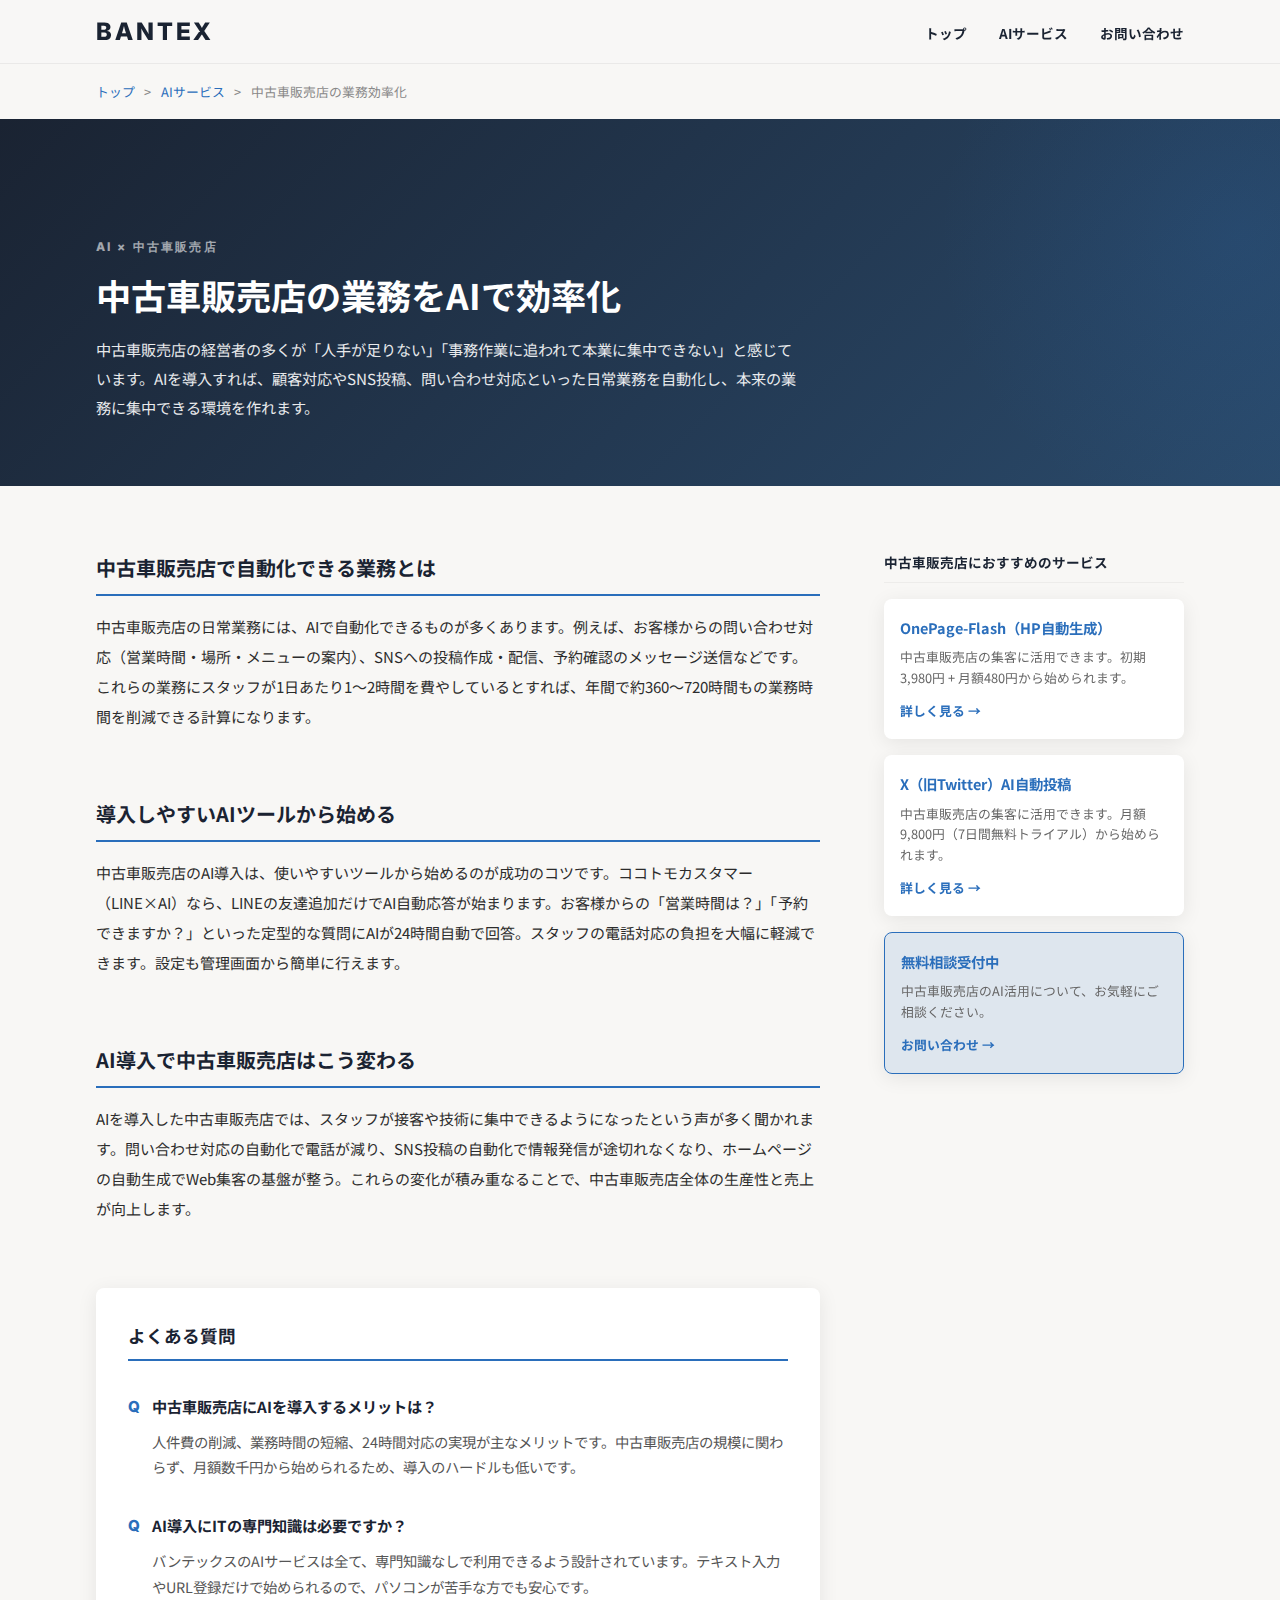
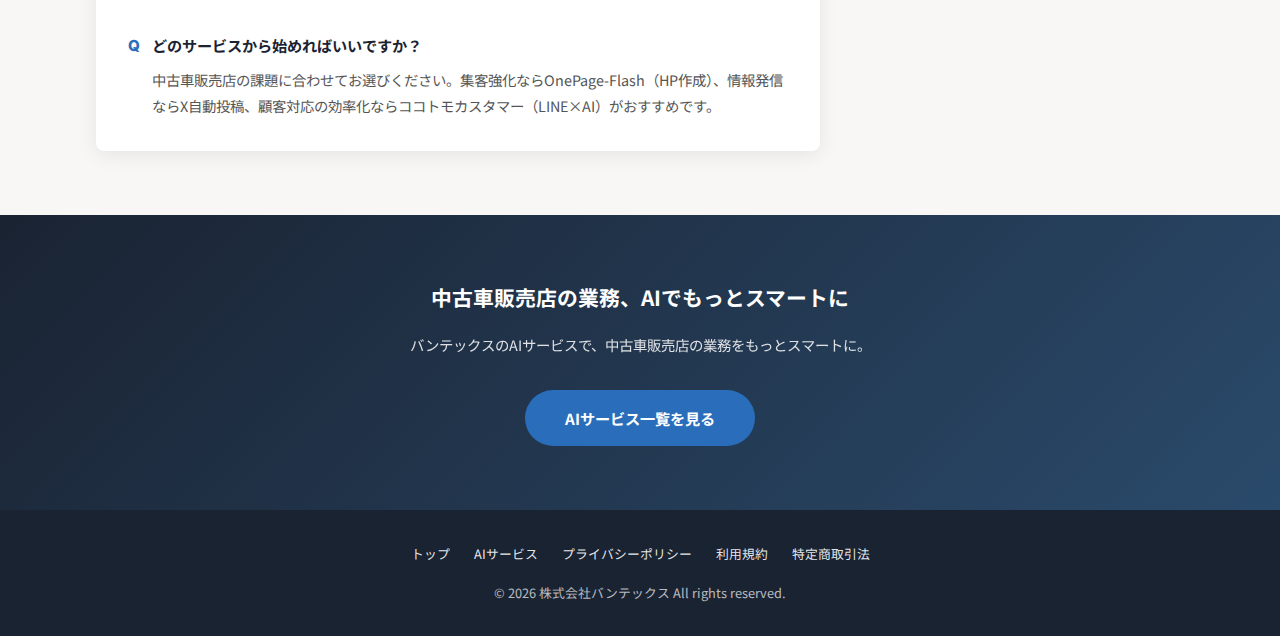
<file: seo/pages/ai-gyoumu-chuukosha.html>
<!DOCTYPE html>
<html lang="ja">
<head>
  <meta charset="UTF-8">
  <meta name="viewport" content="width=device-width, initial-scale=1.0">
  <title>中古車販売店の業務効率化｜AI導入で変わる仕事のやり方 | 株式会社バンテックス</title>
  <meta name="description" content="中古車販売店の業務効率化にAIを導入。顧客対応の自動化、SNS運用の自動化、事務作業の削減まで。中古車販売店の生産性を劇的に向上させるAIサービス。">
  <meta name="author" content="株式会社バンテックス">
  <meta name="robots" content="index, follow">
  <link rel="canonical" href="https://bantex.jp/seo/pages/ai-gyoumu-chuukosha.html">

  <!-- Open Graph -->
  <meta property="og:type" content="article">
  <meta property="og:url" content="https://bantex.jp/seo/pages/ai-gyoumu-chuukosha.html">
  <meta property="og:title" content="中古車販売店の業務効率化｜AI導入で変わる仕事のやり方 | 株式会社バンテックス">
  <meta property="og:description" content="中古車販売店の業務効率化にAIを導入。顧客対応の自動化、SNS運用の自動化、事務作業の削減まで。中古車販売店の生産性を劇的に向上させるAIサービス。">
  <meta property="og:site_name" content="株式会社バンテックス">
  <meta property="og:locale" content="ja_JP">

  <!-- Twitter Card -->
  <meta name="twitter:card" content="summary">
  <meta name="twitter:title" content="中古車販売店の業務効率化｜AI導入で変わる仕事のやり方">
  <meta name="twitter:description" content="中古車販売店の業務効率化にAIを導入。顧客対応の自動化、SNS運用の自動化、事務作業の削減まで。中古車販売店の生産性を劇的に向上させるAIサービス。">

  <!-- Google Fonts (same as bantex.jp) -->
  <link rel="preconnect" href="https://fonts.googleapis.com">
  <link rel="preconnect" href="https://fonts.gstatic.com" crossorigin>
  <link href="https://fonts.googleapis.com/css2?family=Inter:wght@800&family=Noto+Sans+JP:wght@400;700&display=swap" rel="stylesheet">

  <!-- Structured Data -->
  <script type="application/ld+json">
  {
  "@context": "https://schema.org",
  "@type": "Article",
  "headline": "中古車販売店の業務をAIで効率化",
  "description": "中古車販売店の業務効率化にAIを導入。顧客対応の自動化、SNS運用の自動化、事務作業の削減まで。中古車販売店の生産性を劇的に向上させるAIサービス。",
  "author": {
    "@type": "Organization",
    "name": "株式会社バンテックス",
    "url": "https://bantex.jp/"
  },
  "publisher": {
    "@type": "Organization",
    "name": "株式会社バンテックス",
    "url": "https://bantex.jp/"
  },
  "datePublished": "2026-04-07",
  "dateModified": "2026-04-07",
  "mainEntityOfPage": "https://bantex.jp/seo/pages/ai-gyoumu-chuukosha.html"
}
  </script>
  <script type="application/ld+json">
  {
  "@context": "https://schema.org",
  "@type": "FAQPage",
  "mainEntity": [
    {
      "@type": "Question",
      "name": "中古車販売店にAIを導入するメリットは？",
      "acceptedAnswer": {
        "@type": "Answer",
        "text": "人件費の削減、業務時間の短縮、24時間対応の実現が主なメリットです。中古車販売店の規模に関わらず、月額数千円から始められるため、導入のハードルも低いです。"
      }
    },
    {
      "@type": "Question",
      "name": "AI導入にITの専門知識は必要ですか？",
      "acceptedAnswer": {
        "@type": "Answer",
        "text": "バンテックスのAIサービスは全て、専門知識なしで利用できるよう設計されています。テキスト入力やURL登録だけで始められるので、パソコンが苦手な方でも安心です。"
      }
    },
    {
      "@type": "Question",
      "name": "どのサービスから始めればいいですか？",
      "acceptedAnswer": {
        "@type": "Answer",
        "text": "中古車販売店の課題に合わせてお選びください。集客強化ならOnePage-Flash（HP作成）、情報発信ならX自動投稿、顧客対応の効率化ならココトモカスタマー（LINE×AI）がおすすめです。"
      }
    }
  ]
}
  </script>
  <script type="application/ld+json">
  {
  "@context": "https://schema.org",
  "@type": "BreadcrumbList",
  "itemListElement": [
    {
      "@type": "ListItem",
      "position": 1,
      "name": "トップページ",
      "item": "https://bantex.jp/"
    },
    {
      "@type": "ListItem",
      "position": 2,
      "name": "AIサービス一覧",
      "item": "https://bantex.jp/ai-services.html"
    },
    {
      "@type": "ListItem",
      "position": 3,
      "name": "中古車販売店の業務効率化｜AI導入で変わる仕事のやり方",
      "item": "https://bantex.jp/seo/pages/ai-gyoumu-chuukosha.html"
    }
  ]
}
  </script>

  <style>
    /* ── BANTEX Design System (subset) ── */
    :root {
      --color-primary:    #1A2332;
      --color-accent:     #2A6EBB;
      --color-bg:         #F8F7F5;
      --color-surface:    #EDECEA;
      --color-text:       #2C2C2C;
      --color-white:      #FFFFFF;
      --color-accent-dim: rgba(42, 110, 187, 0.12);
      --font-sans:  'Noto Sans JP', sans-serif;
      --font-brand: 'Inter', sans-serif;
      --header-h:  64px;
      --radius:    8px;
      --shadow-md: 0 4px 20px rgba(0, 0, 0, 0.08);
      --shadow-lg: 0 8px 40px rgba(0, 0, 0, 0.14);
      --transition-base: 0.28s cubic-bezier(0.4, 0, 0.2, 1);
      --sp-xs: 0.5rem;
      --sp-sm: 1rem;
      --sp-md: 2rem;
      --sp-lg: 4rem;
      --sp-xl: 7rem;
    }

    *, *::before, *::after { box-sizing: border-box; margin: 0; padding: 0; }
    html { scroll-behavior: smooth; font-size: 16px; }
    body {
      font-family: var(--font-sans);
      color: var(--color-text);
      background-color: var(--color-bg);
      line-height: 1.8;
      font-size: 15px;
      overflow-x: hidden;
    }
    a { color: inherit; text-decoration: none; }
    ul, ol { list-style: none; }
    img { max-width: 100%; display: block; }

    /* ── Header ── */
    .site-header {
      position: sticky;
      top: 0;
      z-index: 100;
      height: var(--header-h);
      background: rgba(248, 247, 245, 0.95);
      backdrop-filter: blur(10px);
      border-bottom: 1px solid rgba(0,0,0,0.06);
    }
    .container {
      width: 100%;
      max-width: 1120px;
      margin-inline: auto;
      padding-inline: var(--sp-sm);
    }
    .header-inner {
      display: flex;
      align-items: center;
      justify-content: space-between;
      height: var(--header-h);
    }
    .site-logo {
      font-family: var(--font-brand);
      font-weight: 800;
      font-size: 1.5rem;
      letter-spacing: 0.12em;
      color: var(--color-primary);
    }
    .primary-nav ul {
      display: flex;
      gap: 2rem;
    }
    .primary-nav a {
      font-size: 0.85rem;
      font-weight: 700;
      color: var(--color-primary);
      transition: color var(--transition-base);
    }
    .primary-nav a:hover { color: var(--color-accent); }

    /* ── Breadcrumb ── */
    .breadcrumb {
      padding: var(--sp-sm) 0;
      font-size: 0.8rem;
      color: #888;
    }
    .breadcrumb a { color: var(--color-accent); }
    .breadcrumb a:hover { text-decoration: underline; }
    .breadcrumb span { margin: 0 0.4rem; }

    /* ── Hero ── */
    .seo-hero {
      background: linear-gradient(135deg, var(--color-primary) 0%, #2A4A6B 100%);
      color: var(--color-white);
      padding: var(--sp-xl) 0 var(--sp-lg);
      position: relative;
      overflow: hidden;
    }
    .seo-hero::before {
      content: '';
      position: absolute;
      top: -50%;
      right: -20%;
      width: 600px;
      height: 600px;
      background: radial-gradient(circle, rgba(42,110,187,0.15) 0%, transparent 70%);
      border-radius: 50%;
    }
    .seo-hero-label {
      display: inline-block;
      font-family: var(--font-brand);
      font-size: 0.75rem;
      font-weight: 800;
      letter-spacing: 0.18em;
      text-transform: uppercase;
      color: rgba(255,255,255,0.6);
      margin-bottom: 0.75rem;
    }
    .seo-hero h1 {
      font-size: clamp(1.5rem, 4vw, 2.2rem);
      font-weight: 700;
      line-height: 1.4;
      margin-bottom: var(--sp-sm);
      position: relative;
    }
    .seo-hero-intro {
      font-size: 0.95rem;
      line-height: 1.9;
      opacity: 0.9;
      max-width: 700px;
    }

    /* ── Article Body ── */
    .seo-body {
      padding: var(--sp-lg) 0;
    }
    .seo-body-inner {
      display: grid;
      grid-template-columns: 1fr 300px;
      gap: var(--sp-lg);
      align-items: start;
    }
    @media (max-width: 768px) {
      .seo-body-inner {
        grid-template-columns: 1fr;
      }
    }

    /* ── Content Sections ── */
    .seo-section {
      margin-bottom: var(--sp-lg);
    }
    .seo-section h2 {
      font-size: 1.25rem;
      font-weight: 700;
      color: var(--color-primary);
      padding-bottom: 0.5rem;
      margin-bottom: var(--sp-sm);
      border-bottom: 2px solid var(--color-accent);
      position: relative;
    }
    .seo-section p {
      margin-bottom: var(--sp-sm);
      line-height: 2;
    }

    /* ── Sidebar ── */
    .seo-sidebar {
      position: sticky;
      top: calc(var(--header-h) + var(--sp-md));
    }

    /* ── Service Cards ── */
    .seo-services-heading {
      font-size: 0.85rem;
      font-weight: 700;
      color: var(--color-primary);
      margin-bottom: var(--sp-sm);
      padding-bottom: 0.5rem;
      border-bottom: 1px solid var(--color-surface);
    }
    .seo-service-card {
      background: var(--color-white);
      border-radius: var(--radius);
      padding: var(--sp-sm);
      margin-bottom: var(--sp-sm);
      box-shadow: var(--shadow-md);
      transition: transform var(--transition-base), box-shadow var(--transition-base);
    }
    .seo-service-card:hover {
      transform: translateY(-2px);
      box-shadow: var(--shadow-lg);
    }
    .seo-service-card h3 {
      font-size: 0.9rem;
      font-weight: 700;
      color: var(--color-primary);
      margin-bottom: 0.4rem;
    }
    .seo-service-card h3 a {
      color: var(--color-accent);
    }
    .seo-service-card p {
      font-size: 0.8rem;
      color: #666;
      line-height: 1.6;
      margin-bottom: 0.5rem;
    }
    .seo-service-link {
      font-size: 0.8rem;
      font-weight: 700;
      color: var(--color-accent);
      display: inline-block;
    }
    .seo-service-link:hover { text-decoration: underline; }

    /* ── FAQ ── */
    .seo-faq {
      background: var(--color-white);
      border-radius: var(--radius);
      padding: var(--sp-md);
      margin-top: var(--sp-lg);
      box-shadow: var(--shadow-md);
    }
    .seo-faq-heading {
      font-size: 1.1rem;
      font-weight: 700;
      color: var(--color-primary);
      margin-bottom: var(--sp-md);
      padding-bottom: 0.5rem;
      border-bottom: 2px solid var(--color-accent);
    }
    .seo-faq-item {
      margin-bottom: var(--sp-md);
    }
    .seo-faq-item:last-child { margin-bottom: 0; }
    .seo-faq-q {
      font-size: 0.95rem;
      font-weight: 700;
      color: var(--color-primary);
      margin-bottom: 0.5rem;
      padding-left: 1.5rem;
      position: relative;
    }
    .seo-faq-q::before {
      content: 'Q';
      position: absolute;
      left: 0;
      color: var(--color-accent);
      font-family: var(--font-brand);
      font-weight: 800;
    }
    .seo-faq-a {
      font-size: 0.9rem;
      line-height: 1.8;
      padding-left: 1.5rem;
      color: #555;
    }

    /* ── CTA ── */
    .seo-cta {
      background: linear-gradient(135deg, var(--color-primary) 0%, #2A4A6B 100%);
      color: var(--color-white);
      text-align: center;
      padding: var(--sp-lg) var(--sp-sm);
    }
    .seo-cta h2 {
      font-size: 1.3rem;
      margin-bottom: var(--sp-sm);
    }
    .seo-cta p {
      opacity: 0.85;
      margin-bottom: var(--sp-md);
      font-size: 0.9rem;
    }
    .seo-cta-btn {
      display: inline-block;
      background: var(--color-accent);
      color: var(--color-white);
      padding: 0.9rem 2.5rem;
      border-radius: 50px;
      font-weight: 700;
      font-size: 0.95rem;
      transition: background var(--transition-base), transform var(--transition-base);
    }
    .seo-cta-btn:hover {
      background: #1E5A9E;
      transform: translateY(-1px);
    }

    /* ── Related Pages ── */
    .seo-related {
      padding: var(--sp-lg) 0;
      background: var(--color-surface);
    }
    .seo-related h2 {
      font-size: 1.1rem;
      font-weight: 700;
      color: var(--color-primary);
      margin-bottom: var(--sp-md);
      text-align: center;
    }
    .seo-related-grid {
      display: grid;
      grid-template-columns: repeat(auto-fill, minmax(250px, 1fr));
      gap: var(--sp-sm);
    }
    .seo-related-card {
      background: var(--color-white);
      border-radius: var(--radius);
      padding: var(--sp-sm);
      box-shadow: var(--shadow-md);
      transition: transform var(--transition-base);
    }
    .seo-related-card:hover { transform: translateY(-2px); }
    .seo-related-card a {
      font-size: 0.85rem;
      font-weight: 700;
      color: var(--color-accent);
    }

    /* ── Footer ── */
    .site-footer {
      background: var(--color-primary);
      color: rgba(255,255,255,0.7);
      padding: var(--sp-md) 0;
      text-align: center;
      font-size: 0.8rem;
    }
    .site-footer a { color: rgba(255,255,255,0.9); }
    .footer-nav {
      display: flex;
      justify-content: center;
      gap: 1.5rem;
      margin-bottom: var(--sp-sm);
      flex-wrap: wrap;
    }
    .footer-nav a:hover { color: var(--color-white); }

    /* ── Mobile adjustments ── */
    @media (max-width: 768px) {
      .seo-hero { padding: var(--sp-lg) 0 var(--sp-md); }
      .seo-hero h1 { font-size: 1.4rem; }
      .primary-nav { display: none; }
      .seo-faq { padding: var(--sp-sm); }
    }
  </style>
</head>
<body>

  <!-- ── Header ── -->
  <header class="site-header">
    <div class="container">
      <div class="header-inner">
        <a href="https://bantex.jp/" class="site-logo">BANTEX</a>
        <nav class="primary-nav">
          <ul>
            <li><a href="https://bantex.jp/">トップ</a></li>
            <li><a href="https://bantex.jp/ai-services.html">AIサービス</a></li>
            <li><a href="https://bantex.jp/#contact">お問い合わせ</a></li>
          </ul>
        </nav>
      </div>
    </div>
  </header>

  <!-- ── Breadcrumb ── -->
  <div class="container">
    <nav class="breadcrumb" aria-label="パンくずリスト">
      <a href="https://bantex.jp/">トップ</a>
      <span>&gt;</span>
      <a href="https://bantex.jp/ai-services.html">AIサービス</a>
      <span>&gt;</span>
      中古車販売店の業務効率化
    </nav>
  </div>

  <!-- ── Hero ── -->
  <section class="seo-hero">
    <div class="container">
      <p class="seo-hero-label">AI × 中古車販売店</p>
      <h1>中古車販売店の業務をAIで効率化</h1>
      <p class="seo-hero-intro">中古車販売店の経営者の多くが「人手が足りない」「事務作業に追われて本業に集中できない」と感じています。AIを導入すれば、顧客対応やSNS投稿、問い合わせ対応といった日常業務を自動化し、本来の業務に集中できる環境を作れます。</p>
    </div>
  </section>

  <!-- ── Body ── -->
  <div class="seo-body">
    <div class="container">
      <div class="seo-body-inner">

        <!-- Main Content -->
        <article>
          
        <section class="seo-section">
          <h2>中古車販売店で自動化できる業務とは</h2>
          <p>中古車販売店の日常業務には、AIで自動化できるものが多くあります。例えば、お客様からの問い合わせ対応（営業時間・場所・メニューの案内）、SNSへの投稿作成・配信、予約確認のメッセージ送信などです。これらの業務にスタッフが1日あたり1〜2時間を費やしているとすれば、年間で約360〜720時間もの業務時間を削減できる計算になります。</p>
        </section>
        <section class="seo-section">
          <h2>導入しやすいAIツールから始める</h2>
          <p>中古車販売店のAI導入は、使いやすいツールから始めるのが成功のコツです。ココトモカスタマー（LINE×AI）なら、LINEの友達追加だけでAI自動応答が始まります。お客様からの「営業時間は？」「予約できますか？」といった定型的な質問にAIが24時間自動で回答。スタッフの電話対応の負担を大幅に軽減できます。設定も管理画面から簡単に行えます。</p>
        </section>
        <section class="seo-section">
          <h2>AI導入で中古車販売店はこう変わる</h2>
          <p>AIを導入した中古車販売店では、スタッフが接客や技術に集中できるようになったという声が多く聞かれます。問い合わせ対応の自動化で電話が減り、SNS投稿の自動化で情報発信が途切れなくなり、ホームページの自動生成でWeb集客の基盤が整う。これらの変化が積み重なることで、中古車販売店全体の生産性と売上が向上します。</p>
        </section>

          <!-- FAQ -->
          <div class="seo-faq">
            <h2 class="seo-faq-heading">よくある質問</h2>
            
          <div class="seo-faq-item">
            <h3 class="seo-faq-q">中古車販売店にAIを導入するメリットは？</h3>
            <p class="seo-faq-a">人件費の削減、業務時間の短縮、24時間対応の実現が主なメリットです。中古車販売店の規模に関わらず、月額数千円から始められるため、導入のハードルも低いです。</p>
          </div>
          <div class="seo-faq-item">
            <h3 class="seo-faq-q">AI導入にITの専門知識は必要ですか？</h3>
            <p class="seo-faq-a">バンテックスのAIサービスは全て、専門知識なしで利用できるよう設計されています。テキスト入力やURL登録だけで始められるので、パソコンが苦手な方でも安心です。</p>
          </div>
          <div class="seo-faq-item">
            <h3 class="seo-faq-q">どのサービスから始めればいいですか？</h3>
            <p class="seo-faq-a">中古車販売店の課題に合わせてお選びください。集客強化ならOnePage-Flash（HP作成）、情報発信ならX自動投稿、顧客対応の効率化ならココトモカスタマー（LINE×AI）がおすすめです。</p>
          </div>
          </div>
        </article>

        <!-- Sidebar -->
        <aside class="seo-sidebar">
          <p class="seo-services-heading">中古車販売店におすすめのサービス</p>
          
          <div class="seo-service-card">
            <h3><a href="https://oneflash.bantex.jp/">OnePage-Flash（HP自動生成）</a></h3>
            <p>中古車販売店の集客に活用できます。初期3,980円 + 月額480円から始められます。</p>
            <a href="https://oneflash.bantex.jp/" class="seo-service-link">詳しく見る &rarr;</a>
          </div>
          <div class="seo-service-card">
            <h3><a href="https://tweet.bantex.jp/">X（旧Twitter）AI自動投稿</a></h3>
            <p>中古車販売店の集客に活用できます。月額9,800円（7日間無料トライアル）から始められます。</p>
            <a href="https://tweet.bantex.jp/" class="seo-service-link">詳しく見る &rarr;</a>
          </div>

          <div class="seo-service-card" style="background: var(--color-accent-dim); border: 1px solid var(--color-accent);">
            <h3 style="color: var(--color-accent);">無料相談受付中</h3>
            <p>中古車販売店のAI活用について、お気軽にご相談ください。</p>
            <a href="https://bantex.jp/#contact" class="seo-service-link">お問い合わせ &rarr;</a>
          </div>
        </aside>

      </div>
    </div>
  </div>

  <!-- ── CTA ── -->
  <section class="seo-cta">
    <div class="container">
      <h2>中古車販売店の業務、AIでもっとスマートに</h2>
      <p>バンテックスのAIサービスで、中古車販売店の業務をもっとスマートに。</p>
      <a href="https://bantex.jp/ai-services.html" class="seo-cta-btn">AIサービス一覧を見る</a>
    </div>
  </section>

  <!-- ── Footer ── -->
  <footer class="site-footer">
    <div class="container">
      <nav class="footer-nav">
        <a href="https://bantex.jp/">トップ</a>
        <a href="https://bantex.jp/ai-services.html">AIサービス</a>
        <a href="https://bantex.jp/privacy.html">プライバシーポリシー</a>
        <a href="https://bantex.jp/terms.html">利用規約</a>
        <a href="https://bantex.jp/tokushoho.html">特定商取引法</a>
      </nav>
      <p>&copy; 2026 株式会社バンテックス All rights reserved.</p>
    </div>
  </footer>

</body>
</html>
</file>
<file: style.css>
/* ============================================================
   BANTEX Inc. — Corporate Website Stylesheet
   Author: BANTEX Design System
   Version: 1.0.0
   ============================================================ */

/* ── Custom Properties ─────────────────────────────────────── */
:root {
  --color-primary:    #1A2332;
  --color-accent:     #2A6EBB;
  --color-bg:         #F8F7F5;
  --color-surface:    #EDECEA;
  --color-text:       #2C2C2C;
  --color-white:      #FFFFFF;
  --color-accent-dim: rgba(42, 110, 187, 0.12);

  --font-sans:  'Noto Sans JP', sans-serif;
  --font-brand: 'Inter', sans-serif;

  --header-h:  64px;
  --radius:    8px;
  --shadow-md: 0 4px 20px rgba(0, 0, 0, 0.08);
  --shadow-lg: 0 8px 40px rgba(0, 0, 0, 0.14);

  --transition-base: 0.28s cubic-bezier(0.4, 0, 0.2, 1);

  /* spacing scale */
  --sp-xs: 0.5rem;
  --sp-sm: 1rem;
  --sp-md: 2rem;
  --sp-lg: 4rem;
  --sp-xl: 7rem;
}

/* ── Reset & Base ───────────────────────────────────────────── */
*,
*::before,
*::after {
  box-sizing: border-box;
  margin: 0;
  padding: 0;
}

html {
  scroll-behavior: smooth;
  font-size: 16px;
  -webkit-text-size-adjust: 100%;
}

body {
  font-family: var(--font-sans);
  font-weight: 400;
  color: var(--color-text);
  background-color: var(--color-bg);
  line-height: 1.8;
  font-size: 15px;
  overflow-x: hidden;
}

img,
svg {
  display: block;
  max-width: 100%;
}

a {
  color: inherit;
  text-decoration: none;
}

ul,
ol {
  list-style: none;
}

button {
  cursor: pointer;
  font-family: inherit;
  border: none;
  background: none;
}

/* ── Accessibility ──────────────────────────────────────────── */

/* Skip navigation */
.skip-nav {
  position: absolute;
  top: -999px;
  left: 0;
  padding: 0.75rem 1.5rem;
  background: var(--color-accent);
  color: var(--color-white);
  font-weight: 700;
  border-radius: 0 0 var(--radius) 0;
  z-index: 9999;
  transition: top 0.2s;
}

.skip-nav:focus {
  top: 0;
}

/* Focus ring */
:focus-visible {
  outline: 2px solid var(--color-accent);
  outline-offset: 3px;
}

/* ── Reduced motion ─────────────────────────────────────────── */
@media (prefers-reduced-motion: reduce) {
  *,
  *::before,
  *::after {
    animation-duration: 0.01ms !important;
    animation-iteration-count: 1 !important;
    transition-duration: 0.01ms !important;
    scroll-behavior: auto !important;
  }
}

/* ── Container ──────────────────────────────────────────────── */
.container {
  width: 100%;
  max-width: 1120px;
  margin-inline: auto;
  padding-inline: var(--sp-sm);
}

/* ── Typography helpers ─────────────────────────────────────── */
.section-label {
  display: inline-block;
  font-family: var(--font-brand);
  font-size: 0.75rem;
  font-weight: 800;
  letter-spacing: 0.18em;
  text-transform: uppercase;
  color: var(--color-accent);
  margin-bottom: 0.75rem;
}

.section-heading {
  font-family: var(--font-sans);
  font-weight: 700;
  font-size: 22px;
  color: var(--color-primary);
  line-height: 1.4;
  position: relative;
  display: inline-block;
  padding-bottom: 0.75rem;
  margin-bottom: var(--sp-md);
}

.section-heading::after {
  content: '';
  position: absolute;
  bottom: 0;
  left: 0;
  width: 48px;
  height: 3px;
  background: var(--color-accent);
  border-radius: 2px;
  transition: width var(--transition-base);
}

/* widen accent on section hover */
.section-heading-wrap:hover .section-heading::after {
  width: 72px;
}

/* ============================================================
   HEADER
   ============================================================ */
.site-header {
  position: fixed;
  top: 0;
  left: 0;
  width: 100%;
  height: var(--header-h);
  z-index: 1000;
  background: transparent;
  transition: background var(--transition-base),
              box-shadow var(--transition-base);
}

.site-header.scrolled {
  background: var(--color-primary);
  box-shadow: 0 2px 20px rgba(0, 0, 0, 0.25);
}

.header-inner {
  display: flex;
  align-items: center;
  justify-content: space-between;
  height: var(--header-h);
}

/* ── Logo ── */
.site-logo {
  font-family: var(--font-brand);
  font-weight: 800;
  font-size: 1.5rem;
  letter-spacing: 0.15em;
  color: var(--color-white);
  text-decoration: none;
  line-height: 1;
  transition: opacity var(--transition-base);
}

.site-logo:hover {
  opacity: 0.8;
}

/* ── Desktop Nav ── */
.primary-nav {
  display: none;
}

.primary-nav ul {
  display: flex;
  gap: 2rem;
  align-items: center;
}

.primary-nav a {
  font-size: 0.875rem;
  font-weight: 700;
  color: rgba(255, 255, 255, 0.88);
  letter-spacing: 0.04em;
  padding: 0.25rem 0;
  position: relative;
  transition: color var(--transition-base);
}

.primary-nav a::after {
  content: '';
  position: absolute;
  bottom: -2px;
  left: 0;
  width: 0;
  height: 2px;
  background: var(--color-accent);
  transition: width var(--transition-base);
}

.primary-nav a:hover {
  color: var(--color-white);
}

.primary-nav a:hover::after {
  width: 100%;
}

/* ── Hamburger (mobile, CSS-only checkbox trick) ── */
.nav-toggle-label {
  display: flex;
  flex-direction: column;
  justify-content: center;
  gap: 5px;
  width: 36px;
  height: 36px;
  cursor: pointer;
  z-index: 1100;
  position: relative;
}

.nav-toggle-label span {
  display: block;
  width: 100%;
  height: 2px;
  background: var(--color-white);
  border-radius: 2px;
  transition: transform var(--transition-base),
              opacity var(--transition-base);
  transform-origin: center;
}

#nav-toggle {
  display: none;
}

/* Animate hamburger → X */
#nav-toggle:checked ~ .site-header .nav-toggle-label span:nth-child(1) {
  transform: translateY(7px) rotate(45deg);
}

#nav-toggle:checked ~ .site-header .nav-toggle-label span:nth-child(2) {
  opacity: 0;
  transform: scaleX(0);
}

#nav-toggle:checked ~ .site-header .nav-toggle-label span:nth-child(3) {
  transform: translateY(-7px) rotate(-45deg);
}

/* ── Mobile drawer ── */
.mobile-nav {
  position: fixed;
  top: 0;
  right: -100%;
  width: min(300px, 80vw);
  height: 100dvh;
  background: var(--color-primary);
  z-index: 1050;
  display: flex;
  flex-direction: column;
  justify-content: center;
  padding: var(--sp-lg);
  transition: right var(--transition-base);
  box-shadow: -4px 0 24px rgba(0, 0, 0, 0.3);
}

#nav-toggle:checked ~ .mobile-nav {
  right: 0;
}

.mobile-nav ul {
  display: flex;
  flex-direction: column;
  gap: 2rem;
}

.mobile-nav a {
  font-size: 1.125rem;
  font-weight: 700;
  color: var(--color-white);
  letter-spacing: 0.06em;
  transition: color var(--transition-base);
}

.mobile-nav a:hover {
  color: var(--color-accent);
}

/* Overlay */
.nav-overlay {
  display: none;
  position: fixed;
  inset: 0;
  background: rgba(0, 0, 0, 0.5);
  z-index: 1040;
}

#nav-toggle:checked ~ .nav-overlay {
  display: block;
}

/* ============================================================
   HERO SECTION
   ============================================================ */
.hero {
  min-height: 100vh;
  min-height: 100dvh;
  display: flex;
  align-items: center;
  justify-content: center;
  background: linear-gradient(
    135deg,
    #1A2332 0%,
    #1e2d42 40%,
    #243352 70%,
    #2A6EBB 100%
  );
  position: relative;
  overflow: hidden;
  text-align: center;
}

/* Decorative geometric shapes */
.hero::before {
  content: '';
  position: absolute;
  top: -10%;
  right: -5%;
  width: 55vw;
  height: 55vw;
  max-width: 640px;
  max-height: 640px;
  border: 1px solid rgba(255, 255, 255, 0.06);
  border-radius: 50%;
  pointer-events: none;
}

.hero::after {
  content: '';
  position: absolute;
  bottom: -15%;
  left: -8%;
  width: 40vw;
  height: 40vw;
  max-width: 500px;
  max-height: 500px;
  border: 1px solid rgba(255, 255, 255, 0.04);
  border-radius: 50%;
  pointer-events: none;
}

.hero-inner {
  position: relative;
  z-index: 1;
  padding: calc(var(--header-h) + 2rem) var(--sp-sm) var(--sp-lg);
}

/* Grid lines decoration */
.hero-deco {
  position: absolute;
  inset: 0;
  pointer-events: none;
  overflow: hidden;
}

.hero-deco::before {
  content: '';
  position: absolute;
  top: 0;
  left: 50%;
  width: 1px;
  height: 100%;
  background: linear-gradient(
    to bottom,
    transparent,
    rgba(42, 110, 187, 0.3) 30%,
    rgba(42, 110, 187, 0.3) 70%,
    transparent
  );
}

.hero-brand {
  font-family: var(--font-brand);
  font-weight: 800;
  font-size: clamp(3.5rem, 12vw, 8rem);
  letter-spacing: 0.18em;
  color: var(--color-white);
  line-height: 1;
  margin-bottom: 1.5rem;
  /* Subtle text shadow for depth */
  text-shadow: 0 2px 40px rgba(0, 0, 0, 0.4);
}

.hero-tagline {
  font-size: clamp(1.125rem, 3vw, 1.625rem);
  font-weight: 700;
  color: var(--color-white);
  margin-bottom: 1.25rem;
  letter-spacing: 0.06em;
  line-height: 1.5;
}

.hero-sub {
  font-size: clamp(0.875rem, 2vw, 1rem);
  color: rgba(255, 255, 255, 0.75);
  max-width: 560px;
  margin-inline: auto;
  margin-bottom: 3rem;
  line-height: 1.9;
}

/* Accent line above tagline */
.hero-accent-line {
  width: 40px;
  height: 2px;
  background: var(--color-accent);
  margin: 0 auto 1.5rem;
  border-radius: 2px;
}

/* ── CTA Button ── */
.btn-cta {
  display: inline-flex;
  align-items: center;
  gap: 0.5rem;
  padding: 0.875rem 2.25rem;
  background: var(--color-accent);
  color: var(--color-white);
  font-weight: 700;
  font-size: 0.9375rem;
  letter-spacing: 0.04em;
  border-radius: var(--radius);
  position: relative;
  overflow: hidden;
  transition: background var(--transition-base),
              transform var(--transition-base),
              box-shadow var(--transition-base);
  box-shadow: 0 4px 16px rgba(42, 110, 187, 0.45);
}

.btn-cta:hover {
  background: #1f5a9a;
  transform: translateY(-2px);
  box-shadow: 0 8px 28px rgba(42, 110, 187, 0.55);
}

.btn-cta:active {
  transform: translateY(0);
}

/* CSS-only ripple effect */
.btn-cta::before {
  content: '';
  position: absolute;
  top: 50%;
  left: 50%;
  width: 0;
  height: 0;
  background: rgba(255, 255, 255, 0.25);
  border-radius: 50%;
  transform: translate(-50%, -50%);
  transition: width 0.55s ease, height 0.55s ease, opacity 0.55s ease;
  opacity: 1;
}

.btn-cta:active::before {
  width: 320px;
  height: 320px;
  opacity: 0;
}

/* Scroll indicator */
.hero-scroll {
  margin-top: 3.5rem;
  display: flex;
  flex-direction: column;
  align-items: center;
  gap: 0.5rem;
}

.hero-scroll-line {
  width: 1px;
  height: 48px;
  background: linear-gradient(to bottom, rgba(255,255,255,0.5), transparent);
  animation: scrollPulse 2s ease-in-out infinite;
}

@keyframes scrollPulse {
  0%, 100% { opacity: 0.4; transform: scaleY(1); }
  50%       { opacity: 1;   transform: scaleY(1.15); }
}

.hero-scroll-text {
  font-size: 0.6875rem;
  letter-spacing: 0.2em;
  text-transform: uppercase;
  color: rgba(255, 255, 255, 0.45);
}

/* ============================================================
   SERVICES SECTION
   ============================================================ */
.services {
  padding: var(--sp-xl) 0;
  background: var(--color-bg);
}

.services-grid {
  display: grid;
  grid-template-columns: 1fr;
  gap: 1.5rem;
  margin-top: var(--sp-md);
}

/* ── Service Card ── */
.service-card {
  background: var(--color-surface);
  border-radius: calc(var(--radius) * 1.5);
  padding: 2.5rem 2rem;
  position: relative;
  overflow: hidden;
  border-top: 3px solid transparent;
  transition: border-color var(--transition-base),
              transform var(--transition-base),
              box-shadow var(--transition-base);
}

.service-card::before {
  content: '';
  position: absolute;
  top: 0;
  right: 0;
  width: 120px;
  height: 120px;
  background: radial-gradient(circle at top right, rgba(42,110,187,0.07), transparent 70%);
  pointer-events: none;
}

.service-card:hover {
  border-top-color: var(--color-accent);
  transform: translateY(-4px);
  box-shadow: var(--shadow-lg);
}

.card-number {
  font-family: var(--font-brand);
  font-weight: 800;
  font-size: 3rem;
  color: rgba(42, 110, 187, 0.12);
  line-height: 1;
  margin-bottom: 1rem;
  letter-spacing: -0.02em;
  transition: color var(--transition-base);
}

.service-card:hover .card-number {
  color: rgba(42, 110, 187, 0.22);
}

/* ── Card Icon (CSS + inline SVG) ── */
.card-icon {
  width: 52px;
  height: 52px;
  background: var(--color-accent-dim);
  border-radius: 12px;
  display: flex;
  align-items: center;
  justify-content: center;
  margin-bottom: 1.25rem;
  transition: background var(--transition-base);
}

.card-icon svg {
  width: 26px;
  height: 26px;
  stroke: var(--color-accent);
  fill: none;
  stroke-width: 1.8;
  stroke-linecap: round;
  stroke-linejoin: round;
}

.service-card:hover .card-icon {
  background: rgba(42, 110, 187, 0.2);
}

.card-title {
  font-size: 1.125rem;
  font-weight: 700;
  color: var(--color-primary);
  margin-bottom: 0.5rem;
  line-height: 1.4;
}

.card-catch {
  font-size: 0.8125rem;
  color: var(--color-accent);
  font-weight: 700;
  letter-spacing: 0.03em;
  margin-bottom: 0.875rem;
}

.card-desc {
  font-size: 0.9rem;
  color: #555;
  line-height: 1.85;
}

/* ── Tag chips on cards ── */
.card-tags {
  display: flex;
  flex-wrap: wrap;
  gap: 0.375rem;
  margin-top: 1.25rem;
}

/* Card link */
.card-link {
  display: inline-block;
  margin-top: 1.25rem;
  font-size: 0.8125rem;
  font-weight: 700;
  color: var(--color-accent);
  letter-spacing: 0.02em;
  transition: opacity var(--transition-base);
}

.card-link:hover {
  opacity: 0.7;
}

.card-tag {
  font-size: 0.6875rem;
  font-weight: 700;
  letter-spacing: 0.06em;
  text-transform: uppercase;
  padding: 0.2em 0.7em;
  border-radius: 99px;
  background: rgba(42, 110, 187, 0.1);
  color: var(--color-accent);
}

/* ============================================================
   ABOUT SECTION
   ============================================================ */
.about {
  padding: var(--sp-xl) 0;
  background: var(--color-surface);
}

.about-grid {
  display: grid;
  grid-template-columns: 1fr;
  gap: var(--sp-md);
}

/* Company table */
.company-table {
  width: 100%;
  border-collapse: collapse;
  font-size: 0.9375rem;
  border-radius: var(--radius);
  overflow: hidden;
  box-shadow: var(--shadow-md);
  background: var(--color-white);
}

.company-table caption {
  /* visually hidden caption for accessibility */
  position: absolute;
  width: 1px;
  height: 1px;
  overflow: hidden;
  clip: rect(0, 0, 0, 0);
  white-space: nowrap;
}

.company-table th,
.company-table td {
  padding: 1rem 1.25rem;
  border-bottom: 1px solid var(--color-surface);
  text-align: left;
  vertical-align: top;
  line-height: 1.6;
}

.company-table th {
  width: 38%;
  font-weight: 700;
  color: var(--color-primary);
  background: #f3f2f0;
  font-size: 0.875rem;
  letter-spacing: 0.02em;
  white-space: nowrap;
}

.company-table tr:last-child th,
.company-table tr:last-child td {
  border-bottom: none;
}

.company-table tr {
  transition: background var(--transition-base);
}

.company-table tr:hover td,
.company-table tr:hover th {
  background: rgba(42, 110, 187, 0.06);
}

.company-table a {
  color: var(--color-accent);
  text-decoration: underline;
  text-decoration-color: rgba(42, 110, 187, 0.35);
  text-underline-offset: 3px;
  transition: text-decoration-color var(--transition-base);
}

.company-table a:hover {
  text-decoration-color: var(--color-accent);
}

/* Invoice badge */
.invoice-badge {
  display: inline-flex;
  align-items: center;
  gap: 0.375rem;
  font-size: 0.8125rem;
  font-family: var(--font-brand);
  font-weight: 700;
  color: var(--color-primary);
  background: var(--color-surface);
  border: 1px solid #d6d3d0;
  border-radius: 4px;
  padding: 0.2em 0.6em;
  letter-spacing: 0.04em;
}

/* About deco panel */
.about-deco {
  background: linear-gradient(135deg, var(--color-primary), #243352);
  border-radius: calc(var(--radius) * 1.5);
  padding: 2.5rem 2rem;
  color: var(--color-white);
  display: flex;
  flex-direction: column;
  gap: 1.5rem;
}

.about-deco-title {
  font-family: var(--font-brand);
  font-weight: 800;
  font-size: 1.25rem;
  letter-spacing: 0.1em;
  color: var(--color-white);
}

.about-deco-body {
  font-size: 0.9rem;
  color: rgba(255, 255, 255, 0.78);
  line-height: 1.9;
}

.about-stat {
  display: flex;
  flex-direction: column;
  gap: 0.25rem;
}

.about-stat-num {
  font-family: var(--font-brand);
  font-size: 2.25rem;
  font-weight: 800;
  color: var(--color-accent);
  line-height: 1;
}

.about-stat-label {
  font-size: 0.8125rem;
  color: rgba(255, 255, 255, 0.6);
  letter-spacing: 0.04em;
}

/* ============================================================
   FAQ SECTION
   ============================================================ */
.faq-section {
  padding: var(--sp-xl) 0;
  background: var(--color-bg);
}

.faq-grid {
  display: grid;
  grid-template-columns: repeat(3, minmax(0, 1fr));
  gap: 1rem;
  margin-top: 2rem;
}

.faq-item {
  min-height: 100%;
  padding: 1.35rem;
  border: 1px solid rgba(15, 23, 42, 0.1);
  border-radius: 8px;
  background: #ffffff;
  box-shadow: 0 18px 48px rgba(15, 23, 42, 0.06);
}

.faq-item summary {
  cursor: pointer;
  color: var(--color-primary);
  font-size: 0.98rem;
  font-weight: 800;
  line-height: 1.55;
}

.faq-item p {
  margin-top: 0.85rem;
  color: #4b5563;
  font-size: 0.9rem;
  line-height: 1.9;
}

/* ============================================================
   CONTACT SECTION
   ============================================================ */
.contact {
  padding: var(--sp-xl) 0;
  background: var(--color-bg);
}

.contact-inner {
  max-width: 700px;
  margin-inline: auto;
  text-align: center;
}

.contact-lead {
  font-size: 1.0625rem;
  font-weight: 700;
  color: var(--color-primary);
  margin-bottom: 0.5rem;
}

.contact-sub {
  color: #666;
  font-size: 0.9rem;
  margin-bottom: 2.5rem;
}

.contact-btns {
  display: flex;
  flex-direction: column;
  align-items: center;
  gap: 1rem;
}

/* ── Primary Button (mail) ── */
.btn-contact-primary {
  display: inline-flex;
  align-items: center;
  justify-content: center;
  gap: 0.625rem;
  width: 100%;
  max-width: 340px;
  padding: 1rem 2rem;
  background: var(--color-accent);
  color: var(--color-white);
  font-weight: 700;
  font-size: 0.9375rem;
  letter-spacing: 0.04em;
  border-radius: var(--radius);
  position: relative;
  overflow: hidden;
  transition: background var(--transition-base),
              transform var(--transition-base),
              box-shadow var(--transition-base);
  box-shadow: 0 4px 16px rgba(42, 110, 187, 0.4);
}

.btn-contact-primary:hover {
  background: #1f5a9a;
  transform: translateY(-2px);
  box-shadow: 0 8px 28px rgba(42, 110, 187, 0.5);
}

.btn-contact-primary:active {
  transform: translateY(0);
}

/* Ripple */
.btn-contact-primary::before {
  content: '';
  position: absolute;
  top: 50%;
  left: 50%;
  width: 0;
  height: 0;
  background: rgba(255, 255, 255, 0.28);
  border-radius: 50%;
  transform: translate(-50%, -50%);
  transition: width 0.55s ease, height 0.55s ease, opacity 0.55s ease;
  opacity: 1;
}

.btn-contact-primary:active::before {
  width: 400px;
  height: 400px;
  opacity: 0;
}

/* ── LINE Button ── */
.btn-contact-line {
  display: inline-flex;
  align-items: center;
  justify-content: center;
  gap: 0.625rem;
  width: 100%;
  max-width: 340px;
  padding: 1rem 2rem;
  background: #06C755;
  color: var(--color-white);
  font-weight: 700;
  font-size: 0.9375rem;
  letter-spacing: 0.04em;
  border-radius: var(--radius);
  position: relative;
  overflow: hidden;
  transition: background var(--transition-base),
              transform var(--transition-base),
              box-shadow var(--transition-base);
  box-shadow: 0 4px 16px rgba(6, 199, 85, 0.35);
}

.btn-contact-line:hover {
  background: #05b04c;
  transform: translateY(-2px);
  box-shadow: 0 8px 28px rgba(6, 199, 85, 0.45);
}

.btn-contact-line:active {
  transform: translateY(0);
}

.btn-contact-line::before {
  content: '';
  position: absolute;
  top: 50%;
  left: 50%;
  width: 0;
  height: 0;
  background: rgba(255, 255, 255, 0.25);
  border-radius: 50%;
  transform: translate(-50%, -50%);
  transition: width 0.55s ease, height 0.55s ease, opacity 0.55s ease;
  opacity: 1;
}

.btn-contact-line:active::before {
  width: 400px;
  height: 400px;
  opacity: 0;
}

/* ── Secondary Button (tel) ── */
.btn-contact-secondary {
  display: inline-flex;
  align-items: center;
  justify-content: center;
  gap: 0.625rem;
  width: 100%;
  max-width: 340px;
  padding: 1rem 2rem;
  background: transparent;
  color: var(--color-primary);
  font-weight: 700;
  font-size: 0.9375rem;
  letter-spacing: 0.04em;
  border-radius: var(--radius);
  border: 2px solid var(--color-primary);
  position: relative;
  overflow: hidden;
  transition: background var(--transition-base),
              color var(--transition-base),
              transform var(--transition-base),
              box-shadow var(--transition-base);
}

.btn-contact-secondary:hover {
  background: var(--color-primary);
  color: var(--color-white);
  transform: translateY(-2px);
  box-shadow: 0 8px 24px rgba(26, 35, 50, 0.25);
}

.btn-contact-secondary:active {
  transform: translateY(0);
}

/* Ripple */
.btn-contact-secondary::before {
  content: '';
  position: absolute;
  top: 50%;
  left: 50%;
  width: 0;
  height: 0;
  background: rgba(255, 255, 255, 0.2);
  border-radius: 50%;
  transform: translate(-50%, -50%);
  transition: width 0.55s ease, height 0.55s ease, opacity 0.55s ease;
  opacity: 1;
}

.btn-contact-secondary:active::before {
  width: 400px;
  height: 400px;
  opacity: 0;
}

.btn-icon {
  width: 20px;
  height: 20px;
  flex-shrink: 0;
}

/* ── Contact info strip ── */
.contact-info-strip {
  display: flex;
  flex-wrap: wrap;
  justify-content: center;
  gap: 1.5rem 2.5rem;
  margin-top: 3rem;
  padding-top: 2rem;
  border-top: 1px solid var(--color-surface);
}

.contact-info-item {
  display: flex;
  align-items: center;
  gap: 0.5rem;
  font-size: 0.875rem;
  color: #555;
}

.contact-info-item strong {
  color: var(--color-primary);
  font-weight: 700;
}

/* ============================================================
   FOOTER
   ============================================================ */
.site-footer {
  background: var(--color-primary);
  color: rgba(255, 255, 255, 0.7);
  padding: var(--sp-lg) 0 var(--sp-md);
}

.footer-inner {
  display: grid;
  grid-template-columns: 1fr;
  gap: var(--sp-md);
}

.footer-brand {
  display: flex;
  flex-direction: column;
  gap: 0.75rem;
}

.footer-logo {
  font-family: var(--font-brand);
  font-weight: 800;
  font-size: 1.375rem;
  letter-spacing: 0.15em;
  color: var(--color-white);
}

.footer-tagline {
  font-size: 0.8125rem;
  color: rgba(255, 255, 255, 0.55);
  line-height: 1.7;
}

.footer-address {
  font-size: 0.8125rem;
  color: rgba(255, 255, 255, 0.55);
  line-height: 1.9;
  font-style: normal;
}

.footer-nav ul {
  display: flex;
  flex-direction: column;
  gap: 0.75rem;
}

.footer-nav a {
  font-size: 0.875rem;
  color: rgba(255, 255, 255, 0.65);
  transition: color var(--transition-base);
}

.footer-nav a:hover {
  color: var(--color-white);
}

.footer-bottom {
  margin-top: var(--sp-md);
  padding-top: 1.5rem;
  border-top: 1px solid rgba(255, 255, 255, 0.1);
  display: flex;
  flex-direction: column;
  gap: 0.5rem;
  align-items: flex-start;
}

.footer-copy {
  font-size: 0.8125rem;
  color: rgba(255, 255, 255, 0.38);
}

.footer-divider {
  display: none;
}

/* ============================================================
   SECTION WRAPPER — shared padding & intro
   ============================================================ */
.section-intro {
  margin-bottom: var(--sp-sm);
}

/* ============================================================
   RESPONSIVE — MOBILE (max-width: 767px)
   ============================================================ */
@media (max-width: 767px) {

  /* Prevent horizontal scroll */
  html, body {
    overflow-x: hidden;
    max-width: 100vw;
  }

  /* Smaller base font */
  body {
    font-size: 13.5px;
  }

  /* Reduce section padding */
  .services,
  .about,
  .faq-section,
  .contact {
    padding: var(--sp-lg) 0;
  }

  /* Hero adjustments */
  .hero-brand {
    font-size: clamp(2.5rem, 14vw, 4rem);
    letter-spacing: 0.1em;
  }

  .hero-tagline {
    font-size: 1.05rem;
    padding-inline: 0.5rem;
  }

  .hero-sub {
    font-size: 0.8125rem;
    padding-inline: 0.5rem;
    margin-bottom: 2rem;
  }

  .hero-sub br {
    display: none;
  }

  .hero-scroll {
    margin-top: 2rem;
  }

  /* Section headings */
  .section-heading {
    font-size: 1.25rem;
  }

  .section-label {
    font-size: 0.6875rem;
  }

  /* Service cards */
  .service-card {
    padding: 1.75rem 1.25rem;
    text-align: center;
  }

  .card-icon {
    margin-inline: auto;
  }

  .card-number {
    font-size: 2.25rem;
  }

  .card-title {
    font-size: 1rem;
  }

  .card-catch {
    font-size: 0.75rem;
  }

  .card-desc {
    font-size: 0.8125rem;
    text-align: left;
  }

  .card-tags {
    justify-content: center;
  }

  .card-tag {
    font-size: 0.625rem;
  }

  /* Company table */
  .company-table {
    font-size: 0.8125rem;
  }

  .company-table th {
    font-size: 0.75rem;
    padding: 0.75rem 0.625rem;
    white-space: normal;
    width: 30%;
  }

  .company-table td {
    padding: 0.75rem 0.625rem;
    word-break: break-all;
  }

  /* About deco panel */
  .about-deco {
    padding: 1.75rem 1.25rem;
    text-align: center;
  }

  .about-deco-title {
    font-size: 1.05rem;
  }

  .about-deco-body {
    font-size: 0.8125rem;
  }

  .about-stat {
    align-items: center;
  }

  .faq-grid {
    grid-template-columns: 1fr;
    gap: 0.75rem;
  }

  .faq-item {
    padding: 1.1rem;
  }

  .faq-item summary {
    font-size: 0.9rem;
  }

  .faq-item p {
    font-size: 0.82rem;
    line-height: 1.85;
  }

  /* Contact section */
  .contact-lead {
    font-size: 0.9375rem;
  }

  .contact-sub {
    font-size: 0.8125rem;
    margin-bottom: 1.75rem;
  }

  .contact-btns {
    padding-inline: 1rem;
  }

  .btn-contact-primary,
  .btn-contact-line,
  .btn-contact-secondary {
    font-size: 0.8125rem;
    padding: 0.875rem 1.5rem;
    max-width: 100%;
  }

  .contact-info-strip {
    flex-direction: column;
    align-items: center;
    gap: 0.75rem;
    margin-top: 2rem;
    padding-top: 1.5rem;
  }

  .contact-info-item {
    font-size: 0.75rem;
  }

  /* Footer */
  .site-footer {
    padding: var(--sp-md) 0 var(--sp-sm);
    text-align: center;
  }

  .footer-brand {
    align-items: center;
  }

  .footer-nav ul {
    align-items: center;
  }

  .footer-bottom {
    align-items: center;
  }

  .footer-copy {
    font-size: 0.6875rem;
  }
}

/* ============================================================
   RESPONSIVE — 768px+
   ============================================================ */
@media (min-width: 768px) {

  /* Typography */
  body {
    font-size: 16px;
  }

  .section-heading {
    font-size: 32px;
  }

  /* Header */
  .primary-nav {
    display: block;
  }

  .nav-toggle-label {
    display: none;
  }

  /* Hero */
  .hero-inner {
    max-width: 800px;
  }

  /* Services grid — 3 columns */
  .services-grid {
    grid-template-columns: repeat(3, 1fr);
  }

  /* About grid — table + deco side by side */
  .about-grid {
    grid-template-columns: 3fr 2fr;
    align-items: start;
  }

  /* Contact buttons inline */
  .contact-btns {
    flex-direction: row;
    flex-wrap: wrap;
    justify-content: center;
  }

  /* Footer grid */
  .footer-inner {
    grid-template-columns: 2fr 1fr 1fr;
  }

  .footer-bottom {
    flex-direction: row;
    justify-content: space-between;
    align-items: center;
  }

  .footer-divider {
    display: inline;
    margin-inline: 0.5rem;
    opacity: 0.4;
  }
}

/* ============================================================
   SUB PAGE — shared hero
   ============================================================ */
.page-hero {
  padding: calc(var(--header-h) + var(--sp-lg)) 0 var(--sp-lg);
  background: var(--color-bg);
}

.page-hero-desc {
  font-size: 0.95rem;
  color: #666;
  line-height: 1.8;
  margin-top: -0.5rem;
}

/* ============================================================
   AI SERVICES PAGE — Card Catalog
   ============================================================ */

/* ── Page Hero: タイトル上下余白を詰める ── */
.page-hero {
  padding: calc(var(--header-h) + 2.5rem) 0 2rem;
}

.ai-catalog {
  padding: 0 0 var(--sp-lg);
  background: var(--color-bg);
}

.ai-catalog-grid {
  display: grid;
  grid-template-columns: 1fr;
  gap: 0.875rem;
}

/* ── Service Card: コンパクト設計（アプリカタログ型） ── */
/*
   設計思想:
   - カード高さ 160〜190px を目標に情報を最小化
   - アイコン + バッジを横並びで1行に収める
   - キャッチと説明は1〜2行に限定（line-clamp）
   - フッター行（価格 + リンク）を flex で左右に配置
   - border-left アクセントでより細身な印象に
*/
.ai-card {
  display: flex;
  flex-direction: column;
  background: var(--color-white);
  border-radius: var(--radius);
  padding: 1rem 1.125rem;
  border-left: 3px solid transparent;
  box-shadow: 0 1px 6px rgba(0,0,0,0.07);
  transition: border-color var(--transition-base),
              transform var(--transition-base),
              box-shadow var(--transition-base);
  text-decoration: none;
  color: inherit;
  /* カード高さを揃える */
  min-height: 160px;
  position: relative;
  overflow: hidden;
}

/* ── リボンバッジ（人気・おすすめ） ── */
.ai-card-ribbon {
  position: absolute;
  top: 8px;
  right: -28px;
  width: 110px;
  text-align: center;
  font-size: 0.625rem;
  font-weight: 700;
  letter-spacing: 0.06em;
  padding: 3px 0;
  transform: rotate(45deg);
  z-index: 1;
  line-height: 1.3;
}
.ai-card-ribbon.popular {
  background: #E53E3E;
  color: #fff;
}
.ai-card-ribbon.recommend {
  background: var(--color-accent);
  color: #fff;
}
.ai-card-ribbon.new-service {
  background: #38A169;
  color: #fff;
}
.ai-card-ribbon.useful {
  background: #E67E22;
  color: #fff;
}

.ai-card:hover {
  border-left-color: var(--color-accent);
  transform: translateY(-2px);
  box-shadow: 0 6px 24px rgba(0,0,0,0.11);
}

/* ── Head: アイコン + バッジ ── */
.ai-card-head {
  display: flex;
  align-items: center;
  gap: 0.5rem;
  margin-bottom: 0.5rem;
}

.ai-card-icon {
  width: 28px;
  height: 28px;
  background: var(--color-accent-dim);
  border-radius: 6px;
  display: flex;
  align-items: center;
  justify-content: center;
  flex-shrink: 0;
}

.ai-card-icon svg {
  width: 16px;
  height: 16px;
  stroke: var(--color-accent);
  fill: none;
  stroke-width: 1.8;
  stroke-linecap: round;
  stroke-linejoin: round;
}

.ai-card-badge {
  font-size: 0.5625rem;
  font-weight: 700;
  letter-spacing: 0.07em;
  text-transform: uppercase;
  color: var(--color-accent);
  background: var(--color-accent-dim);
  padding: 0.18em 0.55em;
  border-radius: 99px;
  white-space: nowrap;
}

/* ── サービス名 ── */
.ai-card-name {
  font-family: var(--font-brand);
  font-weight: 800;
  font-size: 0.9375rem;
  letter-spacing: 0.03em;
  color: var(--color-primary);
  margin-bottom: 0.2rem;
  line-height: 1.25;
}

/* ── 1行キャッチ ── */
.ai-card-catch {
  font-size: 0.6875rem;
  font-weight: 700;
  color: var(--color-accent);
  margin-bottom: 0.375rem;
  /* 1行で切る */
  display: -webkit-box;
  -webkit-line-clamp: 1;
  -webkit-box-orient: vertical;
  overflow: hidden;
  line-height: 1.4;
}

/* ── 説明文: 2行clamp ── */
.ai-card-desc {
  font-size: 0.75rem;
  color: #666;
  line-height: 1.6;
  flex-grow: 1;
  /* 2行で切る */
  display: -webkit-box;
  -webkit-line-clamp: 2;
  -webkit-box-orient: vertical;
  overflow: hidden;
}

/* ── フッター行: 価格 + リンクを左右に ── */
.ai-card-meta {
  display: flex;
  align-items: center;
  justify-content: space-between;
  margin-top: 0.625rem;
  padding-top: 0.5rem;
  border-top: 1px solid var(--color-surface);
  gap: 0.5rem;
}

.ai-card-price {
  font-size: 0.6875rem;
  font-weight: 700;
  color: var(--color-primary);
  letter-spacing: 0.01em;
  flex-shrink: 1;
  min-width: 0;
}

.ai-card-link {
  font-size: 0.6875rem;
  font-weight: 700;
  color: var(--color-accent);
  letter-spacing: 0.02em;
  white-space: nowrap;
  flex-shrink: 0;
  /* ホバー時に矢印がスライド */
  transition: gap var(--transition-base), opacity var(--transition-base);
  display: inline-flex;
  align-items: center;
  gap: 0.2em;
}

.ai-card:hover .ai-card-link {
  gap: 0.45em;
  opacity: 0.8;
}

/* ── Coming Soon CTA ── */
.ai-coming-soon {
  padding: var(--sp-lg) 0;
  background: var(--color-surface);
}

.ai-coming-inner {
  text-align: center;
  max-width: 540px;
  margin-inline: auto;
}

.ai-coming-label {
  font-family: var(--font-brand);
  font-size: 0.75rem;
  font-weight: 800;
  letter-spacing: 0.18em;
  text-transform: uppercase;
  color: var(--color-accent);
  margin-bottom: 0.75rem;
}

.ai-coming-title {
  font-size: 1.125rem;
  font-weight: 700;
  color: var(--color-primary);
  margin-bottom: 0.75rem;
}

.ai-coming-desc {
  font-size: 0.875rem;
  color: #666;
  line-height: 1.8;
  margin-bottom: 1.75rem;
}

/* ── グリッド列数: スマホ1列 → タブレット2列 → PC3列 → ワイド4列 ── */
@media (min-width: 480px) {
  .ai-catalog-grid {
    grid-template-columns: repeat(2, 1fr);
    gap: 0.875rem;
  }
}

@media (min-width: 768px) {
  .ai-catalog-grid {
    grid-template-columns: repeat(3, 1fr);
    gap: 1rem;
  }
}

@media (min-width: 1040px) {
  .ai-catalog-grid {
    grid-template-columns: repeat(4, 1fr);
    gap: 1rem;
  }
}

/* ── AI page mobile ── */
@media (max-width: 767px) {
  .page-hero-desc br {
    display: none;
  }

  .ai-coming-desc br {
    display: none;
  }

  /* スマホは高さ上限を緩める */
  .ai-card {
    min-height: 140px;
  }
}

/* ============================================================
   LEGAL PAGE (tokushoho)
   ============================================================ */
.legal-page {
  padding: calc(var(--header-h) + var(--sp-lg)) 0 var(--sp-xl);
  background: var(--color-bg);
  min-height: 100vh;
}

.legal-header {
  margin-bottom: var(--sp-lg);
}

.legal-back {
  display: inline-flex;
  align-items: center;
  gap: 0.375rem;
  font-size: 0.875rem;
  font-weight: 700;
  color: var(--color-accent);
  margin-bottom: 1.5rem;
  transition: opacity var(--transition-base);
}

.legal-back:hover {
  opacity: 0.7;
}

.legal-back svg {
  flex-shrink: 0;
}

.legal-table-wrap {
  max-width: 800px;
}

.legal-table-wrap .company-table th {
  width: 30%;
}

@media (max-width: 767px) {
  .legal-table-wrap .company-table th {
    width: 35%;
    font-size: 0.8125rem;
  }

  .legal-table-wrap .company-table td {
    font-size: 0.875rem;
  }
}

/* ── Legal body (利用規約・プライバシーポリシー) ── */
.legal-body {
  max-width: 800px;
  line-height: 1.85;
  color: var(--color-text);
}

.legal-body h2 {
  font-size: 1.05rem;
  font-weight: 700;
  color: var(--color-primary);
  margin: 2rem 0 0.75rem;
  padding-bottom: 0.4rem;
  border-bottom: 2px solid var(--color-accent-dim);
}

.legal-body p,
.legal-body li {
  font-size: 0.9rem;
  margin-bottom: 0.5rem;
}

.legal-body ol,
.legal-body ul {
  padding-left: 1.5rem;
  margin-bottom: 1rem;
}

.legal-body ul li {
  list-style: disc;
}

.legal-body ol li {
  list-style: decimal;
}

.legal-body a {
  color: var(--color-accent);
  text-decoration: underline;
  text-underline-offset: 3px;
}

.legal-updated {
  font-size: 0.8125rem;
  color: #888;
  margin-bottom: 1.5rem;
}

.legal-footer-info {
  margin-top: 2.5rem;
  padding: 1.25rem;
  background: var(--color-surface);
  border-radius: var(--radius);
  font-size: 0.875rem;
  line-height: 1.7;
}

.legal-footer-info p {
  margin-bottom: 0;
}

/* ── Footer legal links ── */
.footer-legal-links {
  display: flex;
  flex-wrap: wrap;
  gap: 0.5rem 1.25rem;
}

.footer-legal-links a {
  font-size: 0.8125rem;
  color: rgba(255,255,255,0.45);
  transition: color 0.28s;
}

.footer-legal-links a:hover {
  color: rgba(255,255,255,0.8);
}

/* ============================================================
   DESIGN REFRESH 2026 — Operational Intelligence
   ============================================================ */
:root {
  --color-primary: #111827;
  --color-accent: #2563EB;
  --color-bg: #F6F8FB;
  --color-surface: #E8EDF4;
  --color-text: #243044;
  --color-cyan: #0891B2;
  --color-green: #16A34A;
  --color-orange: #F97316;
  --color-line: rgba(17, 24, 39, 0.1);
  --shadow-md: 0 16px 38px rgba(15, 23, 42, 0.08);
  --shadow-lg: 0 24px 60px rgba(15, 23, 42, 0.14);
}

body {
  background:
    linear-gradient(180deg, #F8FAFC 0%, #F1F5F9 42%, #F8FAFC 100%);
  color: var(--color-text);
}

.site-header.scrolled {
  background: rgba(17, 24, 39, 0.94);
  backdrop-filter: blur(16px);
}

.hero {
  min-height: 92svh;
  align-items: stretch;
  justify-content: flex-start;
  text-align: left;
  background:
    linear-gradient(135deg, rgba(17, 24, 39, 0.98) 0%, rgba(20, 38, 70, 0.92) 48%, rgba(15, 118, 110, 0.72) 100%),
    repeating-linear-gradient(90deg, rgba(255,255,255,0.08) 0 1px, transparent 1px 90px),
    repeating-linear-gradient(0deg, rgba(255,255,255,0.06) 0 1px, transparent 1px 90px),
    url("assets/bantex-hero-ai-industrial.jpg");
  background-size: auto, auto, auto, cover;
  background-position: center, center, center, center right;
}

.hero::before,
.hero::after {
  border-radius: 0;
  border: 0;
  background: none;
}

.hero::before {
  top: auto;
  right: 5vw;
  bottom: 0;
  width: min(42vw, 560px);
  height: min(42vw, 560px);
  background: radial-gradient(circle, rgba(37, 99, 235, 0.28), transparent 64%);
}

.hero::after {
  top: 14%;
  left: auto;
  right: 18%;
  width: 180px;
  height: 180px;
  background: radial-gradient(circle, rgba(249, 115, 22, 0.26), transparent 68%);
}

.hero-deco::before {
  left: 62%;
  background: linear-gradient(to bottom, transparent, rgba(255,255,255,0.24), transparent);
}

.hero-inner {
  width: min(1180px, 100%);
  margin-inline: auto;
  display: grid;
  grid-template-columns: minmax(0, 1fr);
  gap: 2.5rem;
  align-items: center;
  padding: calc(var(--header-h) + 4rem) 1rem 4.5rem;
}

.hero-copy {
  max-width: 680px;
}

.hero-kicker {
  display: inline-flex;
  align-items: center;
  gap: 0.6rem;
  color: rgba(255, 255, 255, 0.72);
  font-family: var(--font-brand);
  font-size: 0.72rem;
  font-weight: 800;
  letter-spacing: 0.16em;
  text-transform: uppercase;
  margin-bottom: 1rem;
}

.hero-kicker::before {
  content: '';
  width: 28px;
  height: 2px;
  background: var(--color-orange);
}

.hero-brand {
  font-size: clamp(3.25rem, 9vw, 7rem);
  letter-spacing: 0.12em;
  margin-bottom: 1.25rem;
}

.hero-accent-line {
  margin: 0 0 1.3rem;
  width: 68px;
  background: linear-gradient(90deg, var(--color-accent), var(--color-cyan), var(--color-orange));
}

.hero-tagline {
  max-width: 720px;
  font-size: clamp(1.85rem, 4vw, 3.9rem);
  line-height: 1.18;
  letter-spacing: 0;
  margin-bottom: 1.4rem;
}

.hero-sub {
  max-width: 620px;
  margin-inline: 0;
  color: rgba(255, 255, 255, 0.78);
  font-size: clamp(0.95rem, 1.6vw, 1.08rem);
}

.hero-actions {
  display: flex;
  flex-wrap: wrap;
  gap: 0.85rem;
  align-items: center;
  margin-bottom: 2rem;
}

.btn-cta {
  background: var(--color-orange);
  box-shadow: 0 14px 34px rgba(249, 115, 22, 0.28);
}

.btn-cta:hover {
  background: #EA580C;
  box-shadow: 0 18px 40px rgba(249, 115, 22, 0.36);
}

.btn-cta-secondary {
  display: inline-flex;
  align-items: center;
  justify-content: center;
  min-height: 48px;
  padding: 0.78rem 1.35rem;
  border: 1px solid rgba(255, 255, 255, 0.28);
  border-radius: var(--radius);
  color: var(--color-white);
  font-weight: 700;
  background: rgba(255, 255, 255, 0.08);
  backdrop-filter: blur(12px);
  transition: background var(--transition-base), border-color var(--transition-base), transform var(--transition-base);
}

.btn-cta-secondary:hover {
  background: rgba(255, 255, 255, 0.14);
  border-color: rgba(255, 255, 255, 0.48);
  transform: translateY(-2px);
}

.hero-metrics {
  display: grid;
  grid-template-columns: repeat(3, minmax(0, 1fr));
  gap: 0.75rem;
  max-width: 620px;
}

.hero-metrics div {
  padding: 0.9rem 1rem;
  border: 1px solid rgba(255, 255, 255, 0.16);
  background: rgba(255, 255, 255, 0.08);
  backdrop-filter: blur(12px);
  border-radius: var(--radius);
}

.hero-metrics strong {
  display: block;
  color: var(--color-white);
  font-family: var(--font-brand);
  font-size: 1.35rem;
  line-height: 1;
}

.hero-metrics span {
  display: block;
  margin-top: 0.35rem;
  color: rgba(255, 255, 255, 0.58);
  font-size: 0.72rem;
  font-weight: 700;
  letter-spacing: 0.04em;
}

.hero-visual {
  display: block;
  position: relative;
  min-height: 260px;
  border: 1px solid rgba(255, 255, 255, 0.16);
  border-radius: 8px;
  overflow: hidden;
  box-shadow: 0 22px 64px rgba(0, 0, 0, 0.28);
  background: rgba(255, 255, 255, 0.08);
}

.hero-visual::before {
  content: '';
  position: absolute;
  inset: 0;
  z-index: 1;
  background:
    linear-gradient(90deg, rgba(17,24,39,0.2), transparent 40%),
    linear-gradient(180deg, transparent 62%, rgba(17,24,39,0.58));
  pointer-events: none;
}

.hero-visual img {
  width: 100%;
  height: 100%;
  min-height: 440px;
  object-fit: cover;
  display: block;
  filter: saturate(1.08) contrast(1.04);
}

.hero-visual figcaption {
  position: absolute;
  left: 1rem;
  right: 1rem;
  bottom: 1rem;
  display: grid;
  gap: 0.35rem;
  padding: 1rem;
  border: 1px solid rgba(255, 255, 255, 0.18);
  border-radius: 8px;
  color: var(--color-white);
  background: rgba(15, 23, 42, 0.52);
  backdrop-filter: blur(14px);
  z-index: 2;
}

.hero-visual figcaption span {
  color: rgba(255, 255, 255, 0.62);
  font-family: var(--font-brand);
  font-size: 0.68rem;
  font-weight: 800;
  letter-spacing: 0.12em;
}

.hero-visual figcaption strong {
  font-size: 0.92rem;
  line-height: 1.5;
}

.ops-panel {
  position: relative;
  min-height: 520px;
  padding: 1.25rem;
  border: 1px solid rgba(255, 255, 255, 0.18);
  border-radius: 8px;
  background:
    linear-gradient(180deg, rgba(255,255,255,0.16), rgba(255,255,255,0.06)),
    rgba(15, 23, 42, 0.34);
  box-shadow: 0 28px 80px rgba(0, 0, 0, 0.28);
  backdrop-filter: blur(18px);
  overflow: hidden;
}

.ops-panel::before {
  content: '';
  position: absolute;
  inset: 58px 0 auto;
  height: 1px;
  background: rgba(255, 255, 255, 0.14);
}

.ops-panel-top {
  display: flex;
  gap: 0.45rem;
  margin-bottom: 1.6rem;
}

.ops-panel-top span {
  width: 10px;
  height: 10px;
  border-radius: 999px;
  background: rgba(255,255,255,0.4);
}

.ops-panel-top span:nth-child(1) { background: var(--color-orange); }
.ops-panel-top span:nth-child(2) { background: var(--color-cyan); }
.ops-panel-top span:nth-child(3) { background: var(--color-green); }

.ops-panel-title {
  display: flex;
  justify-content: space-between;
  gap: 1rem;
  color: var(--color-white);
  margin-bottom: 2rem;
}

.ops-panel-title span {
  color: rgba(255, 255, 255, 0.54);
  font-size: 0.75rem;
  font-weight: 700;
}

.ops-panel-title strong {
  font-family: var(--font-brand);
  letter-spacing: 0.08em;
}

.ops-flow {
  display: grid;
  gap: 0.85rem;
}

.ops-node {
  position: relative;
  padding: 1rem 1rem 1rem 4.25rem;
  border: 1px solid rgba(255, 255, 255, 0.12);
  border-radius: 8px;
  color: var(--color-white);
  background: rgba(255, 255, 255, 0.08);
}

.ops-node::before {
  content: '';
  position: absolute;
  left: 2rem;
  top: 100%;
  width: 1px;
  height: 0.85rem;
  background: rgba(255, 255, 255, 0.2);
}

.ops-node:last-child::before {
  display: none;
}

.ops-node span {
  position: absolute;
  left: 1rem;
  top: 1rem;
  width: 2rem;
  height: 2rem;
  display: grid;
  place-items: center;
  border-radius: 8px;
  background: rgba(37, 99, 235, 0.26);
  color: #BFDBFE;
  font-family: var(--font-brand);
  font-size: 0.75rem;
  font-weight: 800;
}

.ops-node.active span {
  background: var(--color-orange);
  color: var(--color-white);
}

.ops-node strong,
.ops-node small {
  display: block;
}

.ops-node strong {
  font-size: 1rem;
}

.ops-node small {
  color: rgba(255, 255, 255, 0.56);
  font-weight: 700;
}

.ops-grid {
  display: grid;
  grid-template-columns: repeat(4, 1fr);
  gap: 0.65rem;
  margin-top: 2rem;
}

.ops-grid span {
  height: 54px;
  border-radius: 8px;
  background: rgba(255, 255, 255, 0.08);
  border: 1px solid rgba(255, 255, 255, 0.1);
}

.ops-grid span:nth-child(2),
.ops-grid span:nth-child(6) {
  background: rgba(8, 145, 178, 0.24);
}

.ops-grid span:nth-child(4),
.ops-grid span:nth-child(7) {
  background: rgba(22, 163, 74, 0.22);
}

.hero-scroll {
  display: none;
}

.lp-proof-strip {
  position: relative;
  z-index: 3;
  margin-top: -2.8rem;
  padding: 0 0 3.5rem;
}

.lp-proof-strip .container {
  display: grid;
  grid-template-columns: 1fr;
  gap: 0.85rem;
}

.proof-item {
  display: grid;
  gap: 0.35rem;
  padding: 1.2rem;
  border: 1px solid rgba(17, 24, 39, 0.08);
  border-radius: 8px;
  background: rgba(255, 255, 255, 0.94);
  box-shadow: 0 18px 44px rgba(15, 23, 42, 0.08);
}

.proof-item span {
  color: var(--color-accent);
  font-family: var(--font-brand);
  font-size: 0.72rem;
  font-weight: 800;
  letter-spacing: 0.12em;
}

.proof-item strong {
  color: var(--color-primary);
  font-size: 1rem;
  line-height: 1.45;
}

.proof-item p {
  color: #5B6473;
  font-size: 0.86rem;
  line-height: 1.75;
}

.services {
  background: #F8FAFC;
}

.section-label {
  letter-spacing: 0.14em;
}

.section-heading {
  letter-spacing: 0;
}

.services-grid {
  align-items: stretch;
}

.service-card {
  background: rgba(255, 255, 255, 0.92);
  border: 1px solid var(--color-line);
  border-top: 4px solid transparent;
  box-shadow: 0 14px 34px rgba(15, 23, 42, 0.05);
}

.service-card:hover {
  border-top-color: var(--color-orange);
}

.card-icon {
  border-radius: 8px;
}

.card-desc {
  color: #4B5563;
}

.about {
  background:
    linear-gradient(180deg, #EEF3F9 0%, #F8FAFC 100%);
}

.lp-flow {
  padding: 4.5rem 0;
  background:
    linear-gradient(180deg, #F8FAFC 0%, #EEF3F9 100%);
}

.flow-grid {
  display: grid;
  grid-template-columns: 1fr;
  gap: 1rem;
  margin-top: 1.5rem;
}

.flow-card {
  position: relative;
  min-height: 180px;
  padding: 1.5rem;
  border: 1px solid var(--color-line);
  border-radius: 8px;
  background:
    linear-gradient(180deg, rgba(255,255,255,0.98), rgba(255,255,255,0.86));
  box-shadow: 0 14px 34px rgba(15, 23, 42, 0.05);
  overflow: hidden;
}

.flow-card::after {
  content: '';
  position: absolute;
  inset: auto 1.5rem 0;
  height: 3px;
  background: linear-gradient(90deg, var(--color-accent), var(--color-cyan), var(--color-orange));
}

.flow-card span {
  display: inline-flex;
  margin-bottom: 1rem;
  color: var(--color-accent);
  font-family: var(--font-brand);
  font-size: 0.72rem;
  font-weight: 800;
  letter-spacing: 0.12em;
}

.flow-card h3 {
  color: var(--color-primary);
  font-size: 1.08rem;
  margin-bottom: 0.55rem;
}

.flow-card p {
  color: #4B5563;
  font-size: 0.9rem;
  line-height: 1.8;
}

.about-deco {
  border-radius: 8px;
  background:
    linear-gradient(135deg, #111827 0%, #1E3A8A 74%, #0F766E 100%);
}

.contact {
  background: #F8FAFC;
}

.contact-inner {
  max-width: 860px;
  padding: 3rem 1.5rem;
  border-top: 1px solid var(--color-line);
  border-bottom: 1px solid var(--color-line);
}

.btn-contact-primary {
  background: var(--color-accent);
}

.btn-contact-primary:hover {
  background: #1D4ED8;
}

.page-hero {
  background:
    linear-gradient(135deg, #111827 0%, #1D4ED8 58%, #0F766E 100%);
  color: var(--color-white);
}

.page-hero .section-label,
.page-hero .section-heading,
.page-hero-desc {
  color: var(--color-white);
}

.page-hero .section-heading::after {
  background: var(--color-orange);
}

.page-hero-desc {
  max-width: 720px;
  color: rgba(255, 255, 255, 0.78);
}

.ai-category-strip {
  display: flex;
  flex-wrap: wrap;
  gap: 0.55rem;
  margin-top: 1.4rem;
}

.ai-category-strip span {
  display: inline-flex;
  align-items: center;
  min-height: 34px;
  padding: 0.35rem 0.85rem;
  border: 1px solid rgba(255, 255, 255, 0.22);
  border-radius: 999px;
  color: rgba(255, 255, 255, 0.82);
  background: rgba(255, 255, 255, 0.08);
  font-size: 0.78rem;
  font-weight: 700;
}

.ai-catalog {
  background: #F8FAFC;
}

.ai-card {
  border-radius: 8px;
  background: #FFFFFF;
  border: 1px solid var(--color-line);
  box-shadow: 0 12px 28px rgba(15, 23, 42, 0.05);
}

.ai-card:hover {
  border-color: rgba(37, 99, 235, 0.32);
}

.ai-card-icon {
  border-radius: 8px;
}

.industry-guide-band {
  padding: 4rem 0;
  background:
    linear-gradient(90deg, rgba(37, 99, 235, 0.08), rgba(8, 145, 178, 0.08)),
    #EEF3F9;
  text-align: center;
}

.industry-guide-band .container {
  max-width: 860px;
}

.industry-guide-band .section-heading {
  margin-bottom: 1rem;
}

.industry-guide-band .section-heading::after {
  left: 50%;
  transform: translateX(-50%);
}

.industry-guide-band p:not(.section-label) {
  max-width: 720px;
  margin: 0 auto 1.6rem;
  color: #4B5563;
}

.industry-guide-link {
  display: inline-flex;
  align-items: center;
  justify-content: center;
  min-height: 46px;
  padding: 0.75rem 1.6rem;
  border-radius: var(--radius);
  background: var(--color-primary);
  color: var(--color-white);
  font-weight: 700;
  transition: transform var(--transition-base), background var(--transition-base), box-shadow var(--transition-base);
}

.industry-guide-link:hover {
  background: #1F2937;
  transform: translateY(-2px);
  box-shadow: var(--shadow-md);
}

@media (max-width: 767px) {
  .hero {
    min-height: auto;
  }

  .hero-inner {
    padding: calc(var(--header-h) + 3rem) 1rem 3.5rem;
  }

  .hero-kicker {
    font-size: 0.64rem;
    letter-spacing: 0.1em;
  }

  .hero-brand {
    font-size: clamp(2.9rem, 17vw, 4.4rem);
    letter-spacing: 0.08em;
  }

  .hero-tagline {
    padding-inline: 0;
    font-size: clamp(1.7rem, 9vw, 2.45rem);
  }

  .hero-sub {
    padding-inline: 0;
  }

  .hero-actions {
    align-items: stretch;
  }

  .hero-actions .btn-cta,
  .hero-actions .btn-cta-secondary {
    width: 100%;
  }

  .hero-metrics {
    grid-template-columns: 1fr;
  }

  .hero-metrics div {
    display: flex;
    align-items: baseline;
    justify-content: space-between;
    gap: 1rem;
  }

  .hero-metrics span {
    margin-top: 0;
    text-align: right;
  }

  .hero-visual {
    min-height: 260px;
  }

  .hero-visual img {
    min-height: 260px;
  }

  .hero-visual figcaption {
    left: 0.75rem;
    right: 0.75rem;
    bottom: 0.75rem;
    padding: 0.85rem;
  }

  .contact-inner {
    padding: 2.25rem 0;
  }

  .ai-category-strip {
    gap: 0.45rem;
  }

  .lp-proof-strip {
    margin-top: 0;
    padding-top: 1rem;
  }
}

@media (min-width: 768px) {
  .hero-inner {
    max-width: 1180px;
  }
}

@media (min-width: 960px) {
  .hero-inner {
    grid-template-columns: minmax(0, 0.9fr) minmax(460px, 1.05fr);
  }

  .hero-visual {
    align-self: stretch;
    min-height: 560px;
  }

  .lp-proof-strip .container,
  .flow-grid {
    grid-template-columns: repeat(3, 1fr);
  }
}

/* ============================================================
   UI POLISH 2026 — Premium controls and frames
   ============================================================ */
.site-header {
  border-bottom: 1px solid rgba(255, 255, 255, 0.08);
}

.site-logo {
  letter-spacing: 0.18em;
}

.primary-nav a {
  border-radius: 999px;
  padding: 0.5rem 0.75rem;
}

.primary-nav a::after {
  display: none;
}

.primary-nav a:hover {
  background: rgba(255, 255, 255, 0.09);
}

.btn-cta,
.btn-cta-secondary,
.btn-contact-primary,
.btn-contact-line,
.btn-contact-secondary,
.industry-guide-link {
  min-height: 50px;
  border-radius: 8px;
  isolation: isolate;
}

.btn-cta,
.btn-contact-primary,
.industry-guide-link {
  border: 1px solid rgba(255, 255, 255, 0.16);
  background:
    linear-gradient(180deg, rgba(255,255,255,0.18), rgba(255,255,255,0) 42%),
    linear-gradient(135deg, #FF8A3D 0%, #F97316 48%, #EA580C 100%);
  box-shadow:
    inset 0 1px 0 rgba(255,255,255,0.28),
    0 18px 44px rgba(249, 115, 22, 0.28);
}

.btn-cta:hover,
.btn-contact-primary:hover,
.industry-guide-link:hover {
  background:
    linear-gradient(180deg, rgba(255,255,255,0.2), rgba(255,255,255,0) 42%),
    linear-gradient(135deg, #FB923C 0%, #EA580C 100%);
  box-shadow:
    inset 0 1px 0 rgba(255,255,255,0.32),
    0 22px 54px rgba(249, 115, 22, 0.36);
}

.btn-cta-secondary,
.btn-contact-secondary {
  border: 1px solid rgba(255,255,255,0.24);
  box-shadow:
    inset 0 1px 0 rgba(255,255,255,0.14),
    0 12px 32px rgba(15, 23, 42, 0.12);
}

.btn-contact-secondary {
  border-color: rgba(17, 24, 39, 0.18);
  background: rgba(255, 255, 255, 0.78);
}

.btn-contact-line {
  border: 1px solid rgba(255, 255, 255, 0.18);
  background:
    linear-gradient(180deg, rgba(255,255,255,0.18), rgba(255,255,255,0) 42%),
    linear-gradient(135deg, #18D766 0%, #06C755 100%);
  box-shadow:
    inset 0 1px 0 rgba(255,255,255,0.26),
    0 18px 42px rgba(6, 199, 85, 0.22);
}

.hero-visual,
.proof-item,
.service-card,
.flow-card,
.company-table,
.about-deco,
.ai-card,
.contact-inner,
.ai-coming-inner {
  border-radius: 8px;
}

.hero-visual,
.service-card,
.flow-card,
.proof-item,
.ai-card {
  position: relative;
}

.hero-visual::after,
.service-card::after,
.flow-card::before,
.proof-item::before,
.ai-card::after {
  content: '';
  position: absolute;
  inset: 0;
  border-radius: inherit;
  pointer-events: none;
  border: 1px solid rgba(255,255,255,0.58);
  opacity: 0.72;
}

.hero-visual::after {
  border-color: rgba(255,255,255,0.2);
  z-index: 2;
}

.service-card,
.flow-card,
.proof-item,
.ai-card {
  border-color: rgba(15, 23, 42, 0.08);
  background:
    linear-gradient(180deg, rgba(255,255,255,0.96), rgba(255,255,255,0.86));
  box-shadow:
    0 1px 0 rgba(255,255,255,0.9) inset,
    0 18px 50px rgba(15, 23, 42, 0.06);
}

.service-card:hover,
.flow-card:hover,
.proof-item:hover,
.ai-card:hover {
  transform: translateY(-5px);
  box-shadow:
    0 1px 0 rgba(255,255,255,0.9) inset,
    0 28px 70px rgba(15, 23, 42, 0.12);
}

.service-card {
  border-top: 0;
}

.service-card::before {
  width: auto;
  height: 4px;
  inset: 0 0 auto;
  background: linear-gradient(90deg, var(--color-accent), var(--color-cyan), var(--color-orange));
  opacity: 0.92;
}

.card-icon,
.ai-card-icon {
  border: 1px solid rgba(37, 99, 235, 0.16);
  background:
    linear-gradient(180deg, rgba(255,255,255,0.7), rgba(37,99,235,0.08));
  box-shadow: inset 0 1px 0 rgba(255,255,255,0.9);
}

.card-tag,
.ai-card-badge,
.ai-category-strip span {
  border: 1px solid rgba(37, 99, 235, 0.12);
  background: rgba(37, 99, 235, 0.08);
}

.section-heading::after {
  height: 4px;
  width: 58px;
  background: linear-gradient(90deg, var(--color-accent), var(--color-cyan), var(--color-orange));
}

.lp-proof-strip {
  margin-top: -3.2rem;
}

.proof-item {
  min-height: 150px;
}

.proof-item span,
.flow-card span,
.section-label {
  color: var(--color-accent);
}

.about-deco {
  box-shadow:
    inset 0 1px 0 rgba(255,255,255,0.14),
    0 28px 70px rgba(15, 23, 42, 0.14);
}

.company-table {
  border: 1px solid rgba(15, 23, 42, 0.08);
  box-shadow:
    0 1px 0 rgba(255,255,255,0.9) inset,
    0 18px 50px rgba(15, 23, 42, 0.06);
}

.contact-inner {
  position: relative;
  border: 1px solid rgba(15, 23, 42, 0.08);
  background:
    linear-gradient(180deg, rgba(255,255,255,0.82), rgba(255,255,255,0.58));
  box-shadow:
    inset 0 1px 0 rgba(255,255,255,0.9),
    0 24px 70px rgba(15, 23, 42, 0.08);
}

.contact-info-strip {
  border-top-color: rgba(15, 23, 42, 0.08);
}

.ai-card {
  overflow: hidden;
}

.ai-card-ribbon {
  box-shadow: 0 12px 28px rgba(15, 23, 42, 0.14);
}

/* ============================================================
   AI SERVICE VISUAL CATALOG 2026
   ============================================================ */
.ai-catalog {
  padding: 0 0 clamp(4rem, 7vw, 7rem);
  background:
    radial-gradient(circle at 12% 8%, rgba(37, 99, 235, 0.08), transparent 34%),
    radial-gradient(circle at 88% 24%, rgba(14, 165, 233, 0.08), transparent 28%),
    linear-gradient(180deg, #f8fafc 0%, #ffffff 38%, #f8fafc 100%);
}

.ai-catalog-grid {
  gap: clamp(1.125rem, 2.2vw, 1.75rem);
}

.ai-card {
  min-height: 0;
  padding: 0;
  border: 1px solid rgba(15, 23, 42, 0.09);
  border-left: 1px solid rgba(15, 23, 42, 0.09);
  border-radius: 8px;
  background:
    linear-gradient(180deg, rgba(255, 255, 255, 0.96), rgba(248, 250, 252, 0.94));
  box-shadow:
    0 1px 0 rgba(255, 255, 255, 0.92) inset,
    0 20px 60px rgba(15, 23, 42, 0.08);
}

.ai-card:hover {
  border-left-color: rgba(37, 99, 235, 0.22);
}

.ai-card-thumb {
  position: relative;
  aspect-ratio: 16 / 9;
  overflow: hidden;
  background: #0f172a;
  border-bottom: 1px solid rgba(15, 23, 42, 0.08);
}

.ai-card-thumb::after {
  content: '';
  position: absolute;
  inset: 0;
  pointer-events: none;
  background:
    linear-gradient(180deg, rgba(255,255,255,0.12), transparent 36%),
    linear-gradient(0deg, rgba(15,23,42,0.22), transparent 48%);
}

.ai-card-thumb img {
  width: 100%;
  height: 100%;
  display: block;
  object-fit: cover;
  transform: scale(1.01);
  transition: transform 420ms cubic-bezier(0.2, 0.8, 0.2, 1),
              filter 420ms cubic-bezier(0.2, 0.8, 0.2, 1);
}

.ai-card:hover .ai-card-thumb img {
  transform: scale(1.055);
  filter: saturate(1.08) contrast(1.03);
}

.ai-card-head,
.ai-card-name,
.ai-card-catch,
.ai-card-desc,
.ai-card-meta {
  margin-left: clamp(1rem, 1.6vw, 1.25rem);
  margin-right: clamp(1rem, 1.6vw, 1.25rem);
}

.ai-card-head {
  margin-top: clamp(1rem, 1.6vw, 1.25rem);
}

.ai-card-icon {
  width: 34px;
  height: 34px;
  border-radius: 8px;
  background:
    linear-gradient(180deg, rgba(255,255,255,0.86), rgba(37,99,235,0.1));
}

.ai-card-icon svg {
  width: 18px;
  height: 18px;
}

.ai-card-badge {
  color: #1d4ed8;
  background: rgba(37, 99, 235, 0.09);
}

.ai-card-name {
  font-size: clamp(1.02rem, 1.1vw, 1.18rem);
  margin-bottom: 0.35rem;
}

.ai-card-catch {
  font-size: 0.78rem;
  margin-bottom: 0.5rem;
  -webkit-line-clamp: 2;
}

.ai-card-desc {
  font-size: 0.8rem;
  color: #475569;
  min-height: 3.85em;
}

.ai-card-meta {
  margin-top: 0.9rem;
  margin-bottom: 1rem;
  padding-top: 0.8rem;
  border-top-color: rgba(15, 23, 42, 0.08);
}

.ai-card-price {
  color: #0f172a;
}

.ai-card-link {
  min-height: 34px;
  padding: 0 0.8rem;
  border: 1px solid rgba(37, 99, 235, 0.14);
  border-radius: 999px;
  background: rgba(37, 99, 235, 0.07);
}

.ai-card-ribbon {
  top: 12px;
  right: -30px;
  z-index: 4;
}

@media (min-width: 1040px) {
  .ai-catalog-grid {
    grid-template-columns: repeat(3, minmax(0, 1fr));
  }
}

@media (min-width: 1680px) {
  .ai-catalog-grid {
    grid-template-columns: repeat(4, minmax(0, 1fr));
  }
}

@media (max-width: 767px) {
  .ai-catalog {
    padding-bottom: 4rem;
  }

  .page-hero-desc {
    width: 100%;
    max-width: min(100%, 22rem);
    white-space: normal;
    word-break: normal;
    overflow-wrap: anywhere;
  }

  .ai-category-strip {
    display: grid;
    grid-template-columns: 1fr;
    gap: 0.5rem;
    width: 100%;
    max-width: min(100%, 22rem);
  }

  .ai-category-strip span {
    justify-content: center;
    min-width: 0;
    width: 100%;
    text-align: center;
    white-space: normal;
  }

  .ai-catalog-grid {
    grid-template-columns: 1fr;
  }

  .ai-card-meta {
    align-items: flex-start;
    flex-direction: column;
  }

  .ai-card-link {
    width: 100%;
    justify-content: center;
  }
}

.industry-guide-band {
  border-top: 1px solid rgba(15, 23, 42, 0.06);
  border-bottom: 1px solid rgba(15, 23, 42, 0.06);
}

@media (max-width: 767px) {
  .site-header {
    background: rgba(17, 24, 39, 0.28);
    backdrop-filter: blur(14px);
  }

  .btn-cta,
  .btn-cta-secondary,
  .btn-contact-primary,
  .btn-contact-line,
  .btn-contact-secondary {
    min-height: 54px;
  }

  .service-card:hover,
  .flow-card:hover,
  .proof-item:hover,
  .ai-card:hover {
    transform: none;
  }
}

/* ============================================================
   UTILITY
   ============================================================ */
.visually-hidden {
  position: absolute;
  width: 1px;
  height: 1px;
  padding: 0;
  margin: -1px;
  overflow: hidden;
  clip: rect(0, 0, 0, 0);
  white-space: nowrap;
  border: 0;
}

/* Fade-in on scroll (JS adds .is-visible) */
.fade-in {
  opacity: 0;
  transform: translateY(24px);
  transition: opacity 0.65s ease, transform 0.65s ease;
}

.fade-in.is-visible {
  opacity: 1;
  transform: translateY(0);
}

@media (prefers-reduced-motion: reduce) {
  .fade-in {
    opacity: 1;
    transform: none;
    transition: none;
  }
}

/* ============================================================
   BANTEX RENEWAL — Screenshot-led homepage
   ============================================================ */
.hero {
  min-height: 94svh;
  background:
    linear-gradient(180deg, #0b1020 0%, #111827 100%);
}

.hero::before,
.hero::after,
.hero-deco {
  display: none;
}

.hero-inner {
  width: min(1240px, 100%);
  padding: calc(var(--header-h) + 4rem) 1rem 5rem;
  gap: clamp(2rem, 5vw, 4.5rem);
}

.hero-copy {
  max-width: 620px;
}

.hero-brand {
  font-size: clamp(3rem, 6.6vw, 5.25rem);
  letter-spacing: 0.08em;
}

.hero-tagline {
  max-width: 620px;
}

.hero-tagline,
.section-heading,
.card-title,
.card-catch,
.showcase-main-caption strong,
.showcase-stack span,
.featured-ai-card span,
.featured-ai-card strong {
  word-break: keep-all;
  overflow-wrap: break-word;
  line-break: strict;
}

.hero-sub {
  max-width: 560px;
  line-height: 2;
}

.btn-cta,
.btn-cta-secondary,
.btn-contact-primary,
.btn-contact-line,
.btn-contact-secondary,
.featured-ai-link,
.card-link {
  border-radius: 8px;
}

.btn-cta,
.featured-ai-link {
  min-height: 50px;
  border: 1px solid rgba(255, 255, 255, 0.14);
  background: #ffffff;
  color: #111827;
  box-shadow: 0 18px 48px rgba(0, 0, 0, 0.22);
}

.btn-cta:hover,
.featured-ai-link:hover {
  background: #f8fafc;
  color: #111827;
  transform: translateY(-2px);
  box-shadow: 0 24px 60px rgba(0, 0, 0, 0.28);
}

.hero-metrics div {
  border-color: rgba(255, 255, 255, 0.14);
  background: rgba(255, 255, 255, 0.06);
  box-shadow: inset 0 1px 0 rgba(255, 255, 255, 0.08);
}

.hero-showcase {
  position: relative;
  display: grid;
  gap: 0.85rem;
  padding: 0.85rem;
  border: 1px solid rgba(255, 255, 255, 0.16);
  border-radius: 8px;
  background:
    linear-gradient(180deg, rgba(255, 255, 255, 0.14), rgba(255, 255, 255, 0.06)),
    rgba(15, 23, 42, 0.5);
  box-shadow: 0 30px 90px rgba(0, 0, 0, 0.36);
  backdrop-filter: blur(18px);
}

.hero-showcase::after {
  content: '';
  position: absolute;
  inset: 0;
  border: 1px solid rgba(255, 255, 255, 0.16);
  border-radius: inherit;
  pointer-events: none;
}

.showcase-main {
  position: relative;
  min-height: 300px;
  overflow: hidden;
  border-radius: 8px;
  background: #0f172a;
}

.showcase-main img,
.showcase-stack img,
.featured-ai-card img,
.service-card-visual--ai img {
  width: 100%;
  height: 100%;
  display: block;
  object-fit: cover;
}

.showcase-main img {
  min-height: 300px;
  filter: saturate(1.02) contrast(1.02);
}

.showcase-main-caption {
  position: absolute;
  left: 1rem;
  right: 1rem;
  bottom: 1rem;
  display: grid;
  gap: 0.25rem;
  padding: 0.9rem 1rem;
  border: 1px solid rgba(255, 255, 255, 0.2);
  border-radius: 8px;
  background: rgba(15, 23, 42, 0.7);
  color: #ffffff;
  backdrop-filter: blur(14px);
}

.showcase-main-caption span,
.showcase-stack span,
.featured-ai-card span,
.showcase-lanes span {
  font-family: var(--font-brand);
  font-weight: 800;
  letter-spacing: 0.08em;
}

.showcase-main-caption span {
  color: rgba(255, 255, 255, 0.64);
  font-size: 0.68rem;
  text-transform: uppercase;
}

.showcase-main-caption strong {
  font-size: 0.95rem;
  line-height: 1.5;
}

.showcase-stack {
  display: grid;
  grid-template-columns: repeat(3, minmax(0, 1fr));
  gap: 0.85rem;
}

.showcase-stack a {
  position: relative;
  min-height: 142px;
  overflow: hidden;
  border: 1px solid rgba(255, 255, 255, 0.12);
  border-radius: 8px;
  background: #111827;
}

.showcase-stack a::after,
.featured-ai-card::after {
  content: '';
  position: absolute;
  inset: 0;
  z-index: 1;
  background: linear-gradient(180deg, transparent 42%, rgba(15, 23, 42, 0.72));
  pointer-events: none;
}

.showcase-stack span {
  position: absolute;
  left: 0.75rem;
  right: 0.75rem;
  bottom: 0.7rem;
  z-index: 2;
  color: #ffffff;
  font-size: 0.72rem;
}

.showcase-lanes {
  display: grid;
  grid-template-columns: repeat(3, minmax(0, 1fr));
  gap: 0.85rem;
}

.showcase-lanes div {
  min-height: 108px;
  padding: 0.95rem;
  border: 1px solid rgba(255, 255, 255, 0.12);
  border-radius: 8px;
  background: rgba(255, 255, 255, 0.08);
  color: #ffffff;
}

.showcase-lanes span {
  display: block;
  color: #60a5fa;
  font-size: 0.68rem;
  margin-bottom: 0.7rem;
}

.showcase-lanes strong,
.showcase-lanes small {
  display: block;
}

.showcase-lanes strong {
  font-size: 1rem;
}

.showcase-lanes small {
  margin-top: 0.4rem;
  color: rgba(255, 255, 255, 0.58);
  font-size: 0.72rem;
  line-height: 1.6;
}

.lp-proof-strip {
  margin-top: -4.2rem;
}

.featured-ai {
  padding: clamp(4rem, 7vw, 7rem) 0;
  background: #f8fafc;
}

.featured-ai-head {
  display: grid;
  justify-items: center;
  gap: 1.5rem;
  text-align: center;
  margin-bottom: clamp(1.5rem, 3vw, 2.5rem);
}

.featured-ai-head .section-intro {
  margin-bottom: 0;
}

.featured-ai-head .section-heading {
  display: inline-block;
}

.featured-ai-head .section-heading::after {
  left: 50%;
  transform: translateX(-50%);
}

.featured-ai-link {
  display: inline-flex;
  align-items: center;
  justify-content: center;
  min-height: 46px;
  padding: 0.75rem 1rem;
  border-color: rgba(15, 23, 42, 0.1);
  background: #111827;
  color: #ffffff;
  font-weight: 800;
  box-shadow: 0 16px 42px rgba(15, 23, 42, 0.16);
}

.featured-ai-link:hover {
  background: #1f2937;
  color: #ffffff;
}

.featured-ai-track {
  display: grid;
  grid-auto-flow: column;
  grid-auto-columns: clamp(360px, 30vw, 460px);
  gap: 1rem;
  margin-inline: calc((100vw - min(1180px, 100vw - 2rem)) / -2);
  padding: 0 calc((100vw - min(1180px, 100vw - 2rem)) / 2) 1.2rem;
  overflow-x: auto;
  overflow-y: hidden;
  overscroll-behavior-inline: contain;
  scroll-snap-type: inline mandatory;
  scrollbar-width: thin;
  scrollbar-color: #111827 rgba(15, 23, 42, 0.1);
}

.featured-ai-track::-webkit-scrollbar {
  height: 10px;
}

.featured-ai-track::-webkit-scrollbar-track {
  background: rgba(15, 23, 42, 0.08);
  border-radius: 999px;
}

.featured-ai-track::-webkit-scrollbar-thumb {
  background: #111827;
  border-radius: 999px;
}

.featured-ai-card {
  position: relative;
  display: grid;
  grid-template-rows: auto auto auto auto;
  scroll-snap-align: start;
  overflow: hidden;
  border: 1px solid rgba(15, 23, 42, 0.08);
  border-radius: 8px;
  background: #0f172a;
  box-shadow: 0 22px 62px rgba(15, 23, 42, 0.1);
  transition: transform var(--transition-base), box-shadow var(--transition-base), border-color var(--transition-base);
}

.featured-ai-card:hover {
  transform: translateY(-6px);
  border-color: rgba(37, 99, 235, 0.22);
  box-shadow: 0 30px 82px rgba(15, 23, 42, 0.16);
}

.featured-ai-card img {
  height: auto;
  min-height: 0;
  aspect-ratio: 16 / 9;
  object-fit: contain;
  padding: 0.7rem;
  border-bottom: 1px solid rgba(255, 255, 255, 0.08);
  background:
    radial-gradient(circle at 18% 12%, rgba(96, 165, 250, 0.2), transparent 32%),
    linear-gradient(135deg, #07111f 0%, #111827 100%);
  transition: transform 480ms cubic-bezier(0.2, 0.8, 0.2, 1), filter 480ms cubic-bezier(0.2, 0.8, 0.2, 1);
}

.featured-ai-card:hover img {
  filter: saturate(1.05) contrast(1.03);
}

.featured-ai-card::after {
  display: none;
}

.featured-ai-card::before {
  display: none;
}

.featured-ai-card-app::before {
  display: none;
}

.featured-ai-badge {
  position: absolute;
  top: 1rem;
  left: 1rem;
  z-index: 3;
  display: inline-flex;
  align-items: center;
  min-height: 28px;
  padding: 0.28rem 0.68rem;
  border-radius: 999px;
  background: rgba(22, 163, 74, 0.92);
  color: #ffffff;
  font-style: normal;
  font-size: 0.68rem;
  font-weight: 800;
  letter-spacing: 0.04em;
  box-shadow: 0 10px 24px rgba(15, 23, 42, 0.24);
}

.featured-ai-card span,
.featured-ai-card strong {
  position: static;
  color: #ffffff;
  background: #0b1020;
}

.featured-ai-card span {
  font-size: 0.7rem;
  color: rgba(255, 255, 255, 0.76);
  text-transform: uppercase;
  padding: 1rem 1.05rem 0.3rem;
}

.featured-ai-card strong {
  display: block;
  min-height: 4.8rem;
  font-size: clamp(0.96rem, 1vw, 1.06rem);
  line-height: 1.5;
  padding: 0 1.05rem 1.05rem;
}

.featured-ai-card-app strong {
  min-height: 3.35rem;
  padding-bottom: 0.55rem;
}

.featured-ai-card-link {
  position: static;
  display: inline-flex;
  align-items: center;
  width: fit-content;
  min-height: 30px;
  margin: -0.25rem 1.05rem 1.05rem;
  padding: 0.35rem 0.7rem;
  border: 1px solid rgba(255, 255, 255, 0.2);
  border-radius: 6px;
  background: rgba(255, 255, 255, 0.1);
  color: #ffffff;
  font-size: 0.72rem;
  font-weight: 800;
  letter-spacing: 0.02em;
}

.iphone-app-badge {
  color: #15803d;
  background: rgba(22, 163, 74, 0.14);
}

.service-card {
  display: flex;
  flex-direction: column;
}

.service-card-visual {
  position: relative;
  overflow: hidden;
  min-height: 154px;
  margin: 0.35rem 0 1.2rem;
  border: 1px solid rgba(15, 23, 42, 0.08);
  border-radius: 8px;
  background: #eef3f9;
}

.service-card-visual--industrial {
  min-height: 0;
  aspect-ratio: 16 / 9;
  padding: 0;
  background: #e8eff7;
}

.service-card-visual--industrial img,
.service-card-visual--signage img {
  width: 100%;
  height: 100%;
  display: block;
  object-fit: cover;
}

.service-card-visual--ai {
  display: grid;
  grid-template-columns: 1.2fr 0.8fr;
  grid-template-rows: 1fr 1fr;
  gap: 0.45rem;
  padding: 0.45rem;
  background: #0f172a;
}

.service-card-visual--ai img {
  border-radius: 6px;
}

.service-card-visual--ai img:first-child {
  grid-row: 1 / span 2;
}

.service-card-visual--signage {
  min-height: 0;
  aspect-ratio: 16 / 9;
  padding: 0;
  background: #0f172a;
}

.service-card-visual--signage::before {
  display: none;
}

@media (min-width: 960px) {
  .hero-inner {
    grid-template-columns: minmax(0, 0.72fr) minmax(560px, 1.28fr);
  }
}

@media (max-width: 767px) {
  .hero {
    min-height: auto;
    background:
      linear-gradient(180deg, #0b1020 0%, #111827 100%);
  }

  .hero-inner {
    padding: calc(var(--header-h) + 2rem) 1rem 3.25rem;
    gap: 1.25rem;
  }

  .hero-brand {
    font-size: clamp(2.55rem, 13vw, 3.55rem);
  }

  .hero-tagline {
    font-size: clamp(1.5rem, 7.4vw, 2.05rem);
    line-height: 1.24;
    margin-bottom: 1rem;
  }

  .hero-sub {
    font-size: 0.92rem;
    line-height: 1.85;
  }

  .hero-actions {
    margin-bottom: 1rem;
  }

  .hero-metrics {
    grid-template-columns: repeat(3, minmax(0, 1fr));
    gap: 0.45rem;
  }

  .hero-metrics div {
    display: block;
    padding: 0.72rem 0.62rem;
  }

  .hero-metrics strong {
    font-size: 1rem;
  }

  .hero-metrics span {
    margin-top: 0.28rem;
    text-align: left;
    font-size: 0.58rem;
    line-height: 1.35;
  }

  .hero-showcase {
    padding: 0.65rem;
  }

  .showcase-main,
  .showcase-main img {
    min-height: 260px;
  }

  .showcase-main-caption {
    left: 0.7rem;
    right: 0.7rem;
    bottom: 0.7rem;
  }

  .showcase-stack,
  .showcase-lanes {
    grid-template-columns: 1fr;
  }

  .featured-ai-track {
    grid-auto-columns: minmax(302px, 86vw);
    margin-inline: -1rem;
    padding-inline: 1rem;
  }

  .showcase-stack a {
    min-height: 132px;
  }

  .showcase-lanes div {
    min-height: 92px;
  }

  .lp-proof-strip {
    margin-top: -1.3rem;
  }

  .featured-ai-head {
    display: grid;
    justify-items: center;
    text-align: center;
  }

  .featured-ai-link {
    width: min(100%, 320px);
  }

  .featured-ai-card span {
    padding: 0.9rem 0.95rem 0.25rem;
  }

  .featured-ai-card strong {
    min-height: 4.7rem;
    font-size: 0.98rem;
    line-height: 1.55;
    padding: 0 0.95rem 0.95rem;
  }

  .featured-ai-card-app strong {
    min-height: 3.55rem;
    padding-bottom: 0.5rem;
  }

  .featured-ai-card-link {
    margin: -0.25rem 0.95rem 0.95rem;
  }

  .featured-ai-card:hover {
    transform: none;
  }
}
</file>
